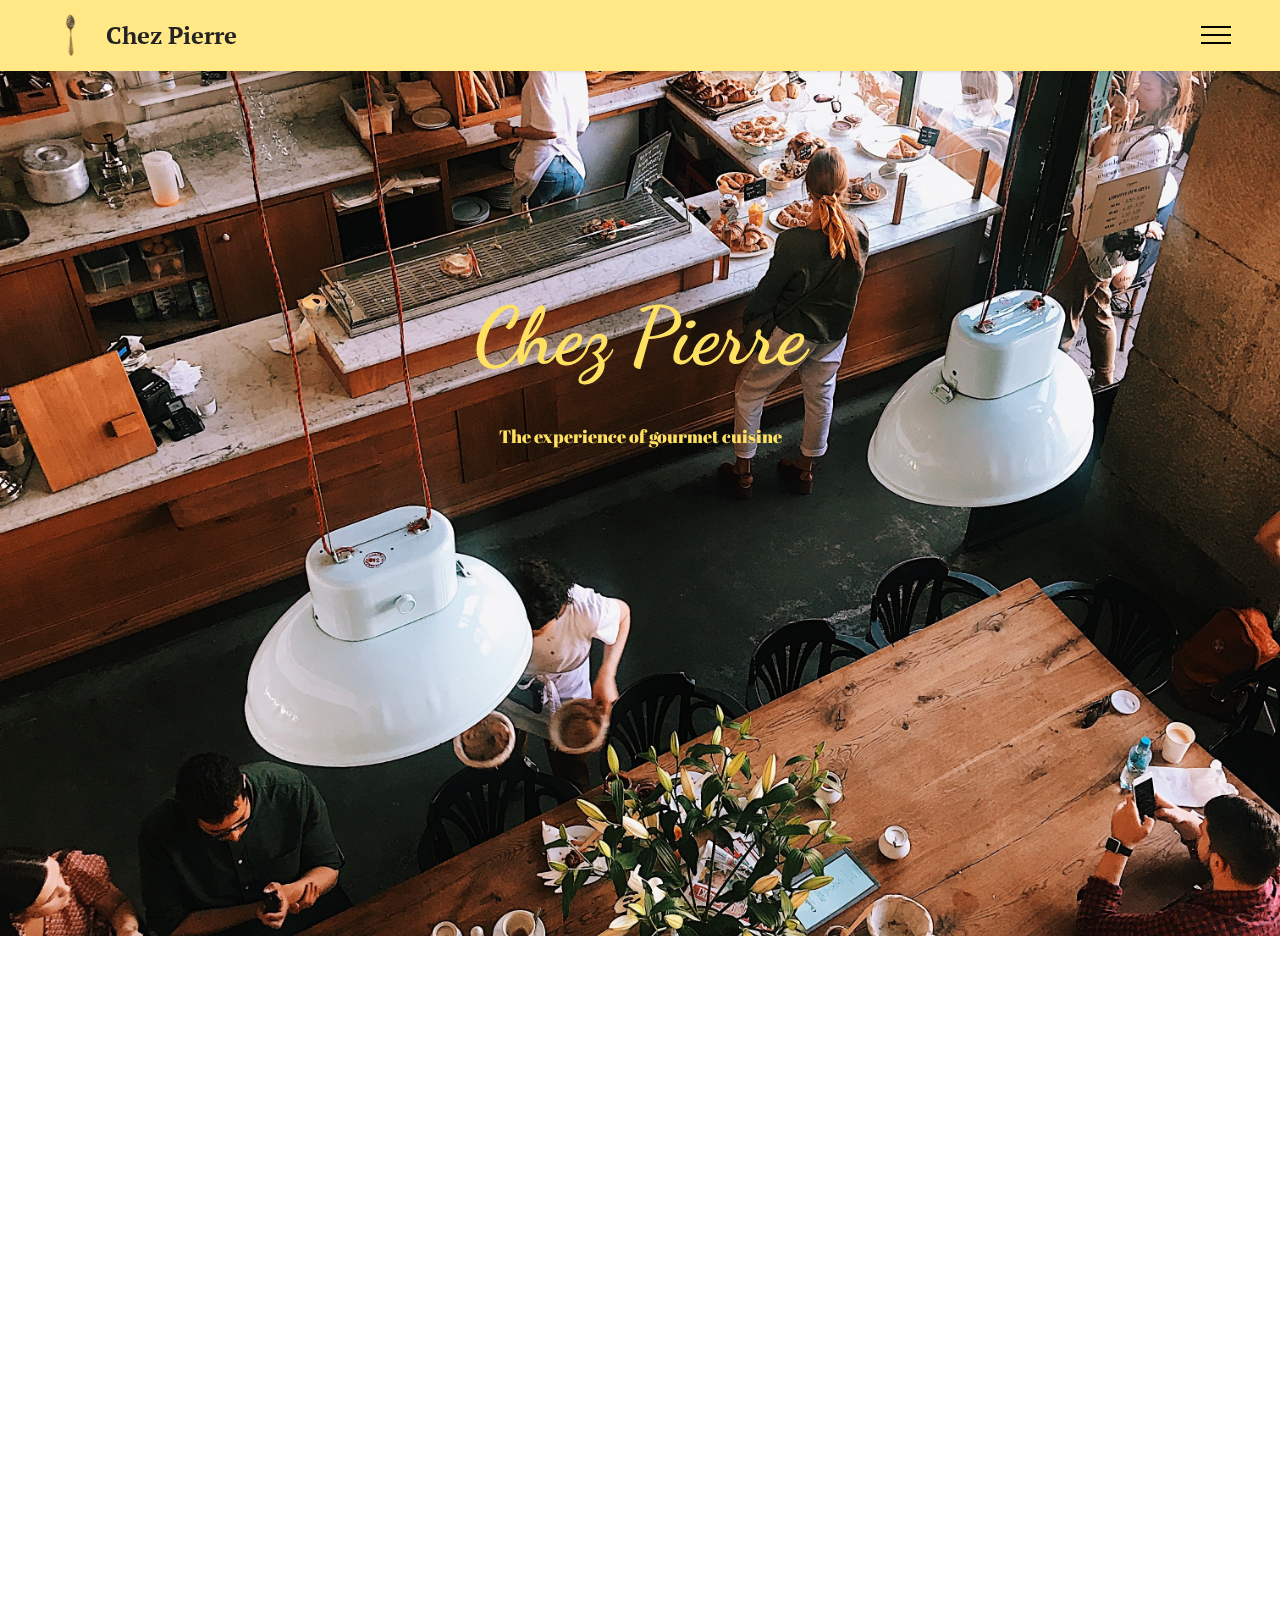
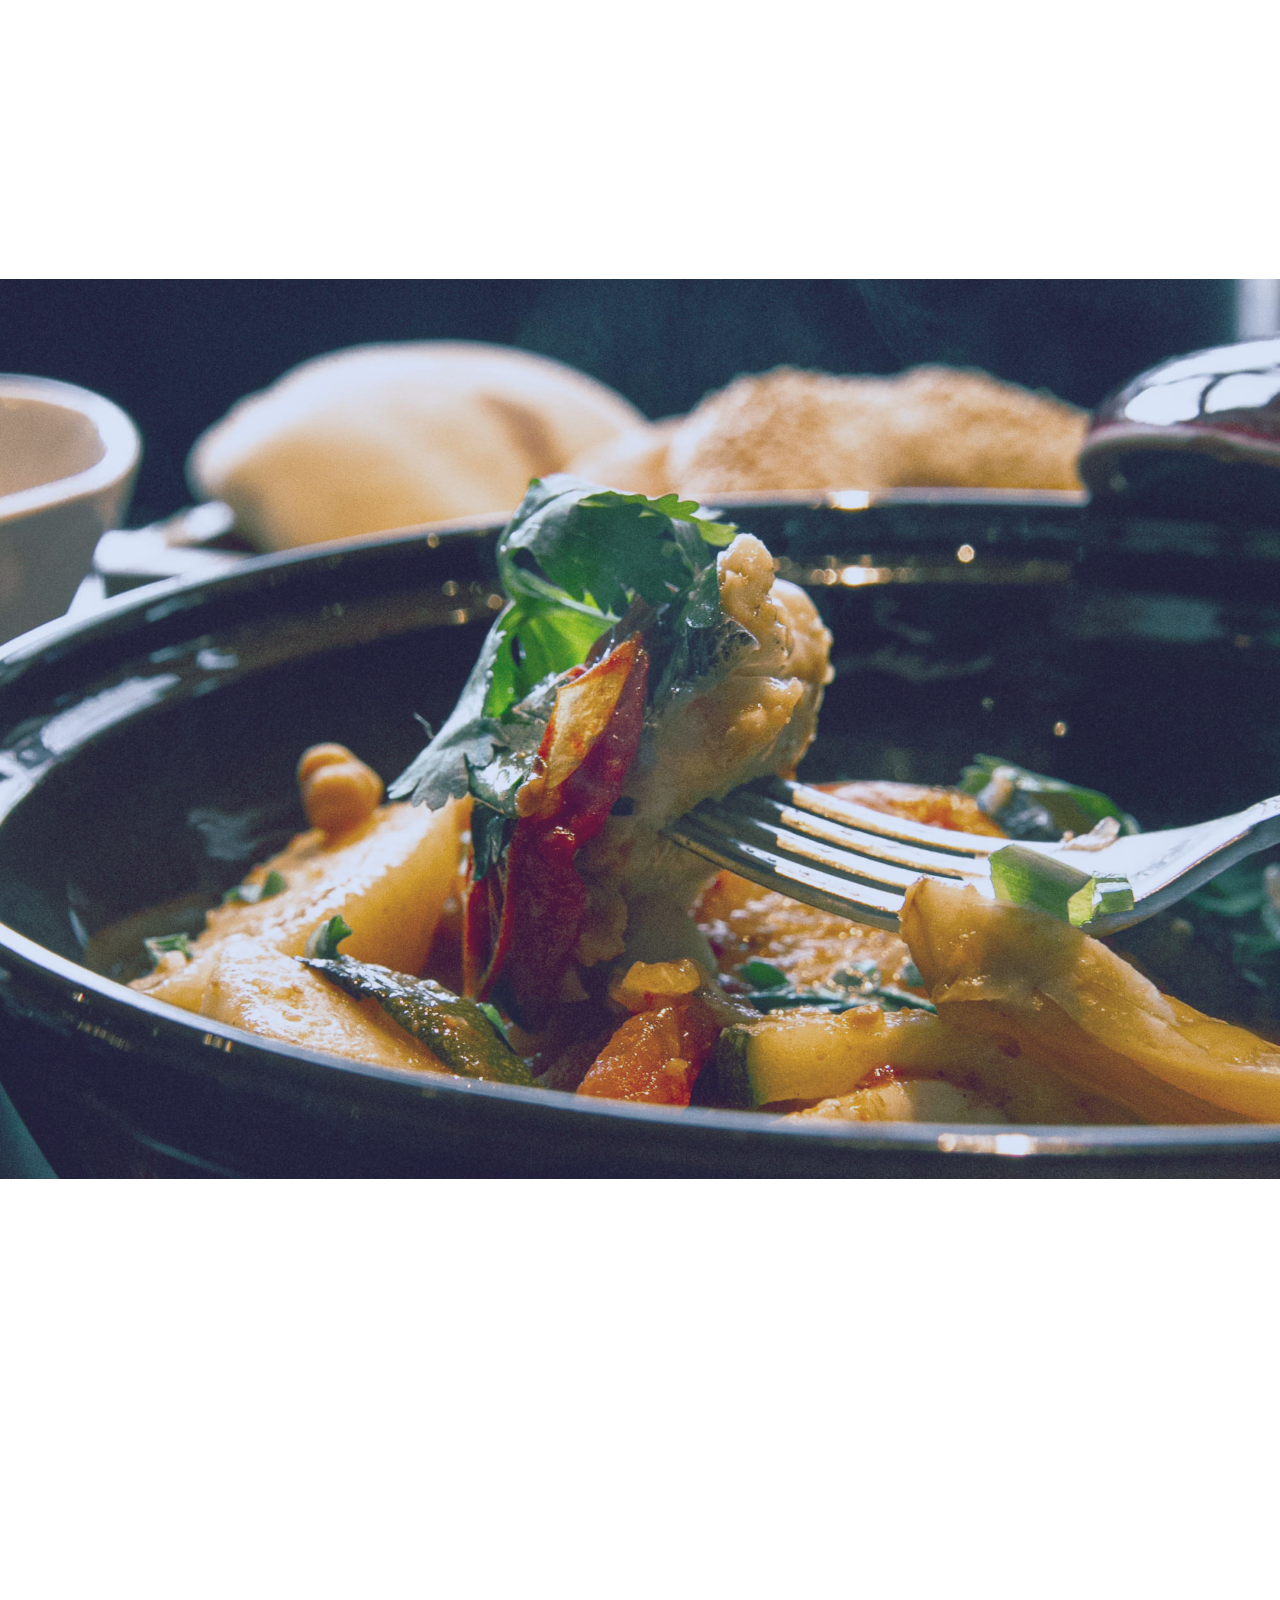
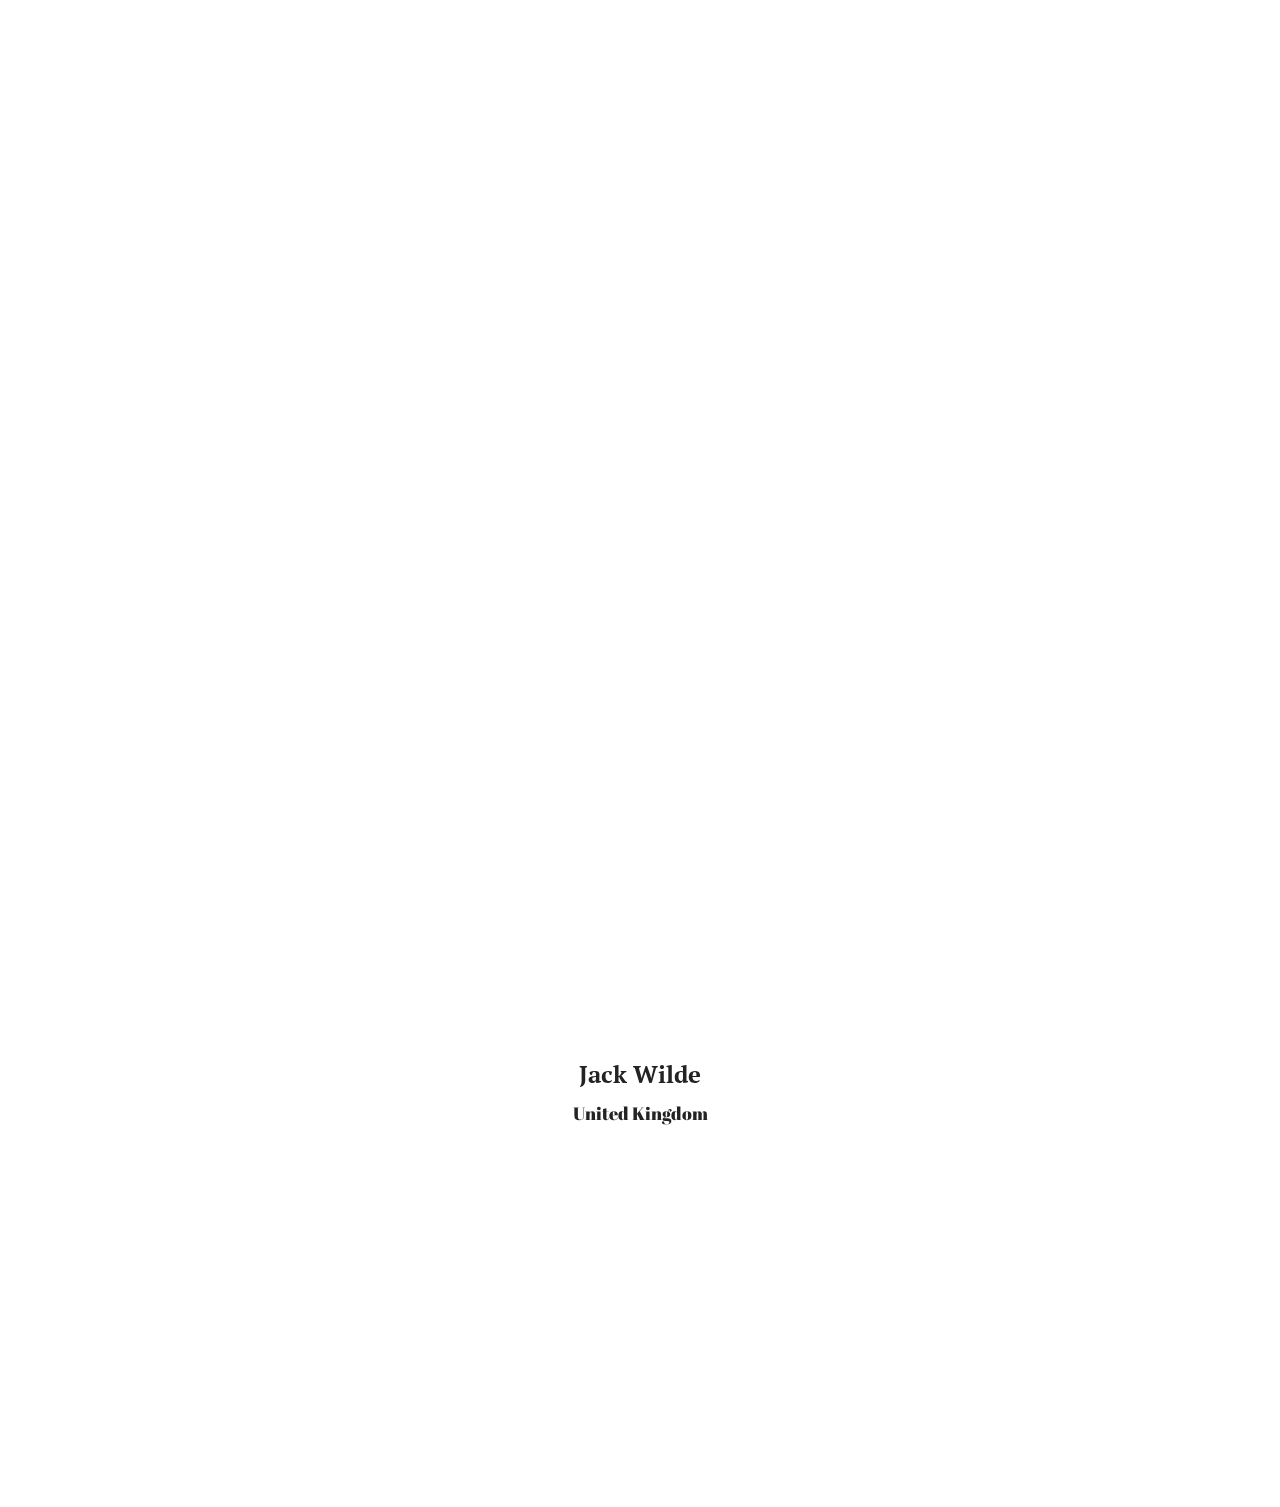
<file: index.html>
<!DOCTYPE html>
<html  >
<head>
  <!-- Site made with Mobirise Website Builder v5.2.0, https://mobirise.com -->
  <meta charset="UTF-8">
  <meta http-equiv="X-UA-Compatible" content="IE=edge">
  <meta name="generator" content="Mobirise v5.2.0, mobirise.com">
  <meta name="viewport" content="width=device-width, initial-scale=1, minimum-scale=1">
  <link rel="shortcut icon" href="assets/images/pexels-karolina-grabowska-4199096-96x136.png" type="image/x-icon">
  <meta name="description" content="">
  
  
  <title>index.html</title>
  <link rel="stylesheet" href="assets/web/assets/mobirise-icons2/mobirise2.css">
  <link rel="stylesheet" href="assets/web/assets/mobirise-icons-bold/mobirise-icons-bold.css">
  <link rel="stylesheet" href="assets/web/assets/mobirise-icons/mobirise-icons.css">
  <link rel="stylesheet" href="assets/tether/tether.min.css">
  <link rel="stylesheet" href="assets/bootstrap/css/bootstrap.min.css">
  <link rel="stylesheet" href="assets/bootstrap/css/bootstrap-grid.min.css">
  <link rel="stylesheet" href="assets/bootstrap/css/bootstrap-reboot.min.css">
  <link rel="stylesheet" href="assets/dropdown/css/style.css">
  <link rel="stylesheet" href="assets/animatecss/animate.css">
  <link rel="stylesheet" href="assets/socicon/css/styles.css">
  <link rel="stylesheet" href="assets/theme/css/style.css">
  <link rel="preload" as="style" href="assets/mobirise/css/mbr-additional.css"><link rel="stylesheet" href="assets/mobirise/css/mbr-additional.css" type="text/css">
  
  
  
  
</head>
<body>
  
  <section class="menu menu1 cid-sjfCgOHuP1" once="menu" id="menu1-1e">
    

    <nav class="navbar navbar-dropdown navbar-fixed-top collapsed">
        <div class="container-fluid">
            <div class="navbar-brand">
                <span class="navbar-logo">
                    <a href="index.html#header5-19">
                        <img src="assets/images/pexels-karolina-grabowska-4199096-96x136.png" alt="Mobirise" style="height: 4rem;">
                    </a>
                </span>
                <span class="navbar-caption-wrap"><a class="navbar-caption text-black text-primary display-7" href="index.html#header5-19">Chez Pierre</a></span>
            </div>
            <button class="navbar-toggler" type="button" data-toggle="collapse" data-target="#navbarSupportedContent" aria-controls="navbarNavAltMarkup" aria-expanded="false" aria-label="Toggle navigation">
                <div class="hamburger">
                    <span></span>
                    <span></span>
                    <span></span>
                    <span></span>
                </div>
            </button>
            <div class="collapse navbar-collapse" id="navbarSupportedContent">
                <ul class="navbar-nav nav-dropdown nav-right" data-app-modern-menu="true"><li class="nav-item"><a class="nav-link link text-black text-primary display-4" href="reservations.html#form4-18">Reservations</a></li>
                    <li class="nav-item"><a class="nav-link link text-black text-primary display-4" href="orders.html#header3-t">Order Now</a></li>
                    <li class="nav-item"><a class="nav-link link text-black text-primary display-4" href="aboutus.html#image1-m">About us</a>
                    </li><li class="nav-item"><a class="nav-link link text-black text-primary display-4" href="contact.html#contacts1-14">Contact</a></li></ul>
                <div class="icons-menu">
                    <a class="iconfont-wrapper" href="http://facebook.com" target="_blank">
                        <span class="p-2 mbr-iconfont socicon-facebook socicon"></span>
                    </a>
                    <a class="iconfont-wrapper" href="https://twitter.com" target="_blank">
                        <span class="p-2 mbr-iconfont socicon-twitter socicon"></span>
                    </a>
                    <a class="iconfont-wrapper" href="http://instagram.com" target="_blank">
                        <span class="p-2 mbr-iconfont socicon-instagram socicon"></span>
                    </a>
                    
                </div>
                
            </div>
        </div>
    </nav>
</section>

<section class="header5 cid-sjfBiPIPdi mbr-fullscreen mbr-parallax-background" id="header5-19">

    

    

    <div class="container-fluid">
        <div class="row justify-content-center">
            <div class="col-12 col-lg-4">
                <h1 class="mbr-section-title mbr-fonts-style mbr-white mb-3 display-1"><strong><br></strong><br><strong>Chez Pierre<br></strong></h1>
                <h2 class="mbr-section-subtitle mbr-fonts-style mbr-white mb-3 display-4"><br>The experience of gourmet cuisine<br><br></h2>
                <p class="mbr-text mbr-fonts-style mbr-white display-4">&nbsp; &nbsp; &nbsp; &nbsp; &nbsp; &nbsp; &nbsp; &nbsp; &nbsp; &nbsp; &nbsp; &nbsp; &nbsp; &nbsp; &nbsp; &nbsp; &nbsp; &nbsp; &nbsp;<br><br><br><br><br><br><br><br><br><br><br>&nbsp; &nbsp; &nbsp; &nbsp; &nbsp; &nbsp; &nbsp; &nbsp; &nbsp; &nbsp; &nbsp; &nbsp; &nbsp; &nbsp; &nbsp; &nbsp; &nbsp;<br><br><br>&nbsp; &nbsp; &nbsp; &nbsp; &nbsp; &nbsp; &nbsp; &nbsp; &nbsp; &nbsp; &nbsp; &nbsp; &nbsp; &nbsp; &nbsp; &nbsp; &nbsp; &nbsp; &nbsp; &nbsp; &nbsp; &nbsp; &nbsp; &nbsp; &nbsp; &nbsp; &nbsp; &nbsp; &nbsp; &nbsp; &nbsp; &nbsp; &nbsp; &nbsp; &nbsp; &nbsp; &nbsp; &nbsp; &nbsp; &nbsp; &nbsp; &nbsp; &nbsp; &nbsp; &nbsp; &nbsp; &nbsp; &nbsp; &nbsp; &nbsp;</p>
                
            </div>
        </div>
    </div>
</section>

<section class="header10 cid-sjktKUSDlY" id="header10-1v">

    

    

    <div class="align-center container-fluid">
        <div class="row justify-content-center">
            <div class="col-md-12 col-lg-9">
                <h1 class="mbr-section-title mbr-fonts-style mb-3 display-1">We invite you to an unforgettable gastronomical adventure...</h1>
                
                
                
            </div>
        </div>
    </div>
</section>

<section class="features1 cid-sjfBDt2jcH" id="features2-1b">

    

    
    <div class="container-fluid">
        <div class="row justify-content-center">
            <div class="col-12 col-md-6 col-lg-3">
                <div class="card-wrapper">
                    <div class="card-box align-center">
                        <a href="reservations.html#form4-18"><span class="mbr-iconfont mobi-mbri-contact-form mobi-mbri" style="color: rgb(230, 198, 59); fill: rgb(230, 198, 59);"></span></a>
                        <h4 class="card-title align-center mbr-black mbr-fonts-style display-7">
                            <strong>Join Our Waitlist</strong></h4>
                    </div>
                </div>
            </div>
            <div class="col-12 col-md-6 col-lg-3">
                <div class="card-wrapper">
                    <div class="card-box align-center">
                        <a href="orders.html#header3-t"><span class="mbr-iconfont mobi-mbri-shopping-bag mobi-mbri" style="color: rgb(230, 198, 59); fill: rgb(230, 198, 59);"></span></a>
                        <h4 class="card-title align-center mbr-black mbr-fonts-style display-7"><strong>Gourmet Delivery&nbsp;</strong></h4>
                    </div>
                </div>
            </div>
            
            
        </div>
    </div>
</section>

<section class="content11 cid-sjrUoLWA0m" id="content11-2s">
    
    <div class="container">
        <div class="row justify-content-center">
            <div class="col-md-12 col-lg-10">
                <div class="mbr-section-btn align-center"><a class="btn btn-warning display-4" href="location.html#map1-y"><span class="mbrib-pin mbr-iconfont mbr-iconfont-btn" style="font-size: 20px;"></span>Find us here</a></div>
            </div>
        </div>
    </div>
</section>

<section class="header6 cid-sjkvSJoK3Q mbr-fullscreen" id="header6-1w">

    

    <div class="mbr-overlay" style="opacity: 0.2; background-color: rgb(68, 121, 217);"></div>

    <div class="align-center container">
        <div class="row justify-content-center">
            <div class="col-12 col-lg-10">
                <h1 class="mbr-section-title mbr-fonts-style mbr-white mb-3 display-1"><strong>Season's specials</strong></h1>
                
                <p class="mbr-text mbr-white mbr-fonts-style display-7">
                    A fine selection of international dishes reinterpreted by our chef</p>
                <div class="mbr-section-btn mt-3"><a class="btn btn-warning display-4" href="specials.html#content5-2a">Discover</a></div>
            </div>
        </div>
    </div>
</section>

<section class="header7 cid-sjky1I1l3Z mbr-fullscreen mbr-parallax-background" id="header7-20">

    

    

    <div class="text-right container-fluid">
        <div class="row justify-content-center">
            <div class="col-12 col-lg-7">
                <h1 class="mbr-section-title mbr-fonts-style mb-3 display-1"><strong>Meet Our Team</strong></h1>
                
                <p class="mbr-text mbr-fonts-style display-7"><strong>
                    The exceptional creators of&nbsp;<em>Chez Pierre</em></strong></p>
                <div class="mbr-section-btn mt-3"><a class="btn btn-warning display-4" href="team.html#header16-2n">Get to know us</a></div>
            </div>
        </div>
    </div>
</section>

<section class="carousel slide testimonials-slider cid-sjlfnF1rm7" data-interval="false" id="testimonials-slider1-2e">
    
    

    

    <div class="container text-center">
        <h2 class="pb-5 mbr-fonts-style display-2">
            What Our Guests Say</h2>

        <div class="carousel slide" role="listbox" data-pause="true" data-keyboard="false" data-ride="carousel" data-interval="5000">
            <div class="carousel-inner">
                
                
            <div class="carousel-item">
                    <div class="user col-md-8">
                        <div class="user_image">
                            <img src="assets/images/pexels-chloe-kala-1043474-400x569.jpg" alt="">
                        </div>
                        <div class="user_text pb-3">
                            <p class="mbr-fonts-style display-7">Chez Pierre is an amazing location for any special gathering. The quality of their services and the exquisite dishes are definitely worth the wait. The unique atmosphere has certainly convinced me to return&nbsp;during my next stay in Nice!</p>
                        </div>
                        <div class="user_name mbr-bold pb-2 mbr-fonts-style display-7">Jack Wilde</div>
                        <div class="user_desk mbr-light mbr-fonts-style display-4">United Kingdom</div>
                    </div>
                </div><div class="carousel-item">
                    <div class="user col-md-8">
                        <div class="user_image">
                            <img src="assets/images/pexels-jessica-ticozzelli-4333559-400x240.jpeg" alt="">
                        </div>
                        <div class="user_text pb-3">
                            <p class="mbr-fonts-style display-7">My dinner at Chez Pierre was one of the most memorable experiences of my life! While the waiting list is rather long, the actual moments you enjoy there are unforgettable. A first-class restaurant with an extremely talented and creative chef! One of the best in the French Riviera!</p>
                        </div>
                        <div class="user_name mbr-bold pb-2 mbr-fonts-style display-7">Julie Bogart</div>
                        <div class="user_desk mbr-light mbr-fonts-style display-4">France</div>
                    </div>
                </div></div>

            <div class="carousel-controls">
                <a class="carousel-control-prev" role="button" data-slide="prev">
                  <span aria-hidden="true" class="mbri-arrow-prev mbr-iconfont"></span>
                  <span class="sr-only">Previous</span>
                </a>
                
                <a class="carousel-control-next" role="button" data-slide="next">
                  <span aria-hidden="true" class="mbri-arrow-next mbr-iconfont"></span>
                  <span class="sr-only">Next</span>
                </a>
            </div>
        </div>
    </div>
</section>

<section class="mbr-section content8 cid-sjllA3ptz2" id="content8-2k">

    

    <div class="container">
        <div class="media-container-row title">
            <div class="col-12 col-md-8">
                <div class="mbr-section-btn align-center"><a class="btn btn-warning display-4" href="clients.html#form1-2g">Submit your own review</a></div>
            </div>
        </div>
    </div>
</section>

<section class="footer3 cid-sjfCJ1hsAM" once="footers" id="footer3-1g">

    

    

    <div class="container-fluid">
        <div class="media-container-row align-center mbr-white">
            <div class="row row-links">
                <ul class="foot-menu">
                    
                    
                    
                    
                    
                <li class="foot-menu-item mbr-fonts-style display-7">
                        <a class="text-black text-primary" href="aboutus.html#image1-m">About us</a>
                    </li><li class="foot-menu-item mbr-fonts-style display-7"><a class="text-black text-primary" href="contact.html#contacts1-14">Contact</a>&nbsp;&nbsp;</li></ul>
            </div>
            <div class="row social-row">
                <div class="social-list align-right pb-2">
                    
                    
                    
                    
                    
                    
                <div class="soc-item">
                        <a href="https://twitter.com" target="_blank">
                            <span class="mbr-iconfont mbr-iconfont-social socicon-twitter socicon" style="color: rgb(17, 17, 17); fill: rgb(17, 17, 17);"></span>
                        </a>
                    </div><div class="soc-item">
                        <a href="https://www.facebook.com" target="_blank">
                            <span class="mbr-iconfont mbr-iconfont-social socicon-facebook socicon" style="color: rgb(17, 17, 17); fill: rgb(17, 17, 17);"></span>
                        </a>
                    </div><div class="soc-item">
                        <a href="https://www.youtube.com" target="_blank">
                            <span class="mbr-iconfont mbr-iconfont-social socicon-youtube socicon" style="color: rgb(17, 17, 17); fill: rgb(17, 17, 17);"></span>
                        </a>
                    </div></div>
            </div>
            <div class="row row-copirayt">
                <p class="mbr-text mb-0 mbr-fonts-style mbr-white align-center display-4">©Copyright <em>Chez Pierre</em> 2020<br>©Photographs courtesy of pexels.com&nbsp;<br></p>
            </div>
        </div>
    </div>
</section><section style="background-color: #fff; font-family: -apple-system, BlinkMacSystemFont, 'Segoe UI', 'Roboto', 'Helvetica Neue', Arial, sans-serif; color:#aaa; font-size:12px; padding: 0; align-items: center; display: flex;"><a href="https://mobirise.site/l" style="flex: 1 1; height: 3rem; padding-left: 1rem;"></a><p style="flex: 0 0 auto; margin:0; padding-right:1rem;">How to set up a free site - <a href="https://mobirise.site/x" style="color:#aaa;">Look at here</a></p></section><script src="assets/web/assets/jquery/jquery.min.js"></script>  <script src="assets/popper/popper.min.js"></script>  <script src="assets/tether/tether.min.js"></script>  <script src="assets/bootstrap/js/bootstrap.min.js"></script>  <script src="assets/smoothscroll/smooth-scroll.js"></script>  <script src="assets/dropdown/js/nav-dropdown.js"></script>  <script src="assets/dropdown/js/navbar-dropdown.js"></script>  <script src="assets/touchswipe/jquery.touch-swipe.min.js"></script>  <script src="assets/viewportchecker/jquery.viewportchecker.js"></script>  <script src="assets/parallax/jarallax.min.js"></script>  <script src="assets/bootstrapcarouselswipe/bootstrap-carousel-swipe.js"></script>  <script src="assets/mbr-testimonials-slider/mbr-testimonials-slider.js"></script>  <script src="assets/theme/js/script.js"></script>  
  
  
 <div id="scrollToTop" class="scrollToTop mbr-arrow-up"><a style="text-align: center;"><i class="mbr-arrow-up-icon mbr-arrow-up-icon-cm cm-icon cm-icon-smallarrow-up"></i></a></div>
    <input name="animation" type="hidden">
  </body>
</html>
</file>
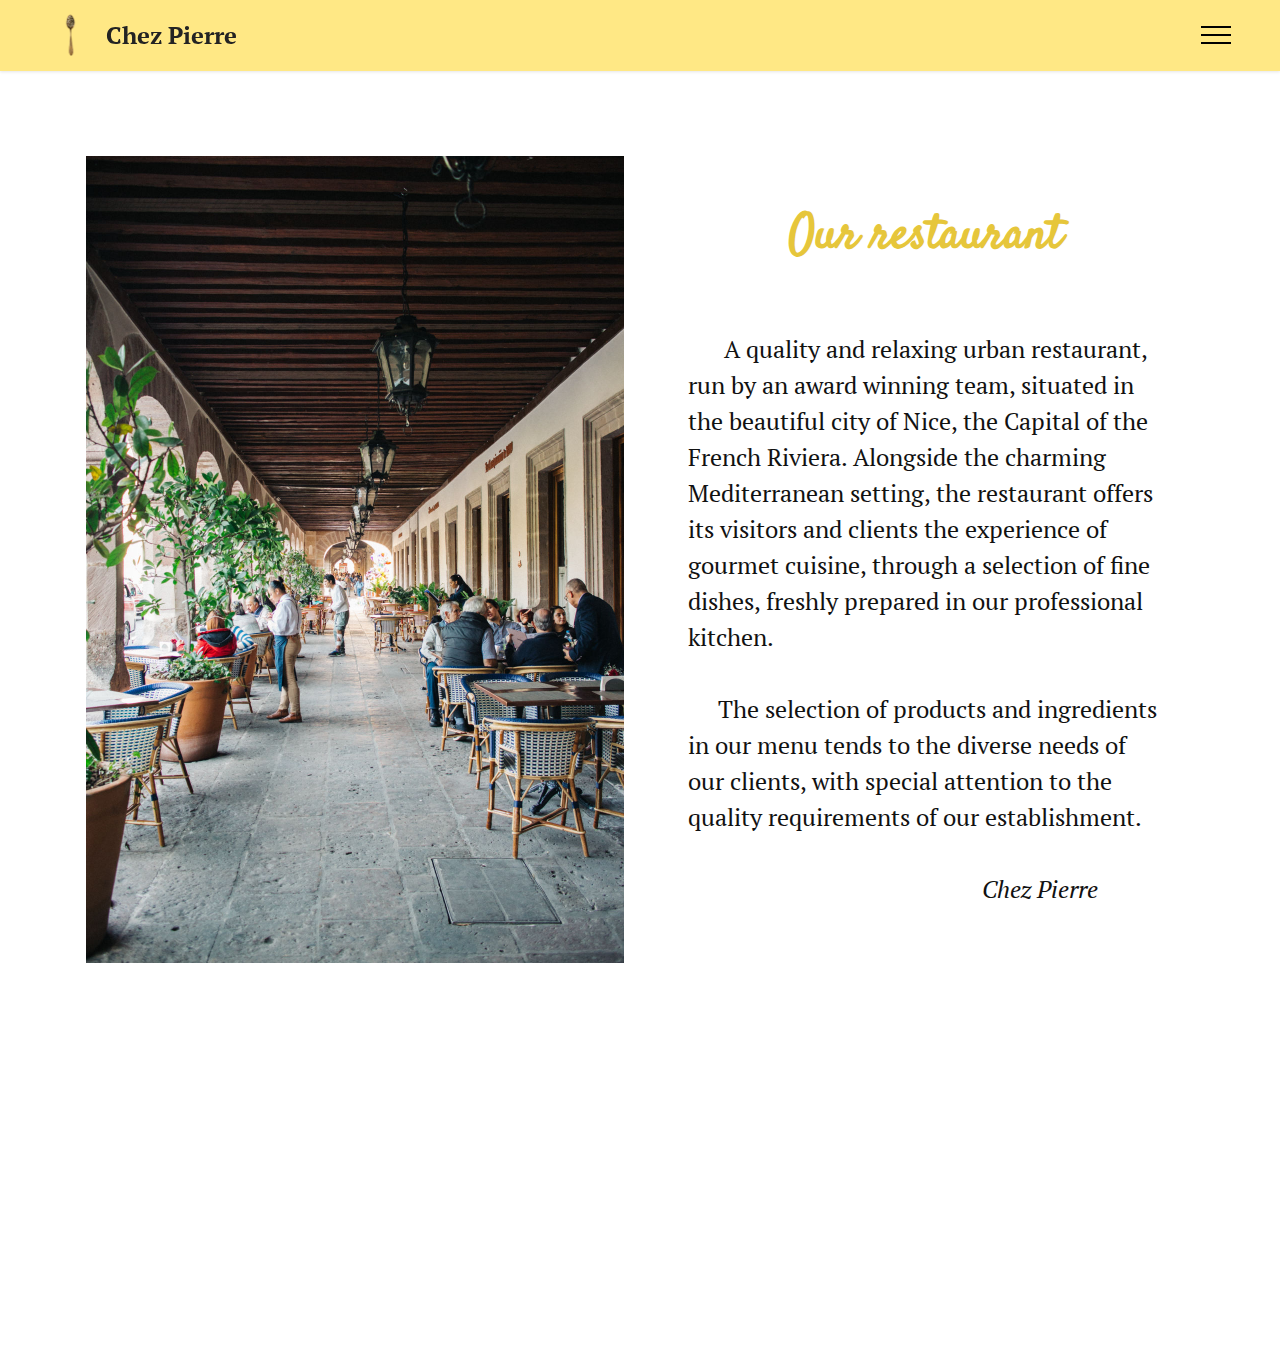
<file: aboutus.html>
<!DOCTYPE html>
<html  >
<head>
  <!-- Site made with Mobirise Website Builder v5.2.0, https://mobirise.com -->
  <meta charset="UTF-8">
  <meta http-equiv="X-UA-Compatible" content="IE=edge">
  <meta name="generator" content="Mobirise v5.2.0, mobirise.com">
  <meta name="viewport" content="width=device-width, initial-scale=1, minimum-scale=1">
  <link rel="shortcut icon" href="assets/images/pexels-karolina-grabowska-4199096-96x136.png" type="image/x-icon">
  <meta name="description" content="">
  
  
  <title>About us</title>
  <link rel="stylesheet" href="assets/tether/tether.min.css">
  <link rel="stylesheet" href="assets/bootstrap/css/bootstrap.min.css">
  <link rel="stylesheet" href="assets/bootstrap/css/bootstrap-grid.min.css">
  <link rel="stylesheet" href="assets/bootstrap/css/bootstrap-reboot.min.css">
  <link rel="stylesheet" href="assets/animatecss/animate.css">
  <link rel="stylesheet" href="assets/dropdown/css/style.css">
  <link rel="stylesheet" href="assets/socicon/css/styles.css">
  <link rel="stylesheet" href="assets/theme/css/style.css">
  <link rel="preload" as="style" href="assets/mobirise/css/mbr-additional.css"><link rel="stylesheet" href="assets/mobirise/css/mbr-additional.css" type="text/css">
  
  
  
  
</head>
<body>
  
  <section class="menu menu1 cid-sjfCgOHuP1" once="menu" id="menu1-1e">
    

    <nav class="navbar navbar-dropdown navbar-fixed-top collapsed">
        <div class="container-fluid">
            <div class="navbar-brand">
                <span class="navbar-logo">
                    <a href="index.html#header5-19">
                        <img src="assets/images/pexels-karolina-grabowska-4199096-96x136.png" alt="Mobirise" style="height: 4rem;">
                    </a>
                </span>
                <span class="navbar-caption-wrap"><a class="navbar-caption text-black text-primary display-7" href="index.html#header5-19">Chez Pierre</a></span>
            </div>
            <button class="navbar-toggler" type="button" data-toggle="collapse" data-target="#navbarSupportedContent" aria-controls="navbarNavAltMarkup" aria-expanded="false" aria-label="Toggle navigation">
                <div class="hamburger">
                    <span></span>
                    <span></span>
                    <span></span>
                    <span></span>
                </div>
            </button>
            <div class="collapse navbar-collapse" id="navbarSupportedContent">
                <ul class="navbar-nav nav-dropdown nav-right" data-app-modern-menu="true"><li class="nav-item"><a class="nav-link link text-black text-primary display-4" href="reservations.html#form4-18">Reservations</a></li>
                    <li class="nav-item"><a class="nav-link link text-black text-primary display-4" href="orders.html#header3-t">Order Now</a></li>
                    <li class="nav-item"><a class="nav-link link text-black text-primary display-4" href="aboutus.html#image1-m">About us</a>
                    </li><li class="nav-item"><a class="nav-link link text-black text-primary display-4" href="contact.html#contacts1-14">Contact</a></li></ul>
                <div class="icons-menu">
                    <a class="iconfont-wrapper" href="http://facebook.com" target="_blank">
                        <span class="p-2 mbr-iconfont socicon-facebook socicon"></span>
                    </a>
                    <a class="iconfont-wrapper" href="https://twitter.com" target="_blank">
                        <span class="p-2 mbr-iconfont socicon-twitter socicon"></span>
                    </a>
                    <a class="iconfont-wrapper" href="http://instagram.com" target="_blank">
                        <span class="p-2 mbr-iconfont socicon-instagram socicon"></span>
                    </a>
                    
                </div>
                
            </div>
        </div>
    </nav>
</section>

<section class="image1 cid-sjeCcqFXBi" id="image1-m">
    

    

    <div class="container">
        <div class="row align-items-center">
            <div class="col-12 col-lg-6">
                <div class="image-wrapper">
                    <img src="assets/images/pexels-monserrat-sold-1560657-1076x1614.jpg" alt="Mobirise">
                    <p class="mbr-description mbr-fonts-style pt-2 align-center display-4"><strong>
                    29 Rue d'Angleterre, Nice</strong></p>
                </div>
            </div>
            <div class="col-12 col-lg">
                <div class="text-wrapper">
                    <h3 class="mbr-section-title mbr-fonts-style mb-3 display-2"><strong>Our restaurant</strong><br><br></h3>
                    <p class="mbr-text mbr-fonts-style display-7">&nbsp; &nbsp; &nbsp; A quality and relaxing urban restaurant, run by an award winning team, situated in the beautiful city of Nice, the Capital of the French Riviera. Alongside the charming Mediterranean setting, the restaurant offers its visitors and clients the experience of gourmet cuisine, through a selection of fine dishes, freshly prepared in our professional kitchen.<br>
<br>&nbsp; &nbsp; &nbsp;The selection of products and ingredients in our menu tends to the diverse needs of our clients, with special attention to the quality requirements of our establishment.<br><br>&nbsp; &nbsp; &nbsp; &nbsp; &nbsp; &nbsp; &nbsp; &nbsp; &nbsp; &nbsp; &nbsp; &nbsp; &nbsp; &nbsp; &nbsp; &nbsp; &nbsp; &nbsp; &nbsp; &nbsp; &nbsp; &nbsp; &nbsp; &nbsp; &nbsp;<em>Chez Pierre</em>&nbsp;<br><br></p>
                </div>
            </div>
        </div>
    </div>
</section>

<section class="footer3 cid-sjfCJ1hsAM" once="footers" id="footer3-1g">

    

    

    <div class="container-fluid">
        <div class="media-container-row align-center mbr-white">
            <div class="row row-links">
                <ul class="foot-menu">
                    
                    
                    
                    
                    
                <li class="foot-menu-item mbr-fonts-style display-7">
                        <a class="text-black text-primary" href="aboutus.html#image1-m">About us</a>
                    </li><li class="foot-menu-item mbr-fonts-style display-7"><a class="text-black text-primary" href="contact.html#contacts1-14">Contact</a>&nbsp;&nbsp;</li></ul>
            </div>
            <div class="row social-row">
                <div class="social-list align-right pb-2">
                    
                    
                    
                    
                    
                    
                <div class="soc-item">
                        <a href="https://twitter.com" target="_blank">
                            <span class="mbr-iconfont mbr-iconfont-social socicon-twitter socicon" style="color: rgb(17, 17, 17); fill: rgb(17, 17, 17);"></span>
                        </a>
                    </div><div class="soc-item">
                        <a href="https://www.facebook.com" target="_blank">
                            <span class="mbr-iconfont mbr-iconfont-social socicon-facebook socicon" style="color: rgb(17, 17, 17); fill: rgb(17, 17, 17);"></span>
                        </a>
                    </div><div class="soc-item">
                        <a href="https://www.youtube.com" target="_blank">
                            <span class="mbr-iconfont mbr-iconfont-social socicon-youtube socicon" style="color: rgb(17, 17, 17); fill: rgb(17, 17, 17);"></span>
                        </a>
                    </div></div>
            </div>
            <div class="row row-copirayt">
                <p class="mbr-text mb-0 mbr-fonts-style mbr-white align-center display-4">©Copyright <em>Chez Pierre</em> 2020<br>©Photographs courtesy of pexels.com&nbsp;<br></p>
            </div>
        </div>
    </div>
</section><section style="background-color: #fff; font-family: -apple-system, BlinkMacSystemFont, 'Segoe UI', 'Roboto', 'Helvetica Neue', Arial, sans-serif; color:#aaa; font-size:12px; padding: 0; align-items: center; display: flex;"><a href="https://mobirise.site/s" style="flex: 1 1; height: 3rem; padding-left: 1rem;"></a><p style="flex: 0 0 auto; margin:0; padding-right:1rem;">Build a website - <a href="https://mobirise.site/v" style="color:#aaa;">Click for more</a></p></section><script src="assets/web/assets/jquery/jquery.min.js"></script>  <script src="assets/popper/popper.min.js"></script>  <script src="assets/tether/tether.min.js"></script>  <script src="assets/bootstrap/js/bootstrap.min.js"></script>  <script src="assets/smoothscroll/smooth-scroll.js"></script>  <script src="assets/viewportchecker/jquery.viewportchecker.js"></script>  <script src="assets/dropdown/js/nav-dropdown.js"></script>  <script src="assets/dropdown/js/navbar-dropdown.js"></script>  <script src="assets/touchswipe/jquery.touch-swipe.min.js"></script>  <script src="assets/theme/js/script.js"></script>  
  
  
 <div id="scrollToTop" class="scrollToTop mbr-arrow-up"><a style="text-align: center;"><i class="mbr-arrow-up-icon mbr-arrow-up-icon-cm cm-icon cm-icon-smallarrow-up"></i></a></div>
    <input name="animation" type="hidden">
  </body>
</html>
</file>
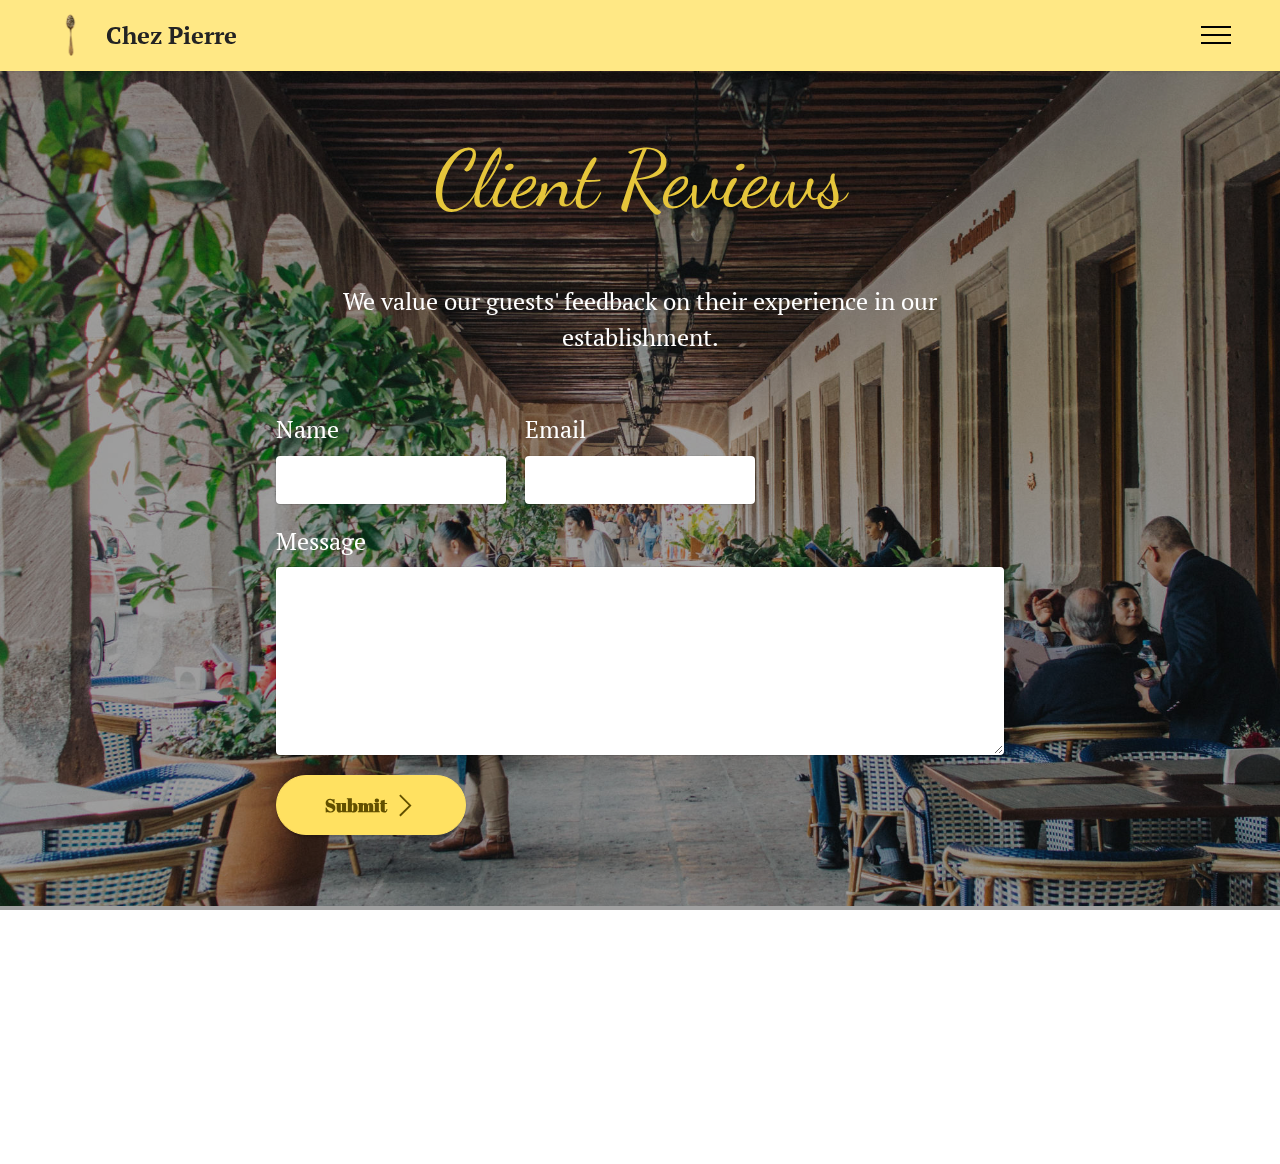
<file: clients.html>
<!DOCTYPE html>
<html  >
<head>
  <!-- Site made with Mobirise Website Builder v5.2.0, https://mobirise.com -->
  <meta charset="UTF-8">
  <meta http-equiv="X-UA-Compatible" content="IE=edge">
  <meta name="generator" content="Mobirise v5.2.0, mobirise.com">
  <meta name="viewport" content="width=device-width, initial-scale=1, minimum-scale=1">
  <link rel="shortcut icon" href="assets/images/pexels-karolina-grabowska-4199096-96x136.png" type="image/x-icon">
  <meta name="description" content="">
  
  
  <title>Clients</title>
  <link rel="stylesheet" href="assets/web/assets/mobirise-icons2/mobirise2.css">
  <link rel="stylesheet" href="assets/tether/tether.min.css">
  <link rel="stylesheet" href="assets/bootstrap/css/bootstrap.min.css">
  <link rel="stylesheet" href="assets/bootstrap/css/bootstrap-grid.min.css">
  <link rel="stylesheet" href="assets/bootstrap/css/bootstrap-reboot.min.css">
  <link rel="stylesheet" href="assets/dropdown/css/style.css">
  <link rel="stylesheet" href="assets/animatecss/animate.css">
  <link rel="stylesheet" href="assets/socicon/css/styles.css">
  <link rel="stylesheet" href="assets/theme/css/style.css">
  <link rel="preload" as="style" href="assets/mobirise/css/mbr-additional.css"><link rel="stylesheet" href="assets/mobirise/css/mbr-additional.css" type="text/css">
  
  
  
  
</head>
<body>
  
  <section class="menu menu1 cid-sjfCgOHuP1" once="menu" id="menu1-27">
    

    <nav class="navbar navbar-dropdown navbar-fixed-top collapsed">
        <div class="container-fluid">
            <div class="navbar-brand">
                <span class="navbar-logo">
                    <a href="index.html#header5-19">
                        <img src="assets/images/pexels-karolina-grabowska-4199096-96x136.png" alt="Mobirise" style="height: 4rem;">
                    </a>
                </span>
                <span class="navbar-caption-wrap"><a class="navbar-caption text-black text-primary display-7" href="index.html#header5-19">Chez Pierre</a></span>
            </div>
            <button class="navbar-toggler" type="button" data-toggle="collapse" data-target="#navbarSupportedContent" aria-controls="navbarNavAltMarkup" aria-expanded="false" aria-label="Toggle navigation">
                <div class="hamburger">
                    <span></span>
                    <span></span>
                    <span></span>
                    <span></span>
                </div>
            </button>
            <div class="collapse navbar-collapse" id="navbarSupportedContent">
                <ul class="navbar-nav nav-dropdown nav-right" data-app-modern-menu="true"><li class="nav-item"><a class="nav-link link text-black text-primary display-4" href="reservations.html#form4-18">Reservations</a></li>
                    <li class="nav-item"><a class="nav-link link text-black text-primary display-4" href="orders.html#header3-t">Order Now</a></li>
                    <li class="nav-item"><a class="nav-link link text-black text-primary display-4" href="aboutus.html#image1-m">About us</a>
                    </li><li class="nav-item"><a class="nav-link link text-black text-primary display-4" href="contact.html#contacts1-14">Contact</a></li></ul>
                <div class="icons-menu">
                    <a class="iconfont-wrapper" href="http://facebook.com" target="_blank">
                        <span class="p-2 mbr-iconfont socicon-facebook socicon"></span>
                    </a>
                    <a class="iconfont-wrapper" href="https://twitter.com" target="_blank">
                        <span class="p-2 mbr-iconfont socicon-twitter socicon"></span>
                    </a>
                    <a class="iconfont-wrapper" href="http://instagram.com" target="_blank">
                        <span class="p-2 mbr-iconfont socicon-instagram socicon"></span>
                    </a>
                    
                </div>
                
            </div>
        </div>
    </nav>
</section>

<section class="mbr-section form1 cid-sjlih6nHNG mbr-parallax-background" id="form1-2g">

    

    <div class="mbr-overlay" style="opacity: 0.4; background-color: rgb(17, 17, 17);">
    </div>
    <div class="container">
        <div class="row justify-content-center">
            <div class="title col-12 col-lg-8">
                <h2 class="mbr-section-title align-center pb-3 mbr-fonts-style display-1">Client Reviews<br></h2>
                <h3 class="mbr-section-subtitle align-center mbr-light pb-3 mbr-fonts-style display-7">
                    <br>We value our guests' feedback on their experience in our establishment.<br></h3>
            </div>
        </div>
    </div>
    <div class="container">
        <div class="row justify-content-center">
            <div class="media-container-column col-lg-8" data-form-type="formoid">
                <!---Formbuilder Form--->
                <form action="https://mobirise.eu/" method="POST" class="mbr-form form-with-styler" data-form-title="Mobirise Form"><input type="hidden" name="email" data-form-email="true" value="FDFXArqNtHr+jNCiAK7gl6+hTiPhpc/mWXharUuVFZm7JG4/Oi7KCTGwlIVkTiQg6uf96nbkFf4P9IXJQjjzzE441JmWbgb5/V7BWOUaxEOhnTT+60xW7VEHXR/tzpe1">
                    <div class="row">
                        <div hidden="hidden" data-form-alert="" class="alert alert-success col-12">Thank you for filling out the form! Your review will help us improve our services!</div>
                        <div hidden="hidden" data-form-alert-danger="" class="alert alert-danger col-12">
                        </div>
                    </div>
                    <div class="dragArea row">
                        <div class="col-md-4  form-group" data-for="name">
                            <label for="name-form1-2g" class="form-control-label mbr-fonts-style display-7">Name</label>
                            <input type="text" name="name" data-form-field="Name" required="required" class="form-control display-7" id="name-form1-2g">
                        </div>
                        <div class="col-md-4  form-group" data-for="email">
                            <label for="email-form1-2g" class="form-control-label mbr-fonts-style display-7">Email</label>
                            <input type="email" name="email" data-form-field="Email" required="required" class="form-control display-7" id="email-form1-2g">
                        </div>
                        
                        <div data-for="message" class="col-md-12 form-group">
                            <label for="message-form1-2g" class="form-control-label mbr-fonts-style display-7">Message</label>
                            <textarea name="message" data-form-field="Message" class="form-control display-7" id="message-form1-2g"></textarea>
                        </div>
                        <div class="col-md-12 input-group-btn align-center"><button type="submit" class="btn btn-form btn-warning display-4" href="reviews.html#content4-2j"><span class="mobi-mbri mobi-mbri-arrow-next mbr-iconfont mbr-iconfont-btn"></span>Submit</button></div>
                    </div>
                </form><!---Formbuilder Form--->
            </div>
        </div>
    </div>
</section>

<section class="footer3 cid-sjfCJ1hsAM" once="footers" id="footer3-28">

    

    

    <div class="container-fluid">
        <div class="media-container-row align-center mbr-white">
            <div class="row row-links">
                <ul class="foot-menu">
                    
                    
                    
                    
                    
                <li class="foot-menu-item mbr-fonts-style display-7">
                        <a class="text-black text-primary" href="aboutus.html#image1-m">About us</a>
                    </li><li class="foot-menu-item mbr-fonts-style display-7"><a class="text-black text-primary" href="contact.html#contacts1-14">Contact</a>&nbsp;&nbsp;</li></ul>
            </div>
            <div class="row social-row">
                <div class="social-list align-right pb-2">
                    
                    
                    
                    
                    
                    
                <div class="soc-item">
                        <a href="https://twitter.com" target="_blank">
                            <span class="mbr-iconfont mbr-iconfont-social socicon-twitter socicon" style="color: rgb(17, 17, 17); fill: rgb(17, 17, 17);"></span>
                        </a>
                    </div><div class="soc-item">
                        <a href="https://www.facebook.com" target="_blank">
                            <span class="mbr-iconfont mbr-iconfont-social socicon-facebook socicon" style="color: rgb(17, 17, 17); fill: rgb(17, 17, 17);"></span>
                        </a>
                    </div><div class="soc-item">
                        <a href="https://www.youtube.com" target="_blank">
                            <span class="mbr-iconfont mbr-iconfont-social socicon-youtube socicon" style="color: rgb(17, 17, 17); fill: rgb(17, 17, 17);"></span>
                        </a>
                    </div></div>
            </div>
            <div class="row row-copirayt">
                <p class="mbr-text mb-0 mbr-fonts-style mbr-white align-center display-4">©Copyright <em>Chez Pierre</em> 2020<br>©Photographs courtesy of pexels.com&nbsp;<br></p>
            </div>
        </div>
    </div>
</section><section style="background-color: #fff; font-family: -apple-system, BlinkMacSystemFont, 'Segoe UI', 'Roboto', 'Helvetica Neue', Arial, sans-serif; color:#aaa; font-size:12px; padding: 0; align-items: center; display: flex;"><a href="https://mobirise.site/z" style="flex: 1 1; height: 3rem; padding-left: 1rem;"></a><p style="flex: 0 0 auto; margin:0; padding-right:1rem;"><a href="https://mobirise.site" style="color:#aaa;">mobirise.com</a> simple web maker</p></section><script src="assets/web/assets/jquery/jquery.min.js"></script>  <script src="assets/popper/popper.min.js"></script>  <script src="assets/tether/tether.min.js"></script>  <script src="assets/bootstrap/js/bootstrap.min.js"></script>  <script src="assets/smoothscroll/smooth-scroll.js"></script>  <script src="assets/dropdown/js/nav-dropdown.js"></script>  <script src="assets/dropdown/js/navbar-dropdown.js"></script>  <script src="assets/touchswipe/jquery.touch-swipe.min.js"></script>  <script src="assets/viewportchecker/jquery.viewportchecker.js"></script>  <script src="assets/parallax/jarallax.min.js"></script>  <script src="assets/theme/js/script.js"></script>  <script src="assets/formoid/formoid.min.js"></script>  
  
  
 <div id="scrollToTop" class="scrollToTop mbr-arrow-up"><a style="text-align: center;"><i class="mbr-arrow-up-icon mbr-arrow-up-icon-cm cm-icon cm-icon-smallarrow-up"></i></a></div>
    <input name="animation" type="hidden">
  </body>
</html>
</file>
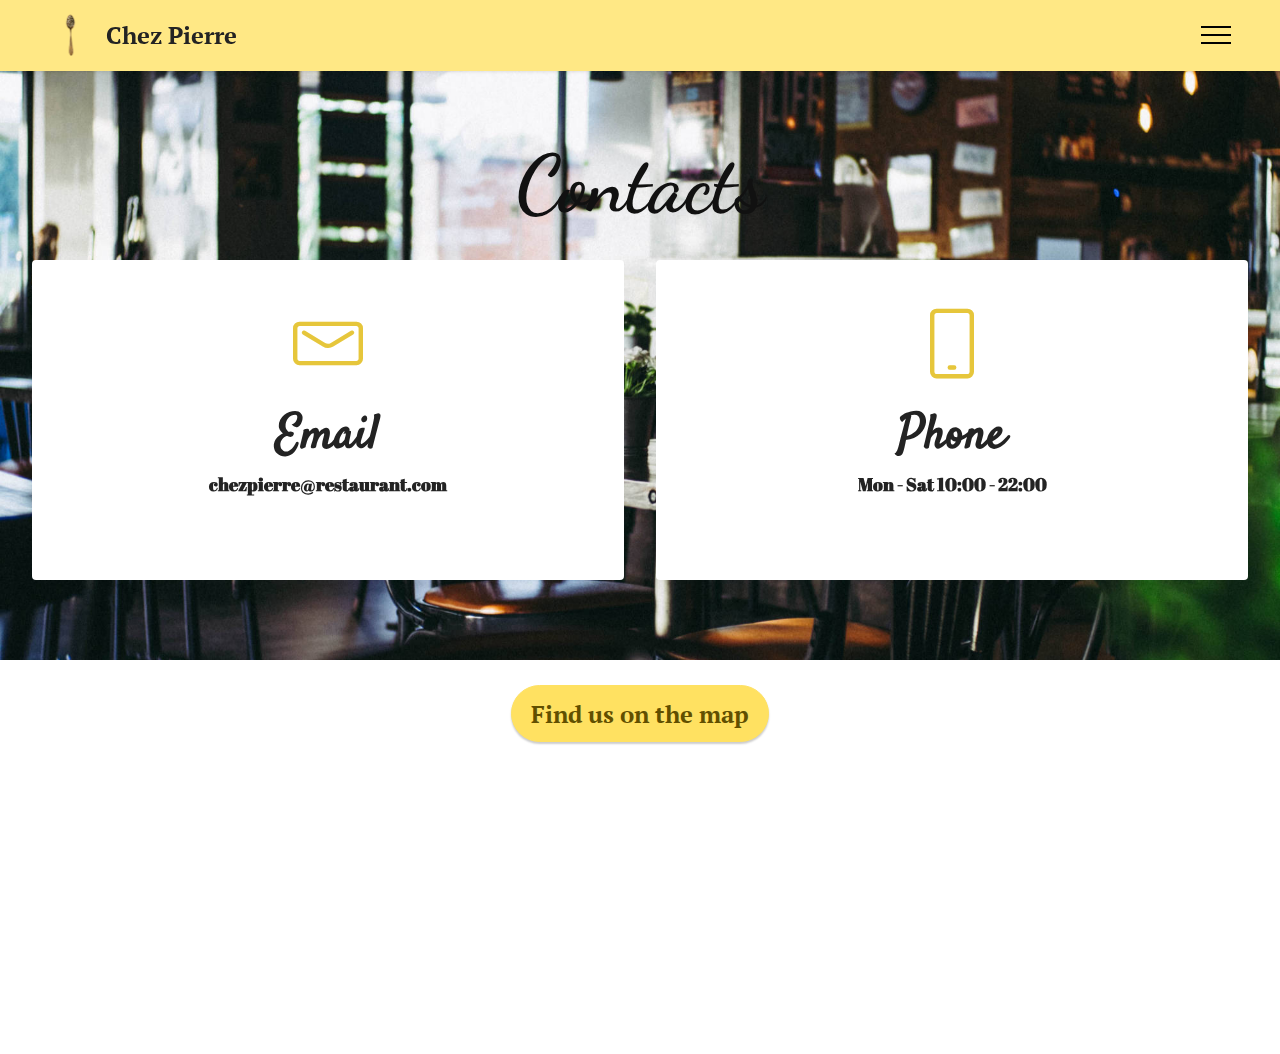
<file: contact.html>
<!DOCTYPE html>
<html  >
<head>
  <!-- Site made with Mobirise Website Builder v5.2.0, https://mobirise.com -->
  <meta charset="UTF-8">
  <meta http-equiv="X-UA-Compatible" content="IE=edge">
  <meta name="generator" content="Mobirise v5.2.0, mobirise.com">
  <meta name="viewport" content="width=device-width, initial-scale=1, minimum-scale=1">
  <link rel="shortcut icon" href="assets/images/pexels-karolina-grabowska-4199096-96x136.png" type="image/x-icon">
  <meta name="description" content="">
  
  
  <title>Contact</title>
  <link rel="stylesheet" href="assets/web/assets/mobirise-icons2/mobirise2.css">
  <link rel="stylesheet" href="assets/web/assets/mobirise-icons-bold/mobirise-icons-bold.css">
  <link rel="stylesheet" href="assets/tether/tether.min.css">
  <link rel="stylesheet" href="assets/bootstrap/css/bootstrap.min.css">
  <link rel="stylesheet" href="assets/bootstrap/css/bootstrap-grid.min.css">
  <link rel="stylesheet" href="assets/bootstrap/css/bootstrap-reboot.min.css">
  <link rel="stylesheet" href="assets/animatecss/animate.css">
  <link rel="stylesheet" href="assets/dropdown/css/style.css">
  <link rel="stylesheet" href="assets/socicon/css/styles.css">
  <link rel="stylesheet" href="assets/theme/css/style.css">
  <link rel="preload" as="style" href="assets/mobirise/css/mbr-additional.css"><link rel="stylesheet" href="assets/mobirise/css/mbr-additional.css" type="text/css">
  
  
  
  
</head>
<body>
  
  <section class="menu menu1 cid-sjfCgOHuP1" once="menu" id="menu1-1e">
    

    <nav class="navbar navbar-dropdown navbar-fixed-top collapsed">
        <div class="container-fluid">
            <div class="navbar-brand">
                <span class="navbar-logo">
                    <a href="index.html#header5-19">
                        <img src="assets/images/pexels-karolina-grabowska-4199096-96x136.png" alt="Mobirise" style="height: 4rem;">
                    </a>
                </span>
                <span class="navbar-caption-wrap"><a class="navbar-caption text-black text-primary display-7" href="index.html#header5-19">Chez Pierre</a></span>
            </div>
            <button class="navbar-toggler" type="button" data-toggle="collapse" data-target="#navbarSupportedContent" aria-controls="navbarNavAltMarkup" aria-expanded="false" aria-label="Toggle navigation">
                <div class="hamburger">
                    <span></span>
                    <span></span>
                    <span></span>
                    <span></span>
                </div>
            </button>
            <div class="collapse navbar-collapse" id="navbarSupportedContent">
                <ul class="navbar-nav nav-dropdown nav-right" data-app-modern-menu="true"><li class="nav-item"><a class="nav-link link text-black text-primary display-4" href="reservations.html#form4-18">Reservations</a></li>
                    <li class="nav-item"><a class="nav-link link text-black text-primary display-4" href="orders.html#header3-t">Order Now</a></li>
                    <li class="nav-item"><a class="nav-link link text-black text-primary display-4" href="aboutus.html#image1-m">About us</a>
                    </li><li class="nav-item"><a class="nav-link link text-black text-primary display-4" href="contact.html#contacts1-14">Contact</a></li></ul>
                <div class="icons-menu">
                    <a class="iconfont-wrapper" href="http://facebook.com" target="_blank">
                        <span class="p-2 mbr-iconfont socicon-facebook socicon"></span>
                    </a>
                    <a class="iconfont-wrapper" href="https://twitter.com" target="_blank">
                        <span class="p-2 mbr-iconfont socicon-twitter socicon"></span>
                    </a>
                    <a class="iconfont-wrapper" href="http://instagram.com" target="_blank">
                        <span class="p-2 mbr-iconfont socicon-instagram socicon"></span>
                    </a>
                    
                </div>
                
            </div>
        </div>
    </nav>
</section>

<section class="contacts1 cid-sjfjekV5Nv mbr-parallax-background" id="contacts1-14">

    

    
    <div class="container-fluid">
        <div class="mbr-section-head">
            <h3 class="mbr-section-title mbr-fonts-style align-center mb-0 display-1">
                <strong>Contacts</strong>
            </h3>
            
        </div>
        <div class="row justify-content-center mt-4">
            <div class="card col-12 col-lg-6">
                <div class="card-wrapper">
                    <div class="card-box align-center">
                        <div class="image-wrapper">
                            <span class="mbr-iconfont mbrib-letter" style="color: rgb(230, 198, 59); fill: rgb(230, 198, 59); font-size: 70px;"></span>
                        </div>
                        <h4 class="card-title mbr-fonts-style mb-2 display-2">
                            <strong>Email</strong>
                        </h4>
                        <p class="mbr-text mbr-fonts-style mb-2 display-4"><strong>
                            chezpierre@restaurant.com</strong><br><br></p>
                        
                    </div>
                </div>
            </div>
            <div class="card col-12 col-lg-6">
                <div class="card-wrapper">
                    <div class="card-box align-center">
                        <div class="image-wrapper">
                            <span class="mbr-iconfont mbrib-mobile" style="color: rgb(230, 198, 59); fill: rgb(230, 198, 59); font-size: 70px;"></span>
                        </div>
                        <h4 class="card-title mbr-fonts-style align-center mb-2 display-2">
                            <strong>Phone</strong>
                        </h4>
                        <p class="mbr-text mbr-fonts-style mb-2 display-4"><strong>
                            Mon - Sat 10:00 - 22:00</strong></p>
                        
                    </div>
                </div>
            </div>
        </div>
    </div>
</section>

<section class="content11 cid-sjrTN4COME" id="content11-2r">
    
    <div class="container">
        <div class="row justify-content-center">
            <div class="col-md-12 col-lg-10">
                <div class="mbr-section-btn align-center"><a class="btn btn-warning display-7" href="location.html#map1-y">Find us on the map</a></div>
            </div>
        </div>
    </div>
</section>

<section class="footer3 cid-sjfCJ1hsAM" once="footers" id="footer3-1g">

    

    

    <div class="container-fluid">
        <div class="media-container-row align-center mbr-white">
            <div class="row row-links">
                <ul class="foot-menu">
                    
                    
                    
                    
                    
                <li class="foot-menu-item mbr-fonts-style display-7">
                        <a class="text-black text-primary" href="aboutus.html#image1-m">About us</a>
                    </li><li class="foot-menu-item mbr-fonts-style display-7"><a class="text-black text-primary" href="contact.html#contacts1-14">Contact</a>&nbsp;&nbsp;</li></ul>
            </div>
            <div class="row social-row">
                <div class="social-list align-right pb-2">
                    
                    
                    
                    
                    
                    
                <div class="soc-item">
                        <a href="https://twitter.com" target="_blank">
                            <span class="mbr-iconfont mbr-iconfont-social socicon-twitter socicon" style="color: rgb(17, 17, 17); fill: rgb(17, 17, 17);"></span>
                        </a>
                    </div><div class="soc-item">
                        <a href="https://www.facebook.com" target="_blank">
                            <span class="mbr-iconfont mbr-iconfont-social socicon-facebook socicon" style="color: rgb(17, 17, 17); fill: rgb(17, 17, 17);"></span>
                        </a>
                    </div><div class="soc-item">
                        <a href="https://www.youtube.com" target="_blank">
                            <span class="mbr-iconfont mbr-iconfont-social socicon-youtube socicon" style="color: rgb(17, 17, 17); fill: rgb(17, 17, 17);"></span>
                        </a>
                    </div></div>
            </div>
            <div class="row row-copirayt">
                <p class="mbr-text mb-0 mbr-fonts-style mbr-white align-center display-4">©Copyright <em>Chez Pierre</em> 2020<br>©Photographs courtesy of pexels.com&nbsp;<br></p>
            </div>
        </div>
    </div>
</section><section style="background-color: #fff; font-family: -apple-system, BlinkMacSystemFont, 'Segoe UI', 'Roboto', 'Helvetica Neue', Arial, sans-serif; color:#aaa; font-size:12px; padding: 0; align-items: center; display: flex;"><a href="https://mobirise.site/b" style="flex: 1 1; height: 3rem; padding-left: 1rem;"></a><p style="flex: 0 0 auto; margin:0; padding-right:1rem;"><a href="https://mobirise.site/q" style="color:#aaa;">This page</a> was started with Mobirise website theme</p></section><script src="assets/web/assets/jquery/jquery.min.js"></script>  <script src="assets/popper/popper.min.js"></script>  <script src="assets/tether/tether.min.js"></script>  <script src="assets/bootstrap/js/bootstrap.min.js"></script>  <script src="assets/smoothscroll/smooth-scroll.js"></script>  <script src="assets/parallax/jarallax.min.js"></script>  <script src="assets/viewportchecker/jquery.viewportchecker.js"></script>  <script src="assets/dropdown/js/nav-dropdown.js"></script>  <script src="assets/dropdown/js/navbar-dropdown.js"></script>  <script src="assets/touchswipe/jquery.touch-swipe.min.js"></script>  <script src="assets/theme/js/script.js"></script>  
  
  
 <div id="scrollToTop" class="scrollToTop mbr-arrow-up"><a style="text-align: center;"><i class="mbr-arrow-up-icon mbr-arrow-up-icon-cm cm-icon cm-icon-smallarrow-up"></i></a></div>
    <input name="animation" type="hidden">
  </body>
</html>
</file>
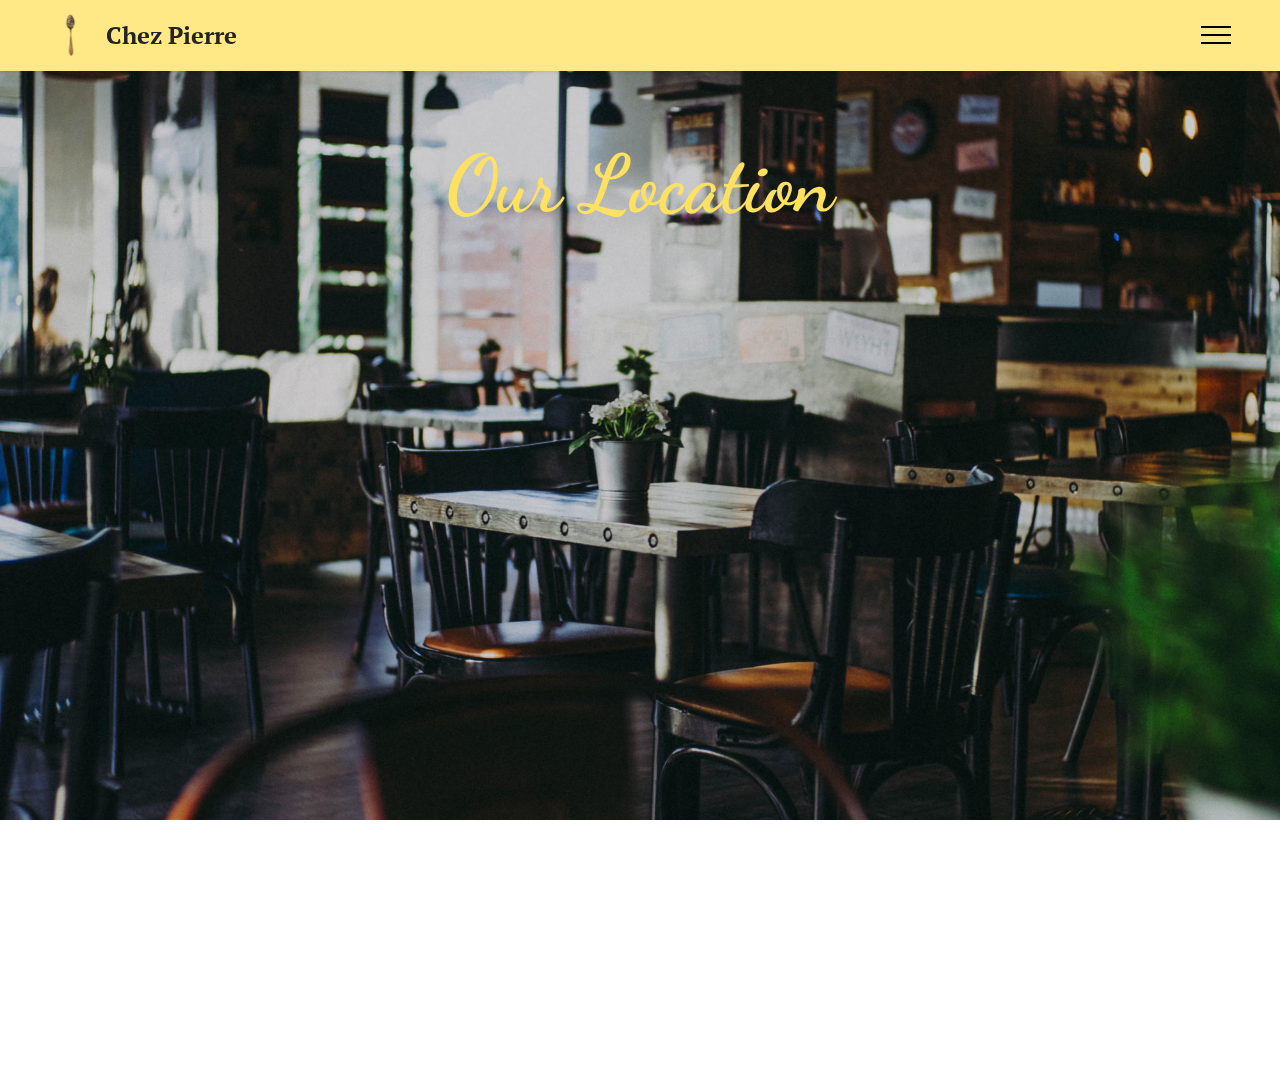
<file: location.html>
<!DOCTYPE html>
<html  >
<head>
  <!-- Site made with Mobirise Website Builder v5.2.0, https://mobirise.com -->
  <meta charset="UTF-8">
  <meta http-equiv="X-UA-Compatible" content="IE=edge">
  <meta name="generator" content="Mobirise v5.2.0, mobirise.com">
  <meta name="viewport" content="width=device-width, initial-scale=1, minimum-scale=1">
  <link rel="shortcut icon" href="assets/images/pexels-karolina-grabowska-4199096-96x136.png" type="image/x-icon">
  <meta name="description" content="">
  
  
  <title>Location</title>
  <link rel="stylesheet" href="assets/tether/tether.min.css">
  <link rel="stylesheet" href="assets/bootstrap/css/bootstrap.min.css">
  <link rel="stylesheet" href="assets/bootstrap/css/bootstrap-grid.min.css">
  <link rel="stylesheet" href="assets/bootstrap/css/bootstrap-reboot.min.css">
  <link rel="stylesheet" href="assets/animatecss/animate.css">
  <link rel="stylesheet" href="assets/dropdown/css/style.css">
  <link rel="stylesheet" href="assets/socicon/css/styles.css">
  <link rel="stylesheet" href="assets/theme/css/style.css">
  <link rel="preload" as="style" href="assets/mobirise/css/mbr-additional.css"><link rel="stylesheet" href="assets/mobirise/css/mbr-additional.css" type="text/css">
  
  
  
  
</head>
<body>
  
  <section class="menu menu1 cid-sjfCgOHuP1" once="menu" id="menu1-1e">
    

    <nav class="navbar navbar-dropdown navbar-fixed-top collapsed">
        <div class="container-fluid">
            <div class="navbar-brand">
                <span class="navbar-logo">
                    <a href="index.html#header5-19">
                        <img src="assets/images/pexels-karolina-grabowska-4199096-96x136.png" alt="Mobirise" style="height: 4rem;">
                    </a>
                </span>
                <span class="navbar-caption-wrap"><a class="navbar-caption text-black text-primary display-7" href="index.html#header5-19">Chez Pierre</a></span>
            </div>
            <button class="navbar-toggler" type="button" data-toggle="collapse" data-target="#navbarSupportedContent" aria-controls="navbarNavAltMarkup" aria-expanded="false" aria-label="Toggle navigation">
                <div class="hamburger">
                    <span></span>
                    <span></span>
                    <span></span>
                    <span></span>
                </div>
            </button>
            <div class="collapse navbar-collapse" id="navbarSupportedContent">
                <ul class="navbar-nav nav-dropdown nav-right" data-app-modern-menu="true"><li class="nav-item"><a class="nav-link link text-black text-primary display-4" href="reservations.html#form4-18">Reservations</a></li>
                    <li class="nav-item"><a class="nav-link link text-black text-primary display-4" href="orders.html#header3-t">Order Now</a></li>
                    <li class="nav-item"><a class="nav-link link text-black text-primary display-4" href="aboutus.html#image1-m">About us</a>
                    </li><li class="nav-item"><a class="nav-link link text-black text-primary display-4" href="contact.html#contacts1-14">Contact</a></li></ul>
                <div class="icons-menu">
                    <a class="iconfont-wrapper" href="http://facebook.com" target="_blank">
                        <span class="p-2 mbr-iconfont socicon-facebook socicon"></span>
                    </a>
                    <a class="iconfont-wrapper" href="https://twitter.com" target="_blank">
                        <span class="p-2 mbr-iconfont socicon-twitter socicon"></span>
                    </a>
                    <a class="iconfont-wrapper" href="http://instagram.com" target="_blank">
                        <span class="p-2 mbr-iconfont socicon-instagram socicon"></span>
                    </a>
                    
                </div>
                
            </div>
        </div>
    </nav>
</section>

<section class="map1 cid-sjfcNDyeMA" id="map1-y">
    
    <div class="mbr-overlay" style="opacity: 0.2; background-color: rgb(17, 17, 17);"></div>
    <div class="container">
        <div class="mbr-section-head mb-4">
            <h3 class="mbr-section-title mbr-fonts-style align-center mb-0 display-1">
                <strong>Our Location</strong></h3>
            
        </div>
        <div class="google-map"><iframe frameborder="0" style="border:0" src="https://www.google.com/maps/embed/v1/place?key=AIzaSyCNveGQ9bfpKFwWzQLLftrR9hNiHwdqQG8&amp;q=29 Rue d'Angleterre, Nice" allowfullscreen=""></iframe></div>
    </div>
</section>

<section class="footer3 cid-sjfCJ1hsAM" once="footers" id="footer3-1g">

    

    

    <div class="container-fluid">
        <div class="media-container-row align-center mbr-white">
            <div class="row row-links">
                <ul class="foot-menu">
                    
                    
                    
                    
                    
                <li class="foot-menu-item mbr-fonts-style display-7">
                        <a class="text-black text-primary" href="aboutus.html#image1-m">About us</a>
                    </li><li class="foot-menu-item mbr-fonts-style display-7"><a class="text-black text-primary" href="contact.html#contacts1-14">Contact</a>&nbsp;&nbsp;</li></ul>
            </div>
            <div class="row social-row">
                <div class="social-list align-right pb-2">
                    
                    
                    
                    
                    
                    
                <div class="soc-item">
                        <a href="https://twitter.com" target="_blank">
                            <span class="mbr-iconfont mbr-iconfont-social socicon-twitter socicon" style="color: rgb(17, 17, 17); fill: rgb(17, 17, 17);"></span>
                        </a>
                    </div><div class="soc-item">
                        <a href="https://www.facebook.com" target="_blank">
                            <span class="mbr-iconfont mbr-iconfont-social socicon-facebook socicon" style="color: rgb(17, 17, 17); fill: rgb(17, 17, 17);"></span>
                        </a>
                    </div><div class="soc-item">
                        <a href="https://www.youtube.com" target="_blank">
                            <span class="mbr-iconfont mbr-iconfont-social socicon-youtube socicon" style="color: rgb(17, 17, 17); fill: rgb(17, 17, 17);"></span>
                        </a>
                    </div></div>
            </div>
            <div class="row row-copirayt">
                <p class="mbr-text mb-0 mbr-fonts-style mbr-white align-center display-4">©Copyright <em>Chez Pierre</em> 2020<br>©Photographs courtesy of pexels.com&nbsp;<br></p>
            </div>
        </div>
    </div>
</section><section style="background-color: #fff; font-family: -apple-system, BlinkMacSystemFont, 'Segoe UI', 'Roboto', 'Helvetica Neue', Arial, sans-serif; color:#aaa; font-size:12px; padding: 0; align-items: center; display: flex;"><a href="https://mobirise.site/n" style="flex: 1 1; height: 3rem; padding-left: 1rem;"></a><p style="flex: 0 0 auto; margin:0; padding-right:1rem;">How to design your own website - <a href="https://mobirise.site/x" style="color:#aaa;">Find out</a></p></section><script src="assets/web/assets/jquery/jquery.min.js"></script>  <script src="assets/popper/popper.min.js"></script>  <script src="assets/tether/tether.min.js"></script>  <script src="assets/bootstrap/js/bootstrap.min.js"></script>  <script src="assets/smoothscroll/smooth-scroll.js"></script>  <script src="assets/viewportchecker/jquery.viewportchecker.js"></script>  <script src="assets/dropdown/js/nav-dropdown.js"></script>  <script src="assets/dropdown/js/navbar-dropdown.js"></script>  <script src="assets/touchswipe/jquery.touch-swipe.min.js"></script>  <script src="assets/theme/js/script.js"></script>  
  
  
 <div id="scrollToTop" class="scrollToTop mbr-arrow-up"><a style="text-align: center;"><i class="mbr-arrow-up-icon mbr-arrow-up-icon-cm cm-icon cm-icon-smallarrow-up"></i></a></div>
    <input name="animation" type="hidden">
  </body>
</html>
</file>
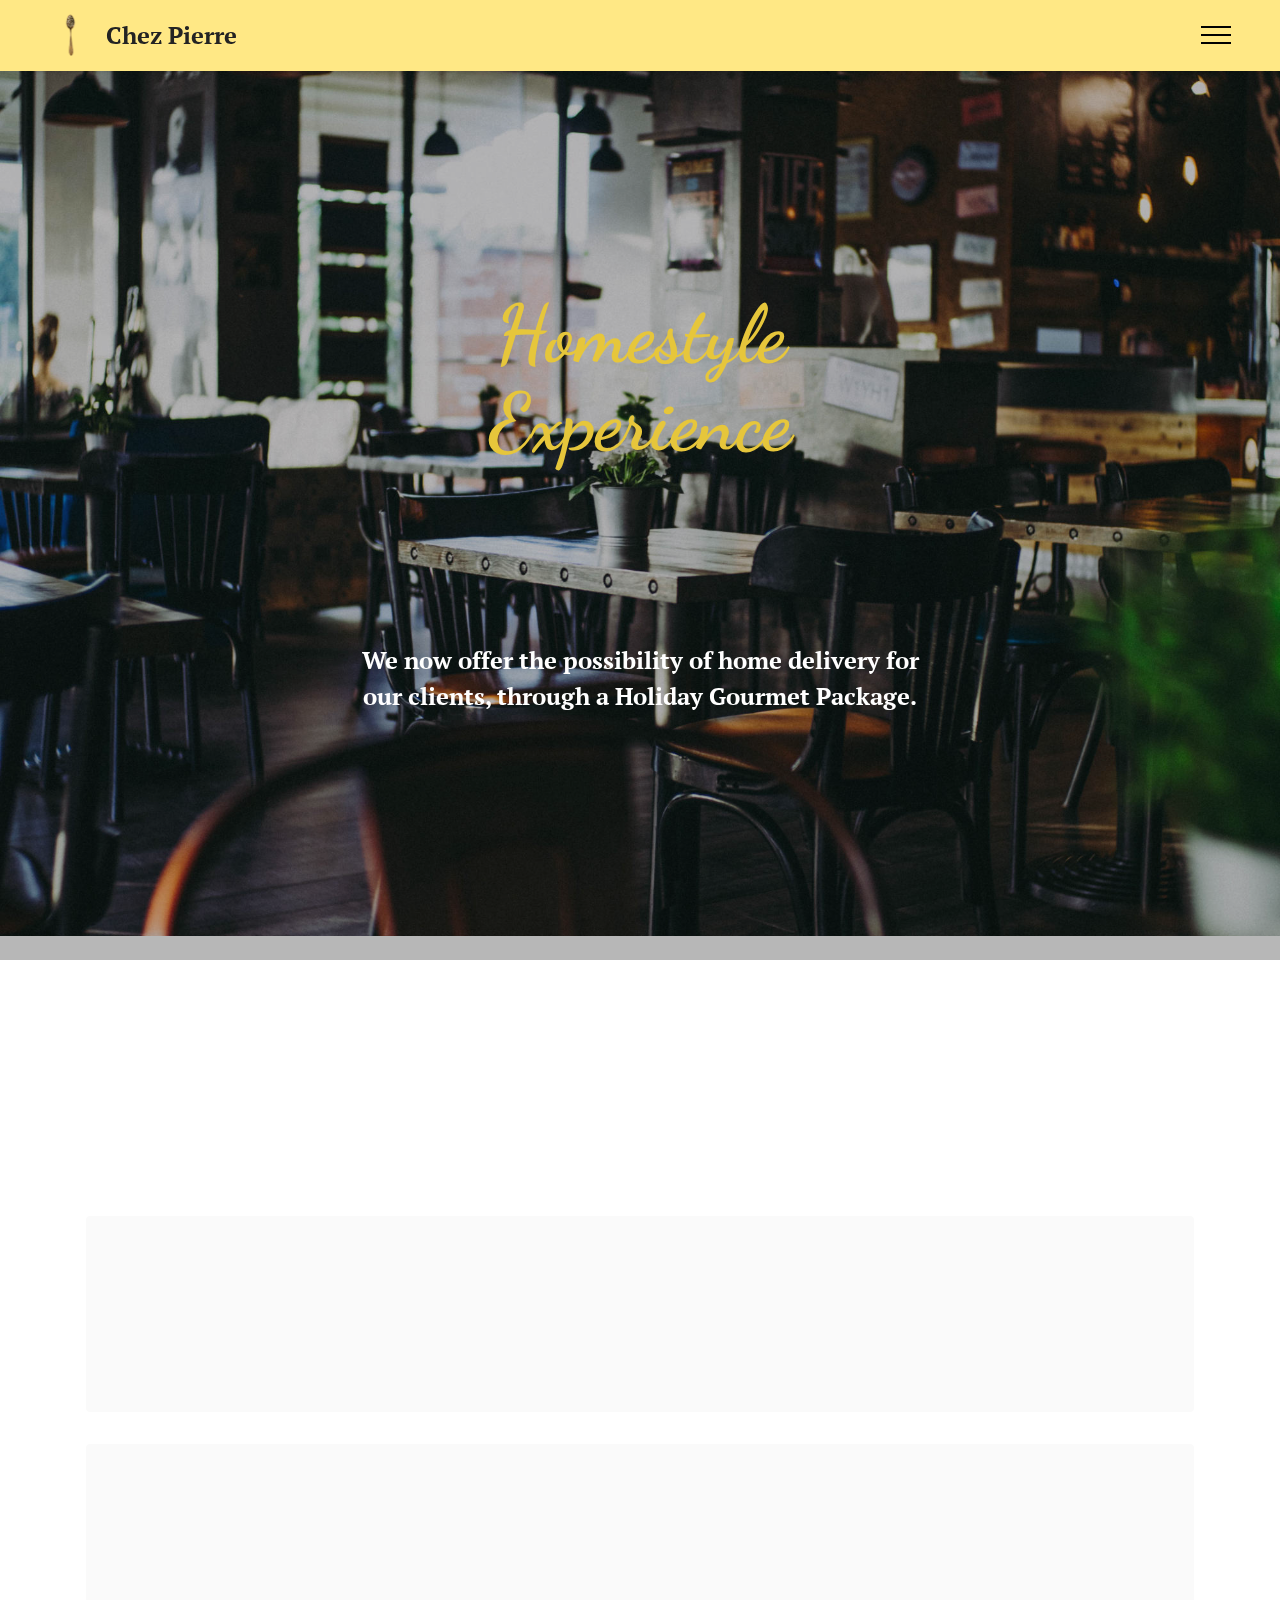
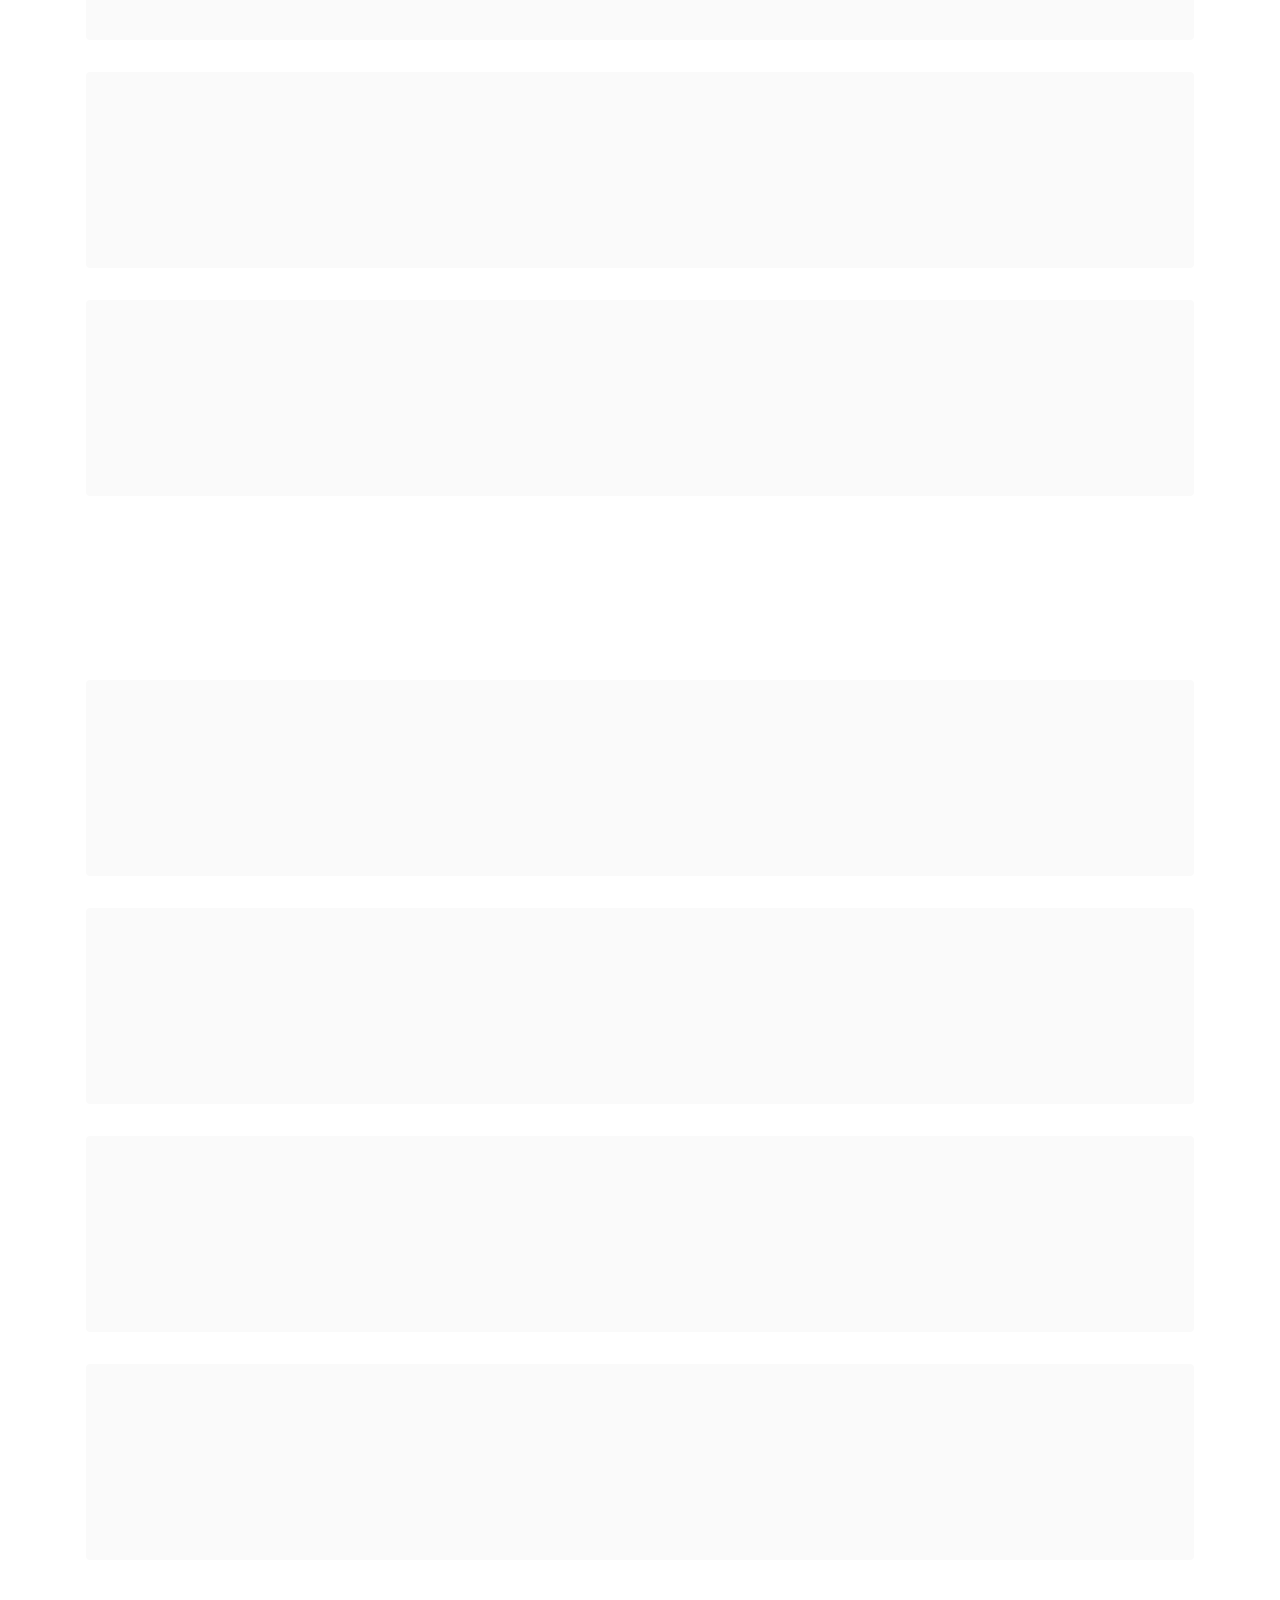
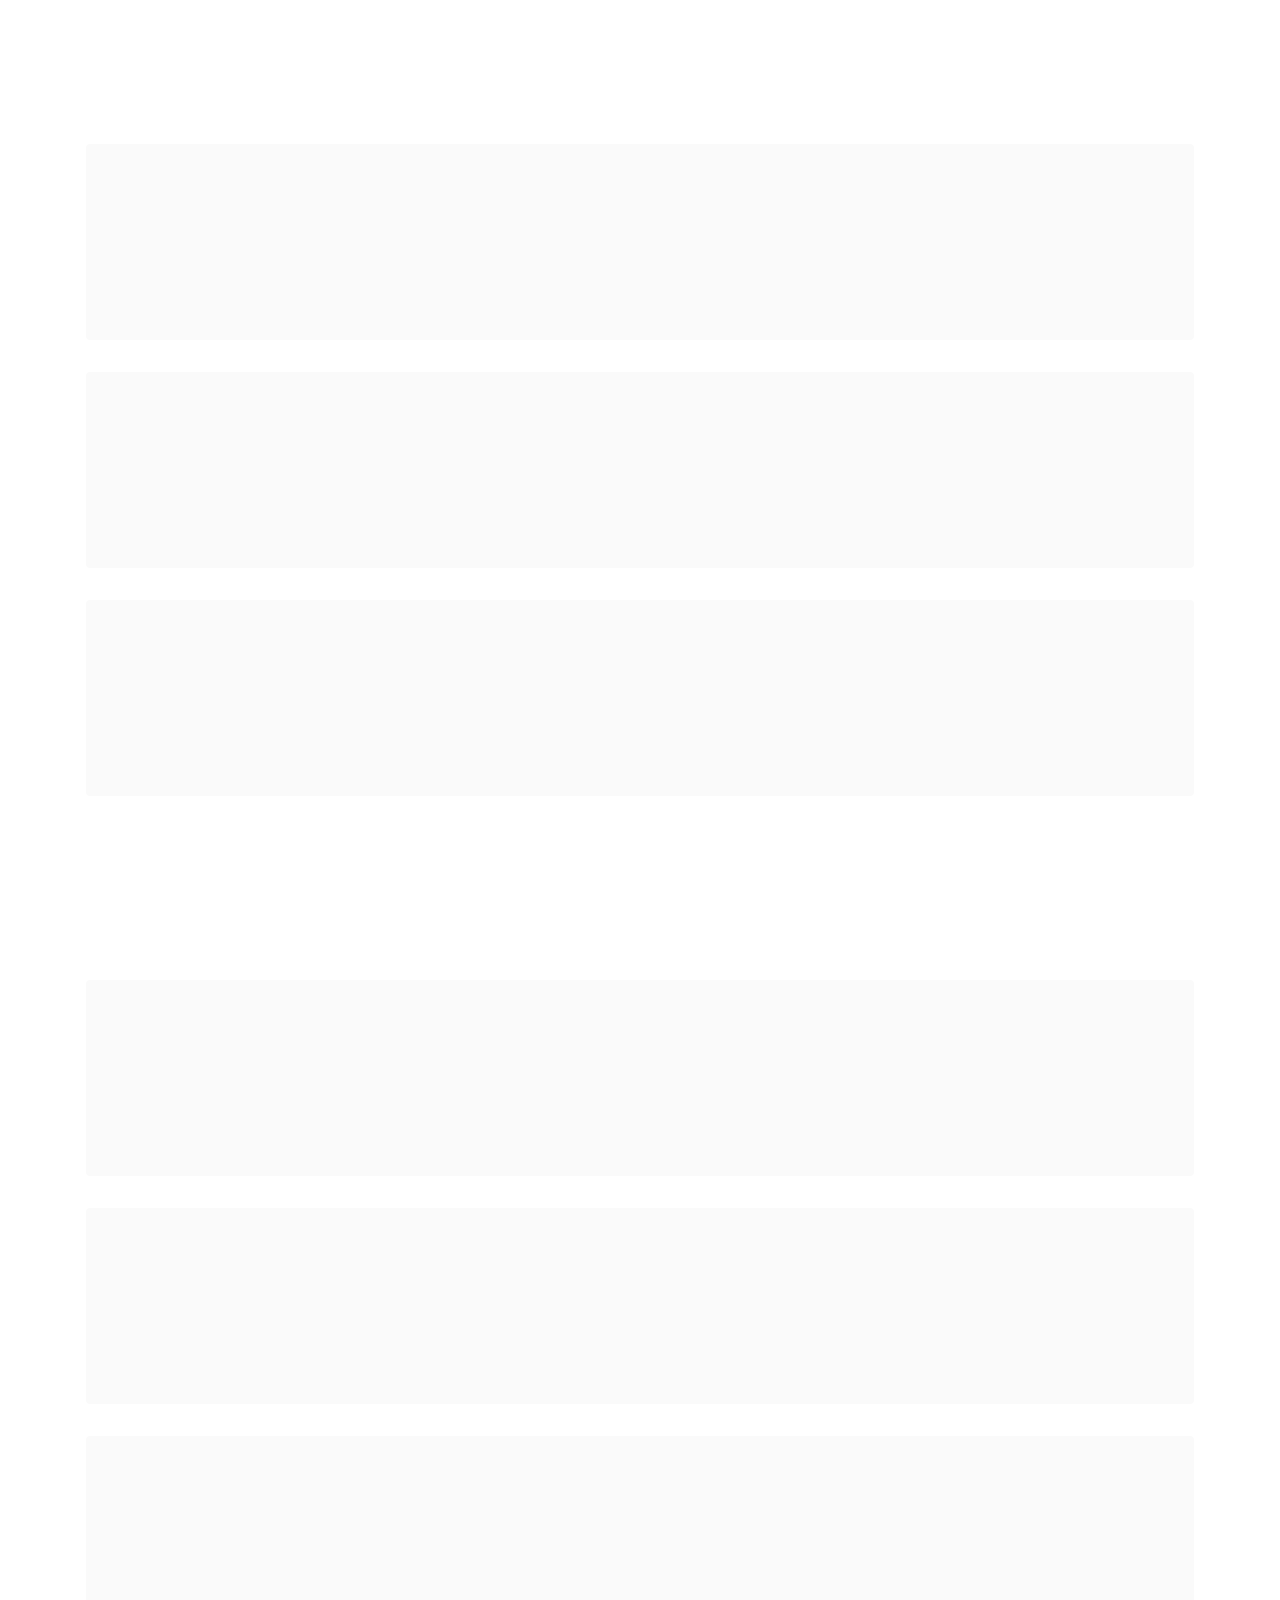
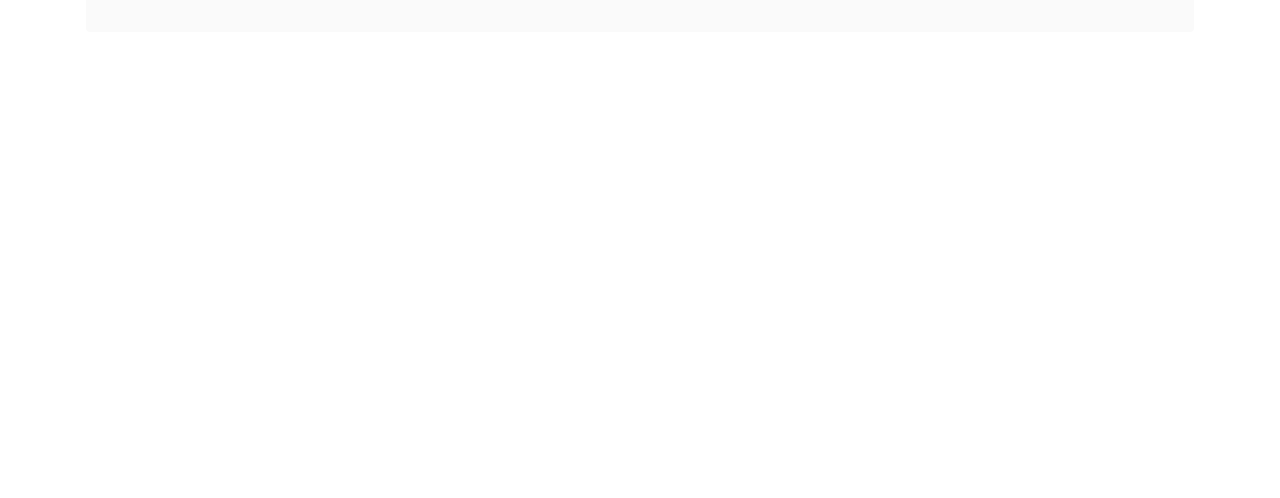
<file: orders.html>
<!DOCTYPE html>
<html  >
<head>
  <!-- Site made with Mobirise Website Builder v5.2.0, https://mobirise.com -->
  <meta charset="UTF-8">
  <meta http-equiv="X-UA-Compatible" content="IE=edge">
  <meta name="generator" content="Mobirise v5.2.0, mobirise.com">
  <meta name="viewport" content="width=device-width, initial-scale=1, minimum-scale=1">
  <link rel="shortcut icon" href="assets/images/pexels-karolina-grabowska-4199096-96x136.png" type="image/x-icon">
  <meta name="description" content="">
  
  
  <title>Orders</title>
  <link rel="stylesheet" href="assets/tether/tether.min.css">
  <link rel="stylesheet" href="assets/bootstrap/css/bootstrap.min.css">
  <link rel="stylesheet" href="assets/bootstrap/css/bootstrap-grid.min.css">
  <link rel="stylesheet" href="assets/bootstrap/css/bootstrap-reboot.min.css">
  <link rel="stylesheet" href="assets/animatecss/animate.css">
  <link rel="stylesheet" href="assets/dropdown/css/style.css">
  <link rel="stylesheet" href="assets/socicon/css/styles.css">
  <link rel="stylesheet" href="assets/theme/css/style.css">
  <link rel="preload" as="style" href="assets/mobirise/css/mbr-additional.css"><link rel="stylesheet" href="assets/mobirise/css/mbr-additional.css" type="text/css">
  
  
  
  
</head>
<body>
  
  <section class="menu menu1 cid-sjfCgOHuP1" once="menu" id="menu1-1e">
    

    <nav class="navbar navbar-dropdown navbar-fixed-top collapsed">
        <div class="container-fluid">
            <div class="navbar-brand">
                <span class="navbar-logo">
                    <a href="index.html#header5-19">
                        <img src="assets/images/pexels-karolina-grabowska-4199096-96x136.png" alt="Mobirise" style="height: 4rem;">
                    </a>
                </span>
                <span class="navbar-caption-wrap"><a class="navbar-caption text-black text-primary display-7" href="index.html#header5-19">Chez Pierre</a></span>
            </div>
            <button class="navbar-toggler" type="button" data-toggle="collapse" data-target="#navbarSupportedContent" aria-controls="navbarNavAltMarkup" aria-expanded="false" aria-label="Toggle navigation">
                <div class="hamburger">
                    <span></span>
                    <span></span>
                    <span></span>
                    <span></span>
                </div>
            </button>
            <div class="collapse navbar-collapse" id="navbarSupportedContent">
                <ul class="navbar-nav nav-dropdown nav-right" data-app-modern-menu="true"><li class="nav-item"><a class="nav-link link text-black text-primary display-4" href="reservations.html#form4-18">Reservations</a></li>
                    <li class="nav-item"><a class="nav-link link text-black text-primary display-4" href="orders.html#header3-t">Order Now</a></li>
                    <li class="nav-item"><a class="nav-link link text-black text-primary display-4" href="aboutus.html#image1-m">About us</a>
                    </li><li class="nav-item"><a class="nav-link link text-black text-primary display-4" href="contact.html#contacts1-14">Contact</a></li></ul>
                <div class="icons-menu">
                    <a class="iconfont-wrapper" href="http://facebook.com" target="_blank">
                        <span class="p-2 mbr-iconfont socicon-facebook socicon"></span>
                    </a>
                    <a class="iconfont-wrapper" href="https://twitter.com" target="_blank">
                        <span class="p-2 mbr-iconfont socicon-twitter socicon"></span>
                    </a>
                    <a class="iconfont-wrapper" href="http://instagram.com" target="_blank">
                        <span class="p-2 mbr-iconfont socicon-instagram socicon"></span>
                    </a>
                    
                </div>
                
            </div>
        </div>
    </nav>
</section>

<section class="header3 cid-sjeQ7qL36q mbr-fullscreen mbr-parallax-background" id="header3-t">

    

    <div class="mbr-overlay" style="opacity: 0.3; background-color: rgb(17, 17, 17);"></div>

    <div class="align-center container-fluid">
        <div class="row justify-content-center">
            <div class="col-12 col-lg-6">
                <h1 class="mbr-section-title mbr-fonts-style mb-3 display-1"><strong>Homestyle Experience
</strong><div><br></div></h1>
                
                <p class="mbr-text mbr-fonts-style display-7"><strong><br></strong><br><strong>We now offer the possibility of home delivery for our clients, through a Holiday Gourmet Package.</strong></p>
                
            </div>
        </div>
    </div>
</section>

<section class="features9 cid-sjk40H05Bl" id="features10-1p">
    <!---->
    
    
    <div class="container">
        <div class="mbr-section-head">
            <h3 class="mbr-section-title mbr-fonts-style mb-0 display-1">
                <strong>Menu</strong></h3>
            <h4 class="mbr-section-subtitle mbr-fonts-style mb-0 mt-2 display-5">
                <br><strong>Starters</strong></h4>
        </div>
        <div class="row mt-4">
            <div class="card col-12">
                <div class="card-wrapper">
                    <div class="top-line row">
                        <div class="col">
                            <h4 class="card-title mbr-fonts-style display-5"><strong>Mixed beetroot and black fig salad&nbsp;</strong></h4>
                        </div>
                        <div class="col-auto">
                            <p class="price mbr-fonts-style display-5">25€</p>
                        </div>
                    </div>
                    <div class="bottom-line">
                        <p class="mbr-text mbr-fonts-style display-7">Salad with pickled walnuts and goats’ curd&nbsp;</p>
                    </div>
                </div>
            </div>
            <div class="card col-12">
                <div class="card-wrapper">
                    <div class="top-line row">
                        <div class="col">
                            <h4 class="card-title mbr-fonts-style display-5"><strong>Chargrilled squid salad&nbsp;</strong></h4>
                        </div>
                        <div class="col-auto">
                            <p class="price mbr-fonts-style display-5">30€</p>
                        </div>
                    </div>
                    <div class="bottom-line">
                        <p class="mbr-text mbr-fonts-style display-7">Salad with chorizo, preserved lemon and&nbsp;nocellara olives</p>
                    </div>
                </div>
            </div>
            <div class="card col-12">
                <div class="card-wrapper">
                    <div class="top-line row">
                        <div class="col">
                            <h4 class="card-title mbr-fonts-style display-5"><strong>Artichoke and Apple 'Charoset'</strong></h4>
                        </div>
                        <div class="col-auto">
                            <p class="price mbr-fonts-style display-5">28€</p>
                        </div>
                    </div>
                    <div class="bottom-line">
                        <p class="mbr-text mbr-fonts-style display-7">Roasted artichoke brine with feta, horseradish and pecan</p>
                    </div>
                </div>
            </div>
            <div class="card col-12">
                <div class="card-wrapper">
                    <div class="top-line row">
                        <div class="col">
                            <h4 class="card-title mbr-fonts-style display-5"><strong>Fragrant crispy tofu &amp; green mango salad</strong></h4>
                        </div>
                        <div class="col-auto">
                            <p class="price mbr-fonts-style display-5">28€</p>
                        </div>
                    </div>
                    <div class="bottom-line">
                        <p class="mbr-text mbr-fonts-style display-7">Tofu salad with&nbsp;coconut, chilli and lime dressing</p>
                    </div>
                </div>
            </div>
            
            
            
            
            
            
            
            
        </div>
    </div>
</section>

<section class="features9 cid-sjk7NuvriV" id="features10-1q">
    <!---->
    
    
    <div class="container">
        <div class="mbr-section-head">
            
            <h4 class="mbr-section-subtitle mbr-fonts-style mb-0 mt-2 display-5"><strong>Main course</strong></h4>
        </div>
        <div class="row mt-4">
            <div class="card col-12">
                <div class="card-wrapper">
                    <div class="top-line row">
                        <div class="col">
                            <h4 class="card-title mbr-fonts-style display-5"><strong>Roasted corn fed chicken breast
</strong><strong>&nbsp;</strong></h4>
                        </div>
                        <div class="col-auto">
                            <p class="price mbr-fonts-style display-5">36€</p>
                        </div>
                    </div>
                    <div class="bottom-line">
                        <p class="mbr-text mbr-fonts-style display-7">Grilled chicken with creamed sweet corn and girolles</p>
                    </div>
                </div>
            </div>
            <div class="card col-12">
                <div class="card-wrapper">
                    <div class="top-line row">
                        <div class="col">
                            <h4 class="card-title mbr-fonts-style display-5"><strong>Smoked Shetland Salmon</strong></h4>
                        </div>
                        <div class="col-auto">
                            <p class="price mbr-fonts-style display-5">40€</p>
                        </div>
                    </div>
                    <div class="bottom-line">
                        <p class="mbr-text mbr-fonts-style display-7">Salmon dish, with quail egg, caviar and lemon purée</p>
                    </div>
                </div>
            </div>
            <div class="card col-12">
                <div class="card-wrapper">
                    <div class="top-line row">
                        <div class="col">
                            <h4 class="card-title mbr-fonts-style display-5"><strong>Dill Sesame Dumplings&nbsp;</strong></h4>
                        </div>
                        <div class="col-auto">
                            <p class="price mbr-fonts-style display-5">35€</p>
                        </div>
                    </div>
                    <div class="bottom-line">
                        <p class="mbr-text mbr-fonts-style display-7">Spicy and sweet dumplings topped with Aleppo pepper-infused butter</p>
                    </div>
                </div>
            </div>
            <div class="card col-12">
                <div class="card-wrapper">
                    <div class="top-line row">
                        <div class="col">
                            <h4 class="card-title mbr-fonts-style display-5"><strong>Dukkah spice roasted rump of lamb</strong></h4>
                        </div>
                        <div class="col-auto">
                            <p class="price mbr-fonts-style display-5">40€</p>
                        </div>
                    </div>
                    <div class="bottom-line">
                        <p class="mbr-text mbr-fonts-style display-7">Burnt aubergine with feta, cucumber and pomegranate</p>
                    </div>
                </div>
            </div>
            
            
            
            
            
            
            
            
        </div>
    </div>
</section>

<section class="features9 cid-sjkaaxsiVW" id="features10-1r">
    <!---->
    
    
    <div class="container">
        <div class="mbr-section-head">
            
            <h4 class="mbr-section-subtitle mbr-fonts-style mb-0 mt-2 display-5"><strong>
                Dessert</strong></h4>
        </div>
        <div class="row mt-4">
            <div class="card col-12">
                <div class="card-wrapper">
                    <div class="top-line row">
                        <div class="col">
                            <h4 class="card-title mbr-fonts-style display-5"><strong>Eggplant Candy of Tulum</strong></h4>
                        </div>
                        <div class="col-auto">
                            <p class="price mbr-fonts-style display-5">25€</p>
                        </div>
                    </div>
                    <div class="bottom-line">
                        <p class="mbr-text mbr-fonts-style display-7">Spiced milk granita with mulberry molasses ice cream</p>
                    </div>
                </div>
            </div>
            <div class="card col-12">
                <div class="card-wrapper">
                    <div class="top-line row">
                        <div class="col">
                            <h4 class="card-title mbr-fonts-style display-5"><strong>Mango sorbet with marinated orange</strong></h4>
                        </div>
                        <div class="col-auto">
                            <p class="price mbr-fonts-style display-5">25€
<br></p>
                        </div>
                    </div>
                    <div class="bottom-line">
                        <p class="mbr-text mbr-fonts-style display-7">Orange liqueur with coriander and mint leaves</p>
                    </div>
                </div>
            </div>
            <div class="card col-12">
                <div class="card-wrapper">
                    <div class="top-line row">
                        <div class="col">
                            <h4 class="card-title mbr-fonts-style display-5"><strong>Matcha and coconut Panna Cottas</strong></h4>
                        </div>
                        <div class="col-auto">
                            <p class="price mbr-fonts-style display-5">25€</p>
                        </div>
                    </div>
                    <div class="bottom-line">
                        <p class="mbr-text mbr-fonts-style display-7">Cashews with&nbsp;coconut milk and liquid stevia</p>
                    </div>
                </div>
            </div>
            
            
            
            
            
            
            
            
            
        </div>
    </div>
</section>

<section class="features9 cid-sjkctrviEp" id="features10-1s">
    <!---->
    
    
    <div class="container">
        <div class="mbr-section-head">
            
            <h4 class="mbr-section-subtitle mbr-fonts-style mb-0 mt-2 display-5"><strong>Wines</strong></h4>
        </div>
        <div class="row mt-4">
            <div class="card col-12">
                <div class="card-wrapper">
                    <div class="top-line row">
                        <div class="col">
                            <h4 class="card-title mbr-fonts-style display-5"><strong>Château Lafite Rothschild, Pauillac</strong></h4>
                        </div>
                        <div class="col-auto">
                            <p class="price mbr-fonts-style display-5">100€</p>
                        </div>
                    </div>
                    <div class="bottom-line">
                        <p class="mbr-text mbr-fonts-style display-7">Cabernet Sauvignon with&nbsp;characteristic notes of dark berries, cedar, and cigar box spice</p>
                    </div>
                </div>
            </div>
            <div class="card col-12">
                <div class="card-wrapper">
                    <div class="top-line row">
                        <div class="col">
                            <h4 class="card-title mbr-fonts-style display-5"><strong>Château Smith Haut-Lafitte</strong></h4>
                        </div>
                        <div class="col-auto">
                            <p class="price mbr-fonts-style display-5">90€</p>
                        </div>
                    </div>
                    <div class="bottom-line">
                        <p class="mbr-text mbr-fonts-style display-7">&nbsp;Sauvignon Blanc with notes of&nbsp;melon, vanilla, sweet pear and coconut</p>
                    </div>
                </div>
            </div>
            <div class="card col-12">
                <div class="card-wrapper">
                    <div class="top-line row">
                        <div class="col">
                            <h4 class="card-title mbr-fonts-style display-5"><strong>Orgno Merlot Veronese</strong></h4>
                        </div>
                        <div class="col-auto">
                            <p class="price mbr-fonts-style display-5">90€</p>
                        </div>
                    </div>
                    <div class="bottom-line">
                        <p class="mbr-text mbr-fonts-style display-7">Velvety Merlot with notes of ripe red fruits and hints of leather, truffles and liquorice</p>
                    </div>
                </div>
            </div>
            
            
            
            
            
            
            
            
            
        </div>
    </div>
</section>

<section class="mbr-section content8 cid-sjln1LH5IH" id="content8-2m">

    

    <div class="container">
        <div class="media-container-row title">
            <div class="col-12 col-md-8">
                <div class="mbr-section-btn align-center"><a class="btn btn-warning display-5" href="contact.html#contacts1-14">Contact us now</a></div>
            </div>
        </div>
    </div>
</section>

<section class="footer3 cid-sjfCJ1hsAM" once="footers" id="footer3-1g">

    

    

    <div class="container-fluid">
        <div class="media-container-row align-center mbr-white">
            <div class="row row-links">
                <ul class="foot-menu">
                    
                    
                    
                    
                    
                <li class="foot-menu-item mbr-fonts-style display-7">
                        <a class="text-black text-primary" href="aboutus.html#image1-m">About us</a>
                    </li><li class="foot-menu-item mbr-fonts-style display-7"><a class="text-black text-primary" href="contact.html#contacts1-14">Contact</a>&nbsp;&nbsp;</li></ul>
            </div>
            <div class="row social-row">
                <div class="social-list align-right pb-2">
                    
                    
                    
                    
                    
                    
                <div class="soc-item">
                        <a href="https://twitter.com" target="_blank">
                            <span class="mbr-iconfont mbr-iconfont-social socicon-twitter socicon" style="color: rgb(17, 17, 17); fill: rgb(17, 17, 17);"></span>
                        </a>
                    </div><div class="soc-item">
                        <a href="https://www.facebook.com" target="_blank">
                            <span class="mbr-iconfont mbr-iconfont-social socicon-facebook socicon" style="color: rgb(17, 17, 17); fill: rgb(17, 17, 17);"></span>
                        </a>
                    </div><div class="soc-item">
                        <a href="https://www.youtube.com" target="_blank">
                            <span class="mbr-iconfont mbr-iconfont-social socicon-youtube socicon" style="color: rgb(17, 17, 17); fill: rgb(17, 17, 17);"></span>
                        </a>
                    </div></div>
            </div>
            <div class="row row-copirayt">
                <p class="mbr-text mb-0 mbr-fonts-style mbr-white align-center display-4">©Copyright <em>Chez Pierre</em> 2020<br>©Photographs courtesy of pexels.com&nbsp;<br></p>
            </div>
        </div>
    </div>
</section><section style="background-color: #fff; font-family: -apple-system, BlinkMacSystemFont, 'Segoe UI', 'Roboto', 'Helvetica Neue', Arial, sans-serif; color:#aaa; font-size:12px; padding: 0; align-items: center; display: flex;"><a href="https://mobirise.site/b" style="flex: 1 1; height: 3rem; padding-left: 1rem;"></a><p style="flex: 0 0 auto; margin:0; padding-right:1rem;">Designed with Mobirise <a href="https://mobirise.site/j" style="color:#aaa;">page</a> maker</p></section><script src="assets/web/assets/jquery/jquery.min.js"></script>  <script src="assets/popper/popper.min.js"></script>  <script src="assets/tether/tether.min.js"></script>  <script src="assets/bootstrap/js/bootstrap.min.js"></script>  <script src="assets/smoothscroll/smooth-scroll.js"></script>  <script src="assets/parallax/jarallax.min.js"></script>  <script src="assets/viewportchecker/jquery.viewportchecker.js"></script>  <script src="assets/dropdown/js/nav-dropdown.js"></script>  <script src="assets/dropdown/js/navbar-dropdown.js"></script>  <script src="assets/touchswipe/jquery.touch-swipe.min.js"></script>  <script src="assets/theme/js/script.js"></script>  
  
  
 <div id="scrollToTop" class="scrollToTop mbr-arrow-up"><a style="text-align: center;"><i class="mbr-arrow-up-icon mbr-arrow-up-icon-cm cm-icon cm-icon-smallarrow-up"></i></a></div>
    <input name="animation" type="hidden">
  </body>
</html>
</file>
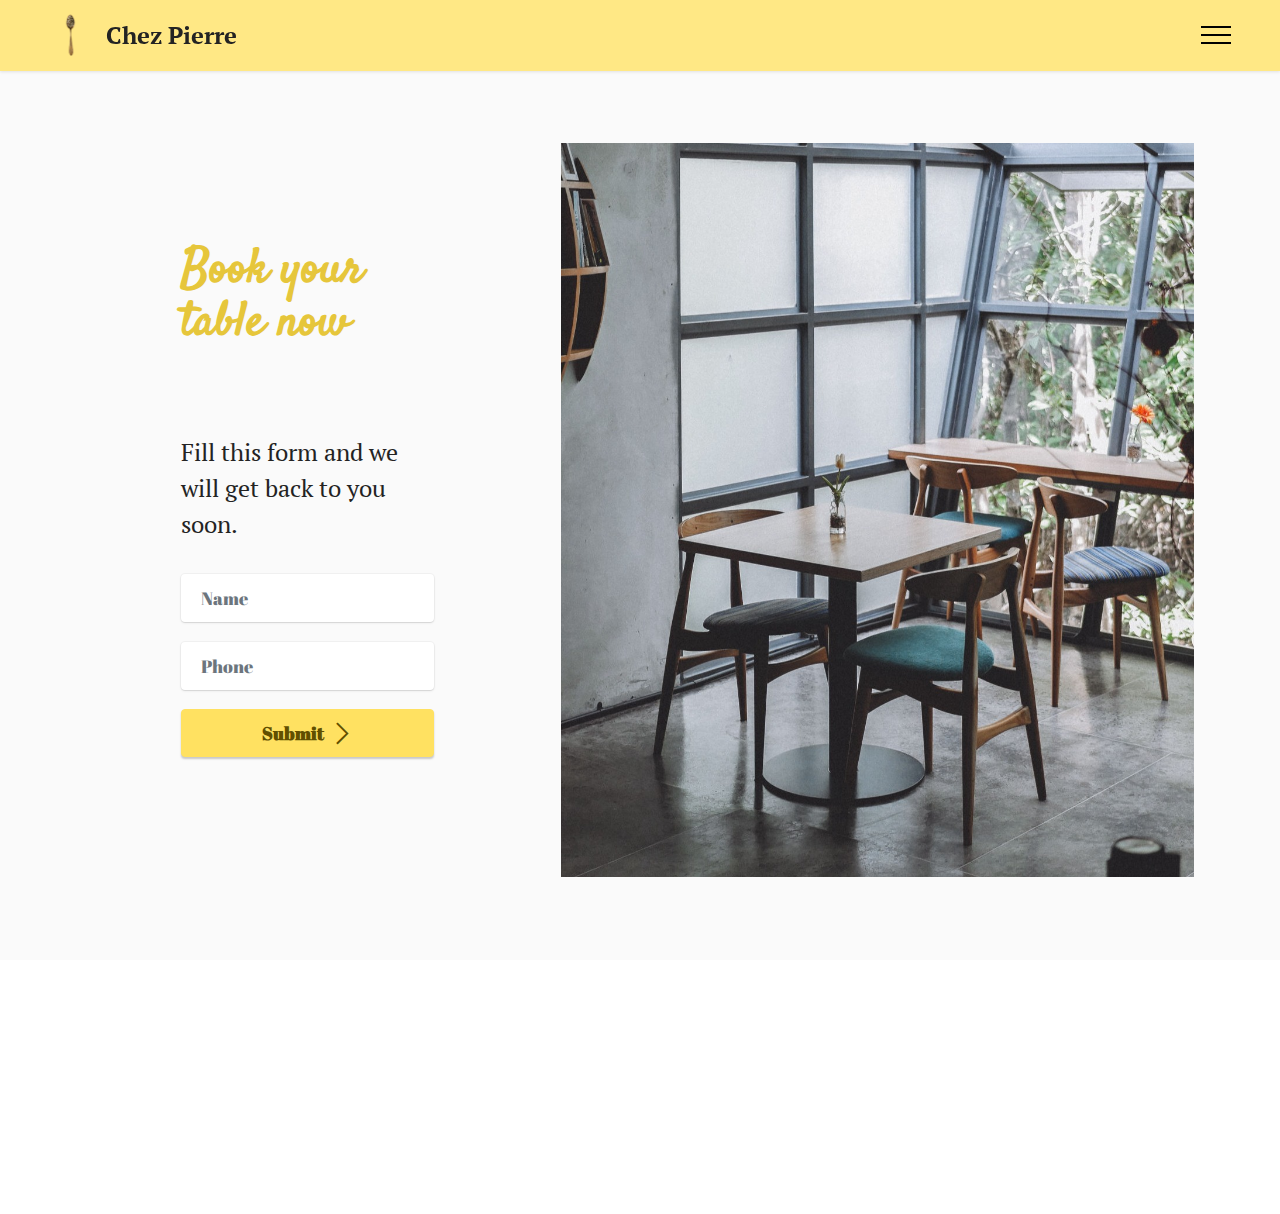
<file: reservations.html>
<!DOCTYPE html>
<html  >
<head>
  <!-- Site made with Mobirise Website Builder v5.2.0, https://mobirise.com -->
  <meta charset="UTF-8">
  <meta http-equiv="X-UA-Compatible" content="IE=edge">
  <meta name="generator" content="Mobirise v5.2.0, mobirise.com">
  <meta name="viewport" content="width=device-width, initial-scale=1, minimum-scale=1">
  <link rel="shortcut icon" href="assets/images/pexels-karolina-grabowska-4199096-96x136.png" type="image/x-icon">
  <meta name="description" content="">
  
  
  <title>Reservations</title>
  <link rel="stylesheet" href="assets/web/assets/mobirise-icons2/mobirise2.css">
  <link rel="stylesheet" href="assets/tether/tether.min.css">
  <link rel="stylesheet" href="assets/bootstrap/css/bootstrap.min.css">
  <link rel="stylesheet" href="assets/bootstrap/css/bootstrap-grid.min.css">
  <link rel="stylesheet" href="assets/bootstrap/css/bootstrap-reboot.min.css">
  <link rel="stylesheet" href="assets/animatecss/animate.css">
  <link rel="stylesheet" href="assets/dropdown/css/style.css">
  <link rel="stylesheet" href="assets/socicon/css/styles.css">
  <link rel="stylesheet" href="assets/theme/css/style.css">
  <link rel="preload" as="style" href="assets/mobirise/css/mbr-additional.css"><link rel="stylesheet" href="assets/mobirise/css/mbr-additional.css" type="text/css">
  
  
  
  
</head>
<body>
  
  <section class="menu menu1 cid-sjfCgOHuP1" once="menu" id="menu1-1e">
    

    <nav class="navbar navbar-dropdown navbar-fixed-top collapsed">
        <div class="container-fluid">
            <div class="navbar-brand">
                <span class="navbar-logo">
                    <a href="index.html#header5-19">
                        <img src="assets/images/pexels-karolina-grabowska-4199096-96x136.png" alt="Mobirise" style="height: 4rem;">
                    </a>
                </span>
                <span class="navbar-caption-wrap"><a class="navbar-caption text-black text-primary display-7" href="index.html#header5-19">Chez Pierre</a></span>
            </div>
            <button class="navbar-toggler" type="button" data-toggle="collapse" data-target="#navbarSupportedContent" aria-controls="navbarNavAltMarkup" aria-expanded="false" aria-label="Toggle navigation">
                <div class="hamburger">
                    <span></span>
                    <span></span>
                    <span></span>
                    <span></span>
                </div>
            </button>
            <div class="collapse navbar-collapse" id="navbarSupportedContent">
                <ul class="navbar-nav nav-dropdown nav-right" data-app-modern-menu="true"><li class="nav-item"><a class="nav-link link text-black text-primary display-4" href="reservations.html#form4-18">Reservations</a></li>
                    <li class="nav-item"><a class="nav-link link text-black text-primary display-4" href="orders.html#header3-t">Order Now</a></li>
                    <li class="nav-item"><a class="nav-link link text-black text-primary display-4" href="aboutus.html#image1-m">About us</a>
                    </li><li class="nav-item"><a class="nav-link link text-black text-primary display-4" href="contact.html#contacts1-14">Contact</a></li></ul>
                <div class="icons-menu">
                    <a class="iconfont-wrapper" href="http://facebook.com" target="_blank">
                        <span class="p-2 mbr-iconfont socicon-facebook socicon"></span>
                    </a>
                    <a class="iconfont-wrapper" href="https://twitter.com" target="_blank">
                        <span class="p-2 mbr-iconfont socicon-twitter socicon"></span>
                    </a>
                    <a class="iconfont-wrapper" href="http://instagram.com" target="_blank">
                        <span class="p-2 mbr-iconfont socicon-instagram socicon"></span>
                    </a>
                    
                </div>
                
            </div>
        </div>
    </nav>
</section>

<section class="form4 cid-sjfpYjRggF mbr-fullscreen" id="form4-18">

    

    

    <div class="container">
        <div class="row content-wrapper justify-content-center">
            <div class="col-lg-3 offset-lg-1 mbr-form" data-form-type="formoid">
                <form action="https://mobirise.eu/" method="POST" class="mbr-form form-with-styler" data-form-title="Form Name"><input type="hidden" name="email" data-form-email="true" value="tUKvzlKOpb8/zsem7CZ0yc/kXX8ONDnbFGPTt5Mx909bpvJEmoOgHKrMfyQ5bAM8cSCN50MPOeOY8OiS4Ms2Sld9Ev11d8YpHWK/BAUMb69q4nL6y/VRhCVGS0/YvuCC">
                    <div class="">
                        <div hidden="hidden" data-form-alert="" class="alert alert-success col-12">Thank for filling out the form!
Our colleagues will contact you shortly regarding our calendar.</div>
                        <div hidden="hidden" data-form-alert-danger="" class="alert alert-danger col-12">Oops...! some
                            problem!</div>
                    </div>
                    <div class="dragArea row">
                        <div class="col-lg-12 col-md-12 col-sm-12">
                            <h1 class="mbr-section-title mb-4 display-2"><strong>Book </strong><strong>your table now</strong>&nbsp; &nbsp; &nbsp; &nbsp; &nbsp; &nbsp; &nbsp; &nbsp; &nbsp; &nbsp;</h1>
                        </div>
                        <div class="col-lg-12 col-md-12 col-sm-12">
                            <p class="mbr-text mbr-fonts-style mb-4 display-7">
                                Fill this form and we will get back to you soon.</p>
                        </div>
                        <div class="col-lg-12 col-md col-12 form-group" data-for="name">
                            <input type="text" name="name" placeholder="Name" data-form-field="name" class="form-control" value="" id="name-form4-18">
                        </div>
                        <div class="col-lg-12 col-md col-12 form-group" data-for="email">
                            <input type="email" name="email" placeholder="Phone" data-form-field="email" class="form-control" value="" id="email-form4-18">
                        </div>
                        <div class="col-12 col-md-auto mbr-section-btn"><button type="submit" class="btn btn-warning display-4"><span class="mobi-mbri mobi-mbri-arrow-next mbr-iconfont mbr-iconfont-btn"></span>Submit</button></div>
                    </div>
                </form>
            </div>
            <div class="col-lg-7 offset-lg-1 col-12">
                <div class="image-wrapper">
                    <img class="w-100" src="assets/images/pexels-eka-sutrisno-1863622-1266x1897.jpeg" alt="Mobirise">
                </div>
            </div>
        </div>
    </div>
</section>

<section class="footer3 cid-sjfCJ1hsAM" once="footers" id="footer3-1g">

    

    

    <div class="container-fluid">
        <div class="media-container-row align-center mbr-white">
            <div class="row row-links">
                <ul class="foot-menu">
                    
                    
                    
                    
                    
                <li class="foot-menu-item mbr-fonts-style display-7">
                        <a class="text-black text-primary" href="aboutus.html#image1-m">About us</a>
                    </li><li class="foot-menu-item mbr-fonts-style display-7"><a class="text-black text-primary" href="contact.html#contacts1-14">Contact</a>&nbsp;&nbsp;</li></ul>
            </div>
            <div class="row social-row">
                <div class="social-list align-right pb-2">
                    
                    
                    
                    
                    
                    
                <div class="soc-item">
                        <a href="https://twitter.com" target="_blank">
                            <span class="mbr-iconfont mbr-iconfont-social socicon-twitter socicon" style="color: rgb(17, 17, 17); fill: rgb(17, 17, 17);"></span>
                        </a>
                    </div><div class="soc-item">
                        <a href="https://www.facebook.com" target="_blank">
                            <span class="mbr-iconfont mbr-iconfont-social socicon-facebook socicon" style="color: rgb(17, 17, 17); fill: rgb(17, 17, 17);"></span>
                        </a>
                    </div><div class="soc-item">
                        <a href="https://www.youtube.com" target="_blank">
                            <span class="mbr-iconfont mbr-iconfont-social socicon-youtube socicon" style="color: rgb(17, 17, 17); fill: rgb(17, 17, 17);"></span>
                        </a>
                    </div></div>
            </div>
            <div class="row row-copirayt">
                <p class="mbr-text mb-0 mbr-fonts-style mbr-white align-center display-4">©Copyright <em>Chez Pierre</em> 2020<br>©Photographs courtesy of pexels.com&nbsp;<br></p>
            </div>
        </div>
    </div>
</section><section style="background-color: #fff; font-family: -apple-system, BlinkMacSystemFont, 'Segoe UI', 'Roboto', 'Helvetica Neue', Arial, sans-serif; color:#aaa; font-size:12px; padding: 0; align-items: center; display: flex;"><a href="https://mobirise.site/t" style="flex: 1 1; height: 3rem; padding-left: 1rem;"></a><p style="flex: 0 0 auto; margin:0; padding-right:1rem;">Designed with Mobirise <a href="https://mobirise.site/j" style="color:#aaa;">page</a> builder</p></section><script src="assets/web/assets/jquery/jquery.min.js"></script>  <script src="assets/popper/popper.min.js"></script>  <script src="assets/tether/tether.min.js"></script>  <script src="assets/bootstrap/js/bootstrap.min.js"></script>  <script src="assets/smoothscroll/smooth-scroll.js"></script>  <script src="assets/viewportchecker/jquery.viewportchecker.js"></script>  <script src="assets/dropdown/js/nav-dropdown.js"></script>  <script src="assets/dropdown/js/navbar-dropdown.js"></script>  <script src="assets/touchswipe/jquery.touch-swipe.min.js"></script>  <script src="assets/theme/js/script.js"></script>  <script src="assets/formoid/formoid.min.js"></script>  
  
  
 <div id="scrollToTop" class="scrollToTop mbr-arrow-up"><a style="text-align: center;"><i class="mbr-arrow-up-icon mbr-arrow-up-icon-cm cm-icon cm-icon-smallarrow-up"></i></a></div>
    <input name="animation" type="hidden">
  </body>
</html>
</file>
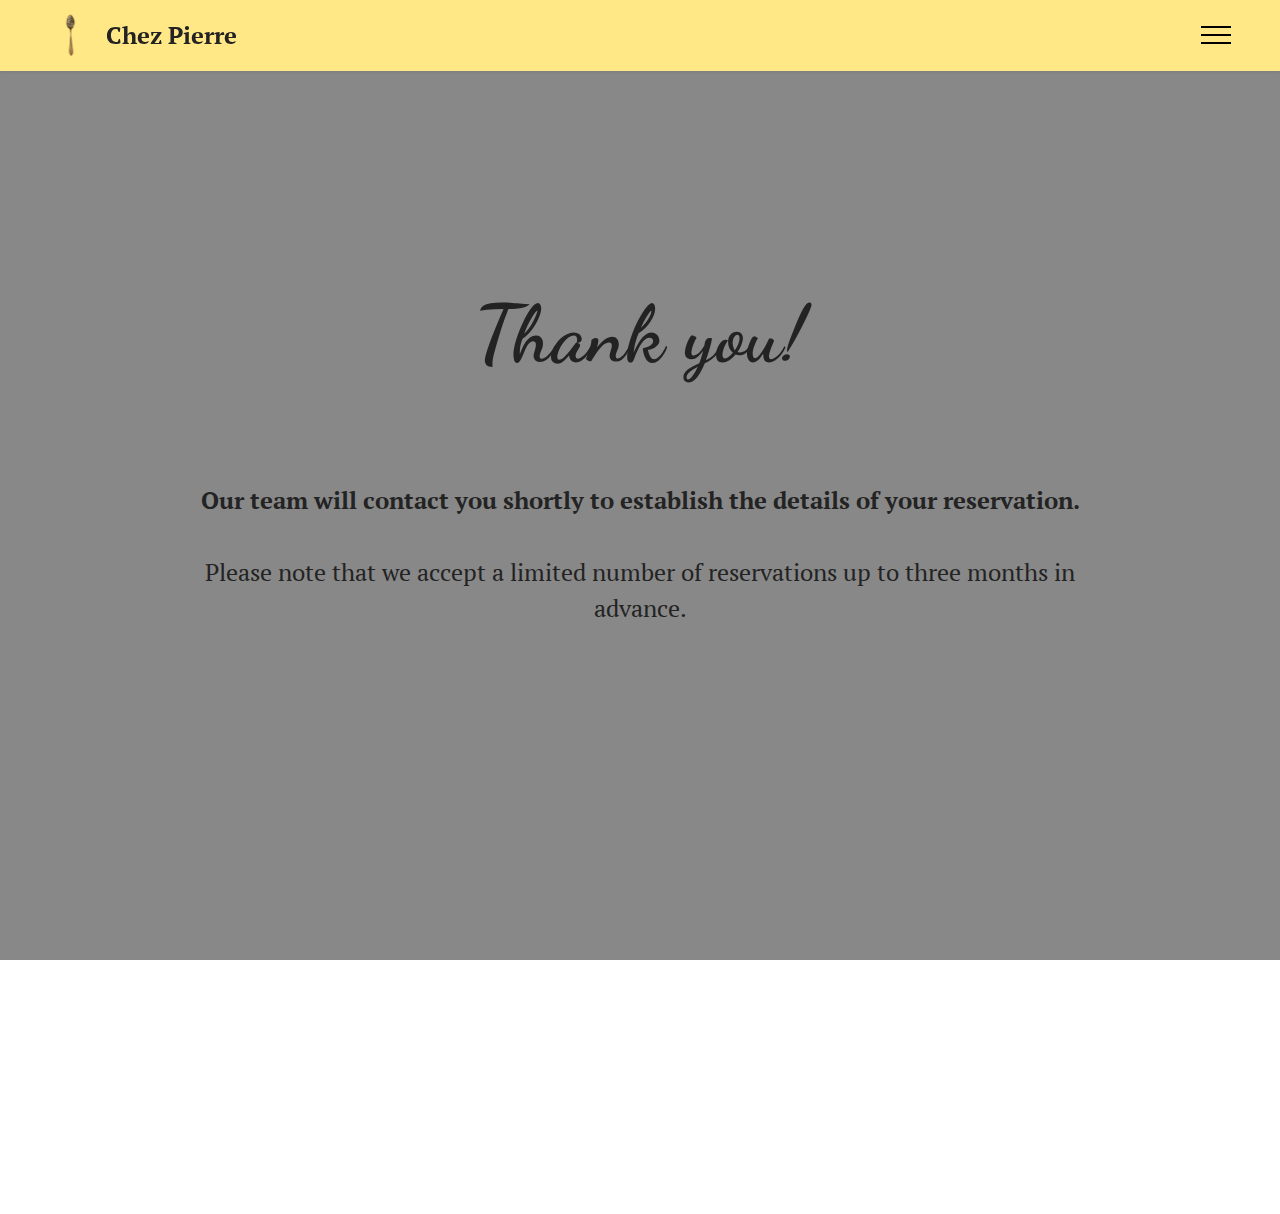
<file: reservationssubmitted.html>
<!DOCTYPE html>
<html  >
<head>
  <!-- Site made with Mobirise Website Builder v5.2.0, https://mobirise.com -->
  <meta charset="UTF-8">
  <meta http-equiv="X-UA-Compatible" content="IE=edge">
  <meta name="generator" content="Mobirise v5.2.0, mobirise.com">
  <meta name="viewport" content="width=device-width, initial-scale=1, minimum-scale=1">
  <link rel="shortcut icon" href="assets/images/pexels-karolina-grabowska-4199096-96x136.png" type="image/x-icon">
  <meta name="description" content="">
  
  
  <title>Reservations submitted</title>
  <link rel="stylesheet" href="assets/tether/tether.min.css">
  <link rel="stylesheet" href="assets/bootstrap/css/bootstrap.min.css">
  <link rel="stylesheet" href="assets/bootstrap/css/bootstrap-grid.min.css">
  <link rel="stylesheet" href="assets/bootstrap/css/bootstrap-reboot.min.css">
  <link rel="stylesheet" href="assets/dropdown/css/style.css">
  <link rel="stylesheet" href="assets/animatecss/animate.css">
  <link rel="stylesheet" href="assets/socicon/css/styles.css">
  <link rel="stylesheet" href="assets/theme/css/style.css">
  <link rel="preload" as="style" href="assets/mobirise/css/mbr-additional.css"><link rel="stylesheet" href="assets/mobirise/css/mbr-additional.css" type="text/css">
  
  
  
  
</head>
<body>
  
  <section class="menu menu1 cid-sjfCgOHuP1" once="menu" id="menu1-1k">
    

    <nav class="navbar navbar-dropdown navbar-fixed-top collapsed">
        <div class="container-fluid">
            <div class="navbar-brand">
                <span class="navbar-logo">
                    <a href="index.html#header5-19">
                        <img src="assets/images/pexels-karolina-grabowska-4199096-96x136.png" alt="Mobirise" style="height: 4rem;">
                    </a>
                </span>
                <span class="navbar-caption-wrap"><a class="navbar-caption text-black text-primary display-7" href="index.html#header5-19">Chez Pierre</a></span>
            </div>
            <button class="navbar-toggler" type="button" data-toggle="collapse" data-target="#navbarSupportedContent" aria-controls="navbarNavAltMarkup" aria-expanded="false" aria-label="Toggle navigation">
                <div class="hamburger">
                    <span></span>
                    <span></span>
                    <span></span>
                    <span></span>
                </div>
            </button>
            <div class="collapse navbar-collapse" id="navbarSupportedContent">
                <ul class="navbar-nav nav-dropdown nav-right" data-app-modern-menu="true"><li class="nav-item"><a class="nav-link link text-black text-primary display-4" href="reservations.html#form4-18">Reservations</a></li>
                    <li class="nav-item"><a class="nav-link link text-black text-primary display-4" href="orders.html#header3-t">Order Now</a></li>
                    <li class="nav-item"><a class="nav-link link text-black text-primary display-4" href="aboutus.html#image1-m">About us</a>
                    </li><li class="nav-item"><a class="nav-link link text-black text-primary display-4" href="contact.html#contacts1-14">Contact</a></li></ul>
                <div class="icons-menu">
                    <a class="iconfont-wrapper" href="http://facebook.com" target="_blank">
                        <span class="p-2 mbr-iconfont socicon-facebook socicon"></span>
                    </a>
                    <a class="iconfont-wrapper" href="https://twitter.com" target="_blank">
                        <span class="p-2 mbr-iconfont socicon-twitter socicon"></span>
                    </a>
                    <a class="iconfont-wrapper" href="http://instagram.com" target="_blank">
                        <span class="p-2 mbr-iconfont socicon-instagram socicon"></span>
                    </a>
                    
                </div>
                
            </div>
        </div>
    </nav>
</section>

<section class="content4 cid-sjjXV0AaAy mbr-fullscreen" id="content4-1n">
    
    <div class="mbr-overlay" style="opacity: 0.5; background-color: rgb(17, 17, 17);">
    </div>
    <div class="container">
        <div class="row justify-content-center">
            <div class="title col-md-12 col-lg-10">
                <h3 class="mbr-section-title mbr-fonts-style align-center mb-4 display-1"><strong>Thank you!</strong><strong><br></strong></h3>
                <h4 class="mbr-section-subtitle align-center mbr-fonts-style mb-4 display-7"><strong><br></strong><br><strong>Our team will contact you shortly to establish the details of your reservation.</strong><br><br>Please note that we accept a limited number of reservations up to three months in advance.<br><br><br></h4>
                
            </div>
        </div>
    </div>
</section>

<section class="footer3 cid-sjfCJ1hsAM" once="footers" id="footer3-1l">

    

    

    <div class="container-fluid">
        <div class="media-container-row align-center mbr-white">
            <div class="row row-links">
                <ul class="foot-menu">
                    
                    
                    
                    
                    
                <li class="foot-menu-item mbr-fonts-style display-7">
                        <a class="text-black text-primary" href="aboutus.html#image1-m">About us</a>
                    </li><li class="foot-menu-item mbr-fonts-style display-7"><a class="text-black text-primary" href="contact.html#contacts1-14">Contact</a>&nbsp;&nbsp;</li></ul>
            </div>
            <div class="row social-row">
                <div class="social-list align-right pb-2">
                    
                    
                    
                    
                    
                    
                <div class="soc-item">
                        <a href="https://twitter.com" target="_blank">
                            <span class="mbr-iconfont mbr-iconfont-social socicon-twitter socicon" style="color: rgb(17, 17, 17); fill: rgb(17, 17, 17);"></span>
                        </a>
                    </div><div class="soc-item">
                        <a href="https://www.facebook.com" target="_blank">
                            <span class="mbr-iconfont mbr-iconfont-social socicon-facebook socicon" style="color: rgb(17, 17, 17); fill: rgb(17, 17, 17);"></span>
                        </a>
                    </div><div class="soc-item">
                        <a href="https://www.youtube.com" target="_blank">
                            <span class="mbr-iconfont mbr-iconfont-social socicon-youtube socicon" style="color: rgb(17, 17, 17); fill: rgb(17, 17, 17);"></span>
                        </a>
                    </div></div>
            </div>
            <div class="row row-copirayt">
                <p class="mbr-text mb-0 mbr-fonts-style mbr-white align-center display-4">©Copyright <em>Chez Pierre</em> 2020<br>©Photographs courtesy of pexels.com&nbsp;<br></p>
            </div>
        </div>
    </div>
</section><section style="background-color: #fff; font-family: -apple-system, BlinkMacSystemFont, 'Segoe UI', 'Roboto', 'Helvetica Neue', Arial, sans-serif; color:#aaa; font-size:12px; padding: 0; align-items: center; display: flex;"><a href="https://mobirise.site/j" style="flex: 1 1; height: 3rem; padding-left: 1rem;"></a><p style="flex: 0 0 auto; margin:0; padding-right:1rem;"><a href="https://mobirise.site/q" style="color:#aaa;">This page</a> was started with Mobirise website template</p></section><script src="assets/web/assets/jquery/jquery.min.js"></script>  <script src="assets/popper/popper.min.js"></script>  <script src="assets/tether/tether.min.js"></script>  <script src="assets/bootstrap/js/bootstrap.min.js"></script>  <script src="assets/smoothscroll/smooth-scroll.js"></script>  <script src="assets/dropdown/js/nav-dropdown.js"></script>  <script src="assets/dropdown/js/navbar-dropdown.js"></script>  <script src="assets/touchswipe/jquery.touch-swipe.min.js"></script>  <script src="assets/viewportchecker/jquery.viewportchecker.js"></script>  <script src="assets/theme/js/script.js"></script>  
  
  
 <div id="scrollToTop" class="scrollToTop mbr-arrow-up"><a style="text-align: center;"><i class="mbr-arrow-up-icon mbr-arrow-up-icon-cm cm-icon cm-icon-smallarrow-up"></i></a></div>
    <input name="animation" type="hidden">
  </body>
</html>
</file>
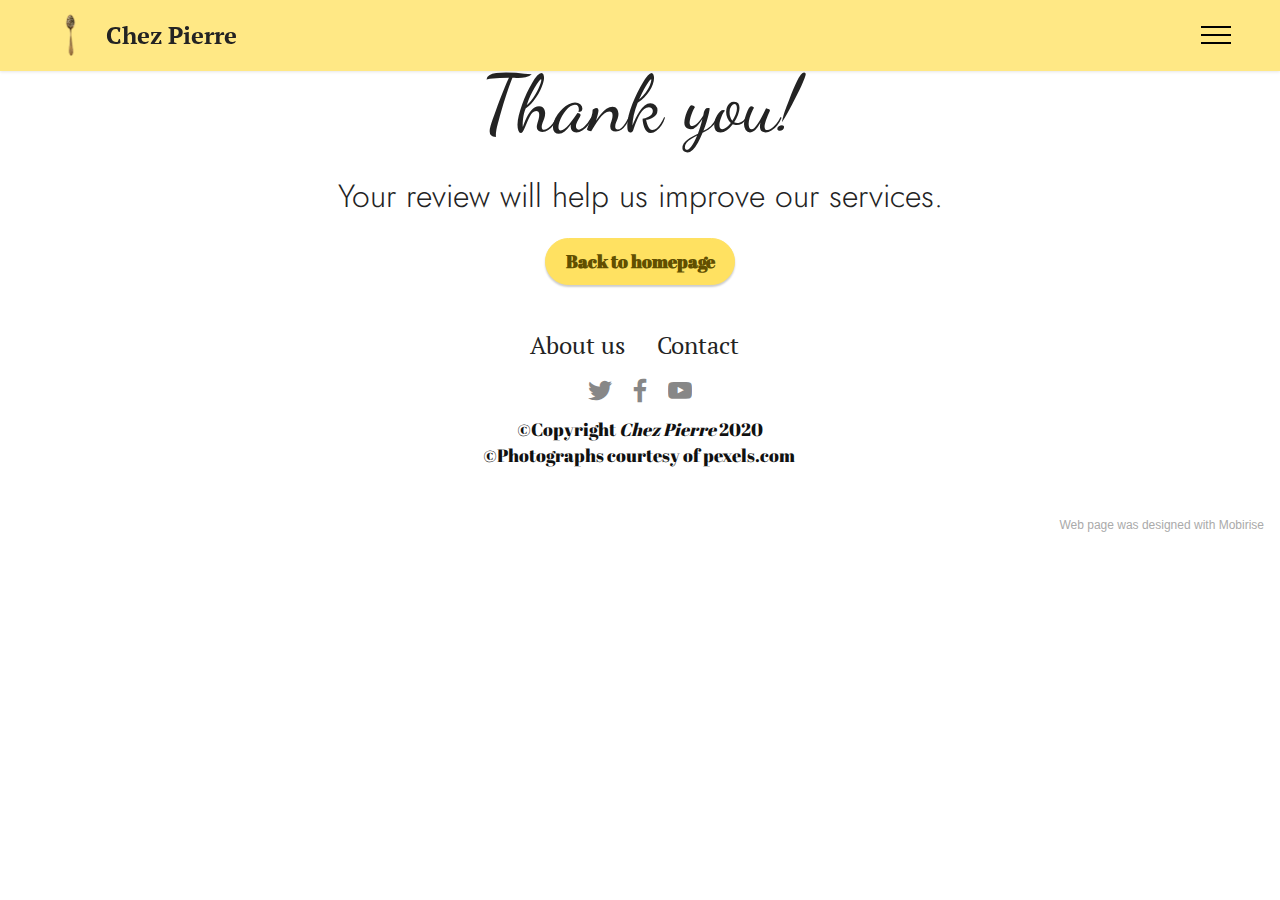
<file: reviews.html>
<!DOCTYPE html>
<html  >
<head>
  <!-- Site made with Mobirise Website Builder v5.2.0, https://mobirise.com -->
  <meta charset="UTF-8">
  <meta http-equiv="X-UA-Compatible" content="IE=edge">
  <meta name="generator" content="Mobirise v5.2.0, mobirise.com">
  <meta name="viewport" content="width=device-width, initial-scale=1, minimum-scale=1">
  <link rel="shortcut icon" href="assets/images/pexels-karolina-grabowska-4199096-96x136.png" type="image/x-icon">
  <meta name="description" content="">
  
  
  <title>Reviews</title>
  <link rel="stylesheet" href="assets/tether/tether.min.css">
  <link rel="stylesheet" href="assets/bootstrap/css/bootstrap.min.css">
  <link rel="stylesheet" href="assets/bootstrap/css/bootstrap-grid.min.css">
  <link rel="stylesheet" href="assets/bootstrap/css/bootstrap-reboot.min.css">
  <link rel="stylesheet" href="assets/dropdown/css/style.css">
  <link rel="stylesheet" href="assets/animatecss/animate.css">
  <link rel="stylesheet" href="assets/socicon/css/styles.css">
  <link rel="stylesheet" href="assets/theme/css/style.css">
  <link rel="preload" as="style" href="assets/mobirise/css/mbr-additional.css"><link rel="stylesheet" href="assets/mobirise/css/mbr-additional.css" type="text/css">
  
  
  
  
</head>
<body>
  
  <section class="menu menu1 cid-sjfCgOHuP1" once="menu" id="menu1-2h">
    

    <nav class="navbar navbar-dropdown navbar-fixed-top collapsed">
        <div class="container-fluid">
            <div class="navbar-brand">
                <span class="navbar-logo">
                    <a href="index.html#header5-19">
                        <img src="assets/images/pexels-karolina-grabowska-4199096-96x136.png" alt="Mobirise" style="height: 4rem;">
                    </a>
                </span>
                <span class="navbar-caption-wrap"><a class="navbar-caption text-black text-primary display-7" href="index.html#header5-19">Chez Pierre</a></span>
            </div>
            <button class="navbar-toggler" type="button" data-toggle="collapse" data-target="#navbarSupportedContent" aria-controls="navbarNavAltMarkup" aria-expanded="false" aria-label="Toggle navigation">
                <div class="hamburger">
                    <span></span>
                    <span></span>
                    <span></span>
                    <span></span>
                </div>
            </button>
            <div class="collapse navbar-collapse" id="navbarSupportedContent">
                <ul class="navbar-nav nav-dropdown nav-right" data-app-modern-menu="true"><li class="nav-item"><a class="nav-link link text-black text-primary display-4" href="reservations.html#form4-18">Reservations</a></li>
                    <li class="nav-item"><a class="nav-link link text-black text-primary display-4" href="orders.html#header3-t">Order Now</a></li>
                    <li class="nav-item"><a class="nav-link link text-black text-primary display-4" href="aboutus.html#image1-m">About us</a>
                    </li><li class="nav-item"><a class="nav-link link text-black text-primary display-4" href="contact.html#contacts1-14">Contact</a></li></ul>
                <div class="icons-menu">
                    <a class="iconfont-wrapper" href="http://facebook.com" target="_blank">
                        <span class="p-2 mbr-iconfont socicon-facebook socicon"></span>
                    </a>
                    <a class="iconfont-wrapper" href="https://twitter.com" target="_blank">
                        <span class="p-2 mbr-iconfont socicon-twitter socicon"></span>
                    </a>
                    <a class="iconfont-wrapper" href="http://instagram.com" target="_blank">
                        <span class="p-2 mbr-iconfont socicon-instagram socicon"></span>
                    </a>
                    
                </div>
                
            </div>
        </div>
    </nav>
</section>

<section class="mbr-section content4 cid-sjljwoPRVq" id="content4-2j">

    

    <div class="container">
        <div class="media-container-row">
            <div class="title col-12 col-md-8">
                <h2 class="align-center pb-3 mbr-fonts-style display-1">Thank you!</h2>
                <h3 class="mbr-section-subtitle align-center mbr-light mbr-fonts-style display-5">
                    Your review will help us improve our services.</h3>
                
            </div>
        </div>
    </div>
</section>

<section class="mbr-section content8 cid-sjlm27NM08" id="content8-2l">

    

    <div class="container">
        <div class="media-container-row title">
            <div class="col-12 col-md-8">
                <div class="mbr-section-btn align-center"><a class="btn btn-warning display-4" href="index.html#header5-19">Back to homepage</a></div>
            </div>
        </div>
    </div>
</section>

<section class="footer3 cid-sjfCJ1hsAM" once="footers" id="footer3-2i">

    

    

    <div class="container-fluid">
        <div class="media-container-row align-center mbr-white">
            <div class="row row-links">
                <ul class="foot-menu">
                    
                    
                    
                    
                    
                <li class="foot-menu-item mbr-fonts-style display-7">
                        <a class="text-black text-primary" href="aboutus.html#image1-m">About us</a>
                    </li><li class="foot-menu-item mbr-fonts-style display-7"><a class="text-black text-primary" href="contact.html#contacts1-14">Contact</a>&nbsp;&nbsp;</li></ul>
            </div>
            <div class="row social-row">
                <div class="social-list align-right pb-2">
                    
                    
                    
                    
                    
                    
                <div class="soc-item">
                        <a href="https://twitter.com" target="_blank">
                            <span class="mbr-iconfont mbr-iconfont-social socicon-twitter socicon" style="color: rgb(17, 17, 17); fill: rgb(17, 17, 17);"></span>
                        </a>
                    </div><div class="soc-item">
                        <a href="https://www.facebook.com" target="_blank">
                            <span class="mbr-iconfont mbr-iconfont-social socicon-facebook socicon" style="color: rgb(17, 17, 17); fill: rgb(17, 17, 17);"></span>
                        </a>
                    </div><div class="soc-item">
                        <a href="https://www.youtube.com" target="_blank">
                            <span class="mbr-iconfont mbr-iconfont-social socicon-youtube socicon" style="color: rgb(17, 17, 17); fill: rgb(17, 17, 17);"></span>
                        </a>
                    </div></div>
            </div>
            <div class="row row-copirayt">
                <p class="mbr-text mb-0 mbr-fonts-style mbr-white align-center display-4">©Copyright <em>Chez Pierre</em> 2020<br>©Photographs courtesy of pexels.com&nbsp;<br></p>
            </div>
        </div>
    </div>
</section><section style="background-color: #fff; font-family: -apple-system, BlinkMacSystemFont, 'Segoe UI', 'Roboto', 'Helvetica Neue', Arial, sans-serif; color:#aaa; font-size:12px; padding: 0; align-items: center; display: flex;"><a href="https://mobirise.site/g" style="flex: 1 1; height: 3rem; padding-left: 1rem;"></a><p style="flex: 0 0 auto; margin:0; padding-right:1rem;">Web page <a href="https://mobirise.site/f" style="color:#aaa;">was designed</a> with Mobirise</p></section><script src="assets/web/assets/jquery/jquery.min.js"></script>  <script src="assets/popper/popper.min.js"></script>  <script src="assets/tether/tether.min.js"></script>  <script src="assets/bootstrap/js/bootstrap.min.js"></script>  <script src="assets/smoothscroll/smooth-scroll.js"></script>  <script src="assets/dropdown/js/nav-dropdown.js"></script>  <script src="assets/dropdown/js/navbar-dropdown.js"></script>  <script src="assets/touchswipe/jquery.touch-swipe.min.js"></script>  <script src="assets/viewportchecker/jquery.viewportchecker.js"></script>  <script src="assets/theme/js/script.js"></script>  
  
  
 <div id="scrollToTop" class="scrollToTop mbr-arrow-up"><a style="text-align: center;"><i class="mbr-arrow-up-icon mbr-arrow-up-icon-cm cm-icon cm-icon-smallarrow-up"></i></a></div>
    <input name="animation" type="hidden">
  </body>
</html>
</file>
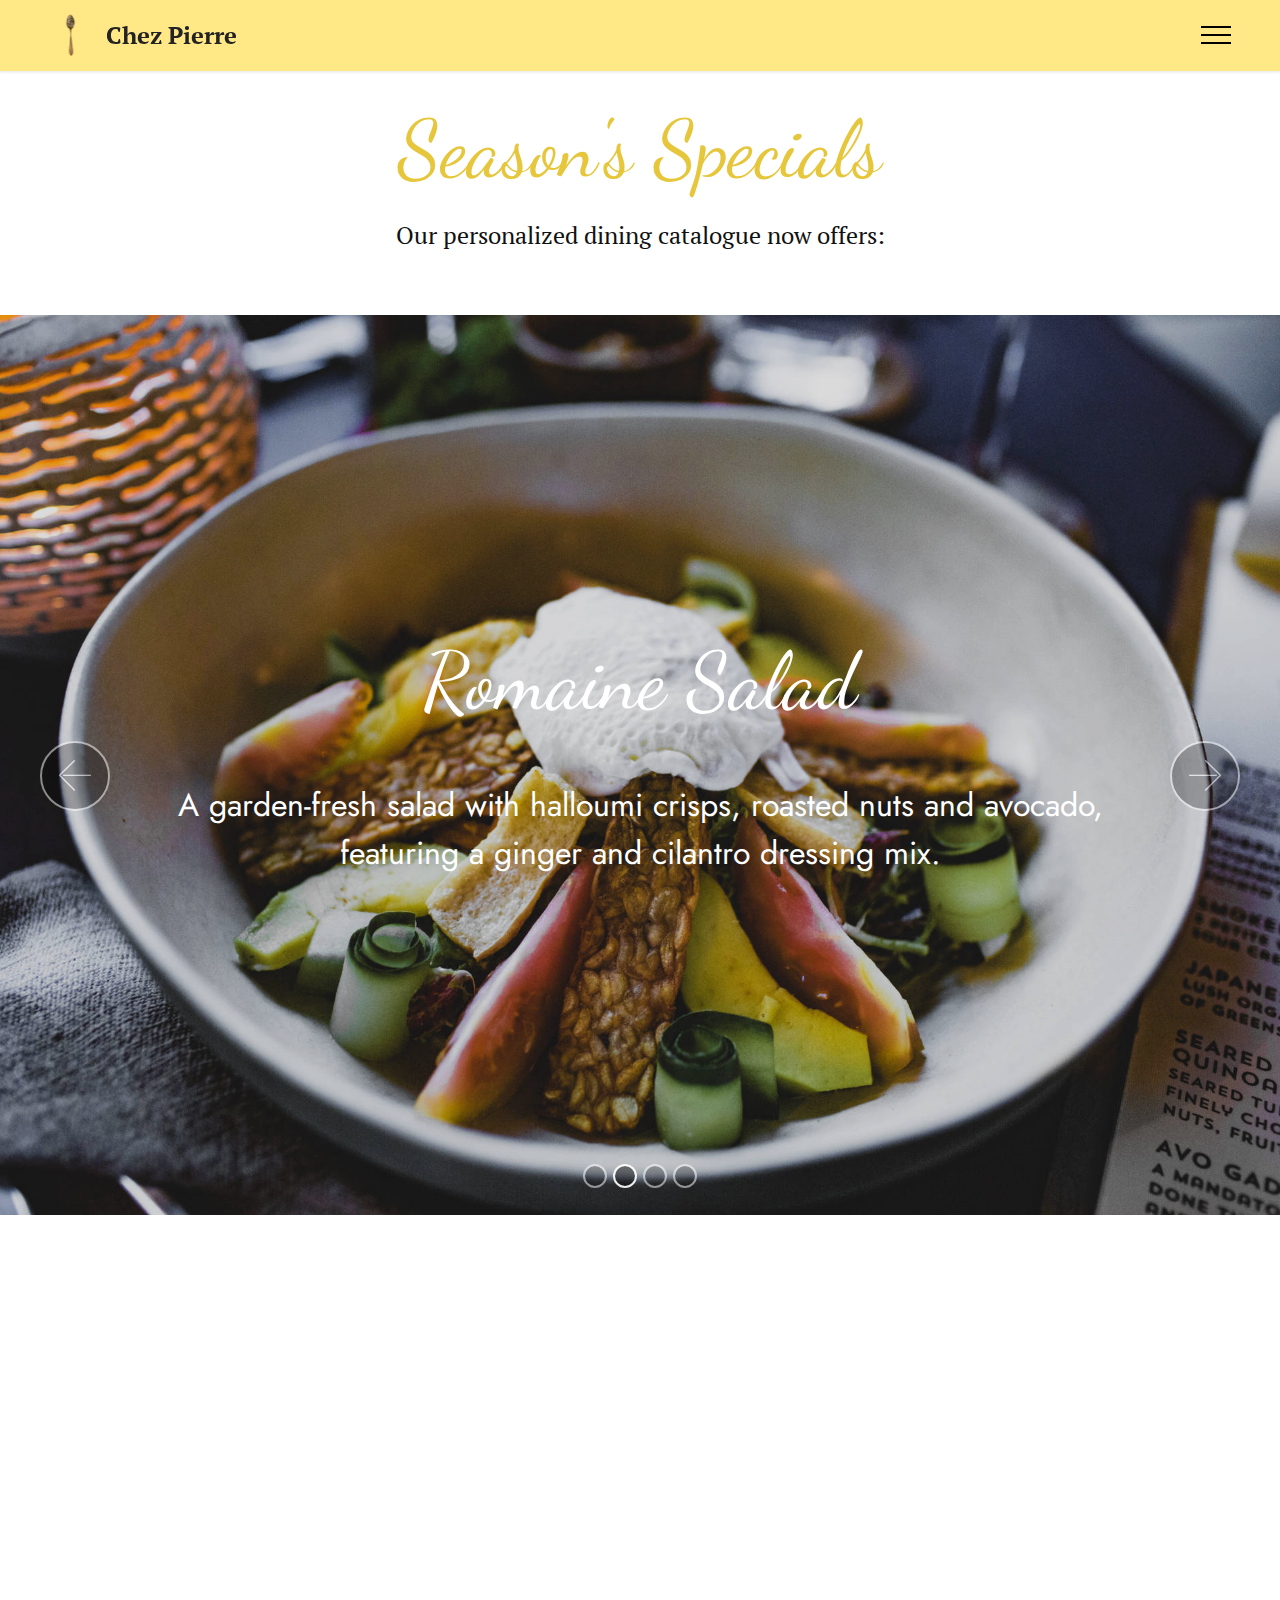
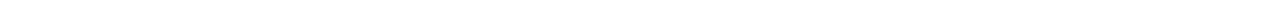
<file: specials.html>
<!DOCTYPE html>
<html  >
<head>
  <!-- Site made with Mobirise Website Builder v5.2.0, https://mobirise.com -->
  <meta charset="UTF-8">
  <meta http-equiv="X-UA-Compatible" content="IE=edge">
  <meta name="generator" content="Mobirise v5.2.0, mobirise.com">
  <meta name="viewport" content="width=device-width, initial-scale=1, minimum-scale=1">
  <link rel="shortcut icon" href="assets/images/pexels-karolina-grabowska-4199096-96x136.png" type="image/x-icon">
  <meta name="description" content="">
  
  
  <title>Season's specials</title>
  <link rel="stylesheet" href="assets/web/assets/mobirise-icons/mobirise-icons.css">
  <link rel="stylesheet" href="assets/tether/tether.min.css">
  <link rel="stylesheet" href="assets/bootstrap/css/bootstrap.min.css">
  <link rel="stylesheet" href="assets/bootstrap/css/bootstrap-grid.min.css">
  <link rel="stylesheet" href="assets/bootstrap/css/bootstrap-reboot.min.css">
  <link rel="stylesheet" href="assets/dropdown/css/style.css">
  <link rel="stylesheet" href="assets/animatecss/animate.css">
  <link rel="stylesheet" href="assets/socicon/css/styles.css">
  <link rel="stylesheet" href="assets/theme/css/style.css">
  <link rel="preload" as="style" href="assets/mobirise/css/mbr-additional.css"><link rel="stylesheet" href="assets/mobirise/css/mbr-additional.css" type="text/css">
  
  
  
  
</head>
<body>
  
  <section class="menu menu1 cid-sjfCgOHuP1" once="menu" id="menu1-1x">
    

    <nav class="navbar navbar-dropdown navbar-fixed-top collapsed">
        <div class="container-fluid">
            <div class="navbar-brand">
                <span class="navbar-logo">
                    <a href="index.html#header5-19">
                        <img src="assets/images/pexels-karolina-grabowska-4199096-96x136.png" alt="Mobirise" style="height: 4rem;">
                    </a>
                </span>
                <span class="navbar-caption-wrap"><a class="navbar-caption text-black text-primary display-7" href="index.html#header5-19">Chez Pierre</a></span>
            </div>
            <button class="navbar-toggler" type="button" data-toggle="collapse" data-target="#navbarSupportedContent" aria-controls="navbarNavAltMarkup" aria-expanded="false" aria-label="Toggle navigation">
                <div class="hamburger">
                    <span></span>
                    <span></span>
                    <span></span>
                    <span></span>
                </div>
            </button>
            <div class="collapse navbar-collapse" id="navbarSupportedContent">
                <ul class="navbar-nav nav-dropdown nav-right" data-app-modern-menu="true"><li class="nav-item"><a class="nav-link link text-black text-primary display-4" href="reservations.html#form4-18">Reservations</a></li>
                    <li class="nav-item"><a class="nav-link link text-black text-primary display-4" href="orders.html#header3-t">Order Now</a></li>
                    <li class="nav-item"><a class="nav-link link text-black text-primary display-4" href="aboutus.html#image1-m">About us</a>
                    </li><li class="nav-item"><a class="nav-link link text-black text-primary display-4" href="contact.html#contacts1-14">Contact</a></li></ul>
                <div class="icons-menu">
                    <a class="iconfont-wrapper" href="http://facebook.com" target="_blank">
                        <span class="p-2 mbr-iconfont socicon-facebook socicon"></span>
                    </a>
                    <a class="iconfont-wrapper" href="https://twitter.com" target="_blank">
                        <span class="p-2 mbr-iconfont socicon-twitter socicon"></span>
                    </a>
                    <a class="iconfont-wrapper" href="http://instagram.com" target="_blank">
                        <span class="p-2 mbr-iconfont socicon-instagram socicon"></span>
                    </a>
                    
                </div>
                
            </div>
        </div>
    </nav>
</section>

<section class="mbr-section content5 cid-sjlanywNQ1" id="content5-2a">

    

    

    <div class="container">
        <div class="media-container-row">
            <div class="title col-12 col-md-8">
                
                <h3 class="mbr-section-subtitle align-center mbr-light mbr-white pb-3 mbr-fonts-style display-1">Season's Specials</h3>
                <p class="mbr-text align-center mbr-white pb-3 mbr-fonts-style display-7">Our personalized dining catalogue now offers:</p>
                
            </div>
        </div>
    </div>
</section>

<section class="carousel slide cid-sjkFhD7gjf" data-interval="false" id="slider1-25">

    

    <div class="full-screen"><div class="mbr-slider slide carousel" data-keyboard="false" data-ride="carousel" data-interval="4000" data-pause="hover"><ol class="carousel-indicators"><li data-app-prevent-settings="" data-target="#slider1-25" data-slide-to="0"></li><li data-app-prevent-settings="" data-target="#slider1-25" class=" active" data-slide-to="1"></li><li data-app-prevent-settings="" data-target="#slider1-25" data-slide-to="2"></li><li data-app-prevent-settings="" data-target="#slider1-25" data-slide-to="3"></li></ol><div class="carousel-inner" role="listbox"><div class="carousel-item slider-fullscreen-image" data-bg-video-slide="false" style="background-image: url(assets/images/pexels-karolina-grabowska-4202392-2000x3000.jpg);"><div class="container container-slide"><div class="image_wrapper"><div class="mbr-overlay" style="opacity: 0.1;"></div><img src="assets/images/pexels-karolina-grabowska-4202392-2000x3000.jpg" alt="" title=""><div class="carousel-caption justify-content-center"><div class="col-10 align-center"><h2 class="mbr-fonts-style display-1">Dill Sesame Dumplings</h2><p class="lead mbr-text mbr-fonts-style display-5"><br>Spicy and sweet dumplings topped with Aleppo pepper-infused butter, inspired by a traditional Lebanese recipe.</p></div></div></div></div></div><div class="carousel-item slider-fullscreen-image active" data-bg-video-slide="false" style="background-image: url(assets/images/pexels-roman-odintsov-4551155-2000x1333.jpg);"><div class="container container-slide"><div class="image_wrapper"><div class="mbr-overlay" style="opacity: 0.1;"></div><img src="assets/images/pexels-roman-odintsov-4551155-2000x1333.jpg" alt="" title=""><div class="carousel-caption justify-content-center"><div class="col-10 align-center"><h2 class="mbr-fonts-style display-1">Romaine Salad</h2><p class="lead mbr-text mbr-fonts-style display-5"><br>A&nbsp;garden-fresh salad with halloumi crisps, roasted nuts and avocado, featuring a ginger and cilantro dressing mix.</p></div></div></div></div></div><div class="carousel-item slider-fullscreen-image" data-bg-video-slide="false" style="background-image: url(assets/images/pexels-marianna-3843224-2000x1333.jpg);"><div class="container container-slide"><div class="image_wrapper"><div class="mbr-overlay" style="opacity: 0.1;"></div><img src="assets/images/pexels-marianna-3843224-2000x1333.jpg" alt="" title=""><div class="carousel-caption justify-content-center"><div class="col-10 align-center"><h2 class="mbr-fonts-style display-1">Smoked Shetland Salmon</h2><p class="lead mbr-text mbr-fonts-style display-5"><br>A smoked salmon dish, with quail egg, caviar and lemon purée. A delightful starter, serve al fresco, with a glass of champagne.</p></div></div></div></div></div><div class="carousel-item slider-fullscreen-image" data-bg-video-slide="false" style="background-image: url(assets/images/pexels-delphine-hourlay-691159-2000x3005.jpg);"><div class="container container-slide"><div class="image_wrapper"><div class="mbr-overlay" style="opacity: 0.1;"></div><img src="assets/images/pexels-delphine-hourlay-691159-2000x3005.jpg" alt="" title=""><div class="carousel-caption justify-content-center"><div class="col-10 align-center"><h2 class="mbr-fonts-style display-1">Roasted Pumpkin Soup</h2><p class="lead mbr-text mbr-fonts-style display-5"><br>A savory pumpkin soup with sautéed mushrooms and chives, featuring cinnamon and ginger.</p></div></div></div></div></div></div><a data-app-prevent-settings="" class="carousel-control carousel-control-prev" role="button" data-slide="prev" href="#slider1-25"><span aria-hidden="true" class="mbri-left mbr-iconfont"></span><span class="sr-only">Previous</span></a><a data-app-prevent-settings="" class="carousel-control carousel-control-next" role="button" data-slide="next" href="#slider1-25"><span aria-hidden="true" class="mbri-right mbr-iconfont"></span><span class="sr-only">Next</span></a></div></div>

</section>

<section class="content11 cid-sjrRmPWpJL" id="content11-2p">
    
    <div class="container">
        <div class="row justify-content-center">
            <div class="col-md-12 col-lg-10">
                <div class="mbr-section-btn align-center"><a class="btn btn-warning display-7" href="reservations.html#form4-18">Make your reservation now</a></div>
            </div>
        </div>
    </div>
</section>

<section class="footer3 cid-sjfCJ1hsAM" once="footers" id="footer3-1y">

    

    

    <div class="container-fluid">
        <div class="media-container-row align-center mbr-white">
            <div class="row row-links">
                <ul class="foot-menu">
                    
                    
                    
                    
                    
                <li class="foot-menu-item mbr-fonts-style display-7">
                        <a class="text-black text-primary" href="aboutus.html#image1-m">About us</a>
                    </li><li class="foot-menu-item mbr-fonts-style display-7"><a class="text-black text-primary" href="contact.html#contacts1-14">Contact</a>&nbsp;&nbsp;</li></ul>
            </div>
            <div class="row social-row">
                <div class="social-list align-right pb-2">
                    
                    
                    
                    
                    
                    
                <div class="soc-item">
                        <a href="https://twitter.com" target="_blank">
                            <span class="mbr-iconfont mbr-iconfont-social socicon-twitter socicon" style="color: rgb(17, 17, 17); fill: rgb(17, 17, 17);"></span>
                        </a>
                    </div><div class="soc-item">
                        <a href="https://www.facebook.com" target="_blank">
                            <span class="mbr-iconfont mbr-iconfont-social socicon-facebook socicon" style="color: rgb(17, 17, 17); fill: rgb(17, 17, 17);"></span>
                        </a>
                    </div><div class="soc-item">
                        <a href="https://www.youtube.com" target="_blank">
                            <span class="mbr-iconfont mbr-iconfont-social socicon-youtube socicon" style="color: rgb(17, 17, 17); fill: rgb(17, 17, 17);"></span>
                        </a>
                    </div></div>
            </div>
            <div class="row row-copirayt">
                <p class="mbr-text mb-0 mbr-fonts-style mbr-white align-center display-4">©Copyright <em>Chez Pierre</em> 2020<br>©Photographs courtesy of pexels.com&nbsp;<br></p>
            </div>
        </div>
    </div>
</section><section style="background-color: #fff; font-family: -apple-system, BlinkMacSystemFont, 'Segoe UI', 'Roboto', 'Helvetica Neue', Arial, sans-serif; color:#aaa; font-size:12px; padding: 0; align-items: center; display: flex;"><a href="https://mobirise.site/w" style="flex: 1 1; height: 3rem; padding-left: 1rem;"></a><p style="flex: 0 0 auto; margin:0; padding-right:1rem;"><a href="https://mobirise.site" style="color:#aaa;">Mobirise</a> website creator</p></section><script src="assets/web/assets/jquery/jquery.min.js"></script>  <script src="assets/popper/popper.min.js"></script>  <script src="assets/tether/tether.min.js"></script>  <script src="assets/bootstrap/js/bootstrap.min.js"></script>  <script src="assets/smoothscroll/smooth-scroll.js"></script>  <script src="assets/dropdown/js/nav-dropdown.js"></script>  <script src="assets/dropdown/js/navbar-dropdown.js"></script>  <script src="assets/touchswipe/jquery.touch-swipe.min.js"></script>  <script src="assets/viewportchecker/jquery.viewportchecker.js"></script>  <script src="assets/ytplayer/jquery.mb.ytplayer.min.js"></script>  <script src="assets/vimeoplayer/jquery.mb.vimeo_player.js"></script>  <script src="assets/bootstrapcarouselswipe/bootstrap-carousel-swipe.js"></script>  <script src="assets/theme/js/script.js"></script>  <script src="assets/slidervideo/script.js"></script>  
  
  
 <div id="scrollToTop" class="scrollToTop mbr-arrow-up"><a style="text-align: center;"><i class="mbr-arrow-up-icon mbr-arrow-up-icon-cm cm-icon cm-icon-smallarrow-up"></i></a></div>
    <input name="animation" type="hidden">
  </body>
</html>
</file>
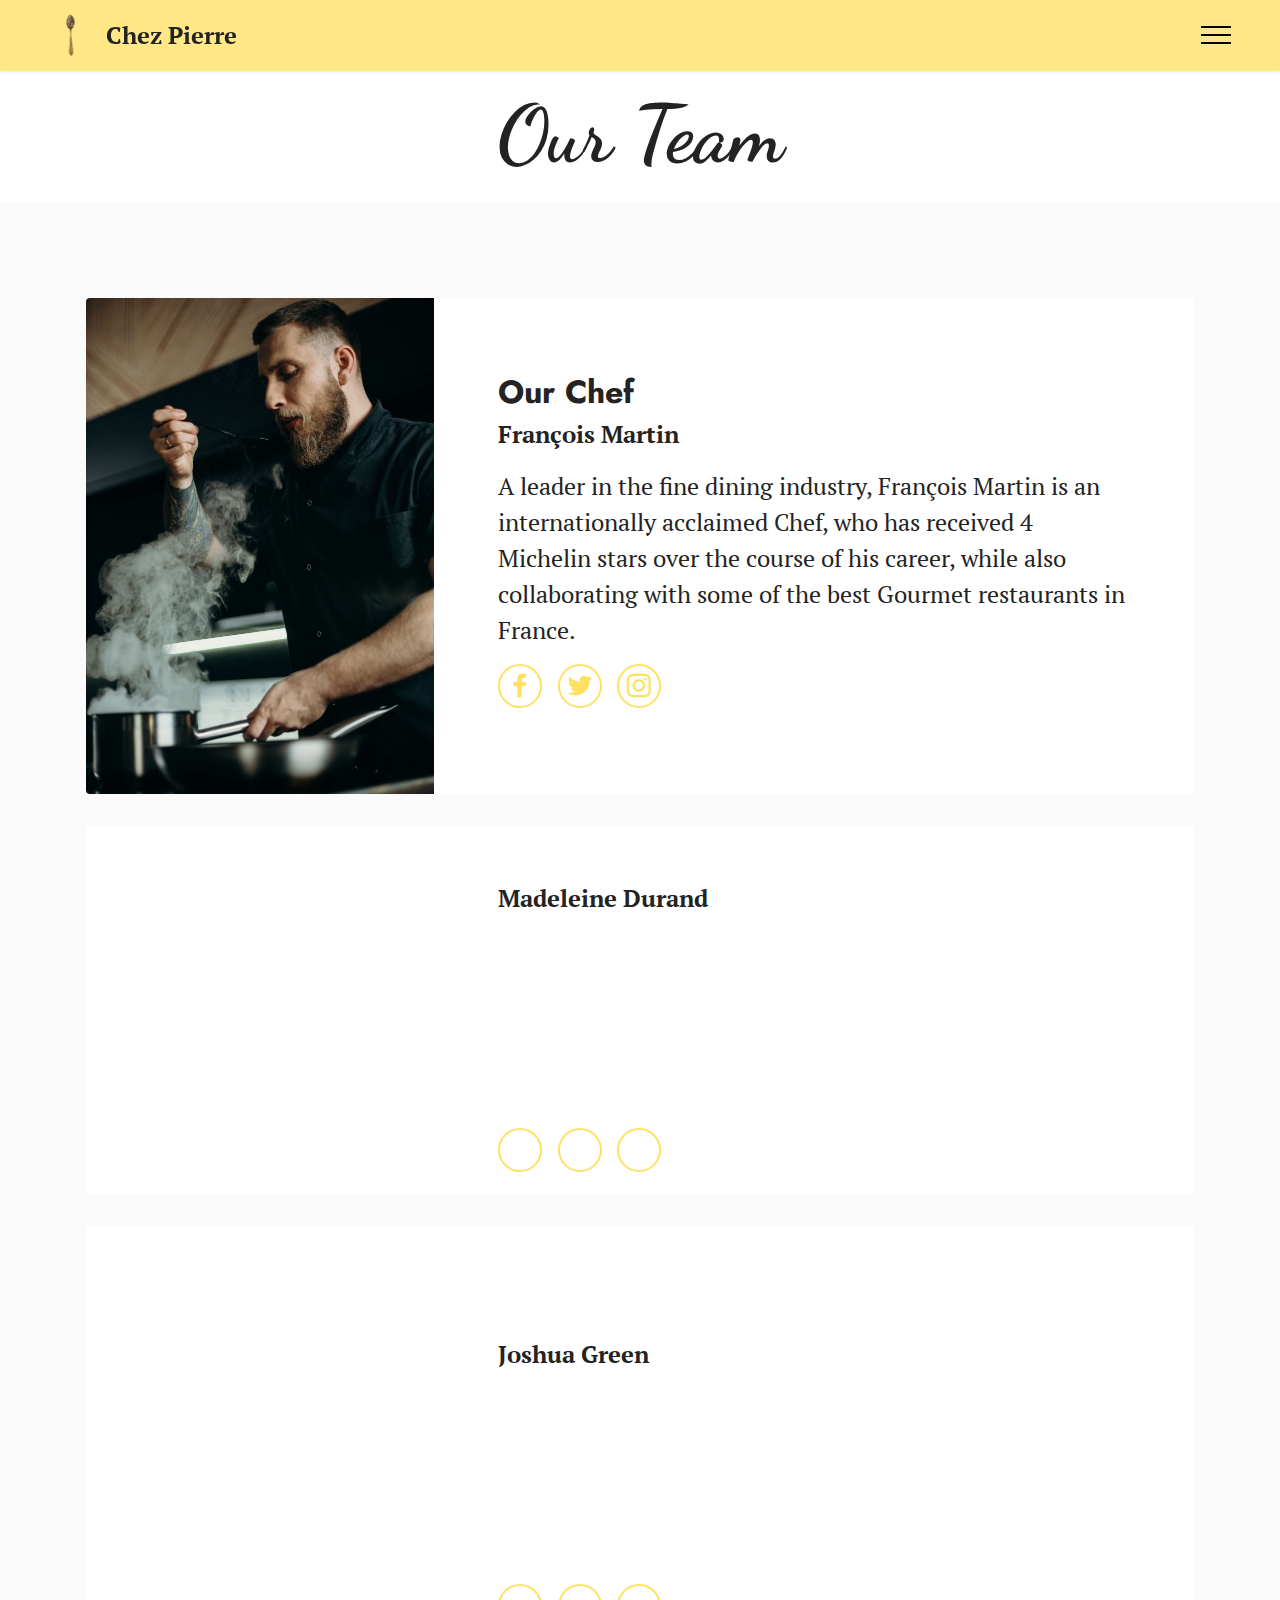
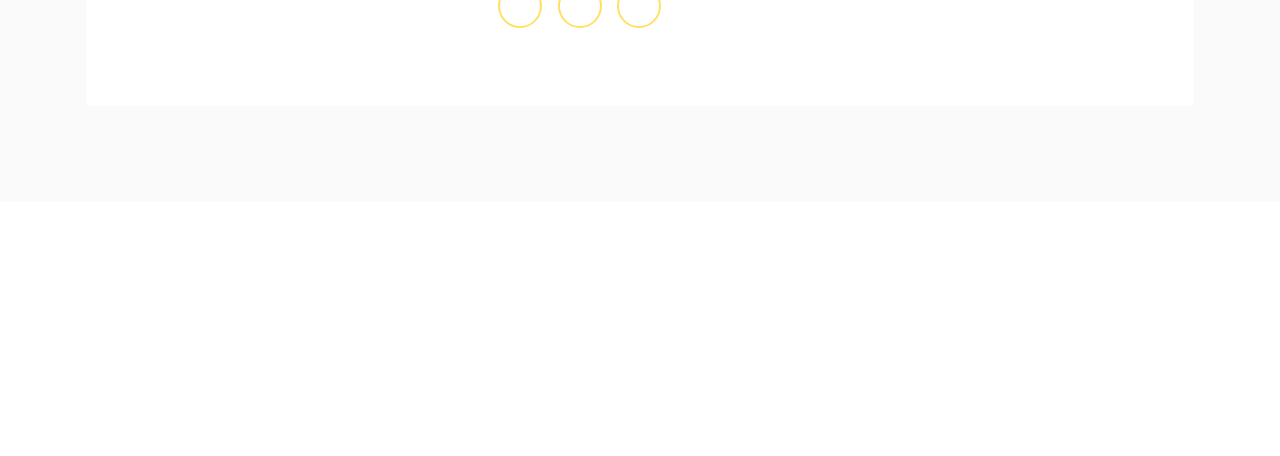
<file: team.html>
<!DOCTYPE html>
<html  >
<head>
  <!-- Site made with Mobirise Website Builder v5.2.0, https://mobirise.com -->
  <meta charset="UTF-8">
  <meta http-equiv="X-UA-Compatible" content="IE=edge">
  <meta name="generator" content="Mobirise v5.2.0, mobirise.com">
  <meta name="viewport" content="width=device-width, initial-scale=1, minimum-scale=1">
  <link rel="shortcut icon" href="assets/images/pexels-karolina-grabowska-4199096-96x136.png" type="image/x-icon">
  <meta name="description" content="">
  
  
  <title>Our Team</title>
  <link rel="stylesheet" href="assets/tether/tether.min.css">
  <link rel="stylesheet" href="assets/bootstrap/css/bootstrap.min.css">
  <link rel="stylesheet" href="assets/bootstrap/css/bootstrap-grid.min.css">
  <link rel="stylesheet" href="assets/bootstrap/css/bootstrap-reboot.min.css">
  <link rel="stylesheet" href="assets/dropdown/css/style.css">
  <link rel="stylesheet" href="assets/animatecss/animate.css">
  <link rel="stylesheet" href="assets/socicon/css/styles.css">
  <link rel="stylesheet" href="assets/theme/css/style.css">
  <link rel="preload" as="style" href="assets/mobirise/css/mbr-additional.css"><link rel="stylesheet" href="assets/mobirise/css/mbr-additional.css" type="text/css">
  
  
  
  
</head>
<body>
  
  <section class="menu menu1 cid-sjfCgOHuP1" once="menu" id="menu1-21">
    

    <nav class="navbar navbar-dropdown navbar-fixed-top collapsed">
        <div class="container-fluid">
            <div class="navbar-brand">
                <span class="navbar-logo">
                    <a href="index.html#header5-19">
                        <img src="assets/images/pexels-karolina-grabowska-4199096-96x136.png" alt="Mobirise" style="height: 4rem;">
                    </a>
                </span>
                <span class="navbar-caption-wrap"><a class="navbar-caption text-black text-primary display-7" href="index.html#header5-19">Chez Pierre</a></span>
            </div>
            <button class="navbar-toggler" type="button" data-toggle="collapse" data-target="#navbarSupportedContent" aria-controls="navbarNavAltMarkup" aria-expanded="false" aria-label="Toggle navigation">
                <div class="hamburger">
                    <span></span>
                    <span></span>
                    <span></span>
                    <span></span>
                </div>
            </button>
            <div class="collapse navbar-collapse" id="navbarSupportedContent">
                <ul class="navbar-nav nav-dropdown nav-right" data-app-modern-menu="true"><li class="nav-item"><a class="nav-link link text-black text-primary display-4" href="reservations.html#form4-18">Reservations</a></li>
                    <li class="nav-item"><a class="nav-link link text-black text-primary display-4" href="orders.html#header3-t">Order Now</a></li>
                    <li class="nav-item"><a class="nav-link link text-black text-primary display-4" href="aboutus.html#image1-m">About us</a>
                    </li><li class="nav-item"><a class="nav-link link text-black text-primary display-4" href="contact.html#contacts1-14">Contact</a></li></ul>
                <div class="icons-menu">
                    <a class="iconfont-wrapper" href="http://facebook.com" target="_blank">
                        <span class="p-2 mbr-iconfont socicon-facebook socicon"></span>
                    </a>
                    <a class="iconfont-wrapper" href="https://twitter.com" target="_blank">
                        <span class="p-2 mbr-iconfont socicon-twitter socicon"></span>
                    </a>
                    <a class="iconfont-wrapper" href="http://instagram.com" target="_blank">
                        <span class="p-2 mbr-iconfont socicon-instagram socicon"></span>
                    </a>
                    
                </div>
                
            </div>
        </div>
    </nav>
</section>

<section class="header1 cid-sjlqk8T4Ak" id="header16-2n">

    

    

    <div class="container">
        <div class="row justify-content-md-center">
            <div class="col-md-10 align-center">
                <h1 class="mbr-section-title mbr-bold pb-3 mbr-fonts-style display-1">Our Team</h1>
                
                
                
            </div>
        </div>
    </div>

</section>

<section class="team2 cid-sjkzguL02r" xmlns="http://www.w3.org/1999/html" id="team2-23">
    
    
    <div class="container">
        <div class="card">
            <div class="card-wrapper">
                <div class="row align-items-center">
                    <div class="col-12 col-md-4">
                        <div class="image-wrapper">
                            <img src="assets/images/pexels-cottonbro-3338540-696x1042.jpeg" alt="Mobirise">
                        </div>
                    </div>
                    <div class="col-12 col-md">
                        <div class="card-box">
                            <h5 class="card-title mbr-fonts-style m-0 display-5"><strong>Our Chef</strong><strong><br></strong></h5>
                            <h6 class="mbr-fonts-style mb-3 display-7"><strong>François Martin</strong></h6>
                            <p class="mbr-text mbr-fonts-style display-7">A leader in the fine dining industry, François Martin is an internationally acclaimed Chef, who has received 4 Michelin stars over the course of his career, while also collaborating with some of the best Gourmet restaurants in France.</p>
                            <div class="social-row display-7">
                                <div class="soc-item">
                                    <a href="https://www.facebook.com" target="_blank">
                                        <span class="mbr-iconfont socicon-facebook socicon"></span>
                                    </a>
                                </div>
                                <div class="soc-item">
                                    <a href="https://twitter.com" target="_blank">
                                        <span class="mbr-iconfont socicon-twitter socicon"></span>
                                    </a>
                                </div>
                                <div class="soc-item">
                                    <a href="https://instagram.com" target="_blank">
                                        <span class="mbr-iconfont socicon-instagram socicon"></span>
                                    </a>
                                </div>
                                
                                
                            </div>
                        </div>
                    </div>
                </div>
            </div>
        </div>
        <div class="card">
            <div class="card-wrapper">
                <div class="row align-items-center">
                    <div class="col-12 col-md-4">
                        <div class="image-wrapper">
                            <img src="assets/images/pexels-wictor-cardoso-5208023-696x1044.jpeg" alt="Mobirise">
                        </div>
                    </div>
                    <div class="col-12 col-md">
                        <div class="card-box">
                            <h5 class="card-title mbr-fonts-style m-0 display-5"><strong>Sous-Chef</strong></h5>
                            <h6 class="mbr-fonts-style mb-3 display-7"><strong>Madeleine Durand</strong></h6>
                            <p class="mbr-text mbr-fonts-style display-7">
                                A long-time collaborator of François Martin, Madeleine is an expert in fine dining, as proven by the multiple certifications she has obtained over the years. She has experimented with diverse culinary traditions, such as Asian or Flemish cuisine, creating new exquisite dishes.</p>
                            <div class="social-row display-7">
                                <div class="soc-item">
                                    <a href="https://www.facebook.com" target="_blank">
                                        <span class="mbr-iconfont socicon-facebook socicon"></span>
                                    </a>
                                </div>
                                <div class="soc-item">
                                    <a href="https://twitter.com" target="_blank">
                                        <span class="mbr-iconfont socicon-twitter socicon"></span>
                                    </a>
                                </div>
                                <div class="soc-item">
                                    <a href="https://instagram.com" target="_blank">
                                        <span class="mbr-iconfont socicon-instagram socicon"></span>
                                    </a>
                                </div>
                                
                                
                            </div>
                        </div>
                    </div>
                </div>
            </div>
        </div>
        <div class="card">
            <div class="card-wrapper">
                <div class="row align-items-center">
                    <div class="col-12 col-md-4">
                        <div class="image-wrapper">
                            <img src="assets/images/pexels-ono-kosuki-5647292-696x1044.jpeg" alt="Mobirise">
                        </div>
                    </div>
                    <div class="col-12 col-md">
                        <div class="card-box">
                            <h5 class="card-title mbr-fonts-style m-0 display-5">
                                <strong>Manager</strong></h5>
                            <h6 class="mbr-fonts-style mb-3 display-7"><strong>Joshua Green</strong></h6>
                            <p class="mbr-text mbr-fonts-style display-7">
                                A trained expert in the hospitality industry, Joshua has supervised the activity of various world-renowned restaurants such as Noma or Mugaritz, before joining our team. He successfully oversees the quality standards of our establishment.</p>
                            <div class="social-row display-7">
                                <div class="soc-item">
                                    <a href="https://www.facebook.com" target="_blank">
                                        <span class="mbr-iconfont socicon-facebook socicon"></span>
                                    </a>
                                </div>
                                <div class="soc-item">
                                    <a href="https://twitter.com" target="_blank">
                                        <span class="mbr-iconfont socicon-twitter socicon"></span>
                                    </a>
                                </div>
                                <div class="soc-item">
                                    <a href="https://instagram.com" target="_blank">
                                        <span class="mbr-iconfont socicon-instagram socicon"></span>
                                    </a>
                                </div>
                                
                                
                            </div>
                        </div>
                    </div>
                </div>
            </div>
        </div>
    </div>
</section>

<section class="footer3 cid-sjfCJ1hsAM" once="footers" id="footer3-22">

    

    

    <div class="container-fluid">
        <div class="media-container-row align-center mbr-white">
            <div class="row row-links">
                <ul class="foot-menu">
                    
                    
                    
                    
                    
                <li class="foot-menu-item mbr-fonts-style display-7">
                        <a class="text-black text-primary" href="aboutus.html#image1-m">About us</a>
                    </li><li class="foot-menu-item mbr-fonts-style display-7"><a class="text-black text-primary" href="contact.html#contacts1-14">Contact</a>&nbsp;&nbsp;</li></ul>
            </div>
            <div class="row social-row">
                <div class="social-list align-right pb-2">
                    
                    
                    
                    
                    
                    
                <div class="soc-item">
                        <a href="https://twitter.com" target="_blank">
                            <span class="mbr-iconfont mbr-iconfont-social socicon-twitter socicon" style="color: rgb(17, 17, 17); fill: rgb(17, 17, 17);"></span>
                        </a>
                    </div><div class="soc-item">
                        <a href="https://www.facebook.com" target="_blank">
                            <span class="mbr-iconfont mbr-iconfont-social socicon-facebook socicon" style="color: rgb(17, 17, 17); fill: rgb(17, 17, 17);"></span>
                        </a>
                    </div><div class="soc-item">
                        <a href="https://www.youtube.com" target="_blank">
                            <span class="mbr-iconfont mbr-iconfont-social socicon-youtube socicon" style="color: rgb(17, 17, 17); fill: rgb(17, 17, 17);"></span>
                        </a>
                    </div></div>
            </div>
            <div class="row row-copirayt">
                <p class="mbr-text mb-0 mbr-fonts-style mbr-white align-center display-4">©Copyright <em>Chez Pierre</em> 2020<br>©Photographs courtesy of pexels.com&nbsp;<br></p>
            </div>
        </div>
    </div>
</section><section style="background-color: #fff; font-family: -apple-system, BlinkMacSystemFont, 'Segoe UI', 'Roboto', 'Helvetica Neue', Arial, sans-serif; color:#aaa; font-size:12px; padding: 0; align-items: center; display: flex;"><a href="https://mobirise.site/q" style="flex: 1 1; height: 3rem; padding-left: 1rem;"></a><p style="flex: 0 0 auto; margin:0; padding-right:1rem;"><a href="https://mobirise.site" style="color:#aaa;">https://mobirise.com</a> web builder</p></section><script src="assets/web/assets/jquery/jquery.min.js"></script>  <script src="assets/popper/popper.min.js"></script>  <script src="assets/tether/tether.min.js"></script>  <script src="assets/bootstrap/js/bootstrap.min.js"></script>  <script src="assets/smoothscroll/smooth-scroll.js"></script>  <script src="assets/dropdown/js/nav-dropdown.js"></script>  <script src="assets/dropdown/js/navbar-dropdown.js"></script>  <script src="assets/touchswipe/jquery.touch-swipe.min.js"></script>  <script src="assets/viewportchecker/jquery.viewportchecker.js"></script>  <script src="assets/theme/js/script.js"></script>  
  
  
 <div id="scrollToTop" class="scrollToTop mbr-arrow-up"><a style="text-align: center;"><i class="mbr-arrow-up-icon mbr-arrow-up-icon-cm cm-icon cm-icon-smallarrow-up"></i></a></div>
    <input name="animation" type="hidden">
  </body>
</html>
</file>
<file: assets/web/assets/mobirise-icons2/mobirise2.css>
@font-face {
  font-family: 'Moririse2';
  font-display: swap;
  src:  url('mobirise2.eot?f2bix4');
  src:  url('mobirise2.eot?f2bix4#iefix') format('embedded-opentype'),
    url('mobirise2.ttf?f2bix4') format('truetype'),
    url('mobirise2.woff?f2bix4') format('woff'),
    url('mobirise2.svg?f2bix4#mobirise2') format('svg');
  font-weight: normal;
  font-style: normal;
}

[class^="mobi-"], [class*=" mobi-"] {
  /* use !important to prevent issues with browser extensions that change fonts */
  font-family: 'Moririse2' !important;
  speak: none;
  font-style: normal;
  font-weight: normal;
  font-variant: normal;
  text-transform: none;
  line-height: 1;

  /* Better Font Rendering =========== */
  -webkit-font-smoothing: antialiased;
  -moz-osx-font-smoothing: grayscale;
}

.mobi-mbri-add-submenu:before {
  content: "\e900";
}
.mobi-mbri-alert:before {
  content: "\e901";
}
.mobi-mbri-align-center:before {
  content: "\e902";
}
.mobi-mbri-align-justify:before {
  content: "\e903";
}
.mobi-mbri-align-left:before {
  content: "\e904";
}
.mobi-mbri-align-right:before {
  content: "\e905";
}
.mobi-mbri-android:before {
  content: "\e906";
}
.mobi-mbri-apple:before {
  content: "\e907";
}
.mobi-mbri-arrow-down:before {
  content: "\e908";
}
.mobi-mbri-arrow-next:before {
  content: "\e909";
}
.mobi-mbri-arrow-prev:before {
  content: "\e90a";
}
.mobi-mbri-arrow-up:before {
  content: "\e90b";
}
.mobi-mbri-bold:before {
  content: "\e90c";
}
.mobi-mbri-bookmark:before {
  content: "\e90d";
}
.mobi-mbri-bootstrap:before {
  content: "\e90e";
}
.mobi-mbri-briefcase:before {
  content: "\e90f";
}
.mobi-mbri-browse:before {
  content: "\e910";
}
.mobi-mbri-bulleted-list:before {
  content: "\e911";
}
.mobi-mbri-calendar:before {
  content: "\e912";
}
.mobi-mbri-camera:before {
  content: "\e913";
}
.mobi-mbri-cart-add:before {
  content: "\e914";
}
.mobi-mbri-cart-full:before {
  content: "\e915";
}
.mobi-mbri-cash:before {
  content: "\e916";
}
.mobi-mbri-change-style:before {
  content: "\e917";
}
.mobi-mbri-chat:before {
  content: "\e918";
}
.mobi-mbri-clock:before {
  content: "\e919";
}
.mobi-mbri-close:before {
  content: "\e91a";
}
.mobi-mbri-cloud:before {
  content: "\e91b";
}
.mobi-mbri-code:before {
  content: "\e91c";
}
.mobi-mbri-contact-form:before {
  content: "\e91d";
}
.mobi-mbri-credit-card:before {
  content: "\e91e";
}
.mobi-mbri-cursor-click:before {
  content: "\e91f";
}
.mobi-mbri-cust-feedback:before {
  content: "\e920";
}
.mobi-mbri-database:before {
  content: "\e921";
}
.mobi-mbri-delivery:before {
  content: "\e922";
}
.mobi-mbri-desktop:before {
  content: "\e923";
}
.mobi-mbri-devices:before {
  content: "\e924";
}
.mobi-mbri-down:before {
  content: "\e925";
}
.mobi-mbri-download-2:before {
  content: "\e926";
}
.mobi-mbri-download:before {
  content: "\e927";
}
.mobi-mbri-drag-n-drop-2:before {
  content: "\e928";
}
.mobi-mbri-drag-n-drop:before {
  content: "\e929";
}
.mobi-mbri-edit-2:before {
  content: "\e92a";
}
.mobi-mbri-edit:before {
  content: "\e92b";
}
.mobi-mbri-error:before {
  content: "\e92c";
}
.mobi-mbri-extension:before {
  content: "\e92d";
}
.mobi-mbri-features:before {
  content: "\e92e";
}
.mobi-mbri-file:before {
  content: "\e92f";
}
.mobi-mbri-flag:before {
  content: "\e930";
}
.mobi-mbri-folder:before {
  content: "\e931";
}
.mobi-mbri-gift:before {
  content: "\e932";
}
.mobi-mbri-github:before {
  content: "\e933";
}
.mobi-mbri-globe-2:before {
  content: "\e934";
}
.mobi-mbri-globe:before {
  content: "\e935";
}
.mobi-mbri-growing-chart:before {
  content: "\e936";
}
.mobi-mbri-hearth:before {
  content: "\e937";
}
.mobi-mbri-help:before {
  content: "\e938";
}
.mobi-mbri-home:before {
  content: "\e939";
}
.mobi-mbri-hot-cup:before {
  content: "\e93a";
}
.mobi-mbri-idea:before {
  content: "\e93b";
}
.mobi-mbri-image-gallery:before {
  content: "\e93c";
}
.mobi-mbri-image-slider:before {
  content: "\e93d";
}
.mobi-mbri-info:before {
  content: "\e93e";
}
.mobi-mbri-italic:before {
  content: "\e93f";
}
.mobi-mbri-key:before {
  content: "\e940";
}
.mobi-mbri-laptop:before {
  content: "\e941";
}
.mobi-mbri-layers:before {
  content: "\e942";
}
.mobi-mbri-left-right:before {
  content: "\e943";
}
.mobi-mbri-left:before {
  content: "\e944";
}
.mobi-mbri-letter:before {
  content: "\e945";
}
.mobi-mbri-like:before {
  content: "\e946";
}
.mobi-mbri-link:before {
  content: "\e947";
}
.mobi-mbri-lock:before {
  content: "\e948";
}
.mobi-mbri-login:before {
  content: "\e949";
}
.mobi-mbri-logout:before {
  content: "\e94a";
}
.mobi-mbri-magic-stick:before {
  content: "\e94b";
}
.mobi-mbri-map-pin:before {
  content: "\e94c";
}
.mobi-mbri-menu:before {
  content: "\e94d";
}
.mobi-mbri-mobile-2:before {
  content: "\e94e";
}
.mobi-mbri-mobile-horizontal:before {
  content: "\e94f";
}
.mobi-mbri-mobile:before {
  content: "\e950";
}
.mobi-mbri-mobirise:before {
  content: "\e951";
}
.mobi-mbri-more-horizontal:before {
  content: "\e952";
}
.mobi-mbri-more-vertical:before {
  content: "\e953";
}
.mobi-mbri-music:before {
  content: "\e954";
}
.mobi-mbri-new-file:before {
  content: "\e955";
}
.mobi-mbri-numbered-list:before {
  content: "\e956";
}
.mobi-mbri-opened-folder:before {
  content: "\e957";
}
.mobi-mbri-pages:before {
  content: "\e958";
}
.mobi-mbri-paper-plane:before {
  content: "\e959";
}
.mobi-mbri-paperclip:before {
  content: "\e95a";
}
.mobi-mbri-phone:before {
  content: "\e95b";
}
.mobi-mbri-photo:before {
  content: "\e95c";
}
.mobi-mbri-photos:before {
  content: "\e95d";
}
.mobi-mbri-pin:before {
  content: "\e95e";
}
.mobi-mbri-play:before {
  content: "\e95f";
}
.mobi-mbri-plus:before {
  content: "\e960";
}
.mobi-mbri-preview:before {
  content: "\e961";
}
.mobi-mbri-print:before {
  content: "\e962";
}
.mobi-mbri-protect:before {
  content: "\e963";
}
.mobi-mbri-question:before {
  content: "\e964";
}
.mobi-mbri-quote-left:before {
  content: "\e965";
}
.mobi-mbri-quote-right:before {
  content: "\e966";
}
.mobi-mbri-redo:before {
  content: "\e967";
}
.mobi-mbri-refresh:before {
  content: "\e968";
}
.mobi-mbri-responsive-2:before {
  content: "\e969";
}
.mobi-mbri-responsive:before {
  content: "\e96a";
}
.mobi-mbri-right:before {
  content: "\e96b";
}
.mobi-mbri-rocket:before {
  content: "\e96c";
}
.mobi-mbri-sad-face:before {
  content: "\e96d";
}
.mobi-mbri-sale:before {
  content: "\e96e";
}
.mobi-mbri-save:before {
  content: "\e96f";
}
.mobi-mbri-search:before {
  content: "\e970";
}
.mobi-mbri-setting-2:before {
  content: "\e971";
}
.mobi-mbri-setting-3:before {
  content: "\e972";
}
.mobi-mbri-setting:before {
  content: "\e973";
}
.mobi-mbri-share:before {
  content: "\e974";
}
.mobi-mbri-shopping-bag:before {
  content: "\e975";
}
.mobi-mbri-shopping-basket:before {
  content: "\e976";
}
.mobi-mbri-shopping-cart:before {
  content: "\e977";
}
.mobi-mbri-sites:before {
  content: "\e978";
}
.mobi-mbri-smile-face:before {
  content: "\e979";
}
.mobi-mbri-speed:before {
  content: "\e97a";
}
.mobi-mbri-star:before {
  content: "\e97b";
}
.mobi-mbri-success:before {
  content: "\e97c";
}
.mobi-mbri-sun:before {
  content: "\e97d";
}
.mobi-mbri-sun2:before {
  content: "\e97e";
}
.mobi-mbri-tablet-vertical:before {
  content: "\e97f";
}
.mobi-mbri-tablet:before {
  content: "\e980";
}
.mobi-mbri-target:before {
  content: "\e981";
}
.mobi-mbri-timer:before {
  content: "\e982";
}
.mobi-mbri-to-ftp:before {
  content: "\e983";
}
.mobi-mbri-to-local-drive:before {
  content: "\e984";
}
.mobi-mbri-touch-swipe:before {
  content: "\e985";
}
.mobi-mbri-touch:before {
  content: "\e986";
}
.mobi-mbri-trash:before {
  content: "\e987";
}
.mobi-mbri-underline:before {
  content: "\e988";
}
.mobi-mbri-undo:before {
  content: "\e989";
}
.mobi-mbri-unlink:before {
  content: "\e98a";
}
.mobi-mbri-unlock:before {
  content: "\e98b";
}
.mobi-mbri-up-down:before {
  content: "\e98c";
}
.mobi-mbri-up:before {
  content: "\e98d";
}
.mobi-mbri-update:before {
  content: "\e98e";
}
.mobi-mbri-upload-2:before {
  content: "\e98f";
}
.mobi-mbri-upload:before {
  content: "\e990";
}
.mobi-mbri-user-2:before {
  content: "\e991";
}
.mobi-mbri-user:before {
  content: "\e992";
}
.mobi-mbri-users:before {
  content: "\e993";
}
.mobi-mbri-video-play:before {
  content: "\e994";
}
.mobi-mbri-video:before {
  content: "\e995";
}
.mobi-mbri-watch:before {
  content: "\e996";
}
.mobi-mbri-website-theme-2:before {
  content: "\e997";
}
.mobi-mbri-website-theme:before {
  content: "\e998";
}
.mobi-mbri-wifi:before {
  content: "\e999";
}
.mobi-mbri-windows:before {
  content: "\e99a";
}
.mobi-mbri-zoom-in:before {
  content: "\e99b";
}
.mobi-mbri-zoom-out:before {
  content: "\e99c";
}
</file>
<file: assets/web/assets/mobirise-icons-bold/mobirise-icons-bold.css>
@font-face {
  font-family: 'mobirise-icons-bold';
  font-display: swap;
  src:  url('mobirise-icons-bold.eot?m1l4yr');
  src:  url('mobirise-icons-bold.eot?m1l4yr#iefix') format('embedded-opentype'),
    url('mobirise-icons-bold.ttf?m1l4yr') format('truetype'),
    url('mobirise-icons-bold.woff?m1l4yr') format('woff'),
    url('mobirise-icons-bold.svg?m1l4yr#mobirise-icons-bold') format('svg');
  font-weight: normal;
  font-style: normal;
}

[class^="mbrib-"], [class*="mbrib-"] {
  /* use !important to prevent issues with browser extensions that change fonts */
  font-family: 'mobirise-icons-bold' !important;
  speak: none;
  font-style: normal;
  font-weight: normal;
  font-variant: normal;
  text-transform: none;
  line-height: 1;

  /* Better Font Rendering =========== */
  -webkit-font-smoothing: antialiased;
  -moz-osx-font-smoothing: grayscale;
}

.mbrib-add-submenu:before {
  content: "\e900";
}
.mbrib-alert:before {
  content: "\e901";
}
.mbrib-align-center:before {
  content: "\e902";
}
.mbrib-align-justify:before {
  content: "\e903";
}
.mbrib-align-left:before {
  content: "\e904";
}
.mbrib-align-right:before {
  content: "\e905";
}
.mbrib-android:before {
  content: "\e906";
}
.mbrib-apple:before {
  content: "\e907";
}
.mbrib-arrow-down:before {
  content: "\e908";
}
.mbrib-arrow-next:before {
  content: "\e909";
}
.mbrib-arrow-prev:before {
  content: "\e90a";
}
.mbrib-arrow-up:before {
  content: "\e90b";
}
.mbrib-bold:before {
  content: "\e90c";
}
.mbrib-bookmark:before {
  content: "\e90d";
}
.mbrib-bootstrap:before {
  content: "\e90e";
}
.mbrib-briefcase:before {
  content: "\e90f";
}
.mbrib-browse:before {
  content: "\e910";
}
.mbrib-bulleted-list:before {
  content: "\e911";
}
.mbrib-calendar:before {
  content: "\e912";
}
.mbrib-camera:before {
  content: "\e913";
}
.mbrib-cart-add:before {
  content: "\e914";
}
.mbrib-cart-full:before {
  content: "\e915";
}
.mbrib-cash:before {
  content: "\e916";
}
.mbrib-change-style:before {
  content: "\e917";
}
.mbrib-chat:before {
  content: "\e918";
}
.mbrib-clock:before {
  content: "\e919";
}
.mbrib-close:before {
  content: "\e91a";
}
.mbrib-cloud:before {
  content: "\e91b";
}
.mbrib-code:before {
  content: "\e91c";
}
.mbrib-contact-form:before {
  content: "\e91d";
}
.mbrib-credit-card:before {
  content: "\e91e";
}
.mbrib-cursor-click:before {
  content: "\e91f";
}
.mbrib-cust-feedback:before {
  content: "\e920";
}
.mbrib-database:before {
  content: "\e921";
}
.mbrib-delivery:before {
  content: "\e922";
}
.mbrib-desktop:before {
  content: "\e923";
}
.mbrib-devices:before {
  content: "\e924";
}
.mbrib-down:before {
  content: "\e925";
}
.mbrib-download:before {
  content: "\e926";
}
.mbrib-drag-n-drop:before {
  content: "\e927";
}
.mbrib-drag-n-drop2:before {
  content: "\e928";
}
.mbrib-edit:before {
  content: "\e929";
}
.mbrib-edit2:before {
  content: "\e92a";
}
.mbrib-error:before {
  content: "\e92b";
}
.mbrib-extension:before {
  content: "\e92c";
}
.mbrib-features:before {
  content: "\e92d";
}
.mbrib-file:before {
  content: "\e92e";
}
.mbrib-flag:before {
  content: "\e92f";
}
.mbrib-folder:before {
  content: "\e930";
}
.mbrib-gift:before {
  content: "\e931";
}
.mbrib-github:before {
  content: "\e932";
}
.mbrib-globe-2:before {
  content: "\e933";
}
.mbrib-globe:before {
  content: "\e934";
}
.mbrib-growing-chart:before {
  content: "\e935";
}
.mbrib-hearth:before {
  content: "\e936";
}
.mbrib-help:before {
  content: "\e937";
}
.mbrib-home:before {
  content: "\e938";
}
.mbrib-hot-cup:before {
  content: "\e939";
}
.mbrib-idea:before {
  content: "\e93a";
}
.mbrib-image-gallery:before {
  content: "\e93b";
}
.mbrib-image-slider:before {
  content: "\e93c";
}
.mbrib-info:before {
  content: "\e93d";
}
.mbrib-italic:before {
  content: "\e93e";
}
.mbrib-key:before {
  content: "\e93f";
}
.mbrib-laptop:before {
  content: "\e940";
}
.mbrib-layers:before {
  content: "\e941";
}
.mbrib-left-right:before {
  content: "\e942";
}
.mbrib-left:before {
  content: "\e943";
}
.mbrib-letter:before {
  content: "\e944";
}
.mbrib-like:before {
  content: "\e945";
}
.mbrib-link:before {
  content: "\e946";
}
.mbrib-lock:before {
  content: "\e947";
}
.mbrib-login:before {
  content: "\e948";
}
.mbrib-logout:before {
  content: "\e949";
}
.mbrib-magic-stick:before {
  content: "\e94a";
}
.mbrib-map-pin:before {
  content: "\e94b";
}
.mbrib-menu:before {
  content: "\e94c";
}
.mbrib-mobile:before {
  content: "\e94d";
}
.mbrib-mobile2:before {
  content: "\e94e";
}
.mbrib-mobirise:before {
  content: "\e94f";
}
.mbrib-more-horizontal:before {
  content: "\e950";
}
.mbrib-more-vertical:before {
  content: "\e951";
}
.mbrib-music:before {
  content: "\e952";
}
.mbrib-new-file:before {
  content: "\e953";
}
.mbrib-numbered-list:before {
  content: "\e954";
}
.mbrib-opened-folder:before {
  content: "\e955";
}
.mbrib-pages:before {
  content: "\e956";
}
.mbrib-paper-plane:before {
  content: "\e957";
}
.mbrib-paperclip:before {
  content: "\e958";
}
.mbrib-photo:before {
  content: "\e959";
}
.mbrib-photos:before {
  content: "\e95a";
}
.mbrib-pin:before {
  content: "\e95b";
}
.mbrib-play:before {
  content: "\e95c";
}
.mbrib-plus:before {
  content: "\e95d";
}
.mbrib-preview:before {
  content: "\e95e";
}
.mbrib-print:before {
  content: "\e95f";
}
.mbrib-protect:before {
  content: "\e960";
}
.mbrib-question:before {
  content: "\e961";
}
.mbrib-quote-left:before {
  content: "\e962";
}
.mbrib-quote-right:before {
  content: "\e963";
}
.mbrib-redo:before {
  content: "\e964";
}
.mbrib-refresh:before {
  content: "\e965";
}
.mbrib-responsive:before {
  content: "\e966";
}
.mbrib-right:before {
  content: "\e967";
}
.mbrib-rocket:before {
  content: "\e968";
}
.mbrib-sad-face:before {
  content: "\e969";
}
.mbrib-sale:before {
  content: "\e96a";
}
.mbrib-save:before {
  content: "\e96b";
}
.mbrib-search:before {
  content: "\e96c";
}
.mbrib-setting:before {
  content: "\e96d";
}
.mbrib-setting2:before {
  content: "\e96e";
}
.mbrib-setting3:before {
  content: "\e96f";
}
.mbrib-share:before {
  content: "\e970";
}
.mbrib-shopping-bag:before {
  content: "\e971";
}
.mbrib-shopping-basket:before {
  content: "\e972";
}
.mbrib-shopping-cart:before {
  content: "\e973";
}
.mbrib-sites:before {
  content: "\e974";
}
.mbrib-smile-face:before {
  content: "\e975";
}
.mbrib-speed:before {
  content: "\e976";
}
.mbrib-star:before {
  content: "\e977";
}
.mbrib-success:before {
  content: "\e978";
}
.mbrib-sun:before {
  content: "\e979";
}
.mbrib-sun2:before {
  content: "\e97a";
}
.mbrib-tablet-vertical:before {
  content: "\e97b";
}
.mbrib-tablet:before {
  content: "\e97c";
}
.mbrib-target:before {
  content: "\e97d";
}
.mbrib-timer:before {
  content: "\e97e";
}
.mbrib-to-ftp:before {
  content: "\e97f";
}
.mbrib-to-local-drive:before {
  content: "\e980";
}
.mbrib-touch-swipe:before {
  content: "\e981";
}
.mbrib-touch:before {
  content: "\e982";
}
.mbrib-trash:before {
  content: "\e983";
}
.mbrib-underline:before {
  content: "\e984";
}
.mbrib-undo:before {
  content: "\e985";
}
.mbrib-unlink:before {
  content: "\e986";
}
.mbrib-unlock:before {
  content: "\e987";
}
.mbrib-up-down:before {
  content: "\e988";
}
.mbrib-up:before {
  content: "\e989";
}
.mbrib-update:before {
  content: "\e98a";
}
.mbrib-upload:before {
  content: "\e98b";
}
.mbrib-user:before {
  content: "\e98c";
}
.mbrib-user2:before {
  content: "\e98d";
}
.mbrib-users:before {
  content: "\e98e";
}
.mbrib-video-play:before {
  content: "\e98f";
}
.mbrib-video:before {
  content: "\e990";
}
.mbrib-watch:before {
  content: "\e991";
}
.mbrib-website-theme:before {
  content: "\e992";
}
.mbrib-wifi:before {
  content: "\e993";
}
.mbrib-windows:before {
  content: "\e994";
}
.mbrib-zoom-out:before {
  content: "\e995";
}
</file>
<file: assets/web/assets/mobirise-icons/mobirise-icons.css>
@font-face {
  font-family: 'MobiriseIcons';
  src:  url('mobirise-icons.eot?spat4u');
  src:  url('mobirise-icons.eot?spat4u#iefix') format('embedded-opentype'),
    url('mobirise-icons.ttf?spat4u') format('truetype'),
    url('mobirise-icons.woff?spat4u') format('woff'),
    url('mobirise-icons.svg?spat4u#MobiriseIcons') format('svg');
  font-weight: normal;
  font-style: normal;
  font-display: swap;
}

[class^="mbri-"], [class*=" mbri-"] {
  /* use !important to prevent issues with browser extensions that change fonts */
  font-family: MobiriseIcons !important;
  speak: none;
  font-style: normal;
  font-weight: normal;
  font-variant: normal;
  text-transform: none;
  line-height: 1;

  /* Better Font Rendering =========== */
  -webkit-font-smoothing: antialiased;
  -moz-osx-font-smoothing: grayscale;
}

.mbri-add-submenu:before {
  content: "\e900";
}
.mbri-alert:before {
  content: "\e901";
}
.mbri-align-center:before {
  content: "\e902";
}
.mbri-align-justify:before {
  content: "\e903";
}
.mbri-align-left:before {
  content: "\e904";
}
.mbri-align-right:before {
  content: "\e905";
}
.mbri-android:before {
  content: "\e906";
}
.mbri-apple:before {
  content: "\e907";
}
.mbri-arrow-down:before {
  content: "\e908";
}
.mbri-arrow-next:before {
  content: "\e909";
}
.mbri-arrow-prev:before {
  content: "\e90a";
}
.mbri-arrow-up:before {
  content: "\e90b";
}
.mbri-bold:before {
  content: "\e90c";
}
.mbri-bookmark:before {
  content: "\e90d";
}
.mbri-bootstrap:before {
  content: "\e90e";
}
.mbri-briefcase:before {
  content: "\e90f";
}
.mbri-browse:before {
  content: "\e910";
}
.mbri-bulleted-list:before {
  content: "\e911";
}
.mbri-calendar:before {
  content: "\e912";
}
.mbri-camera:before {
  content: "\e913";
}
.mbri-cart-add:before {
  content: "\e914";
}
.mbri-cart-full:before {
  content: "\e915";
}
.mbri-cash:before {
  content: "\e916";
}
.mbri-change-style:before {
  content: "\e917";
}
.mbri-chat:before {
  content: "\e918";
}
.mbri-clock:before {
  content: "\e919";
}
.mbri-close:before {
  content: "\e91a";
}
.mbri-cloud:before {
  content: "\e91b";
}
.mbri-code:before {
  content: "\e91c";
}
.mbri-contact-form:before {
  content: "\e91d";
}
.mbri-credit-card:before {
  content: "\e91e";
}
.mbri-cursor-click:before {
  content: "\e91f";
}
.mbri-cust-feedback:before {
  content: "\e920";
}
.mbri-database:before {
  content: "\e921";
}
.mbri-delivery:before {
  content: "\e922";
}
.mbri-desktop:before {
  content: "\e923";
}
.mbri-devices:before {
  content: "\e924";
}
.mbri-down:before {
  content: "\e925";
}
.mbri-download:before {
  content: "\e989";
}
.mbri-drag-n-drop:before {
  content: "\e927";
}
.mbri-drag-n-drop2:before {
  content: "\e928";
}
.mbri-edit:before {
  content: "\e929";
}
.mbri-edit2:before {
  content: "\e92a";
}
.mbri-error:before {
  content: "\e92b";
}
.mbri-extension:before {
  content: "\e92c";
}
.mbri-features:before {
  content: "\e92d";
}
.mbri-file:before {
  content: "\e92e";
}
.mbri-flag:before {
  content: "\e92f";
}
.mbri-folder:before {
  content: "\e930";
}
.mbri-gift:before {
  content: "\e931";
}
.mbri-github:before {
  content: "\e932";
}
.mbri-globe:before {
  content: "\e933";
}
.mbri-globe-2:before {
  content: "\e934";
}
.mbri-growing-chart:before {
  content: "\e935";
}
.mbri-hearth:before {
  content: "\e936";
}
.mbri-help:before {
  content: "\e937";
}
.mbri-home:before {
  content: "\e938";
}
.mbri-hot-cup:before {
  content: "\e939";
}
.mbri-idea:before {
  content: "\e93a";
}
.mbri-image-gallery:before {
  content: "\e93b";
}
.mbri-image-slider:before {
  content: "\e93c";
}
.mbri-info:before {
  content: "\e93d";
}
.mbri-italic:before {
  content: "\e93e";
}
.mbri-key:before {
  content: "\e93f";
}
.mbri-laptop:before {
  content: "\e940";
}
.mbri-layers:before {
  content: "\e941";
}
.mbri-left-right:before {
  content: "\e942";
}
.mbri-left:before {
  content: "\e943";
}
.mbri-letter:before {
  content: "\e944";
}
.mbri-like:before {
  content: "\e945";
}
.mbri-link:before {
  content: "\e946";
}
.mbri-lock:before {
  content: "\e947";
}
.mbri-login:before {
  content: "\e948";
}
.mbri-logout:before {
  content: "\e949";
}
.mbri-magic-stick:before {
  content: "\e94a";
}
.mbri-map-pin:before {
  content: "\e94b";
}
.mbri-menu:before {
  content: "\e94c";
}
.mbri-mobile:before {
  content: "\e94d";
}
.mbri-mobile2:before {
  content: "\e94e";
}
.mbri-mobirise:before {
  content: "\e94f";
}
.mbri-more-horizontal:before {
  content: "\e950";
}
.mbri-more-vertical:before {
  content: "\e951";
}
.mbri-music:before {
  content: "\e952";
}
.mbri-new-file:before {
  content: "\e953";
}
.mbri-numbered-list:before {
  content: "\e954";
}
.mbri-opened-folder:before {
  content: "\e955";
}
.mbri-pages:before {
  content: "\e956";
}
.mbri-paper-plane:before {
  content: "\e957";
}
.mbri-paperclip:before {
  content: "\e958";
}
.mbri-photo:before {
  content: "\e959";
}
.mbri-photos:before {
  content: "\e95a";
}
.mbri-pin:before {
  content: "\e95b";
}
.mbri-play:before {
  content: "\e95c";
}
.mbri-plus:before {
  content: "\e95d";
}
.mbri-preview:before {
  content: "\e95e";
}
.mbri-print:before {
  content: "\e95f";
}
.mbri-protect:before {
  content: "\e960";
}
.mbri-question:before {
  content: "\e961";
}
.mbri-quote-left:before {
  content: "\e962";
}
.mbri-quote-right:before {
  content: "\e963";
}
.mbri-refresh:before {
  content: "\e964";
}
.mbri-responsive:before {
  content: "\e965";
}
.mbri-right:before {
  content: "\e966";
}
.mbri-rocket:before {
  content: "\e967";
}
.mbri-sad-face:before {
  content: "\e968";
}
.mbri-sale:before {
  content: "\e969";
}
.mbri-save:before {
  content: "\e96a";
}
.mbri-search:before {
  content: "\e96b";
}
.mbri-setting:before {
  content: "\e96c";
}
.mbri-setting2:before {
  content: "\e96d";
}
.mbri-setting3:before {
  content: "\e96e";
}
.mbri-share:before {
  content: "\e96f";
}
.mbri-shopping-bag:before {
  content: "\e970";
}
.mbri-shopping-basket:before {
  content: "\e971";
}
.mbri-shopping-cart:before {
  content: "\e972";
}
.mbri-sites:before {
  content: "\e973";
}
.mbri-smile-face:before {
  content: "\e974";
}
.mbri-speed:before {
  content: "\e975";
}
.mbri-star:before {
  content: "\e976";
}
.mbri-success:before {
  content: "\e977";
}
.mbri-sun:before {
  content: "\e978";
}
.mbri-sun2:before {
  content: "\e979";
}
.mbri-tablet:before {
  content: "\e97a";
}
.mbri-tablet-vertical:before {
  content: "\e97b";
}
.mbri-target:before {
  content: "\e97c";
}
.mbri-timer:before {
  content: "\e97d";
}
.mbri-to-ftp:before {
  content: "\e97e";
}
.mbri-to-local-drive:before {
  content: "\e97f";
}
.mbri-touch-swipe:before {
  content: "\e980";
}
.mbri-touch:before {
  content: "\e981";
}
.mbri-trash:before {
  content: "\e982";
}
.mbri-underline:before {
  content: "\e983";
}
.mbri-unlink:before {
  content: "\e984";
}
.mbri-unlock:before {
  content: "\e985";
}
.mbri-up-down:before {
  content: "\e986";
}
.mbri-up:before {
  content: "\e987";
}
.mbri-update:before {
  content: "\e988";
}
.mbri-upload:before {
 content: "\e926"; 
}
.mbri-user:before {
  content: "\e98a";
}
.mbri-user2:before {
  content: "\e98b";
}
.mbri-users:before {
  content: "\e98c";
}
.mbri-video:before {
  content: "\e98d";
}
.mbri-video-play:before {
  content: "\e98e";
}
.mbri-watch:before {
  content: "\e98f";
}
.mbri-website-theme:before {
  content: "\e990";
}
.mbri-wifi:before {
  content: "\e991";
}
.mbri-windows:before {
  content: "\e992";
}
.mbri-zoom-out:before {
  content: "\e993";
}
.mbri-redo:before {
  content: "\e994";
}
.mbri-undo:before {
  content: "\e995";
}
</file>
<file: assets/dropdown/css/style.css>
.navbar-dropdown {
  left: 0;
  padding: 0;
  position: absolute;
  right: 0;
  top: 0;
  transition: all 0.45s ease;
  z-index: 1030;
  background: #282828; }
  .navbar-dropdown .navbar-logo {
    margin-right: 0.8rem;
    transition: margin 0.3s ease-in-out;
    vertical-align: middle; }
    .navbar-dropdown .navbar-logo img {
      height: 3.125rem;
      transition: all 0.3s ease-in-out; }
    .navbar-dropdown .navbar-logo.mbr-iconfont {
      font-size: 3.125rem;
      line-height: 3.125rem; }
  .navbar-dropdown .navbar-caption {
    font-weight: 700;
    white-space: normal;
    vertical-align: -4px;
    line-height: 3.125rem !important; }
    .navbar-dropdown .navbar-caption, .navbar-dropdown .navbar-caption:hover {
      color: inherit;
      text-decoration: none; }
  .navbar-dropdown .mbr-iconfont + .navbar-caption {
    vertical-align: -1px; }
  .navbar-dropdown.navbar-fixed-top {
    position: fixed; }
  .navbar-dropdown .navbar-brand span {
    vertical-align: -4px; }
  .navbar-dropdown.bg-color.transparent {
    background: none; }
  .navbar-dropdown.navbar-short .navbar-brand {
    padding: 0.625rem 0; }
    .navbar-dropdown.navbar-short .navbar-brand span {
      vertical-align: -1px; }
  .navbar-dropdown.navbar-short .navbar-caption {
    line-height: 2.375rem !important;
    vertical-align: -2px; }
  .navbar-dropdown.navbar-short .navbar-logo {
    margin-right: 0.5rem; }
    .navbar-dropdown.navbar-short .navbar-logo img {
      height: 2.375rem; }
    .navbar-dropdown.navbar-short .navbar-logo.mbr-iconfont {
      font-size: 2.375rem;
      line-height: 2.375rem; }
  .navbar-dropdown.navbar-short .mbr-table-cell {
    height: 3.625rem; }
  .navbar-dropdown .navbar-close {
    left: 0.6875rem;
    position: fixed;
    top: 0.75rem;
    z-index: 1000; }
  .navbar-dropdown .hamburger-icon {
    content: "";
    display: inline-block;
    vertical-align: middle;
    width: 16px;
    -webkit-box-shadow: 0 -6px 0 1px #282828,0 0 0 1px #282828,0 6px 0 1px #282828;
    -moz-box-shadow: 0 -6px 0 1px #282828,0 0 0 1px #282828,0 6px 0 1px #282828;
    box-shadow: 0 -6px 0 1px #282828,0 0 0 1px #282828,0 6px 0 1px #282828; }

.dropdown-menu .dropdown-toggle[data-toggle="dropdown-submenu"]::after {
  border-bottom: 0.35em solid transparent;
  border-left: 0.35em solid;
  border-right: 0;
  border-top: 0.35em solid transparent;
  margin-left: 0.3rem; }

.dropdown-menu .dropdown-item:focus {
  outline: 0; }

.nav-dropdown {
  font-size: 0.75rem;
  font-weight: 500;
  height: auto !important; }
  .nav-dropdown .nav-btn {
    padding-left: 1rem; }
  .nav-dropdown .link {
    margin: .667em 1.667em;
    font-weight: 500;
    padding: 0;
    transition: color .2s ease-in-out; }
    .nav-dropdown .link.dropdown-toggle {
      margin-right: 2.583em; }
      .nav-dropdown .link.dropdown-toggle::after {
        margin-left: .25rem;
        border-top: 0.35em solid;
        border-right: 0.35em solid transparent;
        border-left: 0.35em solid transparent;
        border-bottom: 0; }
      .nav-dropdown .link.dropdown-toggle[aria-expanded="true"] {
        margin: 0;
        padding: 0.667em 3.263em  0.667em 1.667em; }
  .nav-dropdown .link::after,
  .nav-dropdown .dropdown-item::after {
    color: inherit; }
  .nav-dropdown .btn {
    font-size: 0.75rem;
    font-weight: 700;
    letter-spacing: 0;
    margin-bottom: 0;
    padding-left: 1.25rem;
    padding-right: 1.25rem; }
  .nav-dropdown .dropdown-menu {
    border-radius: 0;
    border: 0;
    left: 0;
    margin: 0;
    padding-bottom: 1.25rem;
    padding-top: 1.25rem;
    position: relative; }
  .nav-dropdown .dropdown-submenu {
    margin-left: 0.125rem;
    top: 0; }
  .nav-dropdown .dropdown-item {
    font-weight: 500;
    line-height: 2;
    padding: 0.3846em 4.615em 0.3846em 1.5385em;
    position: relative;
    transition: color .2s ease-in-out, background-color .2s ease-in-out; }
    .nav-dropdown .dropdown-item::after {
      margin-top: -0.3077em;
      position: absolute;
      right: 1.1538em;
      top: 50%; }
    .nav-dropdown .dropdown-item:focus, .nav-dropdown .dropdown-item:hover {
      background: none; }

@media (max-width: 767px) {
  .nav-dropdown.navbar-toggleable-sm {
    bottom: 0;
    display: none;
    left: 0;
    overflow-x: hidden;
    position: fixed;
    top: 0;
    transform: translateX(-100%);
    -ms-transform: translateX(-100%);
    -webkit-transform: translateX(-100%);
    width: 18.75rem;
    z-index: 999; } }
.nav-dropdown.navbar-toggleable-xl {
  bottom: 0;
  display: none;
  left: 0;
  overflow-x: hidden;
  position: fixed;
  top: 0;
  transform: translateX(-100%);
  -ms-transform: translateX(-100%);
  -webkit-transform: translateX(-100%);
  width: 18.75rem;
  z-index: 999; }

.nav-dropdown-sm {
  display: block !important;
  overflow-x: hidden;
  overflow: auto;
  padding-top: 3.875rem; }
  .nav-dropdown-sm::after {
    content: "";
    display: block;
    height: 3rem;
    width: 100%; }
  .nav-dropdown-sm.collapse.in ~ .navbar-close {
    display: block !important; }
  .nav-dropdown-sm.collapsing, .nav-dropdown-sm.collapse.in {
    transform: translateX(0);
    -ms-transform: translateX(0);
    -webkit-transform: translateX(0);
    transition: all 0.25s ease-out;
    -webkit-transition: all 0.25s ease-out;
    background: #282828; }
  .nav-dropdown-sm.collapsing[aria-expanded="false"] {
    transform: translateX(-100%);
    -ms-transform: translateX(-100%);
    -webkit-transform: translateX(-100%); }
  .nav-dropdown-sm .nav-item {
    display: block;
    margin-left: 0 !important;
    padding-left: 0; }
  .nav-dropdown-sm .link,
  .nav-dropdown-sm .dropdown-item {
    border-top: 1px dotted rgba(255, 255, 255, 0.1);
    font-size: 0.8125rem;
    line-height: 1.6;
    margin: 0 !important;
    padding: 0.875rem 2.4rem 0.875rem 1.5625rem !important;
    position: relative;
    white-space: normal; }
    .nav-dropdown-sm .link:focus, .nav-dropdown-sm .link:hover,
    .nav-dropdown-sm .dropdown-item:focus,
    .nav-dropdown-sm .dropdown-item:hover {
      background: rgba(0, 0, 0, 0.2) !important;
      color: #c0a375; }
  .nav-dropdown-sm .nav-btn {
    position: relative;
    padding: 1.5625rem 1.5625rem 0 1.5625rem; }
    .nav-dropdown-sm .nav-btn::before {
      border-top: 1px dotted rgba(255, 255, 255, 0.1);
      content: "";
      left: 0;
      position: absolute;
      top: 0;
      width: 100%; }
    .nav-dropdown-sm .nav-btn + .nav-btn {
      padding-top: 0.625rem; }
      .nav-dropdown-sm .nav-btn + .nav-btn::before {
        display: none; }
  .nav-dropdown-sm .btn {
    padding: 0.625rem 0; }
  .nav-dropdown-sm .dropdown-toggle[data-toggle="dropdown-submenu"]::after {
    margin-left: .25rem;
    border-top: 0.35em solid;
    border-right: 0.35em solid transparent;
    border-left: 0.35em solid transparent;
    border-bottom: 0; }
  .nav-dropdown-sm .dropdown-toggle[data-toggle="dropdown-submenu"][aria-expanded="true"]::after {
    border-top: 0;
    border-right: 0.35em solid transparent;
    border-left: 0.35em solid transparent;
    border-bottom: 0.35em solid; }
  .nav-dropdown-sm .dropdown-menu {
    margin: 0;
    padding: 0;
    position: relative;
    top: 0;
    left: 0;
    width: 100%;
    border: 0;
    float: none;
    border-radius: 0;
    background: none; }
  .nav-dropdown-sm .dropdown-submenu {
    left: 100%;
    margin-left: 0.125rem;
    margin-top: -1.25rem;
    top: 0; }

.navbar-toggleable-sm .nav-dropdown .dropdown-menu {
  position: absolute; }

.navbar-toggleable-sm .nav-dropdown .dropdown-submenu {
  left: 100%;
  margin-left: 0.125rem;
  margin-top: -1.25rem;
  top: 0; }

.navbar-toggleable-sm.opened .nav-dropdown .dropdown-menu {
  position: relative; }

.navbar-toggleable-sm.opened .nav-dropdown .dropdown-submenu {
  left: 0;
  margin-left: 00rem;
  margin-top: 0rem;
  top: 0; }

.is-builder .nav-dropdown.collapsing {
  transition: none !important; }

/*# sourceMappingURL=style.css.map */
</file>
<file: assets/socicon/css/styles.css>
@charset "UTF-8";

@font-face {
  font-family: 'Socicon';
  src:  url('../fonts/socicon.eot');
  src:  url('../fonts/socicon.eot?#iefix') format('embedded-opentype'),
    url('../fonts/socicon.woff2') format('woff2'),
    url('../fonts/socicon.ttf') format('truetype'),
    url('../fonts/socicon.woff') format('woff'),
    url('../fonts/socicon.svg#socicon') format('svg');
  font-weight: normal;
  font-style: normal;
}

[data-icon]:before {
  font-family: "socicon" !important;
  content: attr(data-icon);
  font-style: normal !important;
  font-weight: normal !important;
  font-variant: normal !important;
  text-transform: none !important;
  speak: none;
  line-height: 1;
  -webkit-font-smoothing: antialiased;
  -moz-osx-font-smoothing: grayscale;
}

[class^="socicon-"], [class*=" socicon-"] {
  /* use !important to prevent issues with browser extensions that change fonts */
  font-family: 'Socicon' !important;
  speak: none;
  font-style: normal;
  font-weight: normal;
  font-variant: normal;
  text-transform: none;
  line-height: 1;

  /* Better Font Rendering =========== */
  -webkit-font-smoothing: antialiased;
  -moz-osx-font-smoothing: grayscale;
}

.socicon-eitaa:before {
  content: "\e97c";
}
.socicon-soroush:before {
  content: "\e97d";
}
.socicon-bale:before {
  content: "\e97e";
}
.socicon-zazzle:before {
  content: "\e97b";
}
.socicon-society6:before {
  content: "\e97a";
}
.socicon-redbubble:before {
  content: "\e979";
}
.socicon-avvo:before {
  content: "\e978";
}
.socicon-stitcher:before {
  content: "\e977";
}
.socicon-googlehangouts:before {
  content: "\e974";
}
.socicon-dlive:before {
  content: "\e975";
}
.socicon-vsco:before {
  content: "\e976";
}
.socicon-flipboard:before {
  content: "\e973";
}
.socicon-ubuntu:before {
  content: "\e958";
}
.socicon-artstation:before {
  content: "\e959";
}
.socicon-invision:before {
  content: "\e95a";
}
.socicon-torial:before {
  content: "\e95b";
}
.socicon-collectorz:before {
  content: "\e95c";
}
.socicon-seenthis:before {
  content: "\e95d";
}
.socicon-googleplaymusic:before {
  content: "\e95e";
}
.socicon-debian:before {
  content: "\e95f";
}
.socicon-filmfreeway:before {
  content: "\e960";
}
.socicon-gnome:before {
  content: "\e961";
}
.socicon-itchio:before {
  content: "\e962";
}
.socicon-jamendo:before {
  content: "\e963";
}
.socicon-mix:before {
  content: "\e964";
}
.socicon-sharepoint:before {
  content: "\e965";
}
.socicon-tinder:before {
  content: "\e966";
}
.socicon-windguru:before {
  content: "\e967";
}
.socicon-cdbaby:before {
  content: "\e968";
}
.socicon-elementaryos:before {
  content: "\e969";
}
.socicon-stage32:before {
  content: "\e96a";
}
.socicon-tiktok:before {
  content: "\e96b";
}
.socicon-gitter:before {
  content: "\e96c";
}
.socicon-letterboxd:before {
  content: "\e96d";
}
.socicon-threema:before {
  content: "\e96e";
}
.socicon-splice:before {
  content: "\e96f";
}
.socicon-metapop:before {
  content: "\e970";
}
.socicon-naver:before {
  content: "\e971";
}
.socicon-remote:before {
  content: "\e972";
}
.socicon-internet:before {
  content: "\e957";
}
.socicon-moddb:before {
  content: "\e94b";
}
.socicon-indiedb:before {
  content: "\e94c";
}
.socicon-traxsource:before {
  content: "\e94d";
}
.socicon-gamefor:before {
  content: "\e94e";
}
.socicon-pixiv:before {
  content: "\e94f";
}
.socicon-myanimelist:before {
  content: "\e950";
}
.socicon-blackberry:before {
  content: "\e951";
}
.socicon-wickr:before {
  content: "\e952";
}
.socicon-spip:before {
  content: "\e953";
}
.socicon-napster:before {
  content: "\e954";
}
.socicon-beatport:before {
  content: "\e955";
}
.socicon-hackerone:before {
  content: "\e956";
}
.socicon-hackernews:before {
  content: "\e946";
}
.socicon-smashwords:before {
  content: "\e947";
}
.socicon-kobo:before {
  content: "\e948";
}
.socicon-bookbub:before {
  content: "\e949";
}
.socicon-mailru:before {
  content: "\e94a";
}
.socicon-gitlab:before {
  content: "\e945";
}
.socicon-instructables:before {
  content: "\e944";
}
.socicon-portfolio:before {
  content: "\e943";
}
.socicon-codered:before {
  content: "\e940";
}
.socicon-origin:before {
  content: "\e941";
}
.socicon-nextdoor:before {
  content: "\e942";
}
.socicon-udemy:before {
  content: "\e93f";
}
.socicon-livemaster:before {
  content: "\e93e";
}
.socicon-crunchbase:before {
  content: "\e93b";
}
.socicon-homefy:before {
  content: "\e93c";
}
.socicon-calendly:before {
  content: "\e93d";
}
.socicon-realtor:before {
  content: "\e90f";
}
.socicon-tidal:before {
  content: "\e910";
}
.socicon-qobuz:before {
  content: "\e911";
}
.socicon-natgeo:before {
  content: "\e912";
}
.socicon-mastodon:before {
  content: "\e913";
}
.socicon-unsplash:before {
  content: "\e914";
}
.socicon-homeadvisor:before {
  content: "\e915";
}
.socicon-angieslist:before {
  content: "\e916";
}
.socicon-codepen:before {
  content: "\e917";
}
.socicon-slack:before {
  content: "\e918";
}
.socicon-openaigym:before {
  content: "\e919";
}
.socicon-logmein:before {
  content: "\e91a";
}
.socicon-fiverr:before {
  content: "\e91b";
}
.socicon-gotomeeting:before {
  content: "\e91c";
}
.socicon-aliexpress:before {
  content: "\e91d";
}
.socicon-guru:before {
  content: "\e91e";
}
.socicon-appstore:before {
  content: "\e91f";
}
.socicon-homes:before {
  content: "\e920";
}
.socicon-zoom:before {
  content: "\e921";
}
.socicon-alibaba:before {
  content: "\e922";
}
.socicon-craigslist:before {
  content: "\e923";
}
.socicon-wix:before {
  content: "\e924";
}
.socicon-redfin:before {
  content: "\e925";
}
.socicon-googlecalendar:before {
  content: "\e926";
}
.socicon-shopify:before {
  content: "\e927";
}
.socicon-freelancer:before {
  content: "\e928";
}
.socicon-seedrs:before {
  content: "\e929";
}
.socicon-bing:before {
  content: "\e92a";
}
.socicon-doodle:before {
  content: "\e92b";
}
.socicon-bonanza:before {
  content: "\e92c";
}
.socicon-squarespace:before {
  content: "\e92d";
}
.socicon-toptal:before {
  content: "\e92e";
}
.socicon-gust:before {
  content: "\e92f";
}
.socicon-ask:before {
  content: "\e930";
}
.socicon-trulia:before {
  content: "\e931";
}
.socicon-loomly:before {
  content: "\e932";
}
.socicon-ghost:before {
  content: "\e933";
}
.socicon-upwork:before {
  content: "\e934";
}
.socicon-fundable:before {
  content: "\e935";
}
.socicon-booking:before {
  content: "\e936";
}
.socicon-googlemaps:before {
  content: "\e937";
}
.socicon-zillow:before {
  content: "\e938";
}
.socicon-niconico:before {
  content: "\e939";
}
.socicon-toneden:before {
  content: "\e93a";
}
.socicon-augment:before {
  content: "\e908";
}
.socicon-bitbucket:before {
  content: "\e909";
}
.socicon-fyuse:before {
  content: "\e90a";
}
.socicon-yt-gaming:before {
  content: "\e90b";
}
.socicon-sketchfab:before {
  content: "\e90c";
}
.socicon-mobcrush:before {
  content: "\e90d";
}
.socicon-microsoft:before {
  content: "\e90e";
}
.socicon-pandora:before {
  content: "\e907";
}
.socicon-messenger:before {
  content: "\e906";
}
.socicon-gamewisp:before {
  content: "\e905";
}
.socicon-bloglovin:before {
  content: "\e904";
}
.socicon-tunein:before {
  content: "\e903";
}
.socicon-gamejolt:before {
  content: "\e901";
}
.socicon-trello:before {
  content: "\e902";
}
.socicon-spreadshirt:before {
  content: "\e900";
}
.socicon-500px:before {
  content: "\e000";
}
.socicon-8tracks:before {
  content: "\e001";
}
.socicon-airbnb:before {
  content: "\e002";
}
.socicon-alliance:before {
  content: "\e003";
}
.socicon-amazon:before {
  content: "\e004";
}
.socicon-amplement:before {
  content: "\e005";
}
.socicon-android:before {
  content: "\e006";
}
.socicon-angellist:before {
  content: "\e007";
}
.socicon-apple:before {
  content: "\e008";
}
.socicon-appnet:before {
  content: "\e009";
}
.socicon-baidu:before {
  content: "\e00a";
}
.socicon-bandcamp:before {
  content: "\e00b";
}
.socicon-battlenet:before {
  content: "\e00c";
}
.socicon-mixer:before {
  content: "\e00d";
}
.socicon-bebee:before {
  content: "\e00e";
}
.socicon-bebo:before {
  content: "\e00f";
}
.socicon-behance:before {
  content: "\e010";
}
.socicon-blizzard:before {
  content: "\e011";
}
.socicon-blogger:before {
  content: "\e012";
}
.socicon-buffer:before {
  content: "\e013";
}
.socicon-chrome:before {
  content: "\e014";
}
.socicon-coderwall:before {
  content: "\e015";
}
.socicon-curse:before {
  content: "\e016";
}
.socicon-dailymotion:before {
  content: "\e017";
}
.socicon-deezer:before {
  content: "\e018";
}
.socicon-delicious:before {
  content: "\e019";
}
.socicon-deviantart:before {
  content: "\e01a";
}
.socicon-diablo:before {
  content: "\e01b";
}
.socicon-digg:before {
  content: "\e01c";
}
.socicon-discord:before {
  content: "\e01d";
}
.socicon-disqus:before {
  content: "\e01e";
}
.socicon-douban:before {
  content: "\e01f";
}
.socicon-draugiem:before {
  content: "\e020";
}
.socicon-dribbble:before {
  content: "\e021";
}
.socicon-drupal:before {
  content: "\e022";
}
.socicon-ebay:before {
  content: "\e023";
}
.socicon-ello:before {
  content: "\e024";
}
.socicon-endomodo:before {
  content: "\e025";
}
.socicon-envato:before {
  content: "\e026";
}
.socicon-etsy:before {
  content: "\e027";
}
.socicon-facebook:before {
  content: "\e028";
}
.socicon-feedburner:before {
  content: "\e029";
}
.socicon-filmweb:before {
  content: "\e02a";
}
.socicon-firefox:before {
  content: "\e02b";
}
.socicon-flattr:before {
  content: "\e02c";
}
.socicon-flickr:before {
  content: "\e02d";
}
.socicon-formulr:before {
  content: "\e02e";
}
.socicon-forrst:before {
  content: "\e02f";
}
.socicon-foursquare:before {
  content: "\e030";
}
.socicon-friendfeed:before {
  content: "\e031";
}
.socicon-github:before {
  content: "\e032";
}
.socicon-goodreads:before {
  content: "\e033";
}
.socicon-google:before {
  content: "\e034";
}
.socicon-googlescholar:before {
  content: "\e035";
}
.socicon-googlegroups:before {
  content: "\e036";
}
.socicon-googlephotos:before {
  content: "\e037";
}
.socicon-googleplus:before {
  content: "\e038";
}
.socicon-grooveshark:before {
  content: "\e039";
}
.socicon-hackerrank:before {
  content: "\e03a";
}
.socicon-hearthstone:before {
  content: "\e03b";
}
.socicon-hellocoton:before {
  content: "\e03c";
}
.socicon-heroes:before {
  content: "\e03d";
}
.socicon-smashcast:before {
  content: "\e03e";
}
.socicon-horde:before {
  content: "\e03f";
}
.socicon-houzz:before {
  content: "\e040";
}
.socicon-icq:before {
  content: "\e041";
}
.socicon-identica:before {
  content: "\e042";
}
.socicon-imdb:before {
  content: "\e043";
}
.socicon-instagram:before {
  content: "\e044";
}
.socicon-issuu:before {
  content: "\e045";
}
.socicon-istock:before {
  content: "\e046";
}
.socicon-itunes:before {
  content: "\e047";
}
.socicon-keybase:before {
  content: "\e048";
}
.socicon-lanyrd:before {
  content: "\e049";
}
.socicon-lastfm:before {
  content: "\e04a";
}
.socicon-line:before {
  content: "\e04b";
}
.socicon-linkedin:before {
  content: "\e04c";
}
.socicon-livejournal:before {
  content: "\e04d";
}
.socicon-lyft:before {
  content: "\e04e";
}
.socicon-macos:before {
  content: "\e04f";
}
.socicon-mail:before {
  content: "\e050";
}
.socicon-medium:before {
  content: "\e051";
}
.socicon-meetup:before {
  content: "\e052";
}
.socicon-mixcloud:before {
  content: "\e053";
}
.socicon-modelmayhem:before {
  content: "\e054";
}
.socicon-mumble:before {
  content: "\e055";
}
.socicon-myspace:before {
  content: "\e056";
}
.socicon-newsvine:before {
  content: "\e057";
}
.socicon-nintendo:before {
  content: "\e058";
}
.socicon-npm:before {
  content: "\e059";
}
.socicon-odnoklassniki:before {
  content: "\e05a";
}
.socicon-openid:before {
  content: "\e05b";
}
.socicon-opera:before {
  content: "\e05c";
}
.socicon-outlook:before {
  content: "\e05d";
}
.socicon-overwatch:before {
  content: "\e05e";
}
.socicon-patreon:before {
  content: "\e05f";
}
.socicon-paypal:before {
  content: "\e060";
}
.socicon-periscope:before {
  content: "\e061";
}
.socicon-persona:before {
  content: "\e062";
}
.socicon-pinterest:before {
  content: "\e063";
}
.socicon-play:before {
  content: "\e064";
}
.socicon-player:before {
  content: "\e065";
}
.socicon-playstation:before {
  content: "\e066";
}
.socicon-pocket:before {
  content: "\e067";
}
.socicon-qq:before {
  content: "\e068";
}
.socicon-quora:before {
  content: "\e069";
}
.socicon-raidcall:before {
  content: "\e06a";
}
.socicon-ravelry:before {
  content: "\e06b";
}
.socicon-reddit:before {
  content: "\e06c";
}
.socicon-renren:before {
  content: "\e06d";
}
.socicon-researchgate:before {
  content: "\e06e";
}
.socicon-residentadvisor:before {
  content: "\e06f";
}
.socicon-reverbnation:before {
  content: "\e070";
}
.socicon-rss:before {
  content: "\e071";
}
.socicon-sharethis:before {
  content: "\e072";
}
.socicon-skype:before {
  content: "\e073";
}
.socicon-slideshare:before {
  content: "\e074";
}
.socicon-smugmug:before {
  content: "\e075";
}
.socicon-snapchat:before {
  content: "\e076";
}
.socicon-songkick:before {
  content: "\e077";
}
.socicon-soundcloud:before {
  content: "\e078";
}
.socicon-spotify:before {
  content: "\e079";
}
.socicon-stackexchange:before {
  content: "\e07a";
}
.socicon-stackoverflow:before {
  content: "\e07b";
}
.socicon-starcraft:before {
  content: "\e07c";
}
.socicon-stayfriends:before {
  content: "\e07d";
}
.socicon-steam:before {
  content: "\e07e";
}
.socicon-storehouse:before {
  content: "\e07f";
}
.socicon-strava:before {
  content: "\e080";
}
.socicon-streamjar:before {
  content: "\e081";
}
.socicon-stumbleupon:before {
  content: "\e082";
}
.socicon-swarm:before {
  content: "\e083";
}
.socicon-teamspeak:before {
  content: "\e084";
}
.socicon-teamviewer:before {
  content: "\e085";
}
.socicon-technorati:before {
  content: "\e086";
}
.socicon-telegram:before {
  content: "\e087";
}
.socicon-tripadvisor:before {
  content: "\e088";
}
.socicon-tripit:before {
  content: "\e089";
}
.socicon-triplej:before {
  content: "\e08a";
}
.socicon-tumblr:before {
  content: "\e08b";
}
.socicon-twitch:before {
  content: "\e08c";
}
.socicon-twitter:before {
  content: "\e08d";
}
.socicon-uber:before {
  content: "\e08e";
}
.socicon-ventrilo:before {
  content: "\e08f";
}
.socicon-viadeo:before {
  content: "\e090";
}
.socicon-viber:before {
  content: "\e091";
}
.socicon-viewbug:before {
  content: "\e092";
}
.socicon-vimeo:before {
  content: "\e093";
}
.socicon-vine:before {
  content: "\e094";
}
.socicon-vkontakte:before {
  content: "\e095";
}
.socicon-warcraft:before {
  content: "\e096";
}
.socicon-wechat:before {
  content: "\e097";
}
.socicon-weibo:before {
  content: "\e098";
}
.socicon-whatsapp:before {
  content: "\e099";
}
.socicon-wikipedia:before {
  content: "\e09a";
}
.socicon-windows:before {
  content: "\e09b";
}
.socicon-wordpress:before {
  content: "\e09c";
}
.socicon-wykop:before {
  content: "\e09d";
}
.socicon-xbox:before {
  content: "\e09e";
}
.socicon-xing:before {
  content: "\e09f";
}
.socicon-yahoo:before {
  content: "\e0a0";
}
.socicon-yammer:before {
  content: "\e0a1";
}
.socicon-yandex:before {
  content: "\e0a2";
}
.socicon-yelp:before {
  content: "\e0a3";
}
.socicon-younow:before {
  content: "\e0a4";
}
.socicon-youtube:before {
  content: "\e0a5";
}
.socicon-zapier:before {
  content: "\e0a6";
}
.socicon-zerply:before {
  content: "\e0a7";
}
.socicon-zomato:before {
  content: "\e0a8";
}
.socicon-zynga:before {
  content: "\e0a9";
}
</file>
<file: assets/theme/css/style.css>
section {
  background-color: #ffffff;
}

body {
  font-style: normal;
  line-height: 1.5;
  font-weight: 400;
  color: #232323;
  position: relative;
}

section,
.container,
.container-fluid {
  position: relative;
  word-wrap: break-word;
}

a.mbr-iconfont:hover {
  text-decoration: none;
}

.article .lead p,
.article .lead ul,
.article .lead ol,
.article .lead pre,
.article .lead blockquote {
  margin-bottom: 0;
}

a {
  font-style: normal;
  font-weight: 400;
  cursor: pointer;
}

a, a:hover {
  text-decoration: none;
}

.mbr-section-title {
  font-style: normal;
  line-height: 1.3;
}

.mbr-section-subtitle {
  line-height: 1.3;
}

.mbr-text {
  font-style: normal;
  line-height: 1.7;
}

h1,
h2,
h3,
h4,
h5,
h6,
.display-1,
.display-2,
.display-4,
.display-5,
.display-7,
span,
p,
a {
  line-height: 1;
  word-break: break-word;
  word-wrap: break-word;
  font-weight: 400;
}

b,
strong {
  font-weight: bold;
}

input:-webkit-autofill, input:-webkit-autofill:hover, input:-webkit-autofill:focus, input:-webkit-autofill:active {
  -webkit-transition-delay: 9999s;
          transition-delay: 9999s;
  -webkit-transition-property: background-color, color;
  transition-property: background-color, color;
}

textarea[type="hidden"] {
  display: none;
}

section {
  background-position: 50% 50%;
  background-repeat: no-repeat;
  background-size: cover;
}

section .mbr-background-video,
section .mbr-background-video-preview {
  position: absolute;
  bottom: 0;
  left: 0;
  right: 0;
  top: 0;
}

.hidden {
  visibility: hidden;
}

.mbr-z-index20 {
  z-index: 20;
}

/*! Base colors */
.mbr-white {
  color: #ffffff;
}

.mbr-black {
  color: #111111;
}

.mbr-bg-white {
  background-color: #ffffff;
}

.mbr-bg-black {
  background-color: #000000;
}

/*! Text-aligns */
.align-left {
  text-align: left;
}

.align-center {
  text-align: center;
}

.align-right {
  text-align: right;
}

/*! Font-weight  */
.mbr-light {
  font-weight: 300;
}

.mbr-regular {
  font-weight: 400;
}

.mbr-semibold {
  font-weight: 500;
}

.mbr-bold {
  font-weight: 700;
}

/*! Media  */
.media-content {
  -ms-flex-preferred-size: 100%;
      flex-basis: 100%;
}

.media-container-row {
  display: -webkit-box;
  display: -ms-flexbox;
  display: flex;
  -webkit-box-orient: horizontal;
  -webkit-box-direction: normal;
      -ms-flex-direction: row;
          flex-direction: row;
  -ms-flex-wrap: wrap;
      flex-wrap: wrap;
  -webkit-box-pack: center;
      -ms-flex-pack: center;
          justify-content: center;
  -ms-flex-line-pack: center;
      align-content: center;
  -webkit-box-align: start;
      -ms-flex-align: start;
          align-items: start;
}

.media-container-row .media-size-item {
  width: 400px;
}

.media-container-column {
  display: -webkit-box;
  display: -ms-flexbox;
  display: flex;
  -webkit-box-orient: vertical;
  -webkit-box-direction: normal;
      -ms-flex-direction: column;
          flex-direction: column;
  -ms-flex-wrap: wrap;
      flex-wrap: wrap;
  -webkit-box-pack: center;
      -ms-flex-pack: center;
          justify-content: center;
  -ms-flex-line-pack: center;
      align-content: center;
  -webkit-box-align: stretch;
      -ms-flex-align: stretch;
          align-items: stretch;
}

.media-container-column > * {
  width: 100%;
}

@media (min-width: 992px) {
  .media-container-row {
    -ms-flex-wrap: nowrap;
        flex-wrap: nowrap;
  }
}

figure {
  margin-bottom: 0;
  overflow: hidden;
}

figure[mbr-media-size] {
  -webkit-transition: width 0.1s;
  transition: width 0.1s;
}

img,
iframe {
  display: block;
  width: 100%;
}

.card {
  background-color: transparent;
  border: none;
}

.card-box {
  width: 100%;
}

.card-img {
  text-align: center;
  -ms-flex-negative: 0;
      flex-shrink: 0;
  -webkit-flex-shrink: 0;
}

.media {
  max-width: 100%;
  margin: 0 auto;
}

.mbr-figure {
  -ms-flex-item-align: center;
      -ms-grid-row-align: center;
      align-self: center;
}

.media-container > div {
  max-width: 100%;
}

.mbr-figure img,
.card-img img {
  width: 100%;
}

@media (max-width: 991px) {
  .media-size-item {
    width: auto !important;
  }
  .media {
    width: auto;
  }
  .mbr-figure {
    width: 100% !important;
  }
}

/*! Buttons */
.mbr-section-btn {
  margin-left: -0.6rem;
  margin-right: -0.6rem;
  font-size: 0;
}

.btn {
  font-weight: 600;
  border-width: 1px;
  font-style: normal;
  margin: 0.6rem 0.6rem;
  white-space: normal;
  -webkit-transition: all 0.2s ease-in-out;
  transition: all 0.2s ease-in-out;
  display: -webkit-inline-box;
  display: -ms-inline-flexbox;
  display: inline-flex;
  -webkit-box-align: center;
      -ms-flex-align: center;
          align-items: center;
  -webkit-box-pack: center;
      -ms-flex-pack: center;
          justify-content: center;
  word-break: break-word;
}

.btn-sm {
  font-weight: 600;
  letter-spacing: 0px;
  -webkit-transition: all 0.3s ease-in-out;
  transition: all 0.3s ease-in-out;
}

.btn-md {
  font-weight: 600;
  letter-spacing: 0px;
  -webkit-transition: all 0.3s ease-in-out;
  transition: all 0.3s ease-in-out;
}

.btn-lg {
  font-weight: 600;
  letter-spacing: 0px;
  -webkit-transition: all 0.3s ease-in-out;
  transition: all 0.3s ease-in-out;
}

.btn-form {
  margin: 0;
}

.btn-form:hover {
  cursor: pointer;
}

nav .mbr-section-btn {
  margin-left: 0rem;
  margin-right: 0rem;
}

/*! Btn icon margin */
.btn .mbr-iconfont,
.btn.btn-sm .mbr-iconfont {
  -webkit-box-ordinal-group: 2;
      -ms-flex-order: 1;
          order: 1;
  cursor: pointer;
  margin-left: 0.5rem;
  vertical-align: sub;
}

.btn.btn-md .mbr-iconfont,
.btn.btn-md .mbr-iconfont {
  margin-left: 0.8rem;
}

.mbr-regular {
  font-weight: 400;
}

.mbr-semibold {
  font-weight: 500;
}

.mbr-bold {
  font-weight: 700;
}

[type="submit"] {
  -webkit-appearance: none;
}

/*! Full-screen */
.mbr-fullscreen .mbr-overlay {
  min-height: 100vh;
}

.mbr-fullscreen {
  display: -webkit-box;
  display: -ms-flexbox;
  display: flex;
  display: -moz-flex;
  display: -ms-flex;
  display: -o-flex;
  -webkit-box-align: center;
      -ms-flex-align: center;
          align-items: center;
  min-height: 100vh;
  padding-top: 3rem;
  padding-bottom: 3rem;
}

/*! Map */
.map {
  height: 25rem;
  position: relative;
}

.map iframe {
  width: 100%;
  height: 100%;
}

/*! Scroll to top arrow */
.mbr-arrow-up {
  bottom: 25px;
  right: 90px;
  position: fixed;
  text-align: right;
  z-index: 5000;
  color: #ffffff;
  font-size: 22px;
}

.mbr-arrow-up a {
  background: rgba(0, 0, 0, 0.2);
  border-radius: 50%;
  color: #fff;
  display: inline-block;
  height: 60px;
  width: 60px;
  border: 2px solid #fff;
  outline-style: none !important;
  position: relative;
  text-decoration: none;
  -webkit-transition: all 0.3s ease-in-out;
  transition: all 0.3s ease-in-out;
  cursor: pointer;
  text-align: center;
}

.mbr-arrow-up a:hover {
  background-color: rgba(0, 0, 0, 0.4);
}

.mbr-arrow-up a i {
  line-height: 60px;
}

.mbr-arrow-up-icon {
  display: block;
  color: #fff;
}

.mbr-arrow-up-icon::before {
  content: "\203a";
  display: inline-block;
  font-family: serif;
  font-size: 22px;
  line-height: 1;
  font-style: normal;
  position: relative;
  top: 6px;
  left: -4px;
  -webkit-transform: rotate(-90deg);
          transform: rotate(-90deg);
}

/*! Arrow Down */
.mbr-arrow {
  position: absolute;
  bottom: 45px;
  left: 50%;
  width: 60px;
  height: 60px;
  cursor: pointer;
  background-color: rgba(80, 80, 80, 0.5);
  border-radius: 50%;
  -webkit-transform: translateX(-50%);
          transform: translateX(-50%);
}

@media (max-width: 767px) {
  .mbr-arrow {
    display: none;
  }
}

.mbr-arrow > a {
  display: inline-block;
  text-decoration: none;
  outline-style: none;
  -webkit-animation: arrowdown 1.7s ease-in-out infinite;
          animation: arrowdown 1.7s ease-in-out infinite;
  color: #ffffff;
}

.mbr-arrow > a > i {
  position: absolute;
  top: -2px;
  left: 15px;
  font-size: 2rem;
}

#scrollToTop a i::before {
  content: "";
  position: absolute;
  display: block;
  border-bottom: 2.5px solid #fff;
  border-left: 2.5px solid #fff;
  width: 27.8%;
  height: 27.8%;
  left: 50%;
  top: 50%;
  -webkit-transform: rotate(135deg);
  transform: translateY(-30%) translateX(-50%) rotate(135deg);
}

@keyframes arrowdown {
  0% {
    -webkit-transform: translateY(0px);
            transform: translateY(0px);
  }
  50% {
    -webkit-transform: translateY(-5px);
            transform: translateY(-5px);
  }
  100% {
    -webkit-transform: translateY(0px);
            transform: translateY(0px);
  }
}

@-webkit-keyframes arrowdown {
  0% {
    -webkit-transform: translateY(0px);
            transform: translateY(0px);
  }
  50% {
    -webkit-transform: translateY(-5px);
            transform: translateY(-5px);
  }
  100% {
    -webkit-transform: translateY(0px);
            transform: translateY(0px);
  }
}

@media (max-width: 500px) {
  .mbr-arrow-up {
    left: 50%;
    right: auto;
  }
}

/*Gradients animation*/
@keyframes gradient-animation {
  from {
    background-position: 0% 100%;
    -webkit-animation-timing-function: ease-in-out;
            animation-timing-function: ease-in-out;
  }
  to {
    background-position: 100% 0%;
    -webkit-animation-timing-function: ease-in-out;
            animation-timing-function: ease-in-out;
  }
}

@-webkit-keyframes gradient-animation {
  from {
    background-position: 0% 100%;
    -webkit-animation-timing-function: ease-in-out;
            animation-timing-function: ease-in-out;
  }
  to {
    background-position: 100% 0%;
    -webkit-animation-timing-function: ease-in-out;
            animation-timing-function: ease-in-out;
  }
}

.bg-gradient {
  background-size: 200% 200%;
  animation: gradient-animation 5s infinite alternate;
  -webkit-animation: gradient-animation 5s infinite alternate;
}

.menu .navbar-brand {
  display: -webkit-flex;
}

.menu .navbar-brand span {
  display: -webkit-box;
  display: -ms-flexbox;
  display: flex;
  display: -webkit-flex;
}

.menu .navbar-brand .navbar-caption-wrap {
  display: -webkit-flex;
}

.menu .navbar-brand .navbar-logo img {
  display: -webkit-flex;
}

@media (min-width: 768px) and (max-width: 991px) {
  .menu .navbar-toggleable-sm .navbar-nav {
    display: -webkit-box;
    display: -ms-flexbox;
  }
}

@media (max-width: 991px) {
  .menu .navbar-collapse {
    max-height: 93.5vh;
  }
  .menu .navbar-collapse.show {
    overflow: auto;
  }
}

@media (min-width: 992px) {
  .menu .navbar-nav.nav-dropdown {
    display: -webkit-flex;
  }
  .menu .navbar-toggleable-sm .navbar-collapse {
    display: -webkit-flex !important;
  }
  .menu .collapsed .navbar-collapse {
    max-height: 93.5vh;
  }
  .menu .collapsed .navbar-collapse.show {
    overflow: auto;
  }
}

@media (max-width: 767px) {
  .menu .navbar-collapse {
    max-height: 80vh;
  }
}

.nav-link .mbr-iconfont {
  margin-right: .5rem;
}

.navbar {
  display: -webkit-flex;
  -webkit-flex-wrap: wrap;
  -webkit-align-items: center;
  -webkit-justify-content: space-between;
}

.navbar-collapse {
  -webkit-flex-basis: 100%;
  -webkit-flex-grow: 1;
  -webkit-align-items: center;
}

.nav-dropdown .link {
  padding: 0.667em 1.667em !important;
  margin: 0 !important;
}

.nav {
  display: -webkit-flex;
  -webkit-flex-wrap: wrap;
}

.row {
  display: -webkit-flex;
  -webkit-flex-wrap: wrap;
}

.justify-content-center {
  -webkit-justify-content: center;
}

.form-inline {
  display: -webkit-flex;
}

.card-wrapper {
  -webkit-flex: 1;
}

.carousel-control {
  z-index: 10;
  display: -webkit-flex;
}

.carousel-controls {
  display: -webkit-flex;
}

.media {
  display: -webkit-flex;
}

.form-group:focus {
  outline: none;
}

.jq-selectbox__select {
  padding: 7px 0;
  position: relative;
}

.jq-selectbox__dropdown {
  overflow: hidden;
  border-radius: 10px;
  position: absolute;
  top: 100%;
  left: 0 !important;
  width: 100% !important;
}

.jq-selectbox__trigger-arrow {
  right: 0;
  -webkit-transform: translateY(-50%);
          transform: translateY(-50%);
}

.jq-selectbox li {
  padding: 1.07em 0.5em;
}

input[type="range"] {
  padding-left: 0 !important;
  padding-right: 0 !important;
}

.modal-dialog,
.modal-content {
  height: 100%;
}

.modal-dialog .carousel-inner {
  height: calc(100vh - 1.75rem);
}

@media (max-width: 575px) {
  .modal-dialog .carousel-inner {
    height: calc(100vh - 1rem);
  }
}

.carousel-item {
  text-align: center;
}

.carousel-item img {
  margin: auto;
}

.navbar-toggler {
  -webkit-align-self: flex-start;
  -ms-flex-item-align: start;
  align-self: flex-start;
  padding: 0.25rem 0.75rem;
  font-size: 1.25rem;
  line-height: 1;
  background: transparent;
  border: 1px solid transparent;
  border-radius: 0.25rem;
}

.navbar-toggler:focus,
.navbar-toggler:hover {
  text-decoration: none;
}

.navbar-toggler-icon {
  display: inline-block;
  width: 1.5em;
  height: 1.5em;
  vertical-align: middle;
  content: "";
  background: no-repeat center center;
  background-size: 100% 100%;
}

.navbar-toggler-left {
  position: absolute;
  left: 1rem;
}

.navbar-toggler-right {
  position: absolute;
  right: 1rem;
}

.card-img {
  width: auto;
}

.menu .navbar.collapsed:not(.beta-menu) {
  -webkit-box-orient: vertical;
  -webkit-box-direction: normal;
      -ms-flex-direction: column;
          flex-direction: column;
}

.carousel-item.active,
.carousel-item-next,
.carousel-item-prev {
  display: -webkit-box;
  display: -ms-flexbox;
  display: flex;
}

.note-air-layout .dropup .dropdown-menu,
.note-air-layout .navbar-fixed-bottom .dropdown .dropdown-menu {
  bottom: initial !important;
}

html,
body {
  height: auto;
  min-height: 100vh;
}

.dropup .dropdown-toggle::after {
  display: none;
}

.form-asterisk {
  font-family: initial;
  position: absolute;
  top: -2px;
  font-weight: normal;
}

.form-control-label {
  position: relative;
  cursor: pointer;
  margin-bottom: 0.357em;
  padding: 0;
}

.alert {
  color: #ffffff;
  border-radius: 0;
  border: 0;
  font-size: 1.1rem;
  line-height: 1.5;
  margin-bottom: 1.875rem;
  padding: 1.25rem;
  position: relative;
  text-align: center;
}

.alert.alert-form::after {
  background-color: inherit;
  bottom: -7px;
  content: "";
  display: block;
  height: 14px;
  left: 50%;
  margin-left: -7px;
  position: absolute;
  -webkit-transform: rotate(45deg);
          transform: rotate(45deg);
  width: 14px;
}

.form-control {
  background-color: #ffffff;
  background-clip: border-box;
  color: #232323;
  line-height: 1rem !important;
  height: auto;
  padding: 0.6rem 1.2rem;
  -webkit-transition: border-color 0.25s ease 0s;
  transition: border-color 0.25s ease 0s;
  border: 1px solid transparent !important;
  border-radius: 4px;
  -webkit-box-shadow: rgba(0, 0, 0, 0.07) 0px 1px 1px 0px, rgba(0, 0, 0, 0.07) 0px 1px 3px 0px, rgba(0, 0, 0, 0.03) 0px 0px 0px 1px;
          box-shadow: rgba(0, 0, 0, 0.07) 0px 1px 1px 0px, rgba(0, 0, 0, 0.07) 0px 1px 3px 0px, rgba(0, 0, 0, 0.03) 0px 0px 0px 1px;
}

.form-active .form-control:invalid {
  border-color: red;
}

form .row {
  margin-left: -0.6rem;
  margin-right: -0.6rem;
}

form .row [class*="col"] {
  padding-left: 0.6rem;
  padding-right: 0.6rem;
}

form .mbr-section-btn {
  margin: 0;
  padding-left: 0.6rem;
  padding-right: 0.6rem;
}

form .btn {
  display: -webkit-box;
  display: -ms-flexbox;
  display: flex;
  padding: 0.6rem 1.2rem;
  margin: 0;
}

form .form-check-input {
  margin-top: .5;
}

textarea.form-control {
  line-height: 1.5rem !important;
}

.form-group {
  margin-bottom: 1.2rem;
}

.form-control,
form .btn {
  min-height: 48px;
}

.gdpr-block label span.textGDPR input[name='gdpr'] {
  top: 7px;
}

.form-control:focus {
  -webkit-box-shadow: none;
          box-shadow: none;
}

:focus {
  outline: none;
}

.mbr-overlay {
  background-color: #000;
  bottom: 0;
  left: 0;
  opacity: 0.5;
  position: absolute;
  right: 0;
  top: 0;
  z-index: 0;
  pointer-events: none;
}

blockquote {
  font-style: italic;
  padding: 3rem;
  font-size: 1.09rem;
  position: relative;
  border-left: 3px solid;
}

ul,
ol,
pre,
blockquote {
  margin-bottom: 2.3125rem;
}

.mt-4 {
  margin-top: 2rem !important;
}

.mb-4 {
  margin-bottom: 2rem !important;
}

@media (min-width: 992px) {
  .container {
    padding-left: 16px;
    padding-right: 16px;
  }
  .row {
    margin-left: -16px;
    margin-right: -16px;
  }
  .row > [class*="col"] {
    padding-left: 16px;
    padding-right: 16px;
  }
}

@media (min-width: 768px) {
  .container-fluid {
    padding-left: 32px;
    padding-right: 32px;
  }
}

@media (min-width: 768px) and (max-width: 991px) {
  .mbr-container {
    padding-left: 32px;
    padding-right: 32px;
  }
}

@media (max-width: 767px) {
  .mbr-container {
    padding-left: 16px;
    padding-right: 16px;
  }
}

.card-wrapper,
.item-wrapper {
  overflow: hidden;
}

.app-video-wrapper > img {
  opacity: 1;
}
/*# sourceMappingURL=style.css.map */.engine {
	position: absolute;
	text-indent: -2400px;
	text-align: center;
	padding: 0;
	top: 0;
	left: -2400px;
}
</file>
<file: assets/mobirise/css/mbr-additional.css>
@import url(https://fonts.googleapis.com/css?family=Dancing+Script:400,500,600,700&display=swap);
@import url(https://fonts.googleapis.com/css?family=Satisfy:400&display=swap);
@import url(https://fonts.googleapis.com/css?family=Jost:100,200,300,400,500,600,700,800,900,100i,200i,300i,400i,500i,600i,700i,800i,900i&display=swap);
@import url(https://fonts.googleapis.com/css?family=PT+Serif:400,400i,700,700i&display=swap);
@import url(https://fonts.googleapis.com/css?family=Abril+Fatface:400&display=swap);





body {
  font-family: Jost;
}
.display-1 {
  font-family: 'Dancing Script', handwriting;
  font-size: 5rem;
  line-height: 1.1;
}
.display-1 > .mbr-iconfont {
  font-size: 6.25rem;
}
.display-2 {
  font-family: 'Satisfy', handwriting;
  font-size: 3rem;
  line-height: 1.1;
}
.display-2 > .mbr-iconfont {
  font-size: 3.75rem;
}
.display-4 {
  font-family: 'Abril Fatface', display;
  font-size: 1.1rem;
  line-height: 1.5;
}
.display-4 > .mbr-iconfont {
  font-size: 1.375rem;
}
.display-5 {
  font-family: 'Jost', sans-serif;
  font-size: 2rem;
  line-height: 1.5;
}
.display-5 > .mbr-iconfont {
  font-size: 2.5rem;
}
.display-7 {
  font-family: 'PT Serif', serif;
  font-size: 1.5rem;
  line-height: 1.5;
}
.display-7 > .mbr-iconfont {
  font-size: 1.875rem;
}
/* ---- Fluid typography for mobile devices ---- */
/* 1.4 - font scale ratio ( bootstrap == 1.42857 ) */
/* 100vw - current viewport width */
/* (48 - 20)  48 == 48rem == 768px, 20 == 20rem == 320px(minimal supported viewport) */
/* 0.65 - min scale variable, may vary */
@media (max-width: 992px) {
  .display-1 {
    font-size: 4rem;
  }
}
@media (max-width: 768px) {
  .display-1 {
    font-size: 3.5rem;
    font-size: calc( 2.4rem + (5 - 2.4) * ((100vw - 20rem) / (48 - 20)));
    line-height: calc( 1.1 * (2.4rem + (5 - 2.4) * ((100vw - 20rem) / (48 - 20))));
  }
  .display-2 {
    font-size: 2.4rem;
    font-size: calc( 1.7rem + (3 - 1.7) * ((100vw - 20rem) / (48 - 20)));
    line-height: calc( 1.3 * (1.7rem + (3 - 1.7) * ((100vw - 20rem) / (48 - 20))));
  }
  .display-4 {
    font-size: 0.88rem;
    font-size: calc( 1.0350000000000001rem + (1.1 - 1.0350000000000001) * ((100vw - 20rem) / (48 - 20)));
    line-height: calc( 1.4 * (1.0350000000000001rem + (1.1 - 1.0350000000000001) * ((100vw - 20rem) / (48 - 20))));
  }
  .display-5 {
    font-size: 1.6rem;
    font-size: calc( 1.35rem + (2 - 1.35) * ((100vw - 20rem) / (48 - 20)));
    line-height: calc( 1.4 * (1.35rem + (2 - 1.35) * ((100vw - 20rem) / (48 - 20))));
  }
  .display-7 {
    font-size: 1.2rem;
    font-size: calc( 1.175rem + (1.5 - 1.175) * ((100vw - 20rem) / (48 - 20)));
    line-height: calc( 1.4 * (1.175rem + (1.5 - 1.175) * ((100vw - 20rem) / (48 - 20))));
  }
}
/* Buttons */
.btn {
  padding: 0.6rem 1.2rem;
  border-radius: 4px;
}
.btn-sm {
  padding: 0.6rem 1.2rem;
  border-radius: 4px;
}
.btn-md {
  padding: 0.6rem 1.2rem;
  border-radius: 4px;
}
.btn-lg {
  padding: 1rem 2.6rem;
  border-radius: 4px;
}
.bg-primary {
  background-color: #232323 !important;
}
.bg-success {
  background-color: #40b0bf !important;
}
.bg-info {
  background-color: #47b5ed !important;
}
.bg-warning {
  background-color: #ffe161 !important;
}
.bg-danger {
  background-color: #ff9966 !important;
}
.btn-primary,
.btn-primary:active {
  background-color: #232323 !important;
  border-color: #232323 !important;
  color: #ffffff !important;
  box-shadow: 0 2px 2px 0 rgba(0, 0, 0, 0.2);
}
.btn-primary:hover,
.btn-primary:focus,
.btn-primary.focus,
.btn-primary.active {
  color: #ffffff !important;
  background-color: #000000 !important;
  border-color: #000000 !important;
  box-shadow: 0 2px 5px 0 rgba(0, 0, 0, 0.2);
}
.btn-primary.disabled,
.btn-primary:disabled {
  color: #ffffff !important;
  background-color: #000000 !important;
  border-color: #000000 !important;
}
.btn-secondary,
.btn-secondary:active {
  background-color: #ff6666 !important;
  border-color: #ff6666 !important;
  color: #ffffff !important;
  box-shadow: 0 2px 2px 0 rgba(0, 0, 0, 0.2);
}
.btn-secondary:hover,
.btn-secondary:focus,
.btn-secondary.focus,
.btn-secondary.active {
  color: #ffffff !important;
  background-color: #ff0f0f !important;
  border-color: #ff0f0f !important;
  box-shadow: 0 2px 5px 0 rgba(0, 0, 0, 0.2);
}
.btn-secondary.disabled,
.btn-secondary:disabled {
  color: #ffffff !important;
  background-color: #ff0f0f !important;
  border-color: #ff0f0f !important;
}
.btn-info,
.btn-info:active {
  background-color: #47b5ed !important;
  border-color: #47b5ed !important;
  color: #ffffff !important;
  box-shadow: 0 2px 2px 0 rgba(0, 0, 0, 0.2);
}
.btn-info:hover,
.btn-info:focus,
.btn-info.focus,
.btn-info.active {
  color: #ffffff !important;
  background-color: #148cca !important;
  border-color: #148cca !important;
  box-shadow: 0 2px 5px 0 rgba(0, 0, 0, 0.2);
}
.btn-info.disabled,
.btn-info:disabled {
  color: #ffffff !important;
  background-color: #148cca !important;
  border-color: #148cca !important;
}
.btn-success,
.btn-success:active {
  background-color: #40b0bf !important;
  border-color: #40b0bf !important;
  color: #ffffff !important;
  box-shadow: 0 2px 2px 0 rgba(0, 0, 0, 0.2);
}
.btn-success:hover,
.btn-success:focus,
.btn-success.focus,
.btn-success.active {
  color: #ffffff !important;
  background-color: #2a747e !important;
  border-color: #2a747e !important;
  box-shadow: 0 2px 5px 0 rgba(0, 0, 0, 0.2);
}
.btn-success.disabled,
.btn-success:disabled {
  color: #ffffff !important;
  background-color: #2a747e !important;
  border-color: #2a747e !important;
}
.btn-warning,
.btn-warning:active {
  background-color: #ffe161 !important;
  border-color: #ffe161 !important;
  color: #614f00 !important;
  box-shadow: 0 2px 2px 0 rgba(0, 0, 0, 0.2);
}
.btn-warning:hover,
.btn-warning:focus,
.btn-warning.focus,
.btn-warning.active {
  color: #0a0800 !important;
  background-color: #ffd10a !important;
  border-color: #ffd10a !important;
  box-shadow: 0 2px 5px 0 rgba(0, 0, 0, 0.2);
}
.btn-warning.disabled,
.btn-warning:disabled {
  color: #614f00 !important;
  background-color: #ffd10a !important;
  border-color: #ffd10a !important;
}
.btn-danger,
.btn-danger:active {
  background-color: #ff9966 !important;
  border-color: #ff9966 !important;
  color: #ffffff !important;
  box-shadow: 0 2px 2px 0 rgba(0, 0, 0, 0.2);
}
.btn-danger:hover,
.btn-danger:focus,
.btn-danger.focus,
.btn-danger.active {
  color: #ffffff !important;
  background-color: #ff5f0f !important;
  border-color: #ff5f0f !important;
  box-shadow: 0 2px 5px 0 rgba(0, 0, 0, 0.2);
}
.btn-danger.disabled,
.btn-danger:disabled {
  color: #ffffff !important;
  background-color: #ff5f0f !important;
  border-color: #ff5f0f !important;
}
.btn-white,
.btn-white:active {
  background-color: #fafafa !important;
  border-color: #fafafa !important;
  color: #7a7a7a !important;
  box-shadow: 0 2px 2px 0 rgba(0, 0, 0, 0.2);
}
.btn-white:hover,
.btn-white:focus,
.btn-white.focus,
.btn-white.active {
  color: #4f4f4f !important;
  background-color: #cfcfcf !important;
  border-color: #cfcfcf !important;
  box-shadow: 0 2px 5px 0 rgba(0, 0, 0, 0.2);
}
.btn-white.disabled,
.btn-white:disabled {
  color: #7a7a7a !important;
  background-color: #cfcfcf !important;
  border-color: #cfcfcf !important;
}
.btn-black,
.btn-black:active {
  background-color: #232323 !important;
  border-color: #232323 !important;
  color: #ffffff !important;
  box-shadow: 0 2px 2px 0 rgba(0, 0, 0, 0.2);
}
.btn-black:hover,
.btn-black:focus,
.btn-black.focus,
.btn-black.active {
  color: #ffffff !important;
  background-color: #000000 !important;
  border-color: #000000 !important;
  box-shadow: 0 2px 5px 0 rgba(0, 0, 0, 0.2);
}
.btn-black.disabled,
.btn-black:disabled {
  color: #ffffff !important;
  background-color: #000000 !important;
  border-color: #000000 !important;
}
.btn-primary-outline,
.btn-primary-outline:active {
  background-color: transparent !important;
  border-color: transparent;
  color: #232323;
}
.btn-primary-outline:hover,
.btn-primary-outline:focus,
.btn-primary-outline.focus,
.btn-primary-outline.active {
  color: #000000 !important;
  background-color: transparent!important;
  border-color: transparent!important;
  box-shadow: none!important;
}
.btn-primary-outline.disabled,
.btn-primary-outline:disabled {
  color: #ffffff !important;
  background-color: #232323 !important;
  border-color: #232323 !important;
}
.btn-secondary-outline,
.btn-secondary-outline:active {
  background-color: transparent !important;
  border-color: transparent;
  color: #ff6666;
}
.btn-secondary-outline:hover,
.btn-secondary-outline:focus,
.btn-secondary-outline.focus,
.btn-secondary-outline.active {
  color: #ff0f0f !important;
  background-color: transparent!important;
  border-color: transparent!important;
  box-shadow: none!important;
}
.btn-secondary-outline.disabled,
.btn-secondary-outline:disabled {
  color: #ffffff !important;
  background-color: #ff6666 !important;
  border-color: #ff6666 !important;
}
.btn-info-outline,
.btn-info-outline:active {
  background-color: transparent !important;
  border-color: transparent;
  color: #47b5ed;
}
.btn-info-outline:hover,
.btn-info-outline:focus,
.btn-info-outline.focus,
.btn-info-outline.active {
  color: #148cca !important;
  background-color: transparent!important;
  border-color: transparent!important;
  box-shadow: none!important;
}
.btn-info-outline.disabled,
.btn-info-outline:disabled {
  color: #ffffff !important;
  background-color: #47b5ed !important;
  border-color: #47b5ed !important;
}
.btn-success-outline,
.btn-success-outline:active {
  background-color: transparent !important;
  border-color: transparent;
  color: #40b0bf;
}
.btn-success-outline:hover,
.btn-success-outline:focus,
.btn-success-outline.focus,
.btn-success-outline.active {
  color: #2a747e !important;
  background-color: transparent!important;
  border-color: transparent!important;
  box-shadow: none!important;
}
.btn-success-outline.disabled,
.btn-success-outline:disabled {
  color: #ffffff !important;
  background-color: #40b0bf !important;
  border-color: #40b0bf !important;
}
.btn-warning-outline,
.btn-warning-outline:active {
  background-color: transparent !important;
  border-color: transparent;
  color: #ffe161;
}
.btn-warning-outline:hover,
.btn-warning-outline:focus,
.btn-warning-outline.focus,
.btn-warning-outline.active {
  color: #ffd10a !important;
  background-color: transparent!important;
  border-color: transparent!important;
  box-shadow: none!important;
}
.btn-warning-outline.disabled,
.btn-warning-outline:disabled {
  color: #614f00 !important;
  background-color: #ffe161 !important;
  border-color: #ffe161 !important;
}
.btn-danger-outline,
.btn-danger-outline:active {
  background-color: transparent !important;
  border-color: transparent;
  color: #ff9966;
}
.btn-danger-outline:hover,
.btn-danger-outline:focus,
.btn-danger-outline.focus,
.btn-danger-outline.active {
  color: #ff5f0f !important;
  background-color: transparent!important;
  border-color: transparent!important;
  box-shadow: none!important;
}
.btn-danger-outline.disabled,
.btn-danger-outline:disabled {
  color: #ffffff !important;
  background-color: #ff9966 !important;
  border-color: #ff9966 !important;
}
.btn-black-outline,
.btn-black-outline:active {
  background-color: transparent !important;
  border-color: transparent;
  color: #232323;
}
.btn-black-outline:hover,
.btn-black-outline:focus,
.btn-black-outline.focus,
.btn-black-outline.active {
  color: #000000 !important;
  background-color: transparent!important;
  border-color: transparent!important;
  box-shadow: none!important;
}
.btn-black-outline.disabled,
.btn-black-outline:disabled {
  color: #ffffff !important;
  background-color: #232323 !important;
  border-color: #232323 !important;
}
.btn-white-outline,
.btn-white-outline:active {
  background-color: transparent !important;
  border-color: transparent;
  color: #fafafa;
}
.btn-white-outline:hover,
.btn-white-outline:focus,
.btn-white-outline.focus,
.btn-white-outline.active {
  color: #cfcfcf !important;
  background-color: transparent!important;
  border-color: transparent!important;
  box-shadow: none!important;
}
.btn-white-outline.disabled,
.btn-white-outline:disabled {
  color: #7a7a7a !important;
  background-color: #fafafa !important;
  border-color: #fafafa !important;
}
.text-primary {
  color: #232323 !important;
}
.text-secondary {
  color: #ff6666 !important;
}
.text-success {
  color: #40b0bf !important;
}
.text-info {
  color: #47b5ed !important;
}
.text-warning {
  color: #ffe161 !important;
}
.text-danger {
  color: #ff9966 !important;
}
.text-white {
  color: #fafafa !important;
}
.text-black {
  color: #232323 !important;
}
a.text-primary:hover,
a.text-primary:focus,
a.text-primary.active {
  color: #000000 !important;
}
a.text-secondary:hover,
a.text-secondary:focus,
a.text-secondary.active {
  color: #ff0000 !important;
}
a.text-success:hover,
a.text-success:focus,
a.text-success.active {
  color: #266a73 !important;
}
a.text-info:hover,
a.text-info:focus,
a.text-info.active {
  color: #1283bc !important;
}
a.text-warning:hover,
a.text-warning:focus,
a.text-warning.active {
  color: #facb00 !important;
}
a.text-danger:hover,
a.text-danger:focus,
a.text-danger.active {
  color: #ff5500 !important;
}
a.text-white:hover,
a.text-white:focus,
a.text-white.active {
  color: #c7c7c7 !important;
}
a.text-black:hover,
a.text-black:focus,
a.text-black.active {
  color: #000000 !important;
}
a[class*="text-"]:not(.nav-link):not(.dropdown-item):not([role]) {
  position: relative;
  background-image: transparent;
  background-size: 10000px 2px;
  background-repeat: no-repeat;
  background-position: 0px 1.2em;
  background-position: -10000px 1.2em;
}
a[class*="text-"]:not(.nav-link):not(.dropdown-item):not([role]):hover {
  transition: background-position 2s ease-in-out;
  background-image: linear-gradient(currentColor 50%, currentColor 50%);
  background-position: 0px 1.2em;
}
.nav-tabs .nav-link.active {
  color: #232323;
}
.nav-tabs .nav-link:not(.active) {
  color: #232323;
}
.alert-success {
  background-color: #70c770;
}
.alert-info {
  background-color: #47b5ed;
}
.alert-warning {
  background-color: #ffe161;
}
.alert-danger {
  background-color: #ff9966;
}
.mbr-section-btn a.btn:not(.btn-form) {
  border-radius: 100px;
}
.mbr-gallery-filter li a {
  border-radius: 100px !important;
}
.mbr-gallery-filter li.active .btn {
  background-color: #232323;
  border-color: #232323;
  color: #ffffff;
}
.mbr-gallery-filter li.active .btn:focus {
  box-shadow: none;
}
.nav-tabs .nav-link {
  border-radius: 100px !important;
}
a,
a:hover {
  color: #232323;
}
.mbr-plan-header.bg-primary .mbr-plan-subtitle,
.mbr-plan-header.bg-primary .mbr-plan-price-desc {
  color: #d5d5d5;
}
.mbr-plan-header.bg-success .mbr-plan-subtitle,
.mbr-plan-header.bg-success .mbr-plan-price-desc {
  color: #a0d8df;
}
.mbr-plan-header.bg-info .mbr-plan-subtitle,
.mbr-plan-header.bg-info .mbr-plan-price-desc {
  color: #ffffff;
}
.mbr-plan-header.bg-warning .mbr-plan-subtitle,
.mbr-plan-header.bg-warning .mbr-plan-price-desc {
  color: #ffffff;
}
.mbr-plan-header.bg-danger .mbr-plan-subtitle,
.mbr-plan-header.bg-danger .mbr-plan-price-desc {
  color: #ffffff;
}
/* Scroll to top button*/
#scrollToTop a {
  border-radius: 100px;
}
.form-control {
  font-family: 'Abril Fatface', display;
  font-size: 1.1rem;
  line-height: 1.5;
  font-weight: 400;
}
.form-control > .mbr-iconfont {
  font-size: 1.375rem;
}
.form-control:hover,
.form-control:focus {
  box-shadow: rgba(0, 0, 0, 0.07) 0px 1px 1px 0px, rgba(0, 0, 0, 0.07) 0px 1px 3px 0px, rgba(0, 0, 0, 0.03) 0px 0px 0px 1px;
  border-color: #232323 !important;
}
.form-control:-webkit-input-placeholder {
  font-family: 'Abril Fatface', display;
  font-size: 1.1rem;
  line-height: 1.5;
  font-weight: 400;
}
.form-control:-webkit-input-placeholder > .mbr-iconfont {
  font-size: 1.375rem;
}
blockquote {
  border-color: #232323;
}
/* Forms */
.mbr-form .input-group-btn a.btn {
  border-radius: 100px !important;
}
.mbr-form .input-group-btn a.btn:hover {
  box-shadow: 0 10px 40px 0 rgba(0, 0, 0, 0.2);
}
.mbr-form .input-group-btn button[type="submit"] {
  border-radius: 100px !important;
  padding: 1rem 3rem;
}
.mbr-form .input-group-btn button[type="submit"]:hover {
  box-shadow: 0 10px 40px 0 rgba(0, 0, 0, 0.2);
}
.jq-selectbox li:hover,
.jq-selectbox li.selected {
  background-color: #232323;
  color: #ffffff;
}
.jq-number__spin {
  transition: 0.25s ease;
}
.jq-number__spin:hover {
  border-color: #232323;
}
.jq-selectbox .jq-selectbox__trigger-arrow,
.jq-number__spin.minus:after,
.jq-number__spin.plus:after {
  transition: 0.4s;
  border-top-color: #353535;
  border-bottom-color: #353535;
}
.jq-selectbox:hover .jq-selectbox__trigger-arrow,
.jq-number__spin.minus:hover:after,
.jq-number__spin.plus:hover:after {
  border-top-color: #232323;
  border-bottom-color: #232323;
}
.xdsoft_datetimepicker .xdsoft_calendar td.xdsoft_default,
.xdsoft_datetimepicker .xdsoft_calendar td.xdsoft_current,
.xdsoft_datetimepicker .xdsoft_timepicker .xdsoft_time_box > div > div.xdsoft_current {
  color: #ffffff !important;
  background-color: #232323 !important;
  box-shadow: none !important;
}
.xdsoft_datetimepicker .xdsoft_calendar td:hover,
.xdsoft_datetimepicker .xdsoft_timepicker .xdsoft_time_box > div > div:hover {
  color: #000000 !important;
  background: #ff6666 !important;
  box-shadow: none !important;
}
.lazy-bg {
  background-image: none !important;
}
.lazy-placeholder:not(section),
.lazy-none {
  display: block;
  position: relative;
  padding-bottom: 56.25%;
  width: 100%;
  height: auto;
}
iframe.lazy-placeholder,
.lazy-placeholder:after {
  content: '';
  position: absolute;
  width: 200px;
  height: 200px;
  background: transparent no-repeat center;
  background-size: contain;
  top: 50%;
  left: 50%;
  transform: translateX(-50%) translateY(-50%);
  background-image: url("data:image/svg+xml;charset=UTF-8,%3csvg width='32' height='32' viewBox='0 0 64 64' xmlns='http://www.w3.org/2000/svg' stroke='%23232323' %3e%3cg fill='none' fill-rule='evenodd'%3e%3cg transform='translate(16 16)' stroke-width='2'%3e%3ccircle stroke-opacity='.5' cx='16' cy='16' r='16'/%3e%3cpath d='M32 16c0-9.94-8.06-16-16-16'%3e%3canimateTransform attributeName='transform' type='rotate' from='0 16 16' to='360 16 16' dur='1s' repeatCount='indefinite'/%3e%3c/path%3e%3c/g%3e%3c/g%3e%3c/svg%3e");
}
section.lazy-placeholder:after {
  opacity: 0.5;
}
body {
  overflow-x: hidden;
}
a {
  transition: color 0.6s;
}
.cid-sjfCgOHuP1 {
  z-index: 1000;
  width: 100%;
  position: relative;
  min-height: 60px;
}
.cid-sjfCgOHuP1 nav.navbar {
  position: fixed;
}
.cid-sjfCgOHuP1 .dropdown-item:before {
  font-family: Moririse2 !important;
  content: "\e966";
  display: inline-block;
  width: 0;
  position: absolute;
  left: 1rem;
  top: 0.5rem;
  margin-right: 0.5rem;
  line-height: 1;
  font-size: inherit;
  vertical-align: middle;
  text-align: center;
  overflow: hidden;
  transform: scale(0, 1);
  transition: all 0.25s ease-in-out;
}
.cid-sjfCgOHuP1 .dropdown-menu {
  padding: 0;
  border-radius: 4px;
  box-shadow: 0 1px 3px 0 rgba(0, 0, 0, 0.1);
}
.cid-sjfCgOHuP1 .dropdown-item {
  border-bottom: 1px solid #e6e6e6;
}
.cid-sjfCgOHuP1 .dropdown-item:hover,
.cid-sjfCgOHuP1 .dropdown-item:focus {
  background: #232323 !important;
  color: white !important;
}
.cid-sjfCgOHuP1 .dropdown-item:first-child {
  border-top-left-radius: 4px;
  border-top-right-radius: 4px;
}
.cid-sjfCgOHuP1 .dropdown-item:last-child {
  border-bottom: none;
  border-bottom-left-radius: 4px;
  border-bottom-right-radius: 4px;
}
.cid-sjfCgOHuP1 .nav-dropdown .link {
  padding: 0 0.3em !important;
  margin: 0.667em 1em !important;
}
.cid-sjfCgOHuP1 .nav-dropdown .link.dropdown-toggle::after {
  margin-left: 0.5rem;
  margin-top: 0.2rem;
}
.cid-sjfCgOHuP1 .nav-link {
  position: relative;
}
.cid-sjfCgOHuP1 .container {
  display: flex;
  margin: auto;
}
.cid-sjfCgOHuP1 .iconfont-wrapper {
  color: #000000 !important;
  font-size: 1.5rem;
  padding-right: 0.5rem;
}
.cid-sjfCgOHuP1 .dropdown-menu,
.cid-sjfCgOHuP1 .navbar.opened {
  background: #ffe885 !important;
}
.cid-sjfCgOHuP1 .nav-item:focus,
.cid-sjfCgOHuP1 .nav-link:focus {
  outline: none;
}
.cid-sjfCgOHuP1 .dropdown .dropdown-menu .dropdown-item {
  width: auto;
  transition: all 0.25s ease-in-out;
}
.cid-sjfCgOHuP1 .dropdown .dropdown-menu .dropdown-item::after {
  right: 0.5rem;
}
.cid-sjfCgOHuP1 .dropdown .dropdown-menu .dropdown-item .mbr-iconfont {
  margin-right: 0.5rem;
  vertical-align: sub;
}
.cid-sjfCgOHuP1 .dropdown .dropdown-menu .dropdown-item .mbr-iconfont:before {
  display: inline-block;
  transform: scale(1, 1);
  transition: all 0.25s ease-in-out;
}
.cid-sjfCgOHuP1 .collapsed .dropdown-menu .dropdown-item:before {
  display: none;
}
.cid-sjfCgOHuP1 .collapsed .dropdown .dropdown-menu .dropdown-item {
  padding: 0.235em 1.5em 0.235em 1.5em !important;
  transition: none;
  margin: 0 !important;
}
.cid-sjfCgOHuP1 .navbar {
  min-height: 70px;
  transition: all 0.3s;
  border-bottom: 1px solid transparent;
  box-shadow: 0 1px 3px 0 rgba(0, 0, 0, 0.1);
  background: #ffe885;
}
.cid-sjfCgOHuP1 .navbar.opened {
  transition: all 0.3s;
}
.cid-sjfCgOHuP1 .navbar .dropdown-item {
  padding: 0.5rem 1.8rem;
}
.cid-sjfCgOHuP1 .navbar .navbar-logo img {
  width: auto;
}
.cid-sjfCgOHuP1 .navbar .navbar-collapse {
  justify-content: flex-end;
  z-index: 1;
}
.cid-sjfCgOHuP1 .navbar.collapsed {
  justify-content: center;
}
.cid-sjfCgOHuP1 .navbar.collapsed .nav-item .nav-link::before {
  display: none;
}
.cid-sjfCgOHuP1 .navbar.collapsed.opened .dropdown-menu {
  top: 0;
}
@media (min-width: 992px) {
  .cid-sjfCgOHuP1 .navbar.collapsed.opened:not(.navbar-short) .navbar-collapse {
    max-height: calc(98.5vh - 4rem);
  }
}
.cid-sjfCgOHuP1 .navbar.collapsed .dropdown-menu .dropdown-submenu {
  left: 0 !important;
}
.cid-sjfCgOHuP1 .navbar.collapsed .dropdown-menu .dropdown-item:after {
  right: auto;
}
.cid-sjfCgOHuP1 .navbar.collapsed .dropdown-menu .dropdown-toggle[data-toggle="dropdown-submenu"]:after {
  margin-left: 0.5rem;
  margin-top: 0.2rem;
  border-top: 0.35em solid;
  border-right: 0.35em solid transparent;
  border-left: 0.35em solid transparent;
  border-bottom: 0;
  top: 41%;
}
.cid-sjfCgOHuP1 .navbar.collapsed ul.navbar-nav li {
  margin: auto;
}
.cid-sjfCgOHuP1 .navbar.collapsed .dropdown-menu .dropdown-item {
  padding: 0.25rem 1.5rem;
  text-align: center;
}
.cid-sjfCgOHuP1 .navbar.collapsed .icons-menu {
  padding-left: 0;
  padding-right: 0;
  padding-top: 0.5rem;
  padding-bottom: 0.5rem;
}
@media (max-width: 991px) {
  .cid-sjfCgOHuP1 .navbar .nav-item .nav-link::before {
    display: none;
  }
  .cid-sjfCgOHuP1 .navbar.opened .dropdown-menu {
    top: 0;
  }
  .cid-sjfCgOHuP1 .navbar .dropdown-menu .dropdown-submenu {
    left: 0 !important;
  }
  .cid-sjfCgOHuP1 .navbar .dropdown-menu .dropdown-item:after {
    right: auto;
  }
  .cid-sjfCgOHuP1 .navbar .dropdown-menu .dropdown-toggle[data-toggle="dropdown-submenu"]:after {
    margin-left: 0.5rem;
    margin-top: 0.2rem;
    border-top: 0.35em solid;
    border-right: 0.35em solid transparent;
    border-left: 0.35em solid transparent;
    border-bottom: 0;
    top: 40%;
  }
  .cid-sjfCgOHuP1 .navbar .navbar-logo img {
    height: 3rem !important;
  }
  .cid-sjfCgOHuP1 .navbar ul.navbar-nav li {
    margin: auto;
  }
  .cid-sjfCgOHuP1 .navbar .dropdown-menu .dropdown-item {
    padding: 0.25rem 1.5rem !important;
    text-align: center;
  }
  .cid-sjfCgOHuP1 .navbar .navbar-brand {
    flex-shrink: initial;
    flex-basis: auto;
    word-break: break-word;
    padding-right: 2rem;
  }
  .cid-sjfCgOHuP1 .navbar .navbar-toggler {
    flex-basis: auto;
  }
  .cid-sjfCgOHuP1 .navbar .icons-menu {
    padding-left: 0;
    padding-top: 0.5rem;
    padding-bottom: 0.5rem;
  }
}
.cid-sjfCgOHuP1 .navbar.navbar-short {
  min-height: 60px;
}
.cid-sjfCgOHuP1 .navbar.navbar-short .navbar-logo img {
  height: 2.5rem !important;
}
.cid-sjfCgOHuP1 .navbar.navbar-short .navbar-brand {
  min-height: 60px;
  padding: 0;
}
.cid-sjfCgOHuP1 .navbar-brand {
  min-height: 70px;
  flex-shrink: 0;
  align-items: center;
  margin-right: 0;
  padding: 0;
  transition: all 0.3s;
  word-break: break-word;
  z-index: 1;
}
.cid-sjfCgOHuP1 .navbar-brand .navbar-caption {
  line-height: inherit !important;
}
.cid-sjfCgOHuP1 .navbar-brand .navbar-logo a {
  outline: none;
}
.cid-sjfCgOHuP1 .dropdown-item.active,
.cid-sjfCgOHuP1 .dropdown-item:active {
  background-color: transparent;
}
.cid-sjfCgOHuP1 .navbar-expand-lg .navbar-nav .nav-link {
  padding: 0;
}
.cid-sjfCgOHuP1 .nav-dropdown .link.dropdown-toggle {
  margin-right: 1.667em;
}
.cid-sjfCgOHuP1 .nav-dropdown .link.dropdown-toggle[aria-expanded="true"] {
  margin-right: 0;
  padding: 0.667em 1.667em;
}
.cid-sjfCgOHuP1 .navbar.navbar-expand-lg .dropdown .dropdown-menu {
  background: #ffe885;
}
.cid-sjfCgOHuP1 .navbar.navbar-expand-lg .dropdown .dropdown-menu .dropdown-submenu {
  margin: 0;
  left: 100%;
}
.cid-sjfCgOHuP1 .navbar .dropdown.open > .dropdown-menu {
  display: block;
}
.cid-sjfCgOHuP1 ul.navbar-nav {
  flex-wrap: wrap;
}
.cid-sjfCgOHuP1 .navbar-buttons {
  text-align: center;
  min-width: 170px;
}
.cid-sjfCgOHuP1 button.navbar-toggler {
  outline: none;
  width: 31px;
  height: 20px;
  cursor: pointer;
  transition: all 0.2s;
  position: relative;
  align-self: center;
}
.cid-sjfCgOHuP1 button.navbar-toggler .hamburger span {
  position: absolute;
  right: 0;
  width: 30px;
  height: 2px;
  border-right: 5px;
  background-color: #000000;
}
.cid-sjfCgOHuP1 button.navbar-toggler .hamburger span:nth-child(1) {
  top: 0;
  transition: all 0.2s;
}
.cid-sjfCgOHuP1 button.navbar-toggler .hamburger span:nth-child(2) {
  top: 8px;
  transition: all 0.15s;
}
.cid-sjfCgOHuP1 button.navbar-toggler .hamburger span:nth-child(3) {
  top: 8px;
  transition: all 0.15s;
}
.cid-sjfCgOHuP1 button.navbar-toggler .hamburger span:nth-child(4) {
  top: 16px;
  transition: all 0.2s;
}
.cid-sjfCgOHuP1 nav.opened .hamburger span:nth-child(1) {
  top: 8px;
  width: 0;
  opacity: 0;
  right: 50%;
  transition: all 0.2s;
}
.cid-sjfCgOHuP1 nav.opened .hamburger span:nth-child(2) {
  transform: rotate(45deg);
  transition: all 0.25s;
}
.cid-sjfCgOHuP1 nav.opened .hamburger span:nth-child(3) {
  transform: rotate(-45deg);
  transition: all 0.25s;
}
.cid-sjfCgOHuP1 nav.opened .hamburger span:nth-child(4) {
  top: 8px;
  width: 0;
  opacity: 0;
  right: 50%;
  transition: all 0.2s;
}
.cid-sjfCgOHuP1 .navbar-dropdown {
  padding: 0 1rem;
  position: fixed;
}
.cid-sjfCgOHuP1 a.nav-link {
  display: flex;
  align-items: center;
  justify-content: center;
}
.cid-sjfCgOHuP1 .icons-menu {
  flex-wrap: nowrap;
  display: flex;
  justify-content: center;
  padding-left: 1rem;
  padding-right: 1rem;
  padding-top: 0.3rem;
  text-align: center;
}
@media screen and (-ms-high-contrast: active), (-ms-high-contrast: none) {
  .cid-sjfCgOHuP1 .navbar {
    height: 70px;
  }
  .cid-sjfCgOHuP1 .navbar.opened {
    height: auto;
  }
  .cid-sjfCgOHuP1 .nav-item .nav-link:hover::before {
    width: 175%;
    max-width: calc(100% + 2rem);
    left: -1rem;
  }
}
.cid-sjfBiPIPdi {
  background-image: url("../../../assets/images/pexels-dmitry-zvolskiy-2253643.jpg");
}
.cid-sjfBiPIPdi .mbr-section-title {
  color: #ffe161;
  text-align: center;
}
.cid-sjfBiPIPdi .mbr-section-subtitle {
  text-align: center;
  color: #ffe161;
}
.cid-sjfBiPIPdi .mbr-text,
.cid-sjfBiPIPdi .mbr-section-btn {
  text-align: center;
}
.cid-sjktKUSDlY {
  padding-top: 10rem;
  padding-bottom: 5rem;
  background-color: #ffffff;
}
.cid-sjktKUSDlY .image-wrap img {
  width: 100%;
}
@media (min-width: 992px) {
  .cid-sjktKUSDlY .image-wrap img {
    display: block;
    margin: auto;
    width: 80%;
  }
}
.cid-sjktKUSDlY .mbr-text,
.cid-sjktKUSDlY .mbr-section-btn {
  text-align: center;
}
.cid-sjktKUSDlY .mbr-section-title {
  color: #111111;
}
.cid-sjfBDt2jcH {
  padding-top: 0rem;
  padding-bottom: 2rem;
  background-color: #ffffff;
}
.cid-sjfBDt2jcH .mbr-iconfont {
  display: block;
  font-size: 4rem;
  color: #232323;
  margin-bottom: 2rem;
}
.cid-sjfBDt2jcH .card-wrapper {
  min-height: 220px;
  transition: all 0.3s;
  border-radius: 4px;
  padding: 1rem;
  background: #ffffff;
  display: flex;
  justify-content: center;
  align-items: center;
  margin-bottom: 2rem;
}
.cid-sjrUoLWA0m {
  padding-top: 0rem;
  padding-bottom: 3rem;
  background-color: #ffffff;
}
.cid-sjkvSJoK3Q {
  background-image: url("../../../assets/images/pexels-ponyo-sakana-4194617-2000x3000.jpg");
}
.cid-sjky1I1l3Z {
  background-image: url("../../../assets/images/pexels-lucas-allmann-1378424-2000x2997.jpg");
}
.cid-sjky1I1l3Z .mbr-section-title {
  text-align: center;
  color: #e6c63b;
}
.cid-sjky1I1l3Z .mbr-text,
.cid-sjky1I1l3Z .mbr-section-btn {
  color: #e6c63b;
  text-align: center;
}
.cid-sjlfnF1rm7 {
  padding-top: 60px;
  padding-bottom: 60px;
  background-color: #ffffff;
}
.cid-sjlfnF1rm7 .carousel-item {
  justify-content: center;
  -webkit-justify-content: center;
}
.cid-sjlfnF1rm7 .carousel-item.active,
.cid-sjlfnF1rm7 .carousel-item-next,
.cid-sjlfnF1rm7 .carousel-item-prev {
  display: flex;
}
.cid-sjlfnF1rm7 .carousel-controls a {
  transition: opacity .5s;
  font-size: 2rem;
}
.cid-sjlfnF1rm7 .carousel-controls a span {
  position: absolute;
  top: 180px;
  padding: 10px;
  border-radius: 50%;
  color: #585858;
  background: #c8c6c6;
  opacity: .5;
}
.cid-sjlfnF1rm7 .carousel-controls a:hover span {
  opacity: 1;
}
.cid-sjlfnF1rm7 .user_image {
  width: 200px;
  height: 200px;
  margin-bottom: 1.6rem;
  overflow: hidden;
  border-radius: 50%;
  margin: 0 auto 2rem auto;
}
.cid-sjlfnF1rm7 .user_image img {
  width: 100%;
  min-width: 100%;
  min-height: 100%;
}
@media (max-width: 230px) {
  .cid-sjlfnF1rm7 .user_image {
    width: 100%;
    height: auto;
  }
}
.cid-sjllA3ptz2 {
  padding-top: 0px;
  padding-bottom: 0px;
  background-color: #ffffff;
}
.cid-sjfCJ1hsAM {
  padding-top: 2rem;
  padding-bottom: 2rem;
  background-color: #ffffff;
}
.cid-sjfCJ1hsAM .row-links {
  width: 100%;
  justify-content: center;
}
.cid-sjfCJ1hsAM .social-row {
  width: 100%;
  justify-content: center;
}
.cid-sjfCJ1hsAM .media-container-row {
  flex-direction: column;
  justify-content: center;
  align-items: center;
}
.cid-sjfCJ1hsAM .media-container-row .foot-menu {
  list-style: none;
  display: flex;
  justify-content: center;
  flex-wrap: wrap;
  padding: 0;
  margin-bottom: 0;
}
.cid-sjfCJ1hsAM .media-container-row .foot-menu li {
  padding: 0 1rem 1rem 1rem;
}
.cid-sjfCJ1hsAM .media-container-row .foot-menu li p {
  margin: 0;
}
.cid-sjfCJ1hsAM .media-container-row .social-list {
  padding-left: 0;
  margin-bottom: 0;
  list-style: none;
  display: flex;
  flex-wrap: wrap;
  justify-content: flex-end;
}
.cid-sjfCJ1hsAM .media-container-row .social-list .mbr-iconfont-social {
  font-size: 1.5rem;
  color: #ffffff;
}
.cid-sjfCJ1hsAM .media-container-row .social-list .soc-item {
  margin: 0 .5rem;
}
.cid-sjfCJ1hsAM .media-container-row .social-list a {
  margin: 0;
  opacity: .5;
  transition: .2s linear;
}
.cid-sjfCJ1hsAM .media-container-row .social-list a:hover {
  opacity: 1;
}
@media (max-width: 767px) {
  .cid-sjfCJ1hsAM .media-container-row .social-list {
    -webkit-justify-content: center;
    justify-content: center;
  }
}
.cid-sjfCJ1hsAM .media-container-row .row-copirayt {
  word-break: break-word;
  width: 100%;
}
.cid-sjfCJ1hsAM .media-container-row .row-copirayt p {
  width: 100%;
}
.cid-sjfCJ1hsAM foot-menu-item {
  text-align: right;
}
.cid-sjfCJ1hsAM .media-container-row .mbr-text {
  color: #111111;
}
.cid-sjfCgOHuP1 {
  z-index: 1000;
  width: 100%;
  position: relative;
  min-height: 60px;
}
.cid-sjfCgOHuP1 nav.navbar {
  position: fixed;
}
.cid-sjfCgOHuP1 .dropdown-item:before {
  font-family: Moririse2 !important;
  content: "\e966";
  display: inline-block;
  width: 0;
  position: absolute;
  left: 1rem;
  top: 0.5rem;
  margin-right: 0.5rem;
  line-height: 1;
  font-size: inherit;
  vertical-align: middle;
  text-align: center;
  overflow: hidden;
  transform: scale(0, 1);
  transition: all 0.25s ease-in-out;
}
.cid-sjfCgOHuP1 .dropdown-menu {
  padding: 0;
  border-radius: 4px;
  box-shadow: 0 1px 3px 0 rgba(0, 0, 0, 0.1);
}
.cid-sjfCgOHuP1 .dropdown-item {
  border-bottom: 1px solid #e6e6e6;
}
.cid-sjfCgOHuP1 .dropdown-item:hover,
.cid-sjfCgOHuP1 .dropdown-item:focus {
  background: #232323 !important;
  color: white !important;
}
.cid-sjfCgOHuP1 .dropdown-item:first-child {
  border-top-left-radius: 4px;
  border-top-right-radius: 4px;
}
.cid-sjfCgOHuP1 .dropdown-item:last-child {
  border-bottom: none;
  border-bottom-left-radius: 4px;
  border-bottom-right-radius: 4px;
}
.cid-sjfCgOHuP1 .nav-dropdown .link {
  padding: 0 0.3em !important;
  margin: 0.667em 1em !important;
}
.cid-sjfCgOHuP1 .nav-dropdown .link.dropdown-toggle::after {
  margin-left: 0.5rem;
  margin-top: 0.2rem;
}
.cid-sjfCgOHuP1 .nav-link {
  position: relative;
}
.cid-sjfCgOHuP1 .container {
  display: flex;
  margin: auto;
}
.cid-sjfCgOHuP1 .iconfont-wrapper {
  color: #000000 !important;
  font-size: 1.5rem;
  padding-right: 0.5rem;
}
.cid-sjfCgOHuP1 .dropdown-menu,
.cid-sjfCgOHuP1 .navbar.opened {
  background: #ffe885 !important;
}
.cid-sjfCgOHuP1 .nav-item:focus,
.cid-sjfCgOHuP1 .nav-link:focus {
  outline: none;
}
.cid-sjfCgOHuP1 .dropdown .dropdown-menu .dropdown-item {
  width: auto;
  transition: all 0.25s ease-in-out;
}
.cid-sjfCgOHuP1 .dropdown .dropdown-menu .dropdown-item::after {
  right: 0.5rem;
}
.cid-sjfCgOHuP1 .dropdown .dropdown-menu .dropdown-item .mbr-iconfont {
  margin-right: 0.5rem;
  vertical-align: sub;
}
.cid-sjfCgOHuP1 .dropdown .dropdown-menu .dropdown-item .mbr-iconfont:before {
  display: inline-block;
  transform: scale(1, 1);
  transition: all 0.25s ease-in-out;
}
.cid-sjfCgOHuP1 .collapsed .dropdown-menu .dropdown-item:before {
  display: none;
}
.cid-sjfCgOHuP1 .collapsed .dropdown .dropdown-menu .dropdown-item {
  padding: 0.235em 1.5em 0.235em 1.5em !important;
  transition: none;
  margin: 0 !important;
}
.cid-sjfCgOHuP1 .navbar {
  min-height: 70px;
  transition: all 0.3s;
  border-bottom: 1px solid transparent;
  box-shadow: 0 1px 3px 0 rgba(0, 0, 0, 0.1);
  background: #ffe885;
}
.cid-sjfCgOHuP1 .navbar.opened {
  transition: all 0.3s;
}
.cid-sjfCgOHuP1 .navbar .dropdown-item {
  padding: 0.5rem 1.8rem;
}
.cid-sjfCgOHuP1 .navbar .navbar-logo img {
  width: auto;
}
.cid-sjfCgOHuP1 .navbar .navbar-collapse {
  justify-content: flex-end;
  z-index: 1;
}
.cid-sjfCgOHuP1 .navbar.collapsed {
  justify-content: center;
}
.cid-sjfCgOHuP1 .navbar.collapsed .nav-item .nav-link::before {
  display: none;
}
.cid-sjfCgOHuP1 .navbar.collapsed.opened .dropdown-menu {
  top: 0;
}
@media (min-width: 992px) {
  .cid-sjfCgOHuP1 .navbar.collapsed.opened:not(.navbar-short) .navbar-collapse {
    max-height: calc(98.5vh - 4rem);
  }
}
.cid-sjfCgOHuP1 .navbar.collapsed .dropdown-menu .dropdown-submenu {
  left: 0 !important;
}
.cid-sjfCgOHuP1 .navbar.collapsed .dropdown-menu .dropdown-item:after {
  right: auto;
}
.cid-sjfCgOHuP1 .navbar.collapsed .dropdown-menu .dropdown-toggle[data-toggle="dropdown-submenu"]:after {
  margin-left: 0.5rem;
  margin-top: 0.2rem;
  border-top: 0.35em solid;
  border-right: 0.35em solid transparent;
  border-left: 0.35em solid transparent;
  border-bottom: 0;
  top: 41%;
}
.cid-sjfCgOHuP1 .navbar.collapsed ul.navbar-nav li {
  margin: auto;
}
.cid-sjfCgOHuP1 .navbar.collapsed .dropdown-menu .dropdown-item {
  padding: 0.25rem 1.5rem;
  text-align: center;
}
.cid-sjfCgOHuP1 .navbar.collapsed .icons-menu {
  padding-left: 0;
  padding-right: 0;
  padding-top: 0.5rem;
  padding-bottom: 0.5rem;
}
@media (max-width: 991px) {
  .cid-sjfCgOHuP1 .navbar .nav-item .nav-link::before {
    display: none;
  }
  .cid-sjfCgOHuP1 .navbar.opened .dropdown-menu {
    top: 0;
  }
  .cid-sjfCgOHuP1 .navbar .dropdown-menu .dropdown-submenu {
    left: 0 !important;
  }
  .cid-sjfCgOHuP1 .navbar .dropdown-menu .dropdown-item:after {
    right: auto;
  }
  .cid-sjfCgOHuP1 .navbar .dropdown-menu .dropdown-toggle[data-toggle="dropdown-submenu"]:after {
    margin-left: 0.5rem;
    margin-top: 0.2rem;
    border-top: 0.35em solid;
    border-right: 0.35em solid transparent;
    border-left: 0.35em solid transparent;
    border-bottom: 0;
    top: 40%;
  }
  .cid-sjfCgOHuP1 .navbar .navbar-logo img {
    height: 3rem !important;
  }
  .cid-sjfCgOHuP1 .navbar ul.navbar-nav li {
    margin: auto;
  }
  .cid-sjfCgOHuP1 .navbar .dropdown-menu .dropdown-item {
    padding: 0.25rem 1.5rem !important;
    text-align: center;
  }
  .cid-sjfCgOHuP1 .navbar .navbar-brand {
    flex-shrink: initial;
    flex-basis: auto;
    word-break: break-word;
    padding-right: 2rem;
  }
  .cid-sjfCgOHuP1 .navbar .navbar-toggler {
    flex-basis: auto;
  }
  .cid-sjfCgOHuP1 .navbar .icons-menu {
    padding-left: 0;
    padding-top: 0.5rem;
    padding-bottom: 0.5rem;
  }
}
.cid-sjfCgOHuP1 .navbar.navbar-short {
  min-height: 60px;
}
.cid-sjfCgOHuP1 .navbar.navbar-short .navbar-logo img {
  height: 2.5rem !important;
}
.cid-sjfCgOHuP1 .navbar.navbar-short .navbar-brand {
  min-height: 60px;
  padding: 0;
}
.cid-sjfCgOHuP1 .navbar-brand {
  min-height: 70px;
  flex-shrink: 0;
  align-items: center;
  margin-right: 0;
  padding: 0;
  transition: all 0.3s;
  word-break: break-word;
  z-index: 1;
}
.cid-sjfCgOHuP1 .navbar-brand .navbar-caption {
  line-height: inherit !important;
}
.cid-sjfCgOHuP1 .navbar-brand .navbar-logo a {
  outline: none;
}
.cid-sjfCgOHuP1 .dropdown-item.active,
.cid-sjfCgOHuP1 .dropdown-item:active {
  background-color: transparent;
}
.cid-sjfCgOHuP1 .navbar-expand-lg .navbar-nav .nav-link {
  padding: 0;
}
.cid-sjfCgOHuP1 .nav-dropdown .link.dropdown-toggle {
  margin-right: 1.667em;
}
.cid-sjfCgOHuP1 .nav-dropdown .link.dropdown-toggle[aria-expanded="true"] {
  margin-right: 0;
  padding: 0.667em 1.667em;
}
.cid-sjfCgOHuP1 .navbar.navbar-expand-lg .dropdown .dropdown-menu {
  background: #ffe885;
}
.cid-sjfCgOHuP1 .navbar.navbar-expand-lg .dropdown .dropdown-menu .dropdown-submenu {
  margin: 0;
  left: 100%;
}
.cid-sjfCgOHuP1 .navbar .dropdown.open > .dropdown-menu {
  display: block;
}
.cid-sjfCgOHuP1 ul.navbar-nav {
  flex-wrap: wrap;
}
.cid-sjfCgOHuP1 .navbar-buttons {
  text-align: center;
  min-width: 170px;
}
.cid-sjfCgOHuP1 button.navbar-toggler {
  outline: none;
  width: 31px;
  height: 20px;
  cursor: pointer;
  transition: all 0.2s;
  position: relative;
  align-self: center;
}
.cid-sjfCgOHuP1 button.navbar-toggler .hamburger span {
  position: absolute;
  right: 0;
  width: 30px;
  height: 2px;
  border-right: 5px;
  background-color: #000000;
}
.cid-sjfCgOHuP1 button.navbar-toggler .hamburger span:nth-child(1) {
  top: 0;
  transition: all 0.2s;
}
.cid-sjfCgOHuP1 button.navbar-toggler .hamburger span:nth-child(2) {
  top: 8px;
  transition: all 0.15s;
}
.cid-sjfCgOHuP1 button.navbar-toggler .hamburger span:nth-child(3) {
  top: 8px;
  transition: all 0.15s;
}
.cid-sjfCgOHuP1 button.navbar-toggler .hamburger span:nth-child(4) {
  top: 16px;
  transition: all 0.2s;
}
.cid-sjfCgOHuP1 nav.opened .hamburger span:nth-child(1) {
  top: 8px;
  width: 0;
  opacity: 0;
  right: 50%;
  transition: all 0.2s;
}
.cid-sjfCgOHuP1 nav.opened .hamburger span:nth-child(2) {
  transform: rotate(45deg);
  transition: all 0.25s;
}
.cid-sjfCgOHuP1 nav.opened .hamburger span:nth-child(3) {
  transform: rotate(-45deg);
  transition: all 0.25s;
}
.cid-sjfCgOHuP1 nav.opened .hamburger span:nth-child(4) {
  top: 8px;
  width: 0;
  opacity: 0;
  right: 50%;
  transition: all 0.2s;
}
.cid-sjfCgOHuP1 .navbar-dropdown {
  padding: 0 1rem;
  position: fixed;
}
.cid-sjfCgOHuP1 a.nav-link {
  display: flex;
  align-items: center;
  justify-content: center;
}
.cid-sjfCgOHuP1 .icons-menu {
  flex-wrap: nowrap;
  display: flex;
  justify-content: center;
  padding-left: 1rem;
  padding-right: 1rem;
  padding-top: 0.3rem;
  text-align: center;
}
@media screen and (-ms-high-contrast: active), (-ms-high-contrast: none) {
  .cid-sjfCgOHuP1 .navbar {
    height: 70px;
  }
  .cid-sjfCgOHuP1 .navbar.opened {
    height: auto;
  }
  .cid-sjfCgOHuP1 .nav-item .nav-link:hover::before {
    width: 175%;
    max-width: calc(100% + 2rem);
    left: -1rem;
  }
}
.cid-sjlih6nHNG {
  padding-top: 75px;
  padding-bottom: 75px;
  background-image: url("../../../assets/images/pexels-monserrat-sold-1560657-2000x3000.jpg");
}
.cid-sjlih6nHNG .title {
  margin-bottom: 2rem;
}
.cid-sjlih6nHNG .mbr-section-subtitle {
  color: #ffffff;
}
.cid-sjlih6nHNG a:not([href]):not([tabindex]) {
  color: #fff;
  border-radius: 3px;
}
.cid-sjlih6nHNG a.btn-white:not([href]):not([tabindex]) {
  color: #333;
}
.cid-sjlih6nHNG textarea.form-control {
  min-height: 188px;
}
.cid-sjlih6nHNG H2 {
  color: #e6c63b;
}
.cid-sjlih6nHNG LABEL {
  color: #ffffff;
}
.cid-sjfCJ1hsAM {
  padding-top: 2rem;
  padding-bottom: 2rem;
  background-color: #ffffff;
}
.cid-sjfCJ1hsAM .row-links {
  width: 100%;
  justify-content: center;
}
.cid-sjfCJ1hsAM .social-row {
  width: 100%;
  justify-content: center;
}
.cid-sjfCJ1hsAM .media-container-row {
  flex-direction: column;
  justify-content: center;
  align-items: center;
}
.cid-sjfCJ1hsAM .media-container-row .foot-menu {
  list-style: none;
  display: flex;
  justify-content: center;
  flex-wrap: wrap;
  padding: 0;
  margin-bottom: 0;
}
.cid-sjfCJ1hsAM .media-container-row .foot-menu li {
  padding: 0 1rem 1rem 1rem;
}
.cid-sjfCJ1hsAM .media-container-row .foot-menu li p {
  margin: 0;
}
.cid-sjfCJ1hsAM .media-container-row .social-list {
  padding-left: 0;
  margin-bottom: 0;
  list-style: none;
  display: flex;
  flex-wrap: wrap;
  justify-content: flex-end;
}
.cid-sjfCJ1hsAM .media-container-row .social-list .mbr-iconfont-social {
  font-size: 1.5rem;
  color: #ffffff;
}
.cid-sjfCJ1hsAM .media-container-row .social-list .soc-item {
  margin: 0 .5rem;
}
.cid-sjfCJ1hsAM .media-container-row .social-list a {
  margin: 0;
  opacity: .5;
  transition: .2s linear;
}
.cid-sjfCJ1hsAM .media-container-row .social-list a:hover {
  opacity: 1;
}
@media (max-width: 767px) {
  .cid-sjfCJ1hsAM .media-container-row .social-list {
    -webkit-justify-content: center;
    justify-content: center;
  }
}
.cid-sjfCJ1hsAM .media-container-row .row-copirayt {
  word-break: break-word;
  width: 100%;
}
.cid-sjfCJ1hsAM .media-container-row .row-copirayt p {
  width: 100%;
}
.cid-sjfCJ1hsAM foot-menu-item {
  text-align: right;
}
.cid-sjfCJ1hsAM .media-container-row .mbr-text {
  color: #111111;
}
.cid-sjfCgOHuP1 {
  z-index: 1000;
  width: 100%;
  position: relative;
  min-height: 60px;
}
.cid-sjfCgOHuP1 nav.navbar {
  position: fixed;
}
.cid-sjfCgOHuP1 .dropdown-item:before {
  font-family: Moririse2 !important;
  content: "\e966";
  display: inline-block;
  width: 0;
  position: absolute;
  left: 1rem;
  top: 0.5rem;
  margin-right: 0.5rem;
  line-height: 1;
  font-size: inherit;
  vertical-align: middle;
  text-align: center;
  overflow: hidden;
  transform: scale(0, 1);
  transition: all 0.25s ease-in-out;
}
.cid-sjfCgOHuP1 .dropdown-menu {
  padding: 0;
  border-radius: 4px;
  box-shadow: 0 1px 3px 0 rgba(0, 0, 0, 0.1);
}
.cid-sjfCgOHuP1 .dropdown-item {
  border-bottom: 1px solid #e6e6e6;
}
.cid-sjfCgOHuP1 .dropdown-item:hover,
.cid-sjfCgOHuP1 .dropdown-item:focus {
  background: #232323 !important;
  color: white !important;
}
.cid-sjfCgOHuP1 .dropdown-item:first-child {
  border-top-left-radius: 4px;
  border-top-right-radius: 4px;
}
.cid-sjfCgOHuP1 .dropdown-item:last-child {
  border-bottom: none;
  border-bottom-left-radius: 4px;
  border-bottom-right-radius: 4px;
}
.cid-sjfCgOHuP1 .nav-dropdown .link {
  padding: 0 0.3em !important;
  margin: 0.667em 1em !important;
}
.cid-sjfCgOHuP1 .nav-dropdown .link.dropdown-toggle::after {
  margin-left: 0.5rem;
  margin-top: 0.2rem;
}
.cid-sjfCgOHuP1 .nav-link {
  position: relative;
}
.cid-sjfCgOHuP1 .container {
  display: flex;
  margin: auto;
}
.cid-sjfCgOHuP1 .iconfont-wrapper {
  color: #000000 !important;
  font-size: 1.5rem;
  padding-right: 0.5rem;
}
.cid-sjfCgOHuP1 .dropdown-menu,
.cid-sjfCgOHuP1 .navbar.opened {
  background: #ffe885 !important;
}
.cid-sjfCgOHuP1 .nav-item:focus,
.cid-sjfCgOHuP1 .nav-link:focus {
  outline: none;
}
.cid-sjfCgOHuP1 .dropdown .dropdown-menu .dropdown-item {
  width: auto;
  transition: all 0.25s ease-in-out;
}
.cid-sjfCgOHuP1 .dropdown .dropdown-menu .dropdown-item::after {
  right: 0.5rem;
}
.cid-sjfCgOHuP1 .dropdown .dropdown-menu .dropdown-item .mbr-iconfont {
  margin-right: 0.5rem;
  vertical-align: sub;
}
.cid-sjfCgOHuP1 .dropdown .dropdown-menu .dropdown-item .mbr-iconfont:before {
  display: inline-block;
  transform: scale(1, 1);
  transition: all 0.25s ease-in-out;
}
.cid-sjfCgOHuP1 .collapsed .dropdown-menu .dropdown-item:before {
  display: none;
}
.cid-sjfCgOHuP1 .collapsed .dropdown .dropdown-menu .dropdown-item {
  padding: 0.235em 1.5em 0.235em 1.5em !important;
  transition: none;
  margin: 0 !important;
}
.cid-sjfCgOHuP1 .navbar {
  min-height: 70px;
  transition: all 0.3s;
  border-bottom: 1px solid transparent;
  box-shadow: 0 1px 3px 0 rgba(0, 0, 0, 0.1);
  background: #ffe885;
}
.cid-sjfCgOHuP1 .navbar.opened {
  transition: all 0.3s;
}
.cid-sjfCgOHuP1 .navbar .dropdown-item {
  padding: 0.5rem 1.8rem;
}
.cid-sjfCgOHuP1 .navbar .navbar-logo img {
  width: auto;
}
.cid-sjfCgOHuP1 .navbar .navbar-collapse {
  justify-content: flex-end;
  z-index: 1;
}
.cid-sjfCgOHuP1 .navbar.collapsed {
  justify-content: center;
}
.cid-sjfCgOHuP1 .navbar.collapsed .nav-item .nav-link::before {
  display: none;
}
.cid-sjfCgOHuP1 .navbar.collapsed.opened .dropdown-menu {
  top: 0;
}
@media (min-width: 992px) {
  .cid-sjfCgOHuP1 .navbar.collapsed.opened:not(.navbar-short) .navbar-collapse {
    max-height: calc(98.5vh - 4rem);
  }
}
.cid-sjfCgOHuP1 .navbar.collapsed .dropdown-menu .dropdown-submenu {
  left: 0 !important;
}
.cid-sjfCgOHuP1 .navbar.collapsed .dropdown-menu .dropdown-item:after {
  right: auto;
}
.cid-sjfCgOHuP1 .navbar.collapsed .dropdown-menu .dropdown-toggle[data-toggle="dropdown-submenu"]:after {
  margin-left: 0.5rem;
  margin-top: 0.2rem;
  border-top: 0.35em solid;
  border-right: 0.35em solid transparent;
  border-left: 0.35em solid transparent;
  border-bottom: 0;
  top: 41%;
}
.cid-sjfCgOHuP1 .navbar.collapsed ul.navbar-nav li {
  margin: auto;
}
.cid-sjfCgOHuP1 .navbar.collapsed .dropdown-menu .dropdown-item {
  padding: 0.25rem 1.5rem;
  text-align: center;
}
.cid-sjfCgOHuP1 .navbar.collapsed .icons-menu {
  padding-left: 0;
  padding-right: 0;
  padding-top: 0.5rem;
  padding-bottom: 0.5rem;
}
@media (max-width: 991px) {
  .cid-sjfCgOHuP1 .navbar .nav-item .nav-link::before {
    display: none;
  }
  .cid-sjfCgOHuP1 .navbar.opened .dropdown-menu {
    top: 0;
  }
  .cid-sjfCgOHuP1 .navbar .dropdown-menu .dropdown-submenu {
    left: 0 !important;
  }
  .cid-sjfCgOHuP1 .navbar .dropdown-menu .dropdown-item:after {
    right: auto;
  }
  .cid-sjfCgOHuP1 .navbar .dropdown-menu .dropdown-toggle[data-toggle="dropdown-submenu"]:after {
    margin-left: 0.5rem;
    margin-top: 0.2rem;
    border-top: 0.35em solid;
    border-right: 0.35em solid transparent;
    border-left: 0.35em solid transparent;
    border-bottom: 0;
    top: 40%;
  }
  .cid-sjfCgOHuP1 .navbar .navbar-logo img {
    height: 3rem !important;
  }
  .cid-sjfCgOHuP1 .navbar ul.navbar-nav li {
    margin: auto;
  }
  .cid-sjfCgOHuP1 .navbar .dropdown-menu .dropdown-item {
    padding: 0.25rem 1.5rem !important;
    text-align: center;
  }
  .cid-sjfCgOHuP1 .navbar .navbar-brand {
    flex-shrink: initial;
    flex-basis: auto;
    word-break: break-word;
    padding-right: 2rem;
  }
  .cid-sjfCgOHuP1 .navbar .navbar-toggler {
    flex-basis: auto;
  }
  .cid-sjfCgOHuP1 .navbar .icons-menu {
    padding-left: 0;
    padding-top: 0.5rem;
    padding-bottom: 0.5rem;
  }
}
.cid-sjfCgOHuP1 .navbar.navbar-short {
  min-height: 60px;
}
.cid-sjfCgOHuP1 .navbar.navbar-short .navbar-logo img {
  height: 2.5rem !important;
}
.cid-sjfCgOHuP1 .navbar.navbar-short .navbar-brand {
  min-height: 60px;
  padding: 0;
}
.cid-sjfCgOHuP1 .navbar-brand {
  min-height: 70px;
  flex-shrink: 0;
  align-items: center;
  margin-right: 0;
  padding: 0;
  transition: all 0.3s;
  word-break: break-word;
  z-index: 1;
}
.cid-sjfCgOHuP1 .navbar-brand .navbar-caption {
  line-height: inherit !important;
}
.cid-sjfCgOHuP1 .navbar-brand .navbar-logo a {
  outline: none;
}
.cid-sjfCgOHuP1 .dropdown-item.active,
.cid-sjfCgOHuP1 .dropdown-item:active {
  background-color: transparent;
}
.cid-sjfCgOHuP1 .navbar-expand-lg .navbar-nav .nav-link {
  padding: 0;
}
.cid-sjfCgOHuP1 .nav-dropdown .link.dropdown-toggle {
  margin-right: 1.667em;
}
.cid-sjfCgOHuP1 .nav-dropdown .link.dropdown-toggle[aria-expanded="true"] {
  margin-right: 0;
  padding: 0.667em 1.667em;
}
.cid-sjfCgOHuP1 .navbar.navbar-expand-lg .dropdown .dropdown-menu {
  background: #ffe885;
}
.cid-sjfCgOHuP1 .navbar.navbar-expand-lg .dropdown .dropdown-menu .dropdown-submenu {
  margin: 0;
  left: 100%;
}
.cid-sjfCgOHuP1 .navbar .dropdown.open > .dropdown-menu {
  display: block;
}
.cid-sjfCgOHuP1 ul.navbar-nav {
  flex-wrap: wrap;
}
.cid-sjfCgOHuP1 .navbar-buttons {
  text-align: center;
  min-width: 170px;
}
.cid-sjfCgOHuP1 button.navbar-toggler {
  outline: none;
  width: 31px;
  height: 20px;
  cursor: pointer;
  transition: all 0.2s;
  position: relative;
  align-self: center;
}
.cid-sjfCgOHuP1 button.navbar-toggler .hamburger span {
  position: absolute;
  right: 0;
  width: 30px;
  height: 2px;
  border-right: 5px;
  background-color: #000000;
}
.cid-sjfCgOHuP1 button.navbar-toggler .hamburger span:nth-child(1) {
  top: 0;
  transition: all 0.2s;
}
.cid-sjfCgOHuP1 button.navbar-toggler .hamburger span:nth-child(2) {
  top: 8px;
  transition: all 0.15s;
}
.cid-sjfCgOHuP1 button.navbar-toggler .hamburger span:nth-child(3) {
  top: 8px;
  transition: all 0.15s;
}
.cid-sjfCgOHuP1 button.navbar-toggler .hamburger span:nth-child(4) {
  top: 16px;
  transition: all 0.2s;
}
.cid-sjfCgOHuP1 nav.opened .hamburger span:nth-child(1) {
  top: 8px;
  width: 0;
  opacity: 0;
  right: 50%;
  transition: all 0.2s;
}
.cid-sjfCgOHuP1 nav.opened .hamburger span:nth-child(2) {
  transform: rotate(45deg);
  transition: all 0.25s;
}
.cid-sjfCgOHuP1 nav.opened .hamburger span:nth-child(3) {
  transform: rotate(-45deg);
  transition: all 0.25s;
}
.cid-sjfCgOHuP1 nav.opened .hamburger span:nth-child(4) {
  top: 8px;
  width: 0;
  opacity: 0;
  right: 50%;
  transition: all 0.2s;
}
.cid-sjfCgOHuP1 .navbar-dropdown {
  padding: 0 1rem;
  position: fixed;
}
.cid-sjfCgOHuP1 a.nav-link {
  display: flex;
  align-items: center;
  justify-content: center;
}
.cid-sjfCgOHuP1 .icons-menu {
  flex-wrap: nowrap;
  display: flex;
  justify-content: center;
  padding-left: 1rem;
  padding-right: 1rem;
  padding-top: 0.3rem;
  text-align: center;
}
@media screen and (-ms-high-contrast: active), (-ms-high-contrast: none) {
  .cid-sjfCgOHuP1 .navbar {
    height: 70px;
  }
  .cid-sjfCgOHuP1 .navbar.opened {
    height: auto;
  }
  .cid-sjfCgOHuP1 .nav-item .nav-link:hover::before {
    width: 175%;
    max-width: calc(100% + 2rem);
    left: -1rem;
  }
}
.cid-sjlqk8T4Ak {
  padding-top: 30px;
  padding-bottom: 0px;
  background-color: #ffffff;
}
.cid-sjlqk8T4Ak P {
  color: #767676;
}
.cid-sjkzguL02r {
  padding-top: 6rem;
  padding-bottom: 6rem;
  background-color: #fafafa;
}
.cid-sjkzguL02r .card:not(:nth-last-child(1)) {
  margin-bottom: 2rem;
}
.cid-sjkzguL02r .card-wrapper {
  background-color: #ffffff;
  border-radius: 4px;
}
.cid-sjkzguL02r .image-wrapper img {
  width: 100%;
  object-fit: cover;
}
.cid-sjkzguL02r .social-row .soc-item {
  display: inline-block;
  text-align: center;
  border-radius: 50%;
  margin-right: 0.6rem;
  margin-bottom: 1rem;
  padding: 0.5rem;
  border: 2px solid #ffe161;
  transition: all 0.3s;
}
.cid-sjkzguL02r .social-row .soc-item .mbr-iconfont {
  display: flex;
  justify-content: center;
  align-content: center;
  color: #ffe161;
  font-size: 1.5rem;
  transition: all 0.3s;
}
.cid-sjkzguL02r .social-row .soc-item:hover {
  background-color: #ffe161;
}
.cid-sjkzguL02r .social-row .soc-item:hover .mbr-iconfont {
  color: #000000;
}
@media (max-width: 767px) {
  .cid-sjkzguL02r .card-box {
    padding: 1rem;
  }
}
@media (min-width: 768px) {
  .cid-sjkzguL02r .card-box {
    padding-right: 2rem;
  }
}
@media (min-width: 992px) {
  .cid-sjkzguL02r .card-box {
    padding-left: 2rem;
    padding-right: 4rem;
  }
}
.cid-sjfCJ1hsAM {
  padding-top: 2rem;
  padding-bottom: 2rem;
  background-color: #ffffff;
}
.cid-sjfCJ1hsAM .row-links {
  width: 100%;
  justify-content: center;
}
.cid-sjfCJ1hsAM .social-row {
  width: 100%;
  justify-content: center;
}
.cid-sjfCJ1hsAM .media-container-row {
  flex-direction: column;
  justify-content: center;
  align-items: center;
}
.cid-sjfCJ1hsAM .media-container-row .foot-menu {
  list-style: none;
  display: flex;
  justify-content: center;
  flex-wrap: wrap;
  padding: 0;
  margin-bottom: 0;
}
.cid-sjfCJ1hsAM .media-container-row .foot-menu li {
  padding: 0 1rem 1rem 1rem;
}
.cid-sjfCJ1hsAM .media-container-row .foot-menu li p {
  margin: 0;
}
.cid-sjfCJ1hsAM .media-container-row .social-list {
  padding-left: 0;
  margin-bottom: 0;
  list-style: none;
  display: flex;
  flex-wrap: wrap;
  justify-content: flex-end;
}
.cid-sjfCJ1hsAM .media-container-row .social-list .mbr-iconfont-social {
  font-size: 1.5rem;
  color: #ffffff;
}
.cid-sjfCJ1hsAM .media-container-row .social-list .soc-item {
  margin: 0 .5rem;
}
.cid-sjfCJ1hsAM .media-container-row .social-list a {
  margin: 0;
  opacity: .5;
  transition: .2s linear;
}
.cid-sjfCJ1hsAM .media-container-row .social-list a:hover {
  opacity: 1;
}
@media (max-width: 767px) {
  .cid-sjfCJ1hsAM .media-container-row .social-list {
    -webkit-justify-content: center;
    justify-content: center;
  }
}
.cid-sjfCJ1hsAM .media-container-row .row-copirayt {
  word-break: break-word;
  width: 100%;
}
.cid-sjfCJ1hsAM .media-container-row .row-copirayt p {
  width: 100%;
}
.cid-sjfCJ1hsAM foot-menu-item {
  text-align: right;
}
.cid-sjfCJ1hsAM .media-container-row .mbr-text {
  color: #111111;
}
.cid-sjfCgOHuP1 {
  z-index: 1000;
  width: 100%;
  position: relative;
  min-height: 60px;
}
.cid-sjfCgOHuP1 nav.navbar {
  position: fixed;
}
.cid-sjfCgOHuP1 .dropdown-item:before {
  font-family: Moririse2 !important;
  content: "\e966";
  display: inline-block;
  width: 0;
  position: absolute;
  left: 1rem;
  top: 0.5rem;
  margin-right: 0.5rem;
  line-height: 1;
  font-size: inherit;
  vertical-align: middle;
  text-align: center;
  overflow: hidden;
  transform: scale(0, 1);
  transition: all 0.25s ease-in-out;
}
.cid-sjfCgOHuP1 .dropdown-menu {
  padding: 0;
  border-radius: 4px;
  box-shadow: 0 1px 3px 0 rgba(0, 0, 0, 0.1);
}
.cid-sjfCgOHuP1 .dropdown-item {
  border-bottom: 1px solid #e6e6e6;
}
.cid-sjfCgOHuP1 .dropdown-item:hover,
.cid-sjfCgOHuP1 .dropdown-item:focus {
  background: #232323 !important;
  color: white !important;
}
.cid-sjfCgOHuP1 .dropdown-item:first-child {
  border-top-left-radius: 4px;
  border-top-right-radius: 4px;
}
.cid-sjfCgOHuP1 .dropdown-item:last-child {
  border-bottom: none;
  border-bottom-left-radius: 4px;
  border-bottom-right-radius: 4px;
}
.cid-sjfCgOHuP1 .nav-dropdown .link {
  padding: 0 0.3em !important;
  margin: 0.667em 1em !important;
}
.cid-sjfCgOHuP1 .nav-dropdown .link.dropdown-toggle::after {
  margin-left: 0.5rem;
  margin-top: 0.2rem;
}
.cid-sjfCgOHuP1 .nav-link {
  position: relative;
}
.cid-sjfCgOHuP1 .container {
  display: flex;
  margin: auto;
}
.cid-sjfCgOHuP1 .iconfont-wrapper {
  color: #000000 !important;
  font-size: 1.5rem;
  padding-right: 0.5rem;
}
.cid-sjfCgOHuP1 .dropdown-menu,
.cid-sjfCgOHuP1 .navbar.opened {
  background: #ffe885 !important;
}
.cid-sjfCgOHuP1 .nav-item:focus,
.cid-sjfCgOHuP1 .nav-link:focus {
  outline: none;
}
.cid-sjfCgOHuP1 .dropdown .dropdown-menu .dropdown-item {
  width: auto;
  transition: all 0.25s ease-in-out;
}
.cid-sjfCgOHuP1 .dropdown .dropdown-menu .dropdown-item::after {
  right: 0.5rem;
}
.cid-sjfCgOHuP1 .dropdown .dropdown-menu .dropdown-item .mbr-iconfont {
  margin-right: 0.5rem;
  vertical-align: sub;
}
.cid-sjfCgOHuP1 .dropdown .dropdown-menu .dropdown-item .mbr-iconfont:before {
  display: inline-block;
  transform: scale(1, 1);
  transition: all 0.25s ease-in-out;
}
.cid-sjfCgOHuP1 .collapsed .dropdown-menu .dropdown-item:before {
  display: none;
}
.cid-sjfCgOHuP1 .collapsed .dropdown .dropdown-menu .dropdown-item {
  padding: 0.235em 1.5em 0.235em 1.5em !important;
  transition: none;
  margin: 0 !important;
}
.cid-sjfCgOHuP1 .navbar {
  min-height: 70px;
  transition: all 0.3s;
  border-bottom: 1px solid transparent;
  box-shadow: 0 1px 3px 0 rgba(0, 0, 0, 0.1);
  background: #ffe885;
}
.cid-sjfCgOHuP1 .navbar.opened {
  transition: all 0.3s;
}
.cid-sjfCgOHuP1 .navbar .dropdown-item {
  padding: 0.5rem 1.8rem;
}
.cid-sjfCgOHuP1 .navbar .navbar-logo img {
  width: auto;
}
.cid-sjfCgOHuP1 .navbar .navbar-collapse {
  justify-content: flex-end;
  z-index: 1;
}
.cid-sjfCgOHuP1 .navbar.collapsed {
  justify-content: center;
}
.cid-sjfCgOHuP1 .navbar.collapsed .nav-item .nav-link::before {
  display: none;
}
.cid-sjfCgOHuP1 .navbar.collapsed.opened .dropdown-menu {
  top: 0;
}
@media (min-width: 992px) {
  .cid-sjfCgOHuP1 .navbar.collapsed.opened:not(.navbar-short) .navbar-collapse {
    max-height: calc(98.5vh - 4rem);
  }
}
.cid-sjfCgOHuP1 .navbar.collapsed .dropdown-menu .dropdown-submenu {
  left: 0 !important;
}
.cid-sjfCgOHuP1 .navbar.collapsed .dropdown-menu .dropdown-item:after {
  right: auto;
}
.cid-sjfCgOHuP1 .navbar.collapsed .dropdown-menu .dropdown-toggle[data-toggle="dropdown-submenu"]:after {
  margin-left: 0.5rem;
  margin-top: 0.2rem;
  border-top: 0.35em solid;
  border-right: 0.35em solid transparent;
  border-left: 0.35em solid transparent;
  border-bottom: 0;
  top: 41%;
}
.cid-sjfCgOHuP1 .navbar.collapsed ul.navbar-nav li {
  margin: auto;
}
.cid-sjfCgOHuP1 .navbar.collapsed .dropdown-menu .dropdown-item {
  padding: 0.25rem 1.5rem;
  text-align: center;
}
.cid-sjfCgOHuP1 .navbar.collapsed .icons-menu {
  padding-left: 0;
  padding-right: 0;
  padding-top: 0.5rem;
  padding-bottom: 0.5rem;
}
@media (max-width: 991px) {
  .cid-sjfCgOHuP1 .navbar .nav-item .nav-link::before {
    display: none;
  }
  .cid-sjfCgOHuP1 .navbar.opened .dropdown-menu {
    top: 0;
  }
  .cid-sjfCgOHuP1 .navbar .dropdown-menu .dropdown-submenu {
    left: 0 !important;
  }
  .cid-sjfCgOHuP1 .navbar .dropdown-menu .dropdown-item:after {
    right: auto;
  }
  .cid-sjfCgOHuP1 .navbar .dropdown-menu .dropdown-toggle[data-toggle="dropdown-submenu"]:after {
    margin-left: 0.5rem;
    margin-top: 0.2rem;
    border-top: 0.35em solid;
    border-right: 0.35em solid transparent;
    border-left: 0.35em solid transparent;
    border-bottom: 0;
    top: 40%;
  }
  .cid-sjfCgOHuP1 .navbar .navbar-logo img {
    height: 3rem !important;
  }
  .cid-sjfCgOHuP1 .navbar ul.navbar-nav li {
    margin: auto;
  }
  .cid-sjfCgOHuP1 .navbar .dropdown-menu .dropdown-item {
    padding: 0.25rem 1.5rem !important;
    text-align: center;
  }
  .cid-sjfCgOHuP1 .navbar .navbar-brand {
    flex-shrink: initial;
    flex-basis: auto;
    word-break: break-word;
    padding-right: 2rem;
  }
  .cid-sjfCgOHuP1 .navbar .navbar-toggler {
    flex-basis: auto;
  }
  .cid-sjfCgOHuP1 .navbar .icons-menu {
    padding-left: 0;
    padding-top: 0.5rem;
    padding-bottom: 0.5rem;
  }
}
.cid-sjfCgOHuP1 .navbar.navbar-short {
  min-height: 60px;
}
.cid-sjfCgOHuP1 .navbar.navbar-short .navbar-logo img {
  height: 2.5rem !important;
}
.cid-sjfCgOHuP1 .navbar.navbar-short .navbar-brand {
  min-height: 60px;
  padding: 0;
}
.cid-sjfCgOHuP1 .navbar-brand {
  min-height: 70px;
  flex-shrink: 0;
  align-items: center;
  margin-right: 0;
  padding: 0;
  transition: all 0.3s;
  word-break: break-word;
  z-index: 1;
}
.cid-sjfCgOHuP1 .navbar-brand .navbar-caption {
  line-height: inherit !important;
}
.cid-sjfCgOHuP1 .navbar-brand .navbar-logo a {
  outline: none;
}
.cid-sjfCgOHuP1 .dropdown-item.active,
.cid-sjfCgOHuP1 .dropdown-item:active {
  background-color: transparent;
}
.cid-sjfCgOHuP1 .navbar-expand-lg .navbar-nav .nav-link {
  padding: 0;
}
.cid-sjfCgOHuP1 .nav-dropdown .link.dropdown-toggle {
  margin-right: 1.667em;
}
.cid-sjfCgOHuP1 .nav-dropdown .link.dropdown-toggle[aria-expanded="true"] {
  margin-right: 0;
  padding: 0.667em 1.667em;
}
.cid-sjfCgOHuP1 .navbar.navbar-expand-lg .dropdown .dropdown-menu {
  background: #ffe885;
}
.cid-sjfCgOHuP1 .navbar.navbar-expand-lg .dropdown .dropdown-menu .dropdown-submenu {
  margin: 0;
  left: 100%;
}
.cid-sjfCgOHuP1 .navbar .dropdown.open > .dropdown-menu {
  display: block;
}
.cid-sjfCgOHuP1 ul.navbar-nav {
  flex-wrap: wrap;
}
.cid-sjfCgOHuP1 .navbar-buttons {
  text-align: center;
  min-width: 170px;
}
.cid-sjfCgOHuP1 button.navbar-toggler {
  outline: none;
  width: 31px;
  height: 20px;
  cursor: pointer;
  transition: all 0.2s;
  position: relative;
  align-self: center;
}
.cid-sjfCgOHuP1 button.navbar-toggler .hamburger span {
  position: absolute;
  right: 0;
  width: 30px;
  height: 2px;
  border-right: 5px;
  background-color: #000000;
}
.cid-sjfCgOHuP1 button.navbar-toggler .hamburger span:nth-child(1) {
  top: 0;
  transition: all 0.2s;
}
.cid-sjfCgOHuP1 button.navbar-toggler .hamburger span:nth-child(2) {
  top: 8px;
  transition: all 0.15s;
}
.cid-sjfCgOHuP1 button.navbar-toggler .hamburger span:nth-child(3) {
  top: 8px;
  transition: all 0.15s;
}
.cid-sjfCgOHuP1 button.navbar-toggler .hamburger span:nth-child(4) {
  top: 16px;
  transition: all 0.2s;
}
.cid-sjfCgOHuP1 nav.opened .hamburger span:nth-child(1) {
  top: 8px;
  width: 0;
  opacity: 0;
  right: 50%;
  transition: all 0.2s;
}
.cid-sjfCgOHuP1 nav.opened .hamburger span:nth-child(2) {
  transform: rotate(45deg);
  transition: all 0.25s;
}
.cid-sjfCgOHuP1 nav.opened .hamburger span:nth-child(3) {
  transform: rotate(-45deg);
  transition: all 0.25s;
}
.cid-sjfCgOHuP1 nav.opened .hamburger span:nth-child(4) {
  top: 8px;
  width: 0;
  opacity: 0;
  right: 50%;
  transition: all 0.2s;
}
.cid-sjfCgOHuP1 .navbar-dropdown {
  padding: 0 1rem;
  position: fixed;
}
.cid-sjfCgOHuP1 a.nav-link {
  display: flex;
  align-items: center;
  justify-content: center;
}
.cid-sjfCgOHuP1 .icons-menu {
  flex-wrap: nowrap;
  display: flex;
  justify-content: center;
  padding-left: 1rem;
  padding-right: 1rem;
  padding-top: 0.3rem;
  text-align: center;
}
@media screen and (-ms-high-contrast: active), (-ms-high-contrast: none) {
  .cid-sjfCgOHuP1 .navbar {
    height: 70px;
  }
  .cid-sjfCgOHuP1 .navbar.opened {
    height: auto;
  }
  .cid-sjfCgOHuP1 .nav-item .nav-link:hover::before {
    width: 175%;
    max-width: calc(100% + 2rem);
    left: -1rem;
  }
}
.cid-sjlanywNQ1 {
  padding-top: 45px;
  padding-bottom: 30px;
  background-color: #ffffff;
}
.cid-sjlanywNQ1 .mbr-section-subtitle {
  color: #e6c63b;
}
.cid-sjlanywNQ1 .mbr-text {
  color: #111111;
}
.cid-sjkFhD7gjf .modal-body .close {
  background: #1b1b1b;
}
.cid-sjkFhD7gjf .modal-body .close span {
  font-style: normal;
}
.cid-sjkFhD7gjf .carousel-inner > .active,
.cid-sjkFhD7gjf .carousel-inner > .next,
.cid-sjkFhD7gjf .carousel-inner > .prev {
  display: flex;
}
.cid-sjkFhD7gjf .carousel-control .icon-next,
.cid-sjkFhD7gjf .carousel-control .icon-prev {
  margin-top: -18px;
  font-size: 40px;
  line-height: 27px;
}
.cid-sjkFhD7gjf .carousel-control:hover {
  background: #1b1b1b;
  color: #fff;
  opacity: 1;
}
@media (max-width: 767px) {
  .cid-sjkFhD7gjf .container .carousel-control {
    margin-bottom: 0;
  }
}
.cid-sjkFhD7gjf .boxed-slider {
  position: relative;
  padding: 93px 0;
}
.cid-sjkFhD7gjf .boxed-slider > div {
  position: relative;
}
.cid-sjkFhD7gjf .container img {
  width: 100%;
}
.cid-sjkFhD7gjf .container img + .row {
  position: absolute;
  top: 50%;
  left: 0;
  right: 0;
  -webkit-transform: translateY(-50%);
  -moz-transform: translateY(-50%);
  transform: translateY(-50%);
  z-index: 2;
}
.cid-sjkFhD7gjf .mbr-section {
  padding: 0;
  background-attachment: scroll;
}
.cid-sjkFhD7gjf .mbr-table-cell {
  padding: 0;
}
.cid-sjkFhD7gjf .container .carousel-indicators {
  margin-bottom: 3px;
}
.cid-sjkFhD7gjf .carousel-caption {
  top: 50%;
  right: 0;
  bottom: auto;
  left: 0;
  display: -webkit-flex;
  align-items: center;
  -webkit-transform: translateY(-50%);
  transform: translateY(-50%);
  -webkit-align-items: center;
}
.cid-sjkFhD7gjf .mbr-overlay {
  z-index: 1;
}
.cid-sjkFhD7gjf .container-slide.container {
  min-width: 100%;
  min-height: 100vh;
  padding: 0;
}
.cid-sjkFhD7gjf .carousel-item {
  background-position: 50% 50%;
  background-repeat: no-repeat;
  background-size: cover;
  opacity: 1;
}
.cid-sjkFhD7gjf .carousel-item.active.right,
.cid-sjkFhD7gjf .carousel-item.next {
  left: 0;
  transition: opacity 0.7s ease-in-out;
  opacity: 0;
}
.cid-sjkFhD7gjf .carousel-item.active.left,
.cid-sjkFhD7gjf .carousel-item.prev {
  left: 0;
  transition: opacity 0.7s ease-in-out;
  opacity: 0;
}
.cid-sjkFhD7gjf .carousel-item.active,
.cid-sjkFhD7gjf .carousel-item.next.left,
.cid-sjkFhD7gjf .carousel-item.prev.right {
  left: 0;
  opacity: 1;
}
.cid-sjkFhD7gjf .mbr-slider .carousel-control {
  top: 50%;
  width: 70px;
  height: 70px;
  margin-top: -1.5rem;
  font-size: 35px;
  background-color: rgba(0, 0, 0, 0.5);
  border: 2px solid #fff;
  border-radius: 50%;
  transition: all .3s;
  z-index: 11;
}
.cid-sjkFhD7gjf .mbr-slider .carousel-control.carousel-control-prev {
  left: 0;
  margin-left: 2.5rem;
}
.cid-sjkFhD7gjf .mbr-slider .carousel-control.carousel-control-next {
  right: 0;
  margin-right: 2.5rem;
}
.cid-sjkFhD7gjf .mbr-slider .carousel-control .mbr-iconfont {
  font-size: 2rem;
}
@media (max-width: 767px) {
  .cid-sjkFhD7gjf .mbr-slider .carousel-control {
    top: auto;
    bottom: 1rem;
  }
}
.cid-sjkFhD7gjf .mbr-slider .carousel-indicators {
  position: absolute;
  bottom: 0;
  margin-bottom: 1.5rem !important;
}
.cid-sjkFhD7gjf .mbr-slider .carousel-indicators li {
  max-width: 20px;
  width: 20px;
  height: 20px;
  max-height: 20px;
  margin: 3px;
  background-color: rgba(0, 0, 0, 0.5);
  border: 2px solid #fff;
  border-radius: 50%;
  opacity: .5;
  transition: all .3s;
}
.cid-sjkFhD7gjf .mbr-slider .carousel-indicators li.active,
.cid-sjkFhD7gjf .mbr-slider .carousel-indicators li:hover {
  opacity: .9;
}
.cid-sjkFhD7gjf .mbr-slider .carousel-indicators li::after,
.cid-sjkFhD7gjf .mbr-slider .carousel-indicators li::before {
  content: none;
}
.cid-sjkFhD7gjf .mbr-slider .carousel-indicators.ie-fix {
  left: 50%;
  display: block;
  width: 60%;
  margin-left: -30%;
  text-align: center;
}
@media (max-width: 576px) {
  .cid-sjkFhD7gjf .mbr-slider .carousel-indicators {
    display: none !important;
  }
}
.cid-sjkFhD7gjf .mbr-slider > .container img {
  width: 100%;
}
.cid-sjkFhD7gjf .mbr-slider > .container img + .row {
  position: absolute;
  top: 50%;
  right: 0;
  left: 0;
  z-index: 2;
  -moz-transform: translateY(-50%);
  -webkit-transform: translateY(-50%);
  transform: translateY(-50%);
}
.cid-sjkFhD7gjf .mbr-slider > .container .carousel-indicators {
  margin-bottom: 3px;
}
@media (max-width: 576px) {
  .cid-sjkFhD7gjf .mbr-slider > .container .carousel-control {
    margin-bottom: 0;
  }
}
.cid-sjkFhD7gjf .mbr-slider .mbr-section {
  padding: 0;
  background-attachment: scroll;
}
.cid-sjkFhD7gjf .mbr-slider .mbr-table-cell {
  padding: 0;
}
.cid-sjkFhD7gjf .carousel-item .container.container-slide {
  position: initial;
  min-height: 0;
}
.cid-sjkFhD7gjf .full-screen .slider-fullscreen-image {
  min-height: 100vh;
  background-repeat: no-repeat;
  background-position: 50% 50%;
  background-size: cover;
}
.cid-sjkFhD7gjf .full-screen .slider-fullscreen-image.active {
  display: -o-flex;
}
.cid-sjkFhD7gjf .full-screen .container {
  width: auto;
  padding-right: 0;
  padding-left: 0;
}
.cid-sjkFhD7gjf .full-screen .carousel-item .container.container-slide {
  width: 100%;
  min-height: 100vh;
  padding: 0;
}
.cid-sjkFhD7gjf .full-screen .carousel-item .container.container-slide img {
  display: none;
}
.cid-sjkFhD7gjf .mbr-background-video-preview {
  position: absolute;
  top: 0;
  right: 0;
  bottom: 0;
  left: 0;
}
.cid-sjkFhD7gjf .mbr-overlay ~ .container-slide {
  z-index: auto;
}
.cid-sjrRmPWpJL {
  padding-top: 2rem;
  padding-bottom: 3rem;
  background-color: #ffffff;
}
.cid-sjfCJ1hsAM {
  padding-top: 2rem;
  padding-bottom: 2rem;
  background-color: #ffffff;
}
.cid-sjfCJ1hsAM .row-links {
  width: 100%;
  justify-content: center;
}
.cid-sjfCJ1hsAM .social-row {
  width: 100%;
  justify-content: center;
}
.cid-sjfCJ1hsAM .media-container-row {
  flex-direction: column;
  justify-content: center;
  align-items: center;
}
.cid-sjfCJ1hsAM .media-container-row .foot-menu {
  list-style: none;
  display: flex;
  justify-content: center;
  flex-wrap: wrap;
  padding: 0;
  margin-bottom: 0;
}
.cid-sjfCJ1hsAM .media-container-row .foot-menu li {
  padding: 0 1rem 1rem 1rem;
}
.cid-sjfCJ1hsAM .media-container-row .foot-menu li p {
  margin: 0;
}
.cid-sjfCJ1hsAM .media-container-row .social-list {
  padding-left: 0;
  margin-bottom: 0;
  list-style: none;
  display: flex;
  flex-wrap: wrap;
  justify-content: flex-end;
}
.cid-sjfCJ1hsAM .media-container-row .social-list .mbr-iconfont-social {
  font-size: 1.5rem;
  color: #ffffff;
}
.cid-sjfCJ1hsAM .media-container-row .social-list .soc-item {
  margin: 0 .5rem;
}
.cid-sjfCJ1hsAM .media-container-row .social-list a {
  margin: 0;
  opacity: .5;
  transition: .2s linear;
}
.cid-sjfCJ1hsAM .media-container-row .social-list a:hover {
  opacity: 1;
}
@media (max-width: 767px) {
  .cid-sjfCJ1hsAM .media-container-row .social-list {
    -webkit-justify-content: center;
    justify-content: center;
  }
}
.cid-sjfCJ1hsAM .media-container-row .row-copirayt {
  word-break: break-word;
  width: 100%;
}
.cid-sjfCJ1hsAM .media-container-row .row-copirayt p {
  width: 100%;
}
.cid-sjfCJ1hsAM foot-menu-item {
  text-align: right;
}
.cid-sjfCJ1hsAM .media-container-row .mbr-text {
  color: #111111;
}
.cid-sjfpYjRggF {
  background-color: #fafafa;
}
.cid-sjfpYjRggF .mbr-text,
.cid-sjfpYjRggF .mbr-section-btn {
  color: #232323;
}
@media (max-width: 991px) {
  .cid-sjfpYjRggF .mbr-text,
  .cid-sjfpYjRggF .mbr-section-title {
    text-align: center;
  }
}
.cid-sjfpYjRggF a.btn {
  height: 100%;
  margin: 0;
}
.cid-sjfpYjRggF .mbr-section-btn {
  display: flex;
  margin-bottom: 1.2rem;
  width: 100%;
}
.cid-sjfpYjRggF .mbr-section-btn .btn {
  width: 100%;
}
@media (max-width: 991px) {
  .cid-sjfpYjRggF .image-wrapper {
    margin-bottom: 2rem;
  }
  .cid-sjfpYjRggF .content-wrapper {
    flex-direction: column-reverse;
  }
}
.cid-sjfpYjRggF .justify-content-center {
  align-items: center;
}
.cid-sjfpYjRggF .mbr-section-title {
  color: #e6c63b;
  text-align: left;
}
.cid-sjfCgOHuP1 {
  z-index: 1000;
  width: 100%;
  position: relative;
  min-height: 60px;
}
.cid-sjfCgOHuP1 nav.navbar {
  position: fixed;
}
.cid-sjfCgOHuP1 .dropdown-item:before {
  font-family: Moririse2 !important;
  content: "\e966";
  display: inline-block;
  width: 0;
  position: absolute;
  left: 1rem;
  top: 0.5rem;
  margin-right: 0.5rem;
  line-height: 1;
  font-size: inherit;
  vertical-align: middle;
  text-align: center;
  overflow: hidden;
  transform: scale(0, 1);
  transition: all 0.25s ease-in-out;
}
.cid-sjfCgOHuP1 .dropdown-menu {
  padding: 0;
  border-radius: 4px;
  box-shadow: 0 1px 3px 0 rgba(0, 0, 0, 0.1);
}
.cid-sjfCgOHuP1 .dropdown-item {
  border-bottom: 1px solid #e6e6e6;
}
.cid-sjfCgOHuP1 .dropdown-item:hover,
.cid-sjfCgOHuP1 .dropdown-item:focus {
  background: #232323 !important;
  color: white !important;
}
.cid-sjfCgOHuP1 .dropdown-item:first-child {
  border-top-left-radius: 4px;
  border-top-right-radius: 4px;
}
.cid-sjfCgOHuP1 .dropdown-item:last-child {
  border-bottom: none;
  border-bottom-left-radius: 4px;
  border-bottom-right-radius: 4px;
}
.cid-sjfCgOHuP1 .nav-dropdown .link {
  padding: 0 0.3em !important;
  margin: 0.667em 1em !important;
}
.cid-sjfCgOHuP1 .nav-dropdown .link.dropdown-toggle::after {
  margin-left: 0.5rem;
  margin-top: 0.2rem;
}
.cid-sjfCgOHuP1 .nav-link {
  position: relative;
}
.cid-sjfCgOHuP1 .container {
  display: flex;
  margin: auto;
}
.cid-sjfCgOHuP1 .iconfont-wrapper {
  color: #000000 !important;
  font-size: 1.5rem;
  padding-right: 0.5rem;
}
.cid-sjfCgOHuP1 .dropdown-menu,
.cid-sjfCgOHuP1 .navbar.opened {
  background: #ffe885 !important;
}
.cid-sjfCgOHuP1 .nav-item:focus,
.cid-sjfCgOHuP1 .nav-link:focus {
  outline: none;
}
.cid-sjfCgOHuP1 .dropdown .dropdown-menu .dropdown-item {
  width: auto;
  transition: all 0.25s ease-in-out;
}
.cid-sjfCgOHuP1 .dropdown .dropdown-menu .dropdown-item::after {
  right: 0.5rem;
}
.cid-sjfCgOHuP1 .dropdown .dropdown-menu .dropdown-item .mbr-iconfont {
  margin-right: 0.5rem;
  vertical-align: sub;
}
.cid-sjfCgOHuP1 .dropdown .dropdown-menu .dropdown-item .mbr-iconfont:before {
  display: inline-block;
  transform: scale(1, 1);
  transition: all 0.25s ease-in-out;
}
.cid-sjfCgOHuP1 .collapsed .dropdown-menu .dropdown-item:before {
  display: none;
}
.cid-sjfCgOHuP1 .collapsed .dropdown .dropdown-menu .dropdown-item {
  padding: 0.235em 1.5em 0.235em 1.5em !important;
  transition: none;
  margin: 0 !important;
}
.cid-sjfCgOHuP1 .navbar {
  min-height: 70px;
  transition: all 0.3s;
  border-bottom: 1px solid transparent;
  box-shadow: 0 1px 3px 0 rgba(0, 0, 0, 0.1);
  background: #ffe885;
}
.cid-sjfCgOHuP1 .navbar.opened {
  transition: all 0.3s;
}
.cid-sjfCgOHuP1 .navbar .dropdown-item {
  padding: 0.5rem 1.8rem;
}
.cid-sjfCgOHuP1 .navbar .navbar-logo img {
  width: auto;
}
.cid-sjfCgOHuP1 .navbar .navbar-collapse {
  justify-content: flex-end;
  z-index: 1;
}
.cid-sjfCgOHuP1 .navbar.collapsed {
  justify-content: center;
}
.cid-sjfCgOHuP1 .navbar.collapsed .nav-item .nav-link::before {
  display: none;
}
.cid-sjfCgOHuP1 .navbar.collapsed.opened .dropdown-menu {
  top: 0;
}
@media (min-width: 992px) {
  .cid-sjfCgOHuP1 .navbar.collapsed.opened:not(.navbar-short) .navbar-collapse {
    max-height: calc(98.5vh - 4rem);
  }
}
.cid-sjfCgOHuP1 .navbar.collapsed .dropdown-menu .dropdown-submenu {
  left: 0 !important;
}
.cid-sjfCgOHuP1 .navbar.collapsed .dropdown-menu .dropdown-item:after {
  right: auto;
}
.cid-sjfCgOHuP1 .navbar.collapsed .dropdown-menu .dropdown-toggle[data-toggle="dropdown-submenu"]:after {
  margin-left: 0.5rem;
  margin-top: 0.2rem;
  border-top: 0.35em solid;
  border-right: 0.35em solid transparent;
  border-left: 0.35em solid transparent;
  border-bottom: 0;
  top: 41%;
}
.cid-sjfCgOHuP1 .navbar.collapsed ul.navbar-nav li {
  margin: auto;
}
.cid-sjfCgOHuP1 .navbar.collapsed .dropdown-menu .dropdown-item {
  padding: 0.25rem 1.5rem;
  text-align: center;
}
.cid-sjfCgOHuP1 .navbar.collapsed .icons-menu {
  padding-left: 0;
  padding-right: 0;
  padding-top: 0.5rem;
  padding-bottom: 0.5rem;
}
@media (max-width: 991px) {
  .cid-sjfCgOHuP1 .navbar .nav-item .nav-link::before {
    display: none;
  }
  .cid-sjfCgOHuP1 .navbar.opened .dropdown-menu {
    top: 0;
  }
  .cid-sjfCgOHuP1 .navbar .dropdown-menu .dropdown-submenu {
    left: 0 !important;
  }
  .cid-sjfCgOHuP1 .navbar .dropdown-menu .dropdown-item:after {
    right: auto;
  }
  .cid-sjfCgOHuP1 .navbar .dropdown-menu .dropdown-toggle[data-toggle="dropdown-submenu"]:after {
    margin-left: 0.5rem;
    margin-top: 0.2rem;
    border-top: 0.35em solid;
    border-right: 0.35em solid transparent;
    border-left: 0.35em solid transparent;
    border-bottom: 0;
    top: 40%;
  }
  .cid-sjfCgOHuP1 .navbar .navbar-logo img {
    height: 3rem !important;
  }
  .cid-sjfCgOHuP1 .navbar ul.navbar-nav li {
    margin: auto;
  }
  .cid-sjfCgOHuP1 .navbar .dropdown-menu .dropdown-item {
    padding: 0.25rem 1.5rem !important;
    text-align: center;
  }
  .cid-sjfCgOHuP1 .navbar .navbar-brand {
    flex-shrink: initial;
    flex-basis: auto;
    word-break: break-word;
    padding-right: 2rem;
  }
  .cid-sjfCgOHuP1 .navbar .navbar-toggler {
    flex-basis: auto;
  }
  .cid-sjfCgOHuP1 .navbar .icons-menu {
    padding-left: 0;
    padding-top: 0.5rem;
    padding-bottom: 0.5rem;
  }
}
.cid-sjfCgOHuP1 .navbar.navbar-short {
  min-height: 60px;
}
.cid-sjfCgOHuP1 .navbar.navbar-short .navbar-logo img {
  height: 2.5rem !important;
}
.cid-sjfCgOHuP1 .navbar.navbar-short .navbar-brand {
  min-height: 60px;
  padding: 0;
}
.cid-sjfCgOHuP1 .navbar-brand {
  min-height: 70px;
  flex-shrink: 0;
  align-items: center;
  margin-right: 0;
  padding: 0;
  transition: all 0.3s;
  word-break: break-word;
  z-index: 1;
}
.cid-sjfCgOHuP1 .navbar-brand .navbar-caption {
  line-height: inherit !important;
}
.cid-sjfCgOHuP1 .navbar-brand .navbar-logo a {
  outline: none;
}
.cid-sjfCgOHuP1 .dropdown-item.active,
.cid-sjfCgOHuP1 .dropdown-item:active {
  background-color: transparent;
}
.cid-sjfCgOHuP1 .navbar-expand-lg .navbar-nav .nav-link {
  padding: 0;
}
.cid-sjfCgOHuP1 .nav-dropdown .link.dropdown-toggle {
  margin-right: 1.667em;
}
.cid-sjfCgOHuP1 .nav-dropdown .link.dropdown-toggle[aria-expanded="true"] {
  margin-right: 0;
  padding: 0.667em 1.667em;
}
.cid-sjfCgOHuP1 .navbar.navbar-expand-lg .dropdown .dropdown-menu {
  background: #ffe885;
}
.cid-sjfCgOHuP1 .navbar.navbar-expand-lg .dropdown .dropdown-menu .dropdown-submenu {
  margin: 0;
  left: 100%;
}
.cid-sjfCgOHuP1 .navbar .dropdown.open > .dropdown-menu {
  display: block;
}
.cid-sjfCgOHuP1 ul.navbar-nav {
  flex-wrap: wrap;
}
.cid-sjfCgOHuP1 .navbar-buttons {
  text-align: center;
  min-width: 170px;
}
.cid-sjfCgOHuP1 button.navbar-toggler {
  outline: none;
  width: 31px;
  height: 20px;
  cursor: pointer;
  transition: all 0.2s;
  position: relative;
  align-self: center;
}
.cid-sjfCgOHuP1 button.navbar-toggler .hamburger span {
  position: absolute;
  right: 0;
  width: 30px;
  height: 2px;
  border-right: 5px;
  background-color: #000000;
}
.cid-sjfCgOHuP1 button.navbar-toggler .hamburger span:nth-child(1) {
  top: 0;
  transition: all 0.2s;
}
.cid-sjfCgOHuP1 button.navbar-toggler .hamburger span:nth-child(2) {
  top: 8px;
  transition: all 0.15s;
}
.cid-sjfCgOHuP1 button.navbar-toggler .hamburger span:nth-child(3) {
  top: 8px;
  transition: all 0.15s;
}
.cid-sjfCgOHuP1 button.navbar-toggler .hamburger span:nth-child(4) {
  top: 16px;
  transition: all 0.2s;
}
.cid-sjfCgOHuP1 nav.opened .hamburger span:nth-child(1) {
  top: 8px;
  width: 0;
  opacity: 0;
  right: 50%;
  transition: all 0.2s;
}
.cid-sjfCgOHuP1 nav.opened .hamburger span:nth-child(2) {
  transform: rotate(45deg);
  transition: all 0.25s;
}
.cid-sjfCgOHuP1 nav.opened .hamburger span:nth-child(3) {
  transform: rotate(-45deg);
  transition: all 0.25s;
}
.cid-sjfCgOHuP1 nav.opened .hamburger span:nth-child(4) {
  top: 8px;
  width: 0;
  opacity: 0;
  right: 50%;
  transition: all 0.2s;
}
.cid-sjfCgOHuP1 .navbar-dropdown {
  padding: 0 1rem;
  position: fixed;
}
.cid-sjfCgOHuP1 a.nav-link {
  display: flex;
  align-items: center;
  justify-content: center;
}
.cid-sjfCgOHuP1 .icons-menu {
  flex-wrap: nowrap;
  display: flex;
  justify-content: center;
  padding-left: 1rem;
  padding-right: 1rem;
  padding-top: 0.3rem;
  text-align: center;
}
@media screen and (-ms-high-contrast: active), (-ms-high-contrast: none) {
  .cid-sjfCgOHuP1 .navbar {
    height: 70px;
  }
  .cid-sjfCgOHuP1 .navbar.opened {
    height: auto;
  }
  .cid-sjfCgOHuP1 .nav-item .nav-link:hover::before {
    width: 175%;
    max-width: calc(100% + 2rem);
    left: -1rem;
  }
}
.cid-sjfCJ1hsAM {
  padding-top: 2rem;
  padding-bottom: 2rem;
  background-color: #ffffff;
}
.cid-sjfCJ1hsAM .row-links {
  width: 100%;
  justify-content: center;
}
.cid-sjfCJ1hsAM .social-row {
  width: 100%;
  justify-content: center;
}
.cid-sjfCJ1hsAM .media-container-row {
  flex-direction: column;
  justify-content: center;
  align-items: center;
}
.cid-sjfCJ1hsAM .media-container-row .foot-menu {
  list-style: none;
  display: flex;
  justify-content: center;
  flex-wrap: wrap;
  padding: 0;
  margin-bottom: 0;
}
.cid-sjfCJ1hsAM .media-container-row .foot-menu li {
  padding: 0 1rem 1rem 1rem;
}
.cid-sjfCJ1hsAM .media-container-row .foot-menu li p {
  margin: 0;
}
.cid-sjfCJ1hsAM .media-container-row .social-list {
  padding-left: 0;
  margin-bottom: 0;
  list-style: none;
  display: flex;
  flex-wrap: wrap;
  justify-content: flex-end;
}
.cid-sjfCJ1hsAM .media-container-row .social-list .mbr-iconfont-social {
  font-size: 1.5rem;
  color: #ffffff;
}
.cid-sjfCJ1hsAM .media-container-row .social-list .soc-item {
  margin: 0 .5rem;
}
.cid-sjfCJ1hsAM .media-container-row .social-list a {
  margin: 0;
  opacity: .5;
  transition: .2s linear;
}
.cid-sjfCJ1hsAM .media-container-row .social-list a:hover {
  opacity: 1;
}
@media (max-width: 767px) {
  .cid-sjfCJ1hsAM .media-container-row .social-list {
    -webkit-justify-content: center;
    justify-content: center;
  }
}
.cid-sjfCJ1hsAM .media-container-row .row-copirayt {
  word-break: break-word;
  width: 100%;
}
.cid-sjfCJ1hsAM .media-container-row .row-copirayt p {
  width: 100%;
}
.cid-sjfCJ1hsAM foot-menu-item {
  text-align: right;
}
.cid-sjfCJ1hsAM .media-container-row .mbr-text {
  color: #111111;
}
.cid-sjfjekV5Nv {
  padding-top: 5rem;
  padding-bottom: 5rem;
  background-image: url("../../../assets/images/pexels-lucas-allmann-1378424-2000x2997.jpg");
}
.cid-sjfjekV5Nv .mbr-iconfont {
  display: block;
  font-size: 5rem;
  color: #232323;
  margin-bottom: 2rem;
}
.cid-sjfjekV5Nv .card-wrapper {
  padding: 3rem;
  background: #ffffff;
  border-radius: 4px;
}
@media (max-width: 992px) {
  .cid-sjfjekV5Nv .card-wrapper {
    margin-bottom: 2rem;
  }
}
@media (max-width: 767px) {
  .cid-sjfjekV5Nv .card-wrapper {
    padding: 3rem 1rem;
  }
}
.cid-sjfjekV5Nv .mbr-section-title {
  color: #111111;
}
.cid-sjfCgOHuP1 {
  z-index: 1000;
  width: 100%;
  position: relative;
  min-height: 60px;
}
.cid-sjfCgOHuP1 nav.navbar {
  position: fixed;
}
.cid-sjfCgOHuP1 .dropdown-item:before {
  font-family: Moririse2 !important;
  content: "\e966";
  display: inline-block;
  width: 0;
  position: absolute;
  left: 1rem;
  top: 0.5rem;
  margin-right: 0.5rem;
  line-height: 1;
  font-size: inherit;
  vertical-align: middle;
  text-align: center;
  overflow: hidden;
  transform: scale(0, 1);
  transition: all 0.25s ease-in-out;
}
.cid-sjfCgOHuP1 .dropdown-menu {
  padding: 0;
  border-radius: 4px;
  box-shadow: 0 1px 3px 0 rgba(0, 0, 0, 0.1);
}
.cid-sjfCgOHuP1 .dropdown-item {
  border-bottom: 1px solid #e6e6e6;
}
.cid-sjfCgOHuP1 .dropdown-item:hover,
.cid-sjfCgOHuP1 .dropdown-item:focus {
  background: #232323 !important;
  color: white !important;
}
.cid-sjfCgOHuP1 .dropdown-item:first-child {
  border-top-left-radius: 4px;
  border-top-right-radius: 4px;
}
.cid-sjfCgOHuP1 .dropdown-item:last-child {
  border-bottom: none;
  border-bottom-left-radius: 4px;
  border-bottom-right-radius: 4px;
}
.cid-sjfCgOHuP1 .nav-dropdown .link {
  padding: 0 0.3em !important;
  margin: 0.667em 1em !important;
}
.cid-sjfCgOHuP1 .nav-dropdown .link.dropdown-toggle::after {
  margin-left: 0.5rem;
  margin-top: 0.2rem;
}
.cid-sjfCgOHuP1 .nav-link {
  position: relative;
}
.cid-sjfCgOHuP1 .container {
  display: flex;
  margin: auto;
}
.cid-sjfCgOHuP1 .iconfont-wrapper {
  color: #000000 !important;
  font-size: 1.5rem;
  padding-right: 0.5rem;
}
.cid-sjfCgOHuP1 .dropdown-menu,
.cid-sjfCgOHuP1 .navbar.opened {
  background: #ffe885 !important;
}
.cid-sjfCgOHuP1 .nav-item:focus,
.cid-sjfCgOHuP1 .nav-link:focus {
  outline: none;
}
.cid-sjfCgOHuP1 .dropdown .dropdown-menu .dropdown-item {
  width: auto;
  transition: all 0.25s ease-in-out;
}
.cid-sjfCgOHuP1 .dropdown .dropdown-menu .dropdown-item::after {
  right: 0.5rem;
}
.cid-sjfCgOHuP1 .dropdown .dropdown-menu .dropdown-item .mbr-iconfont {
  margin-right: 0.5rem;
  vertical-align: sub;
}
.cid-sjfCgOHuP1 .dropdown .dropdown-menu .dropdown-item .mbr-iconfont:before {
  display: inline-block;
  transform: scale(1, 1);
  transition: all 0.25s ease-in-out;
}
.cid-sjfCgOHuP1 .collapsed .dropdown-menu .dropdown-item:before {
  display: none;
}
.cid-sjfCgOHuP1 .collapsed .dropdown .dropdown-menu .dropdown-item {
  padding: 0.235em 1.5em 0.235em 1.5em !important;
  transition: none;
  margin: 0 !important;
}
.cid-sjfCgOHuP1 .navbar {
  min-height: 70px;
  transition: all 0.3s;
  border-bottom: 1px solid transparent;
  box-shadow: 0 1px 3px 0 rgba(0, 0, 0, 0.1);
  background: #ffe885;
}
.cid-sjfCgOHuP1 .navbar.opened {
  transition: all 0.3s;
}
.cid-sjfCgOHuP1 .navbar .dropdown-item {
  padding: 0.5rem 1.8rem;
}
.cid-sjfCgOHuP1 .navbar .navbar-logo img {
  width: auto;
}
.cid-sjfCgOHuP1 .navbar .navbar-collapse {
  justify-content: flex-end;
  z-index: 1;
}
.cid-sjfCgOHuP1 .navbar.collapsed {
  justify-content: center;
}
.cid-sjfCgOHuP1 .navbar.collapsed .nav-item .nav-link::before {
  display: none;
}
.cid-sjfCgOHuP1 .navbar.collapsed.opened .dropdown-menu {
  top: 0;
}
@media (min-width: 992px) {
  .cid-sjfCgOHuP1 .navbar.collapsed.opened:not(.navbar-short) .navbar-collapse {
    max-height: calc(98.5vh - 4rem);
  }
}
.cid-sjfCgOHuP1 .navbar.collapsed .dropdown-menu .dropdown-submenu {
  left: 0 !important;
}
.cid-sjfCgOHuP1 .navbar.collapsed .dropdown-menu .dropdown-item:after {
  right: auto;
}
.cid-sjfCgOHuP1 .navbar.collapsed .dropdown-menu .dropdown-toggle[data-toggle="dropdown-submenu"]:after {
  margin-left: 0.5rem;
  margin-top: 0.2rem;
  border-top: 0.35em solid;
  border-right: 0.35em solid transparent;
  border-left: 0.35em solid transparent;
  border-bottom: 0;
  top: 41%;
}
.cid-sjfCgOHuP1 .navbar.collapsed ul.navbar-nav li {
  margin: auto;
}
.cid-sjfCgOHuP1 .navbar.collapsed .dropdown-menu .dropdown-item {
  padding: 0.25rem 1.5rem;
  text-align: center;
}
.cid-sjfCgOHuP1 .navbar.collapsed .icons-menu {
  padding-left: 0;
  padding-right: 0;
  padding-top: 0.5rem;
  padding-bottom: 0.5rem;
}
@media (max-width: 991px) {
  .cid-sjfCgOHuP1 .navbar .nav-item .nav-link::before {
    display: none;
  }
  .cid-sjfCgOHuP1 .navbar.opened .dropdown-menu {
    top: 0;
  }
  .cid-sjfCgOHuP1 .navbar .dropdown-menu .dropdown-submenu {
    left: 0 !important;
  }
  .cid-sjfCgOHuP1 .navbar .dropdown-menu .dropdown-item:after {
    right: auto;
  }
  .cid-sjfCgOHuP1 .navbar .dropdown-menu .dropdown-toggle[data-toggle="dropdown-submenu"]:after {
    margin-left: 0.5rem;
    margin-top: 0.2rem;
    border-top: 0.35em solid;
    border-right: 0.35em solid transparent;
    border-left: 0.35em solid transparent;
    border-bottom: 0;
    top: 40%;
  }
  .cid-sjfCgOHuP1 .navbar .navbar-logo img {
    height: 3rem !important;
  }
  .cid-sjfCgOHuP1 .navbar ul.navbar-nav li {
    margin: auto;
  }
  .cid-sjfCgOHuP1 .navbar .dropdown-menu .dropdown-item {
    padding: 0.25rem 1.5rem !important;
    text-align: center;
  }
  .cid-sjfCgOHuP1 .navbar .navbar-brand {
    flex-shrink: initial;
    flex-basis: auto;
    word-break: break-word;
    padding-right: 2rem;
  }
  .cid-sjfCgOHuP1 .navbar .navbar-toggler {
    flex-basis: auto;
  }
  .cid-sjfCgOHuP1 .navbar .icons-menu {
    padding-left: 0;
    padding-top: 0.5rem;
    padding-bottom: 0.5rem;
  }
}
.cid-sjfCgOHuP1 .navbar.navbar-short {
  min-height: 60px;
}
.cid-sjfCgOHuP1 .navbar.navbar-short .navbar-logo img {
  height: 2.5rem !important;
}
.cid-sjfCgOHuP1 .navbar.navbar-short .navbar-brand {
  min-height: 60px;
  padding: 0;
}
.cid-sjfCgOHuP1 .navbar-brand {
  min-height: 70px;
  flex-shrink: 0;
  align-items: center;
  margin-right: 0;
  padding: 0;
  transition: all 0.3s;
  word-break: break-word;
  z-index: 1;
}
.cid-sjfCgOHuP1 .navbar-brand .navbar-caption {
  line-height: inherit !important;
}
.cid-sjfCgOHuP1 .navbar-brand .navbar-logo a {
  outline: none;
}
.cid-sjfCgOHuP1 .dropdown-item.active,
.cid-sjfCgOHuP1 .dropdown-item:active {
  background-color: transparent;
}
.cid-sjfCgOHuP1 .navbar-expand-lg .navbar-nav .nav-link {
  padding: 0;
}
.cid-sjfCgOHuP1 .nav-dropdown .link.dropdown-toggle {
  margin-right: 1.667em;
}
.cid-sjfCgOHuP1 .nav-dropdown .link.dropdown-toggle[aria-expanded="true"] {
  margin-right: 0;
  padding: 0.667em 1.667em;
}
.cid-sjfCgOHuP1 .navbar.navbar-expand-lg .dropdown .dropdown-menu {
  background: #ffe885;
}
.cid-sjfCgOHuP1 .navbar.navbar-expand-lg .dropdown .dropdown-menu .dropdown-submenu {
  margin: 0;
  left: 100%;
}
.cid-sjfCgOHuP1 .navbar .dropdown.open > .dropdown-menu {
  display: block;
}
.cid-sjfCgOHuP1 ul.navbar-nav {
  flex-wrap: wrap;
}
.cid-sjfCgOHuP1 .navbar-buttons {
  text-align: center;
  min-width: 170px;
}
.cid-sjfCgOHuP1 button.navbar-toggler {
  outline: none;
  width: 31px;
  height: 20px;
  cursor: pointer;
  transition: all 0.2s;
  position: relative;
  align-self: center;
}
.cid-sjfCgOHuP1 button.navbar-toggler .hamburger span {
  position: absolute;
  right: 0;
  width: 30px;
  height: 2px;
  border-right: 5px;
  background-color: #000000;
}
.cid-sjfCgOHuP1 button.navbar-toggler .hamburger span:nth-child(1) {
  top: 0;
  transition: all 0.2s;
}
.cid-sjfCgOHuP1 button.navbar-toggler .hamburger span:nth-child(2) {
  top: 8px;
  transition: all 0.15s;
}
.cid-sjfCgOHuP1 button.navbar-toggler .hamburger span:nth-child(3) {
  top: 8px;
  transition: all 0.15s;
}
.cid-sjfCgOHuP1 button.navbar-toggler .hamburger span:nth-child(4) {
  top: 16px;
  transition: all 0.2s;
}
.cid-sjfCgOHuP1 nav.opened .hamburger span:nth-child(1) {
  top: 8px;
  width: 0;
  opacity: 0;
  right: 50%;
  transition: all 0.2s;
}
.cid-sjfCgOHuP1 nav.opened .hamburger span:nth-child(2) {
  transform: rotate(45deg);
  transition: all 0.25s;
}
.cid-sjfCgOHuP1 nav.opened .hamburger span:nth-child(3) {
  transform: rotate(-45deg);
  transition: all 0.25s;
}
.cid-sjfCgOHuP1 nav.opened .hamburger span:nth-child(4) {
  top: 8px;
  width: 0;
  opacity: 0;
  right: 50%;
  transition: all 0.2s;
}
.cid-sjfCgOHuP1 .navbar-dropdown {
  padding: 0 1rem;
  position: fixed;
}
.cid-sjfCgOHuP1 a.nav-link {
  display: flex;
  align-items: center;
  justify-content: center;
}
.cid-sjfCgOHuP1 .icons-menu {
  flex-wrap: nowrap;
  display: flex;
  justify-content: center;
  padding-left: 1rem;
  padding-right: 1rem;
  padding-top: 0.3rem;
  text-align: center;
}
@media screen and (-ms-high-contrast: active), (-ms-high-contrast: none) {
  .cid-sjfCgOHuP1 .navbar {
    height: 70px;
  }
  .cid-sjfCgOHuP1 .navbar.opened {
    height: auto;
  }
  .cid-sjfCgOHuP1 .nav-item .nav-link:hover::before {
    width: 175%;
    max-width: calc(100% + 2rem);
    left: -1rem;
  }
}
.cid-sjrTN4COME {
  padding-top: 1rem;
  padding-bottom: 3rem;
  background-color: #ffffff;
}
.cid-sjfCJ1hsAM {
  padding-top: 2rem;
  padding-bottom: 2rem;
  background-color: #ffffff;
}
.cid-sjfCJ1hsAM .row-links {
  width: 100%;
  justify-content: center;
}
.cid-sjfCJ1hsAM .social-row {
  width: 100%;
  justify-content: center;
}
.cid-sjfCJ1hsAM .media-container-row {
  flex-direction: column;
  justify-content: center;
  align-items: center;
}
.cid-sjfCJ1hsAM .media-container-row .foot-menu {
  list-style: none;
  display: flex;
  justify-content: center;
  flex-wrap: wrap;
  padding: 0;
  margin-bottom: 0;
}
.cid-sjfCJ1hsAM .media-container-row .foot-menu li {
  padding: 0 1rem 1rem 1rem;
}
.cid-sjfCJ1hsAM .media-container-row .foot-menu li p {
  margin: 0;
}
.cid-sjfCJ1hsAM .media-container-row .social-list {
  padding-left: 0;
  margin-bottom: 0;
  list-style: none;
  display: flex;
  flex-wrap: wrap;
  justify-content: flex-end;
}
.cid-sjfCJ1hsAM .media-container-row .social-list .mbr-iconfont-social {
  font-size: 1.5rem;
  color: #ffffff;
}
.cid-sjfCJ1hsAM .media-container-row .social-list .soc-item {
  margin: 0 .5rem;
}
.cid-sjfCJ1hsAM .media-container-row .social-list a {
  margin: 0;
  opacity: .5;
  transition: .2s linear;
}
.cid-sjfCJ1hsAM .media-container-row .social-list a:hover {
  opacity: 1;
}
@media (max-width: 767px) {
  .cid-sjfCJ1hsAM .media-container-row .social-list {
    -webkit-justify-content: center;
    justify-content: center;
  }
}
.cid-sjfCJ1hsAM .media-container-row .row-copirayt {
  word-break: break-word;
  width: 100%;
}
.cid-sjfCJ1hsAM .media-container-row .row-copirayt p {
  width: 100%;
}
.cid-sjfCJ1hsAM foot-menu-item {
  text-align: right;
}
.cid-sjfCJ1hsAM .media-container-row .mbr-text {
  color: #111111;
}
.cid-sjfcNDyeMA {
  padding-top: 5rem;
  padding-bottom: 5rem;
  background-image: url("../../../assets/images/pexels-lucas-allmann-1378424-2000x2997.jpg");
}
.cid-sjfcNDyeMA .google-map {
  height: 30rem;
  position: relative;
}
.cid-sjfcNDyeMA .google-map iframe {
  height: 100%;
  width: 100%;
}
.cid-sjfcNDyeMA .google-map [data-state-details] {
  color: #6b6763;
  height: 1.5em;
  margin-top: -0.75em;
  padding-left: 1.25rem;
  padding-right: 1.25rem;
  position: absolute;
  text-align: center;
  top: 50%;
  width: 100%;
}
.cid-sjfcNDyeMA .google-map[data-state] {
  background: #e9e5dc;
}
.cid-sjfcNDyeMA .google-map[data-state="loading"] [data-state-details] {
  display: none;
}
.cid-sjfcNDyeMA .mbr-section-title {
  color: #ffe161;
}
.cid-sjfCgOHuP1 {
  z-index: 1000;
  width: 100%;
  position: relative;
  min-height: 60px;
}
.cid-sjfCgOHuP1 nav.navbar {
  position: fixed;
}
.cid-sjfCgOHuP1 .dropdown-item:before {
  font-family: Moririse2 !important;
  content: "\e966";
  display: inline-block;
  width: 0;
  position: absolute;
  left: 1rem;
  top: 0.5rem;
  margin-right: 0.5rem;
  line-height: 1;
  font-size: inherit;
  vertical-align: middle;
  text-align: center;
  overflow: hidden;
  transform: scale(0, 1);
  transition: all 0.25s ease-in-out;
}
.cid-sjfCgOHuP1 .dropdown-menu {
  padding: 0;
  border-radius: 4px;
  box-shadow: 0 1px 3px 0 rgba(0, 0, 0, 0.1);
}
.cid-sjfCgOHuP1 .dropdown-item {
  border-bottom: 1px solid #e6e6e6;
}
.cid-sjfCgOHuP1 .dropdown-item:hover,
.cid-sjfCgOHuP1 .dropdown-item:focus {
  background: #232323 !important;
  color: white !important;
}
.cid-sjfCgOHuP1 .dropdown-item:first-child {
  border-top-left-radius: 4px;
  border-top-right-radius: 4px;
}
.cid-sjfCgOHuP1 .dropdown-item:last-child {
  border-bottom: none;
  border-bottom-left-radius: 4px;
  border-bottom-right-radius: 4px;
}
.cid-sjfCgOHuP1 .nav-dropdown .link {
  padding: 0 0.3em !important;
  margin: 0.667em 1em !important;
}
.cid-sjfCgOHuP1 .nav-dropdown .link.dropdown-toggle::after {
  margin-left: 0.5rem;
  margin-top: 0.2rem;
}
.cid-sjfCgOHuP1 .nav-link {
  position: relative;
}
.cid-sjfCgOHuP1 .container {
  display: flex;
  margin: auto;
}
.cid-sjfCgOHuP1 .iconfont-wrapper {
  color: #000000 !important;
  font-size: 1.5rem;
  padding-right: 0.5rem;
}
.cid-sjfCgOHuP1 .dropdown-menu,
.cid-sjfCgOHuP1 .navbar.opened {
  background: #ffe885 !important;
}
.cid-sjfCgOHuP1 .nav-item:focus,
.cid-sjfCgOHuP1 .nav-link:focus {
  outline: none;
}
.cid-sjfCgOHuP1 .dropdown .dropdown-menu .dropdown-item {
  width: auto;
  transition: all 0.25s ease-in-out;
}
.cid-sjfCgOHuP1 .dropdown .dropdown-menu .dropdown-item::after {
  right: 0.5rem;
}
.cid-sjfCgOHuP1 .dropdown .dropdown-menu .dropdown-item .mbr-iconfont {
  margin-right: 0.5rem;
  vertical-align: sub;
}
.cid-sjfCgOHuP1 .dropdown .dropdown-menu .dropdown-item .mbr-iconfont:before {
  display: inline-block;
  transform: scale(1, 1);
  transition: all 0.25s ease-in-out;
}
.cid-sjfCgOHuP1 .collapsed .dropdown-menu .dropdown-item:before {
  display: none;
}
.cid-sjfCgOHuP1 .collapsed .dropdown .dropdown-menu .dropdown-item {
  padding: 0.235em 1.5em 0.235em 1.5em !important;
  transition: none;
  margin: 0 !important;
}
.cid-sjfCgOHuP1 .navbar {
  min-height: 70px;
  transition: all 0.3s;
  border-bottom: 1px solid transparent;
  box-shadow: 0 1px 3px 0 rgba(0, 0, 0, 0.1);
  background: #ffe885;
}
.cid-sjfCgOHuP1 .navbar.opened {
  transition: all 0.3s;
}
.cid-sjfCgOHuP1 .navbar .dropdown-item {
  padding: 0.5rem 1.8rem;
}
.cid-sjfCgOHuP1 .navbar .navbar-logo img {
  width: auto;
}
.cid-sjfCgOHuP1 .navbar .navbar-collapse {
  justify-content: flex-end;
  z-index: 1;
}
.cid-sjfCgOHuP1 .navbar.collapsed {
  justify-content: center;
}
.cid-sjfCgOHuP1 .navbar.collapsed .nav-item .nav-link::before {
  display: none;
}
.cid-sjfCgOHuP1 .navbar.collapsed.opened .dropdown-menu {
  top: 0;
}
@media (min-width: 992px) {
  .cid-sjfCgOHuP1 .navbar.collapsed.opened:not(.navbar-short) .navbar-collapse {
    max-height: calc(98.5vh - 4rem);
  }
}
.cid-sjfCgOHuP1 .navbar.collapsed .dropdown-menu .dropdown-submenu {
  left: 0 !important;
}
.cid-sjfCgOHuP1 .navbar.collapsed .dropdown-menu .dropdown-item:after {
  right: auto;
}
.cid-sjfCgOHuP1 .navbar.collapsed .dropdown-menu .dropdown-toggle[data-toggle="dropdown-submenu"]:after {
  margin-left: 0.5rem;
  margin-top: 0.2rem;
  border-top: 0.35em solid;
  border-right: 0.35em solid transparent;
  border-left: 0.35em solid transparent;
  border-bottom: 0;
  top: 41%;
}
.cid-sjfCgOHuP1 .navbar.collapsed ul.navbar-nav li {
  margin: auto;
}
.cid-sjfCgOHuP1 .navbar.collapsed .dropdown-menu .dropdown-item {
  padding: 0.25rem 1.5rem;
  text-align: center;
}
.cid-sjfCgOHuP1 .navbar.collapsed .icons-menu {
  padding-left: 0;
  padding-right: 0;
  padding-top: 0.5rem;
  padding-bottom: 0.5rem;
}
@media (max-width: 991px) {
  .cid-sjfCgOHuP1 .navbar .nav-item .nav-link::before {
    display: none;
  }
  .cid-sjfCgOHuP1 .navbar.opened .dropdown-menu {
    top: 0;
  }
  .cid-sjfCgOHuP1 .navbar .dropdown-menu .dropdown-submenu {
    left: 0 !important;
  }
  .cid-sjfCgOHuP1 .navbar .dropdown-menu .dropdown-item:after {
    right: auto;
  }
  .cid-sjfCgOHuP1 .navbar .dropdown-menu .dropdown-toggle[data-toggle="dropdown-submenu"]:after {
    margin-left: 0.5rem;
    margin-top: 0.2rem;
    border-top: 0.35em solid;
    border-right: 0.35em solid transparent;
    border-left: 0.35em solid transparent;
    border-bottom: 0;
    top: 40%;
  }
  .cid-sjfCgOHuP1 .navbar .navbar-logo img {
    height: 3rem !important;
  }
  .cid-sjfCgOHuP1 .navbar ul.navbar-nav li {
    margin: auto;
  }
  .cid-sjfCgOHuP1 .navbar .dropdown-menu .dropdown-item {
    padding: 0.25rem 1.5rem !important;
    text-align: center;
  }
  .cid-sjfCgOHuP1 .navbar .navbar-brand {
    flex-shrink: initial;
    flex-basis: auto;
    word-break: break-word;
    padding-right: 2rem;
  }
  .cid-sjfCgOHuP1 .navbar .navbar-toggler {
    flex-basis: auto;
  }
  .cid-sjfCgOHuP1 .navbar .icons-menu {
    padding-left: 0;
    padding-top: 0.5rem;
    padding-bottom: 0.5rem;
  }
}
.cid-sjfCgOHuP1 .navbar.navbar-short {
  min-height: 60px;
}
.cid-sjfCgOHuP1 .navbar.navbar-short .navbar-logo img {
  height: 2.5rem !important;
}
.cid-sjfCgOHuP1 .navbar.navbar-short .navbar-brand {
  min-height: 60px;
  padding: 0;
}
.cid-sjfCgOHuP1 .navbar-brand {
  min-height: 70px;
  flex-shrink: 0;
  align-items: center;
  margin-right: 0;
  padding: 0;
  transition: all 0.3s;
  word-break: break-word;
  z-index: 1;
}
.cid-sjfCgOHuP1 .navbar-brand .navbar-caption {
  line-height: inherit !important;
}
.cid-sjfCgOHuP1 .navbar-brand .navbar-logo a {
  outline: none;
}
.cid-sjfCgOHuP1 .dropdown-item.active,
.cid-sjfCgOHuP1 .dropdown-item:active {
  background-color: transparent;
}
.cid-sjfCgOHuP1 .navbar-expand-lg .navbar-nav .nav-link {
  padding: 0;
}
.cid-sjfCgOHuP1 .nav-dropdown .link.dropdown-toggle {
  margin-right: 1.667em;
}
.cid-sjfCgOHuP1 .nav-dropdown .link.dropdown-toggle[aria-expanded="true"] {
  margin-right: 0;
  padding: 0.667em 1.667em;
}
.cid-sjfCgOHuP1 .navbar.navbar-expand-lg .dropdown .dropdown-menu {
  background: #ffe885;
}
.cid-sjfCgOHuP1 .navbar.navbar-expand-lg .dropdown .dropdown-menu .dropdown-submenu {
  margin: 0;
  left: 100%;
}
.cid-sjfCgOHuP1 .navbar .dropdown.open > .dropdown-menu {
  display: block;
}
.cid-sjfCgOHuP1 ul.navbar-nav {
  flex-wrap: wrap;
}
.cid-sjfCgOHuP1 .navbar-buttons {
  text-align: center;
  min-width: 170px;
}
.cid-sjfCgOHuP1 button.navbar-toggler {
  outline: none;
  width: 31px;
  height: 20px;
  cursor: pointer;
  transition: all 0.2s;
  position: relative;
  align-self: center;
}
.cid-sjfCgOHuP1 button.navbar-toggler .hamburger span {
  position: absolute;
  right: 0;
  width: 30px;
  height: 2px;
  border-right: 5px;
  background-color: #000000;
}
.cid-sjfCgOHuP1 button.navbar-toggler .hamburger span:nth-child(1) {
  top: 0;
  transition: all 0.2s;
}
.cid-sjfCgOHuP1 button.navbar-toggler .hamburger span:nth-child(2) {
  top: 8px;
  transition: all 0.15s;
}
.cid-sjfCgOHuP1 button.navbar-toggler .hamburger span:nth-child(3) {
  top: 8px;
  transition: all 0.15s;
}
.cid-sjfCgOHuP1 button.navbar-toggler .hamburger span:nth-child(4) {
  top: 16px;
  transition: all 0.2s;
}
.cid-sjfCgOHuP1 nav.opened .hamburger span:nth-child(1) {
  top: 8px;
  width: 0;
  opacity: 0;
  right: 50%;
  transition: all 0.2s;
}
.cid-sjfCgOHuP1 nav.opened .hamburger span:nth-child(2) {
  transform: rotate(45deg);
  transition: all 0.25s;
}
.cid-sjfCgOHuP1 nav.opened .hamburger span:nth-child(3) {
  transform: rotate(-45deg);
  transition: all 0.25s;
}
.cid-sjfCgOHuP1 nav.opened .hamburger span:nth-child(4) {
  top: 8px;
  width: 0;
  opacity: 0;
  right: 50%;
  transition: all 0.2s;
}
.cid-sjfCgOHuP1 .navbar-dropdown {
  padding: 0 1rem;
  position: fixed;
}
.cid-sjfCgOHuP1 a.nav-link {
  display: flex;
  align-items: center;
  justify-content: center;
}
.cid-sjfCgOHuP1 .icons-menu {
  flex-wrap: nowrap;
  display: flex;
  justify-content: center;
  padding-left: 1rem;
  padding-right: 1rem;
  padding-top: 0.3rem;
  text-align: center;
}
@media screen and (-ms-high-contrast: active), (-ms-high-contrast: none) {
  .cid-sjfCgOHuP1 .navbar {
    height: 70px;
  }
  .cid-sjfCgOHuP1 .navbar.opened {
    height: auto;
  }
  .cid-sjfCgOHuP1 .nav-item .nav-link:hover::before {
    width: 175%;
    max-width: calc(100% + 2rem);
    left: -1rem;
  }
}
.cid-sjfCJ1hsAM {
  padding-top: 2rem;
  padding-bottom: 2rem;
  background-color: #ffffff;
}
.cid-sjfCJ1hsAM .row-links {
  width: 100%;
  justify-content: center;
}
.cid-sjfCJ1hsAM .social-row {
  width: 100%;
  justify-content: center;
}
.cid-sjfCJ1hsAM .media-container-row {
  flex-direction: column;
  justify-content: center;
  align-items: center;
}
.cid-sjfCJ1hsAM .media-container-row .foot-menu {
  list-style: none;
  display: flex;
  justify-content: center;
  flex-wrap: wrap;
  padding: 0;
  margin-bottom: 0;
}
.cid-sjfCJ1hsAM .media-container-row .foot-menu li {
  padding: 0 1rem 1rem 1rem;
}
.cid-sjfCJ1hsAM .media-container-row .foot-menu li p {
  margin: 0;
}
.cid-sjfCJ1hsAM .media-container-row .social-list {
  padding-left: 0;
  margin-bottom: 0;
  list-style: none;
  display: flex;
  flex-wrap: wrap;
  justify-content: flex-end;
}
.cid-sjfCJ1hsAM .media-container-row .social-list .mbr-iconfont-social {
  font-size: 1.5rem;
  color: #ffffff;
}
.cid-sjfCJ1hsAM .media-container-row .social-list .soc-item {
  margin: 0 .5rem;
}
.cid-sjfCJ1hsAM .media-container-row .social-list a {
  margin: 0;
  opacity: .5;
  transition: .2s linear;
}
.cid-sjfCJ1hsAM .media-container-row .social-list a:hover {
  opacity: 1;
}
@media (max-width: 767px) {
  .cid-sjfCJ1hsAM .media-container-row .social-list {
    -webkit-justify-content: center;
    justify-content: center;
  }
}
.cid-sjfCJ1hsAM .media-container-row .row-copirayt {
  word-break: break-word;
  width: 100%;
}
.cid-sjfCJ1hsAM .media-container-row .row-copirayt p {
  width: 100%;
}
.cid-sjfCJ1hsAM foot-menu-item {
  text-align: right;
}
.cid-sjfCJ1hsAM .media-container-row .mbr-text {
  color: #111111;
}
.cid-sjeCcqFXBi {
  padding-top: 6rem;
  padding-bottom: 6rem;
  background-color: #ffffff;
}
@media (max-width: 991px) {
  .cid-sjeCcqFXBi .image-wrapper {
    margin-bottom: 1rem;
  }
}
.cid-sjeCcqFXBi img {
  width: 100%;
}
@media (min-width: 992px) {
  .cid-sjeCcqFXBi .text-wrapper {
    padding: 2rem;
  }
}
.cid-sjeCcqFXBi .mbr-description {
  text-align: left;
}
.cid-sjeCcqFXBi .mbr-section-title {
  text-align: center;
  color: #e6c63b;
}
.cid-sjeCcqFXBi .mbr-text {
  text-align: left;
  color: #111111;
}
.cid-sjfCgOHuP1 {
  z-index: 1000;
  width: 100%;
  position: relative;
  min-height: 60px;
}
.cid-sjfCgOHuP1 nav.navbar {
  position: fixed;
}
.cid-sjfCgOHuP1 .dropdown-item:before {
  font-family: Moririse2 !important;
  content: "\e966";
  display: inline-block;
  width: 0;
  position: absolute;
  left: 1rem;
  top: 0.5rem;
  margin-right: 0.5rem;
  line-height: 1;
  font-size: inherit;
  vertical-align: middle;
  text-align: center;
  overflow: hidden;
  transform: scale(0, 1);
  transition: all 0.25s ease-in-out;
}
.cid-sjfCgOHuP1 .dropdown-menu {
  padding: 0;
  border-radius: 4px;
  box-shadow: 0 1px 3px 0 rgba(0, 0, 0, 0.1);
}
.cid-sjfCgOHuP1 .dropdown-item {
  border-bottom: 1px solid #e6e6e6;
}
.cid-sjfCgOHuP1 .dropdown-item:hover,
.cid-sjfCgOHuP1 .dropdown-item:focus {
  background: #232323 !important;
  color: white !important;
}
.cid-sjfCgOHuP1 .dropdown-item:first-child {
  border-top-left-radius: 4px;
  border-top-right-radius: 4px;
}
.cid-sjfCgOHuP1 .dropdown-item:last-child {
  border-bottom: none;
  border-bottom-left-radius: 4px;
  border-bottom-right-radius: 4px;
}
.cid-sjfCgOHuP1 .nav-dropdown .link {
  padding: 0 0.3em !important;
  margin: 0.667em 1em !important;
}
.cid-sjfCgOHuP1 .nav-dropdown .link.dropdown-toggle::after {
  margin-left: 0.5rem;
  margin-top: 0.2rem;
}
.cid-sjfCgOHuP1 .nav-link {
  position: relative;
}
.cid-sjfCgOHuP1 .container {
  display: flex;
  margin: auto;
}
.cid-sjfCgOHuP1 .iconfont-wrapper {
  color: #000000 !important;
  font-size: 1.5rem;
  padding-right: 0.5rem;
}
.cid-sjfCgOHuP1 .dropdown-menu,
.cid-sjfCgOHuP1 .navbar.opened {
  background: #ffe885 !important;
}
.cid-sjfCgOHuP1 .nav-item:focus,
.cid-sjfCgOHuP1 .nav-link:focus {
  outline: none;
}
.cid-sjfCgOHuP1 .dropdown .dropdown-menu .dropdown-item {
  width: auto;
  transition: all 0.25s ease-in-out;
}
.cid-sjfCgOHuP1 .dropdown .dropdown-menu .dropdown-item::after {
  right: 0.5rem;
}
.cid-sjfCgOHuP1 .dropdown .dropdown-menu .dropdown-item .mbr-iconfont {
  margin-right: 0.5rem;
  vertical-align: sub;
}
.cid-sjfCgOHuP1 .dropdown .dropdown-menu .dropdown-item .mbr-iconfont:before {
  display: inline-block;
  transform: scale(1, 1);
  transition: all 0.25s ease-in-out;
}
.cid-sjfCgOHuP1 .collapsed .dropdown-menu .dropdown-item:before {
  display: none;
}
.cid-sjfCgOHuP1 .collapsed .dropdown .dropdown-menu .dropdown-item {
  padding: 0.235em 1.5em 0.235em 1.5em !important;
  transition: none;
  margin: 0 !important;
}
.cid-sjfCgOHuP1 .navbar {
  min-height: 70px;
  transition: all 0.3s;
  border-bottom: 1px solid transparent;
  box-shadow: 0 1px 3px 0 rgba(0, 0, 0, 0.1);
  background: #ffe885;
}
.cid-sjfCgOHuP1 .navbar.opened {
  transition: all 0.3s;
}
.cid-sjfCgOHuP1 .navbar .dropdown-item {
  padding: 0.5rem 1.8rem;
}
.cid-sjfCgOHuP1 .navbar .navbar-logo img {
  width: auto;
}
.cid-sjfCgOHuP1 .navbar .navbar-collapse {
  justify-content: flex-end;
  z-index: 1;
}
.cid-sjfCgOHuP1 .navbar.collapsed {
  justify-content: center;
}
.cid-sjfCgOHuP1 .navbar.collapsed .nav-item .nav-link::before {
  display: none;
}
.cid-sjfCgOHuP1 .navbar.collapsed.opened .dropdown-menu {
  top: 0;
}
@media (min-width: 992px) {
  .cid-sjfCgOHuP1 .navbar.collapsed.opened:not(.navbar-short) .navbar-collapse {
    max-height: calc(98.5vh - 4rem);
  }
}
.cid-sjfCgOHuP1 .navbar.collapsed .dropdown-menu .dropdown-submenu {
  left: 0 !important;
}
.cid-sjfCgOHuP1 .navbar.collapsed .dropdown-menu .dropdown-item:after {
  right: auto;
}
.cid-sjfCgOHuP1 .navbar.collapsed .dropdown-menu .dropdown-toggle[data-toggle="dropdown-submenu"]:after {
  margin-left: 0.5rem;
  margin-top: 0.2rem;
  border-top: 0.35em solid;
  border-right: 0.35em solid transparent;
  border-left: 0.35em solid transparent;
  border-bottom: 0;
  top: 41%;
}
.cid-sjfCgOHuP1 .navbar.collapsed ul.navbar-nav li {
  margin: auto;
}
.cid-sjfCgOHuP1 .navbar.collapsed .dropdown-menu .dropdown-item {
  padding: 0.25rem 1.5rem;
  text-align: center;
}
.cid-sjfCgOHuP1 .navbar.collapsed .icons-menu {
  padding-left: 0;
  padding-right: 0;
  padding-top: 0.5rem;
  padding-bottom: 0.5rem;
}
@media (max-width: 991px) {
  .cid-sjfCgOHuP1 .navbar .nav-item .nav-link::before {
    display: none;
  }
  .cid-sjfCgOHuP1 .navbar.opened .dropdown-menu {
    top: 0;
  }
  .cid-sjfCgOHuP1 .navbar .dropdown-menu .dropdown-submenu {
    left: 0 !important;
  }
  .cid-sjfCgOHuP1 .navbar .dropdown-menu .dropdown-item:after {
    right: auto;
  }
  .cid-sjfCgOHuP1 .navbar .dropdown-menu .dropdown-toggle[data-toggle="dropdown-submenu"]:after {
    margin-left: 0.5rem;
    margin-top: 0.2rem;
    border-top: 0.35em solid;
    border-right: 0.35em solid transparent;
    border-left: 0.35em solid transparent;
    border-bottom: 0;
    top: 40%;
  }
  .cid-sjfCgOHuP1 .navbar .navbar-logo img {
    height: 3rem !important;
  }
  .cid-sjfCgOHuP1 .navbar ul.navbar-nav li {
    margin: auto;
  }
  .cid-sjfCgOHuP1 .navbar .dropdown-menu .dropdown-item {
    padding: 0.25rem 1.5rem !important;
    text-align: center;
  }
  .cid-sjfCgOHuP1 .navbar .navbar-brand {
    flex-shrink: initial;
    flex-basis: auto;
    word-break: break-word;
    padding-right: 2rem;
  }
  .cid-sjfCgOHuP1 .navbar .navbar-toggler {
    flex-basis: auto;
  }
  .cid-sjfCgOHuP1 .navbar .icons-menu {
    padding-left: 0;
    padding-top: 0.5rem;
    padding-bottom: 0.5rem;
  }
}
.cid-sjfCgOHuP1 .navbar.navbar-short {
  min-height: 60px;
}
.cid-sjfCgOHuP1 .navbar.navbar-short .navbar-logo img {
  height: 2.5rem !important;
}
.cid-sjfCgOHuP1 .navbar.navbar-short .navbar-brand {
  min-height: 60px;
  padding: 0;
}
.cid-sjfCgOHuP1 .navbar-brand {
  min-height: 70px;
  flex-shrink: 0;
  align-items: center;
  margin-right: 0;
  padding: 0;
  transition: all 0.3s;
  word-break: break-word;
  z-index: 1;
}
.cid-sjfCgOHuP1 .navbar-brand .navbar-caption {
  line-height: inherit !important;
}
.cid-sjfCgOHuP1 .navbar-brand .navbar-logo a {
  outline: none;
}
.cid-sjfCgOHuP1 .dropdown-item.active,
.cid-sjfCgOHuP1 .dropdown-item:active {
  background-color: transparent;
}
.cid-sjfCgOHuP1 .navbar-expand-lg .navbar-nav .nav-link {
  padding: 0;
}
.cid-sjfCgOHuP1 .nav-dropdown .link.dropdown-toggle {
  margin-right: 1.667em;
}
.cid-sjfCgOHuP1 .nav-dropdown .link.dropdown-toggle[aria-expanded="true"] {
  margin-right: 0;
  padding: 0.667em 1.667em;
}
.cid-sjfCgOHuP1 .navbar.navbar-expand-lg .dropdown .dropdown-menu {
  background: #ffe885;
}
.cid-sjfCgOHuP1 .navbar.navbar-expand-lg .dropdown .dropdown-menu .dropdown-submenu {
  margin: 0;
  left: 100%;
}
.cid-sjfCgOHuP1 .navbar .dropdown.open > .dropdown-menu {
  display: block;
}
.cid-sjfCgOHuP1 ul.navbar-nav {
  flex-wrap: wrap;
}
.cid-sjfCgOHuP1 .navbar-buttons {
  text-align: center;
  min-width: 170px;
}
.cid-sjfCgOHuP1 button.navbar-toggler {
  outline: none;
  width: 31px;
  height: 20px;
  cursor: pointer;
  transition: all 0.2s;
  position: relative;
  align-self: center;
}
.cid-sjfCgOHuP1 button.navbar-toggler .hamburger span {
  position: absolute;
  right: 0;
  width: 30px;
  height: 2px;
  border-right: 5px;
  background-color: #000000;
}
.cid-sjfCgOHuP1 button.navbar-toggler .hamburger span:nth-child(1) {
  top: 0;
  transition: all 0.2s;
}
.cid-sjfCgOHuP1 button.navbar-toggler .hamburger span:nth-child(2) {
  top: 8px;
  transition: all 0.15s;
}
.cid-sjfCgOHuP1 button.navbar-toggler .hamburger span:nth-child(3) {
  top: 8px;
  transition: all 0.15s;
}
.cid-sjfCgOHuP1 button.navbar-toggler .hamburger span:nth-child(4) {
  top: 16px;
  transition: all 0.2s;
}
.cid-sjfCgOHuP1 nav.opened .hamburger span:nth-child(1) {
  top: 8px;
  width: 0;
  opacity: 0;
  right: 50%;
  transition: all 0.2s;
}
.cid-sjfCgOHuP1 nav.opened .hamburger span:nth-child(2) {
  transform: rotate(45deg);
  transition: all 0.25s;
}
.cid-sjfCgOHuP1 nav.opened .hamburger span:nth-child(3) {
  transform: rotate(-45deg);
  transition: all 0.25s;
}
.cid-sjfCgOHuP1 nav.opened .hamburger span:nth-child(4) {
  top: 8px;
  width: 0;
  opacity: 0;
  right: 50%;
  transition: all 0.2s;
}
.cid-sjfCgOHuP1 .navbar-dropdown {
  padding: 0 1rem;
  position: fixed;
}
.cid-sjfCgOHuP1 a.nav-link {
  display: flex;
  align-items: center;
  justify-content: center;
}
.cid-sjfCgOHuP1 .icons-menu {
  flex-wrap: nowrap;
  display: flex;
  justify-content: center;
  padding-left: 1rem;
  padding-right: 1rem;
  padding-top: 0.3rem;
  text-align: center;
}
@media screen and (-ms-high-contrast: active), (-ms-high-contrast: none) {
  .cid-sjfCgOHuP1 .navbar {
    height: 70px;
  }
  .cid-sjfCgOHuP1 .navbar.opened {
    height: auto;
  }
  .cid-sjfCgOHuP1 .nav-item .nav-link:hover::before {
    width: 175%;
    max-width: calc(100% + 2rem);
    left: -1rem;
  }
}
.cid-sjfCJ1hsAM {
  padding-top: 2rem;
  padding-bottom: 2rem;
  background-color: #ffffff;
}
.cid-sjfCJ1hsAM .row-links {
  width: 100%;
  justify-content: center;
}
.cid-sjfCJ1hsAM .social-row {
  width: 100%;
  justify-content: center;
}
.cid-sjfCJ1hsAM .media-container-row {
  flex-direction: column;
  justify-content: center;
  align-items: center;
}
.cid-sjfCJ1hsAM .media-container-row .foot-menu {
  list-style: none;
  display: flex;
  justify-content: center;
  flex-wrap: wrap;
  padding: 0;
  margin-bottom: 0;
}
.cid-sjfCJ1hsAM .media-container-row .foot-menu li {
  padding: 0 1rem 1rem 1rem;
}
.cid-sjfCJ1hsAM .media-container-row .foot-menu li p {
  margin: 0;
}
.cid-sjfCJ1hsAM .media-container-row .social-list {
  padding-left: 0;
  margin-bottom: 0;
  list-style: none;
  display: flex;
  flex-wrap: wrap;
  justify-content: flex-end;
}
.cid-sjfCJ1hsAM .media-container-row .social-list .mbr-iconfont-social {
  font-size: 1.5rem;
  color: #ffffff;
}
.cid-sjfCJ1hsAM .media-container-row .social-list .soc-item {
  margin: 0 .5rem;
}
.cid-sjfCJ1hsAM .media-container-row .social-list a {
  margin: 0;
  opacity: .5;
  transition: .2s linear;
}
.cid-sjfCJ1hsAM .media-container-row .social-list a:hover {
  opacity: 1;
}
@media (max-width: 767px) {
  .cid-sjfCJ1hsAM .media-container-row .social-list {
    -webkit-justify-content: center;
    justify-content: center;
  }
}
.cid-sjfCJ1hsAM .media-container-row .row-copirayt {
  word-break: break-word;
  width: 100%;
}
.cid-sjfCJ1hsAM .media-container-row .row-copirayt p {
  width: 100%;
}
.cid-sjfCJ1hsAM foot-menu-item {
  text-align: right;
}
.cid-sjfCJ1hsAM .media-container-row .mbr-text {
  color: #111111;
}
.cid-sjeQ7qL36q {
  background-image: url("../../../assets/images/pexels-lucas-allmann-1378424-2000x2997.jpg");
}
.cid-sjeQ7qL36q .mbr-text,
.cid-sjeQ7qL36q .mbr-section-btn {
  color: #ffffff;
  text-align: center;
}
.cid-sjeQ7qL36q .mbr-section-title {
  color: #e6c63b;
  text-align: center;
}
.cid-sjk40H05Bl {
  padding-top: 2rem;
  padding-bottom: 2rem;
  background-color: #ffffff;
}
.cid-sjk40H05Bl .card-wrapper {
  background-color: #fafafa;
  margin-bottom: 2rem;
  border-radius: 4px;
  background: #fafafa;
  transition: all 0.3s;
  padding: 2rem;
  padding-top: 3rem;
}
.cid-sjk40H05Bl .mbr-section-title,
.cid-sjk40H05Bl .mbr-section-subtitle {
  text-align: center;
}
@media (min-width: 992px) {
  .cid-sjk40H05Bl .card-wrapper {
    padding-left: 4rem;
    padding-right: 4rem;
  }
}
@media (max-width: 767px) {
  .cid-sjk40H05Bl .card-wrapper {
    padding: 1rem;
    padding-top: 2rem;
  }
}
.cid-sjk40H05Bl .mbr-section-subtitle {
  text-align: left;
}
.cid-sjk7NuvriV {
  padding-top: 2rem;
  padding-bottom: 2rem;
  background-color: #ffffff;
}
.cid-sjk7NuvriV .card-wrapper {
  background-color: #fafafa;
  margin-bottom: 2rem;
  border-radius: 4px;
  background: #fafafa;
  transition: all 0.3s;
  padding: 2rem;
  padding-top: 3rem;
}
.cid-sjk7NuvriV .mbr-section-title,
.cid-sjk7NuvriV .mbr-section-subtitle {
  text-align: center;
}
@media (min-width: 992px) {
  .cid-sjk7NuvriV .card-wrapper {
    padding-left: 4rem;
    padding-right: 4rem;
  }
}
@media (max-width: 767px) {
  .cid-sjk7NuvriV .card-wrapper {
    padding: 1rem;
    padding-top: 2rem;
  }
}
.cid-sjk7NuvriV .mbr-section-subtitle {
  text-align: left;
}
.cid-sjkaaxsiVW {
  padding-top: 2rem;
  padding-bottom: 2rem;
  background-color: #ffffff;
}
.cid-sjkaaxsiVW .card-wrapper {
  background-color: #fafafa;
  margin-bottom: 2rem;
  border-radius: 4px;
  background: #fafafa;
  transition: all 0.3s;
  padding: 2rem;
  padding-top: 3rem;
}
.cid-sjkaaxsiVW .mbr-section-title,
.cid-sjkaaxsiVW .mbr-section-subtitle {
  text-align: center;
}
@media (min-width: 992px) {
  .cid-sjkaaxsiVW .card-wrapper {
    padding-left: 4rem;
    padding-right: 4rem;
  }
}
@media (max-width: 767px) {
  .cid-sjkaaxsiVW .card-wrapper {
    padding: 1rem;
    padding-top: 2rem;
  }
}
.cid-sjkaaxsiVW .mbr-section-subtitle {
  text-align: left;
}
.cid-sjkctrviEp {
  padding-top: 2rem;
  padding-bottom: 2rem;
  background-color: #ffffff;
}
.cid-sjkctrviEp .card-wrapper {
  background-color: #fafafa;
  margin-bottom: 2rem;
  border-radius: 4px;
  background: #fafafa;
  transition: all 0.3s;
  padding: 2rem;
  padding-top: 3rem;
}
.cid-sjkctrviEp .mbr-section-title,
.cid-sjkctrviEp .mbr-section-subtitle {
  text-align: center;
}
@media (min-width: 992px) {
  .cid-sjkctrviEp .card-wrapper {
    padding-left: 4rem;
    padding-right: 4rem;
  }
}
@media (max-width: 767px) {
  .cid-sjkctrviEp .card-wrapper {
    padding: 1rem;
    padding-top: 2rem;
  }
}
.cid-sjkctrviEp .mbr-section-subtitle {
  text-align: left;
}
.cid-sjln1LH5IH {
  padding-top: 0px;
  padding-bottom: 60px;
  background-color: #ffffff;
}
.cid-sjfCgOHuP1 {
  z-index: 1000;
  width: 100%;
  position: relative;
  min-height: 60px;
}
.cid-sjfCgOHuP1 nav.navbar {
  position: fixed;
}
.cid-sjfCgOHuP1 .dropdown-item:before {
  font-family: Moririse2 !important;
  content: "\e966";
  display: inline-block;
  width: 0;
  position: absolute;
  left: 1rem;
  top: 0.5rem;
  margin-right: 0.5rem;
  line-height: 1;
  font-size: inherit;
  vertical-align: middle;
  text-align: center;
  overflow: hidden;
  transform: scale(0, 1);
  transition: all 0.25s ease-in-out;
}
.cid-sjfCgOHuP1 .dropdown-menu {
  padding: 0;
  border-radius: 4px;
  box-shadow: 0 1px 3px 0 rgba(0, 0, 0, 0.1);
}
.cid-sjfCgOHuP1 .dropdown-item {
  border-bottom: 1px solid #e6e6e6;
}
.cid-sjfCgOHuP1 .dropdown-item:hover,
.cid-sjfCgOHuP1 .dropdown-item:focus {
  background: #232323 !important;
  color: white !important;
}
.cid-sjfCgOHuP1 .dropdown-item:first-child {
  border-top-left-radius: 4px;
  border-top-right-radius: 4px;
}
.cid-sjfCgOHuP1 .dropdown-item:last-child {
  border-bottom: none;
  border-bottom-left-radius: 4px;
  border-bottom-right-radius: 4px;
}
.cid-sjfCgOHuP1 .nav-dropdown .link {
  padding: 0 0.3em !important;
  margin: 0.667em 1em !important;
}
.cid-sjfCgOHuP1 .nav-dropdown .link.dropdown-toggle::after {
  margin-left: 0.5rem;
  margin-top: 0.2rem;
}
.cid-sjfCgOHuP1 .nav-link {
  position: relative;
}
.cid-sjfCgOHuP1 .container {
  display: flex;
  margin: auto;
}
.cid-sjfCgOHuP1 .iconfont-wrapper {
  color: #000000 !important;
  font-size: 1.5rem;
  padding-right: 0.5rem;
}
.cid-sjfCgOHuP1 .dropdown-menu,
.cid-sjfCgOHuP1 .navbar.opened {
  background: #ffe885 !important;
}
.cid-sjfCgOHuP1 .nav-item:focus,
.cid-sjfCgOHuP1 .nav-link:focus {
  outline: none;
}
.cid-sjfCgOHuP1 .dropdown .dropdown-menu .dropdown-item {
  width: auto;
  transition: all 0.25s ease-in-out;
}
.cid-sjfCgOHuP1 .dropdown .dropdown-menu .dropdown-item::after {
  right: 0.5rem;
}
.cid-sjfCgOHuP1 .dropdown .dropdown-menu .dropdown-item .mbr-iconfont {
  margin-right: 0.5rem;
  vertical-align: sub;
}
.cid-sjfCgOHuP1 .dropdown .dropdown-menu .dropdown-item .mbr-iconfont:before {
  display: inline-block;
  transform: scale(1, 1);
  transition: all 0.25s ease-in-out;
}
.cid-sjfCgOHuP1 .collapsed .dropdown-menu .dropdown-item:before {
  display: none;
}
.cid-sjfCgOHuP1 .collapsed .dropdown .dropdown-menu .dropdown-item {
  padding: 0.235em 1.5em 0.235em 1.5em !important;
  transition: none;
  margin: 0 !important;
}
.cid-sjfCgOHuP1 .navbar {
  min-height: 70px;
  transition: all 0.3s;
  border-bottom: 1px solid transparent;
  box-shadow: 0 1px 3px 0 rgba(0, 0, 0, 0.1);
  background: #ffe885;
}
.cid-sjfCgOHuP1 .navbar.opened {
  transition: all 0.3s;
}
.cid-sjfCgOHuP1 .navbar .dropdown-item {
  padding: 0.5rem 1.8rem;
}
.cid-sjfCgOHuP1 .navbar .navbar-logo img {
  width: auto;
}
.cid-sjfCgOHuP1 .navbar .navbar-collapse {
  justify-content: flex-end;
  z-index: 1;
}
.cid-sjfCgOHuP1 .navbar.collapsed {
  justify-content: center;
}
.cid-sjfCgOHuP1 .navbar.collapsed .nav-item .nav-link::before {
  display: none;
}
.cid-sjfCgOHuP1 .navbar.collapsed.opened .dropdown-menu {
  top: 0;
}
@media (min-width: 992px) {
  .cid-sjfCgOHuP1 .navbar.collapsed.opened:not(.navbar-short) .navbar-collapse {
    max-height: calc(98.5vh - 4rem);
  }
}
.cid-sjfCgOHuP1 .navbar.collapsed .dropdown-menu .dropdown-submenu {
  left: 0 !important;
}
.cid-sjfCgOHuP1 .navbar.collapsed .dropdown-menu .dropdown-item:after {
  right: auto;
}
.cid-sjfCgOHuP1 .navbar.collapsed .dropdown-menu .dropdown-toggle[data-toggle="dropdown-submenu"]:after {
  margin-left: 0.5rem;
  margin-top: 0.2rem;
  border-top: 0.35em solid;
  border-right: 0.35em solid transparent;
  border-left: 0.35em solid transparent;
  border-bottom: 0;
  top: 41%;
}
.cid-sjfCgOHuP1 .navbar.collapsed ul.navbar-nav li {
  margin: auto;
}
.cid-sjfCgOHuP1 .navbar.collapsed .dropdown-menu .dropdown-item {
  padding: 0.25rem 1.5rem;
  text-align: center;
}
.cid-sjfCgOHuP1 .navbar.collapsed .icons-menu {
  padding-left: 0;
  padding-right: 0;
  padding-top: 0.5rem;
  padding-bottom: 0.5rem;
}
@media (max-width: 991px) {
  .cid-sjfCgOHuP1 .navbar .nav-item .nav-link::before {
    display: none;
  }
  .cid-sjfCgOHuP1 .navbar.opened .dropdown-menu {
    top: 0;
  }
  .cid-sjfCgOHuP1 .navbar .dropdown-menu .dropdown-submenu {
    left: 0 !important;
  }
  .cid-sjfCgOHuP1 .navbar .dropdown-menu .dropdown-item:after {
    right: auto;
  }
  .cid-sjfCgOHuP1 .navbar .dropdown-menu .dropdown-toggle[data-toggle="dropdown-submenu"]:after {
    margin-left: 0.5rem;
    margin-top: 0.2rem;
    border-top: 0.35em solid;
    border-right: 0.35em solid transparent;
    border-left: 0.35em solid transparent;
    border-bottom: 0;
    top: 40%;
  }
  .cid-sjfCgOHuP1 .navbar .navbar-logo img {
    height: 3rem !important;
  }
  .cid-sjfCgOHuP1 .navbar ul.navbar-nav li {
    margin: auto;
  }
  .cid-sjfCgOHuP1 .navbar .dropdown-menu .dropdown-item {
    padding: 0.25rem 1.5rem !important;
    text-align: center;
  }
  .cid-sjfCgOHuP1 .navbar .navbar-brand {
    flex-shrink: initial;
    flex-basis: auto;
    word-break: break-word;
    padding-right: 2rem;
  }
  .cid-sjfCgOHuP1 .navbar .navbar-toggler {
    flex-basis: auto;
  }
  .cid-sjfCgOHuP1 .navbar .icons-menu {
    padding-left: 0;
    padding-top: 0.5rem;
    padding-bottom: 0.5rem;
  }
}
.cid-sjfCgOHuP1 .navbar.navbar-short {
  min-height: 60px;
}
.cid-sjfCgOHuP1 .navbar.navbar-short .navbar-logo img {
  height: 2.5rem !important;
}
.cid-sjfCgOHuP1 .navbar.navbar-short .navbar-brand {
  min-height: 60px;
  padding: 0;
}
.cid-sjfCgOHuP1 .navbar-brand {
  min-height: 70px;
  flex-shrink: 0;
  align-items: center;
  margin-right: 0;
  padding: 0;
  transition: all 0.3s;
  word-break: break-word;
  z-index: 1;
}
.cid-sjfCgOHuP1 .navbar-brand .navbar-caption {
  line-height: inherit !important;
}
.cid-sjfCgOHuP1 .navbar-brand .navbar-logo a {
  outline: none;
}
.cid-sjfCgOHuP1 .dropdown-item.active,
.cid-sjfCgOHuP1 .dropdown-item:active {
  background-color: transparent;
}
.cid-sjfCgOHuP1 .navbar-expand-lg .navbar-nav .nav-link {
  padding: 0;
}
.cid-sjfCgOHuP1 .nav-dropdown .link.dropdown-toggle {
  margin-right: 1.667em;
}
.cid-sjfCgOHuP1 .nav-dropdown .link.dropdown-toggle[aria-expanded="true"] {
  margin-right: 0;
  padding: 0.667em 1.667em;
}
.cid-sjfCgOHuP1 .navbar.navbar-expand-lg .dropdown .dropdown-menu {
  background: #ffe885;
}
.cid-sjfCgOHuP1 .navbar.navbar-expand-lg .dropdown .dropdown-menu .dropdown-submenu {
  margin: 0;
  left: 100%;
}
.cid-sjfCgOHuP1 .navbar .dropdown.open > .dropdown-menu {
  display: block;
}
.cid-sjfCgOHuP1 ul.navbar-nav {
  flex-wrap: wrap;
}
.cid-sjfCgOHuP1 .navbar-buttons {
  text-align: center;
  min-width: 170px;
}
.cid-sjfCgOHuP1 button.navbar-toggler {
  outline: none;
  width: 31px;
  height: 20px;
  cursor: pointer;
  transition: all 0.2s;
  position: relative;
  align-self: center;
}
.cid-sjfCgOHuP1 button.navbar-toggler .hamburger span {
  position: absolute;
  right: 0;
  width: 30px;
  height: 2px;
  border-right: 5px;
  background-color: #000000;
}
.cid-sjfCgOHuP1 button.navbar-toggler .hamburger span:nth-child(1) {
  top: 0;
  transition: all 0.2s;
}
.cid-sjfCgOHuP1 button.navbar-toggler .hamburger span:nth-child(2) {
  top: 8px;
  transition: all 0.15s;
}
.cid-sjfCgOHuP1 button.navbar-toggler .hamburger span:nth-child(3) {
  top: 8px;
  transition: all 0.15s;
}
.cid-sjfCgOHuP1 button.navbar-toggler .hamburger span:nth-child(4) {
  top: 16px;
  transition: all 0.2s;
}
.cid-sjfCgOHuP1 nav.opened .hamburger span:nth-child(1) {
  top: 8px;
  width: 0;
  opacity: 0;
  right: 50%;
  transition: all 0.2s;
}
.cid-sjfCgOHuP1 nav.opened .hamburger span:nth-child(2) {
  transform: rotate(45deg);
  transition: all 0.25s;
}
.cid-sjfCgOHuP1 nav.opened .hamburger span:nth-child(3) {
  transform: rotate(-45deg);
  transition: all 0.25s;
}
.cid-sjfCgOHuP1 nav.opened .hamburger span:nth-child(4) {
  top: 8px;
  width: 0;
  opacity: 0;
  right: 50%;
  transition: all 0.2s;
}
.cid-sjfCgOHuP1 .navbar-dropdown {
  padding: 0 1rem;
  position: fixed;
}
.cid-sjfCgOHuP1 a.nav-link {
  display: flex;
  align-items: center;
  justify-content: center;
}
.cid-sjfCgOHuP1 .icons-menu {
  flex-wrap: nowrap;
  display: flex;
  justify-content: center;
  padding-left: 1rem;
  padding-right: 1rem;
  padding-top: 0.3rem;
  text-align: center;
}
@media screen and (-ms-high-contrast: active), (-ms-high-contrast: none) {
  .cid-sjfCgOHuP1 .navbar {
    height: 70px;
  }
  .cid-sjfCgOHuP1 .navbar.opened {
    height: auto;
  }
  .cid-sjfCgOHuP1 .nav-item .nav-link:hover::before {
    width: 175%;
    max-width: calc(100% + 2rem);
    left: -1rem;
  }
}
.cid-sjfCJ1hsAM {
  padding-top: 2rem;
  padding-bottom: 2rem;
  background-color: #ffffff;
}
.cid-sjfCJ1hsAM .row-links {
  width: 100%;
  justify-content: center;
}
.cid-sjfCJ1hsAM .social-row {
  width: 100%;
  justify-content: center;
}
.cid-sjfCJ1hsAM .media-container-row {
  flex-direction: column;
  justify-content: center;
  align-items: center;
}
.cid-sjfCJ1hsAM .media-container-row .foot-menu {
  list-style: none;
  display: flex;
  justify-content: center;
  flex-wrap: wrap;
  padding: 0;
  margin-bottom: 0;
}
.cid-sjfCJ1hsAM .media-container-row .foot-menu li {
  padding: 0 1rem 1rem 1rem;
}
.cid-sjfCJ1hsAM .media-container-row .foot-menu li p {
  margin: 0;
}
.cid-sjfCJ1hsAM .media-container-row .social-list {
  padding-left: 0;
  margin-bottom: 0;
  list-style: none;
  display: flex;
  flex-wrap: wrap;
  justify-content: flex-end;
}
.cid-sjfCJ1hsAM .media-container-row .social-list .mbr-iconfont-social {
  font-size: 1.5rem;
  color: #ffffff;
}
.cid-sjfCJ1hsAM .media-container-row .social-list .soc-item {
  margin: 0 .5rem;
}
.cid-sjfCJ1hsAM .media-container-row .social-list a {
  margin: 0;
  opacity: .5;
  transition: .2s linear;
}
.cid-sjfCJ1hsAM .media-container-row .social-list a:hover {
  opacity: 1;
}
@media (max-width: 767px) {
  .cid-sjfCJ1hsAM .media-container-row .social-list {
    -webkit-justify-content: center;
    justify-content: center;
  }
}
.cid-sjfCJ1hsAM .media-container-row .row-copirayt {
  word-break: break-word;
  width: 100%;
}
.cid-sjfCJ1hsAM .media-container-row .row-copirayt p {
  width: 100%;
}
.cid-sjfCJ1hsAM foot-menu-item {
  text-align: right;
}
.cid-sjfCJ1hsAM .media-container-row .mbr-text {
  color: #111111;
}
</file>
